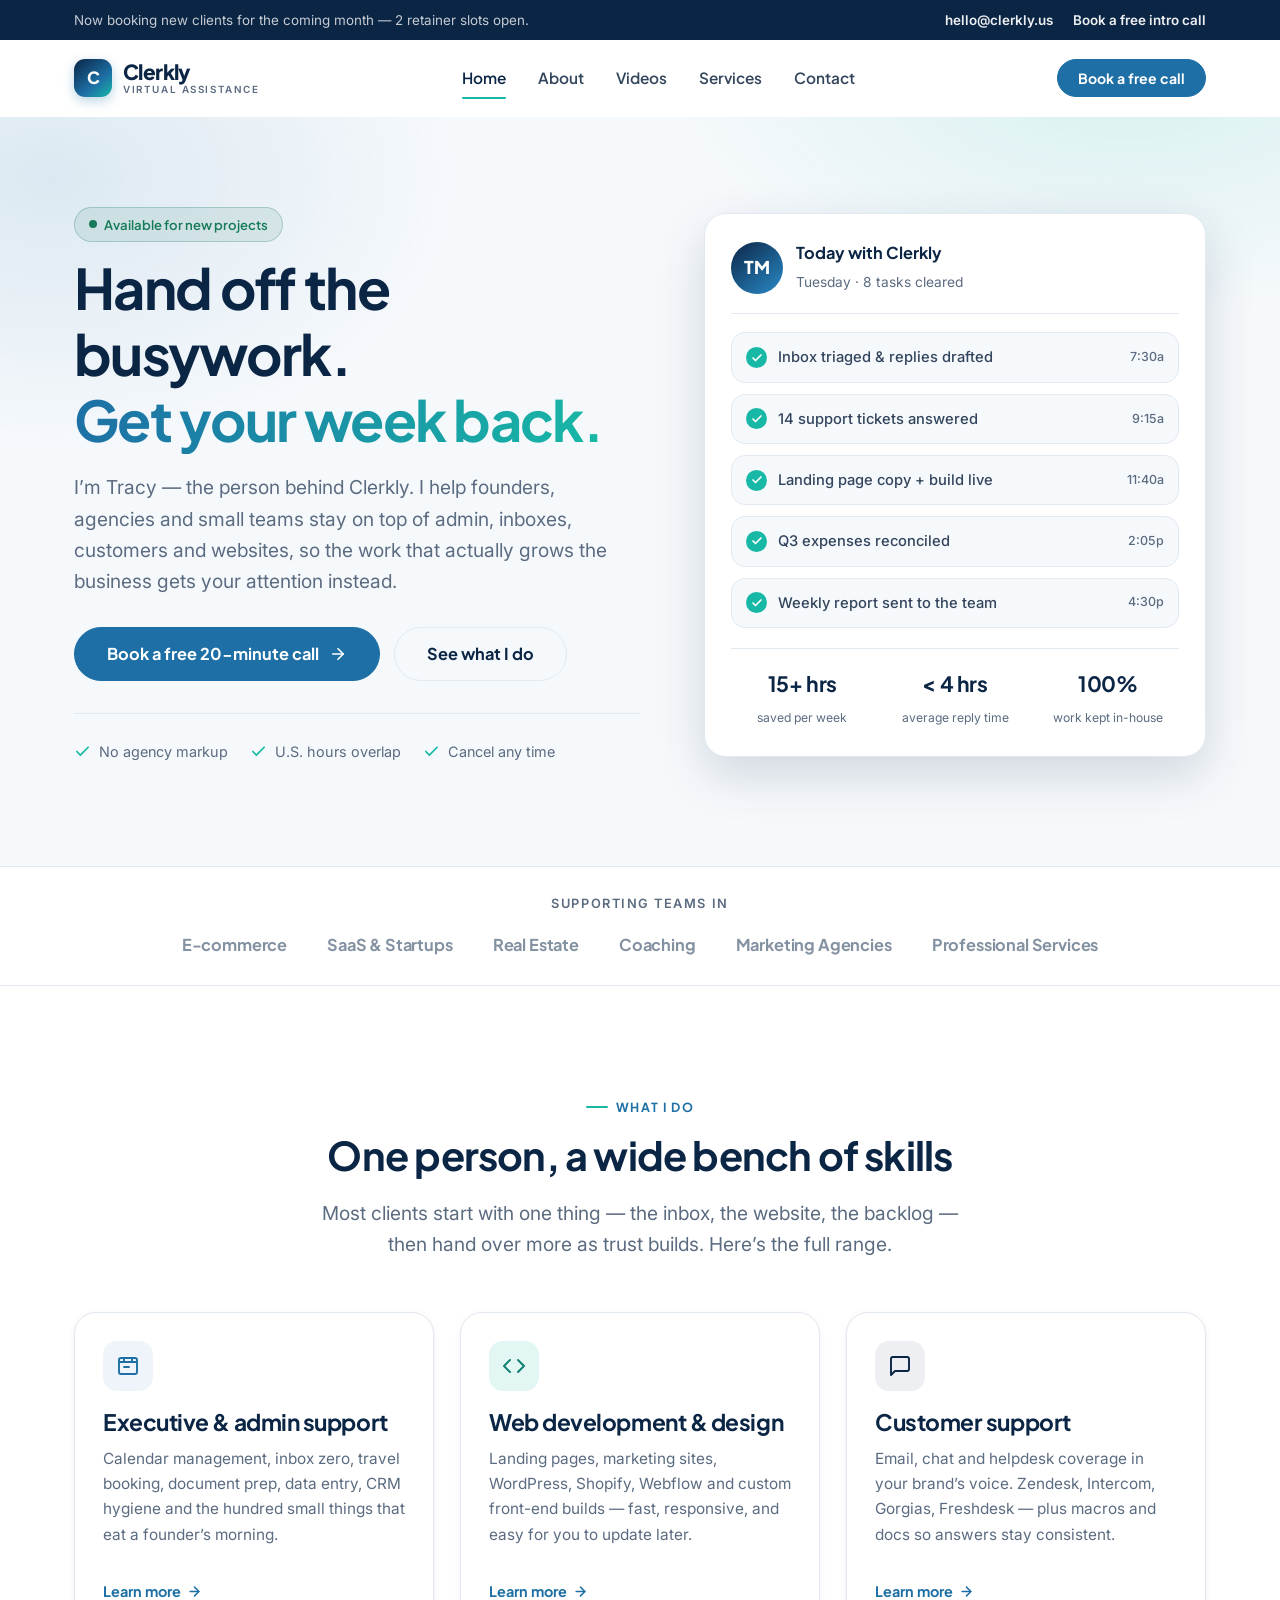
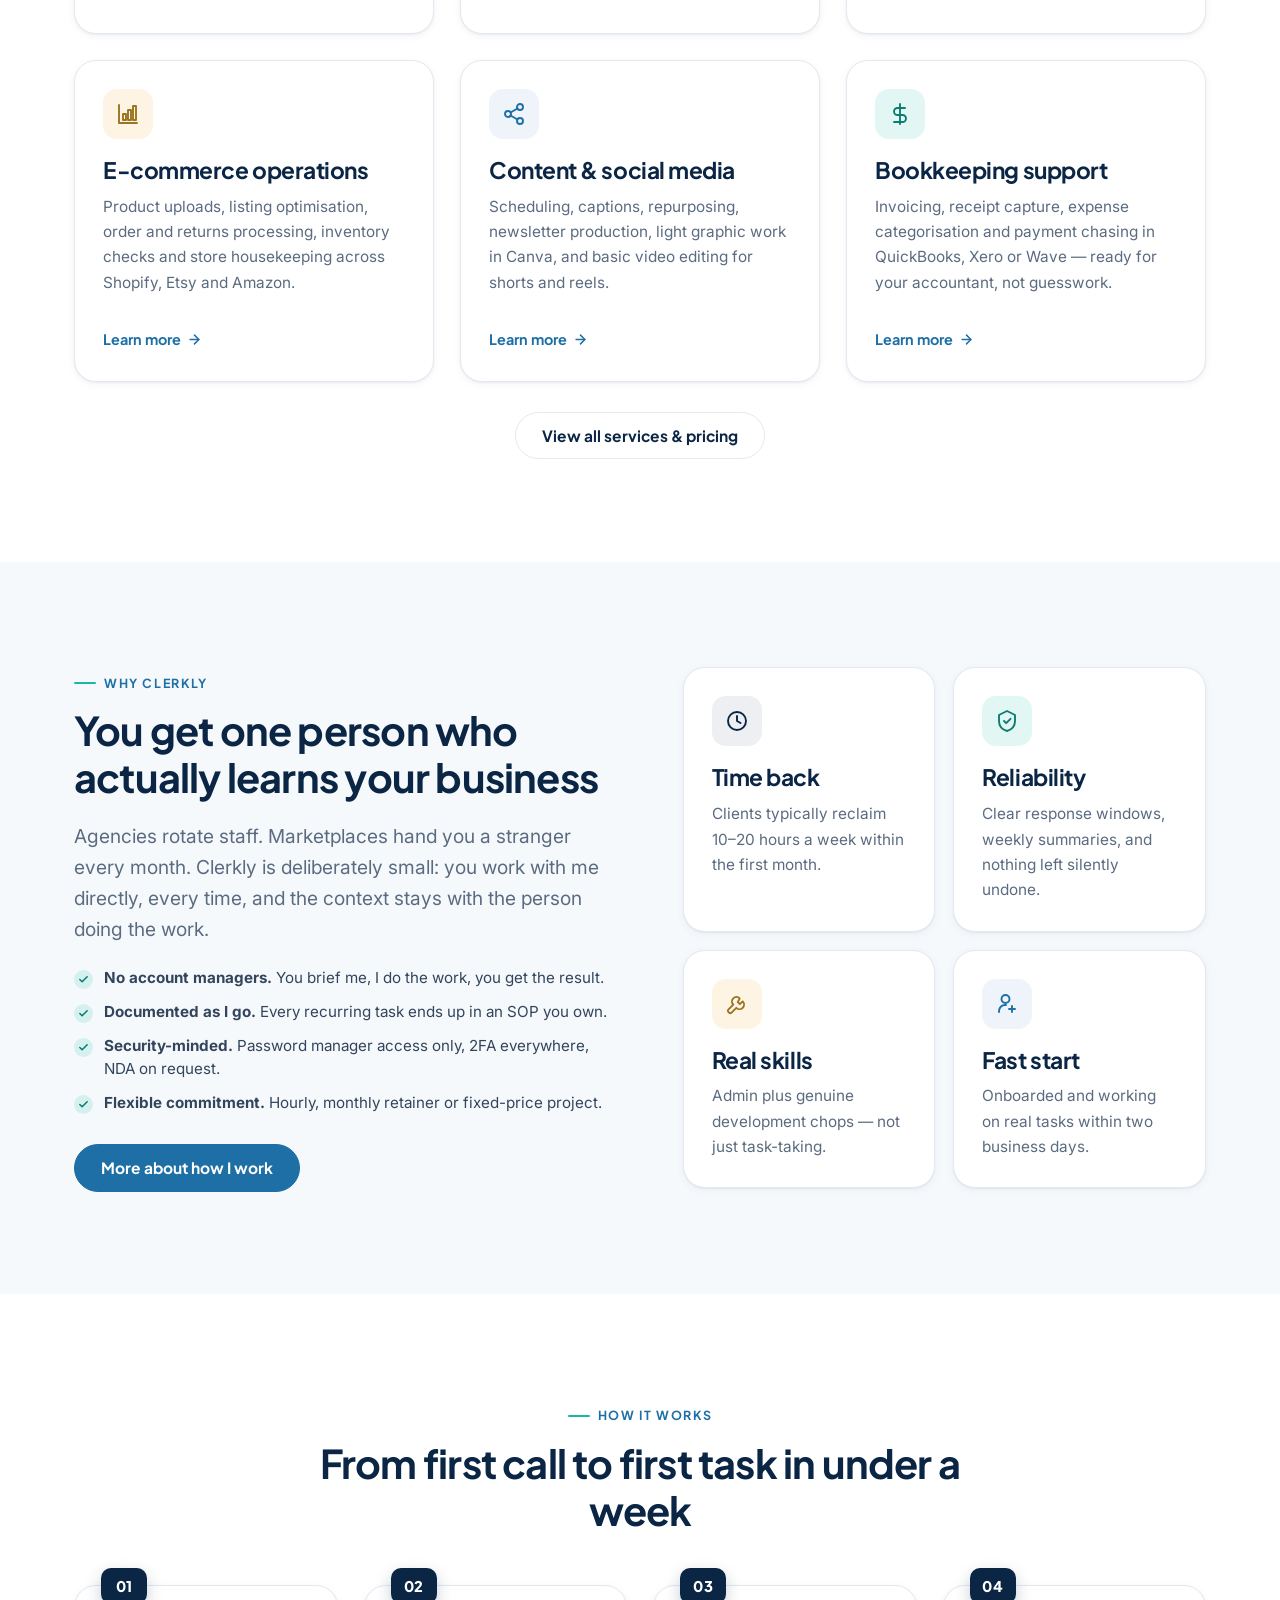
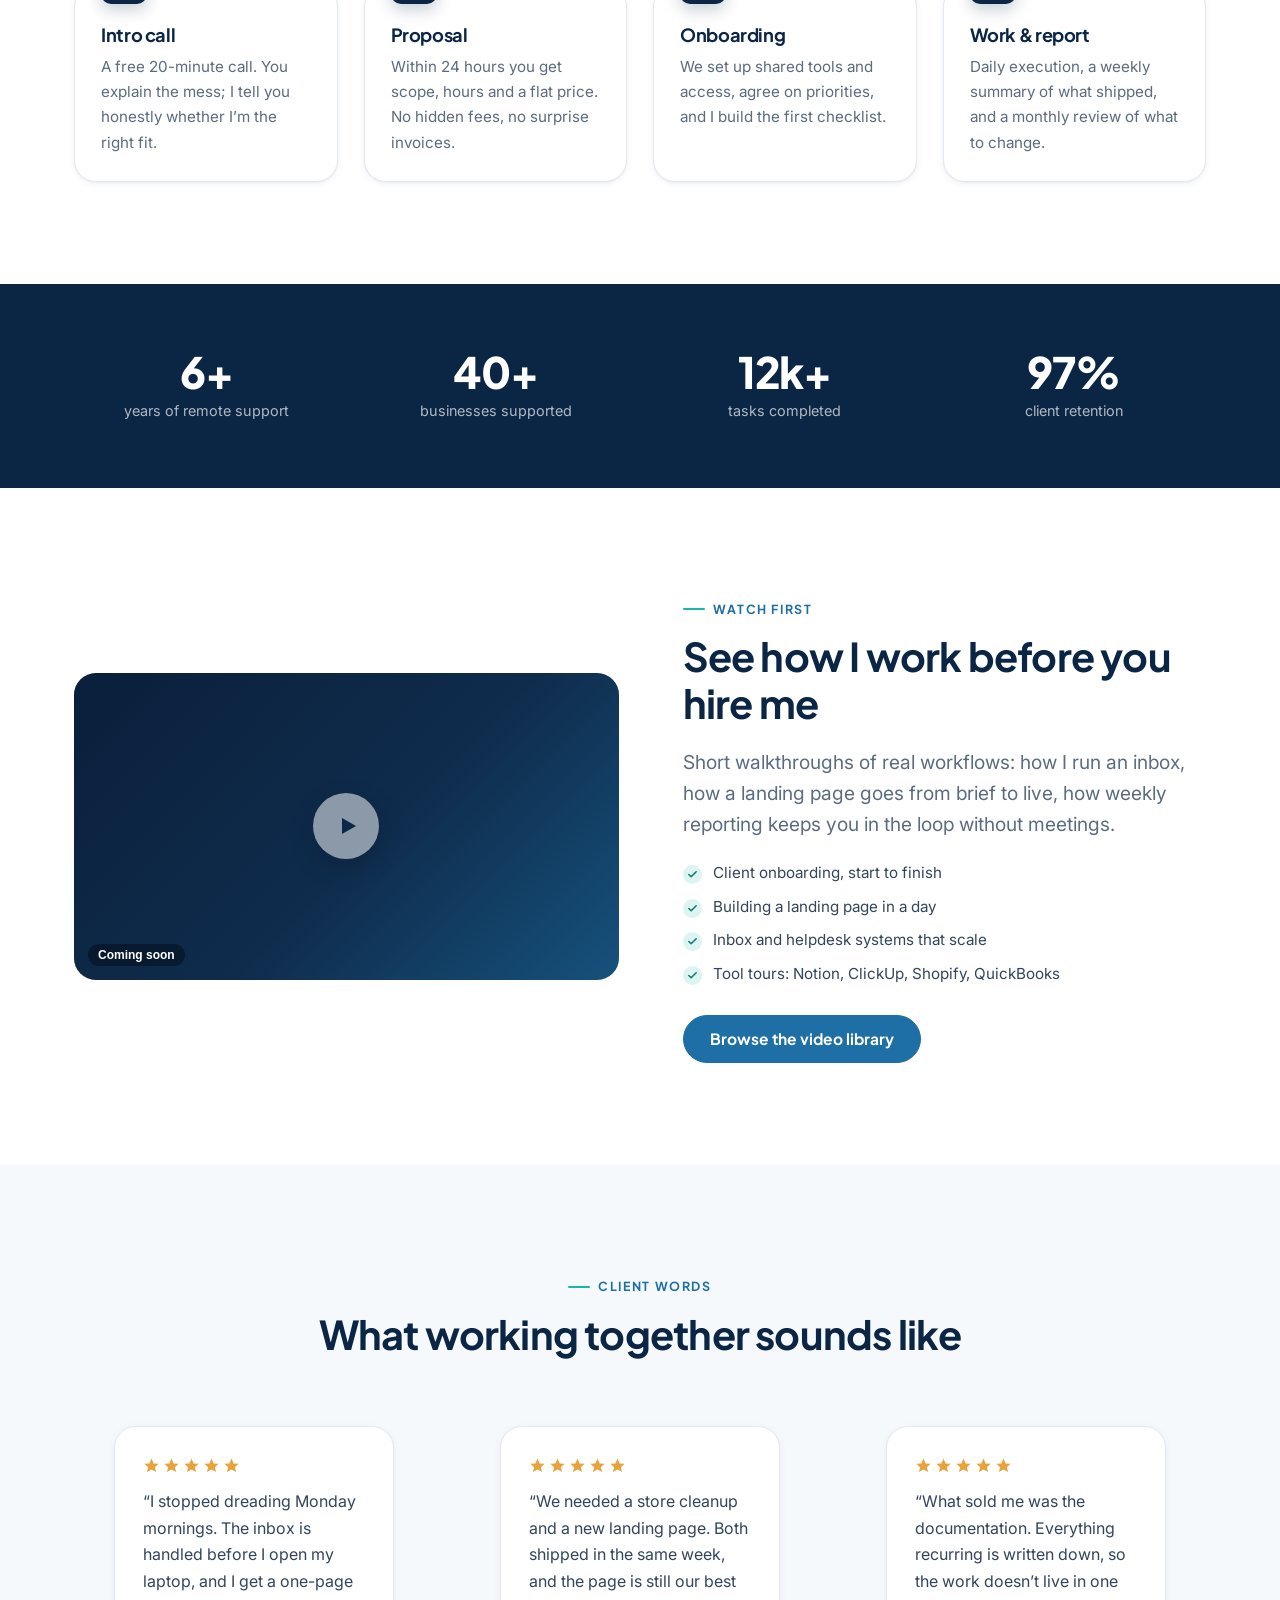
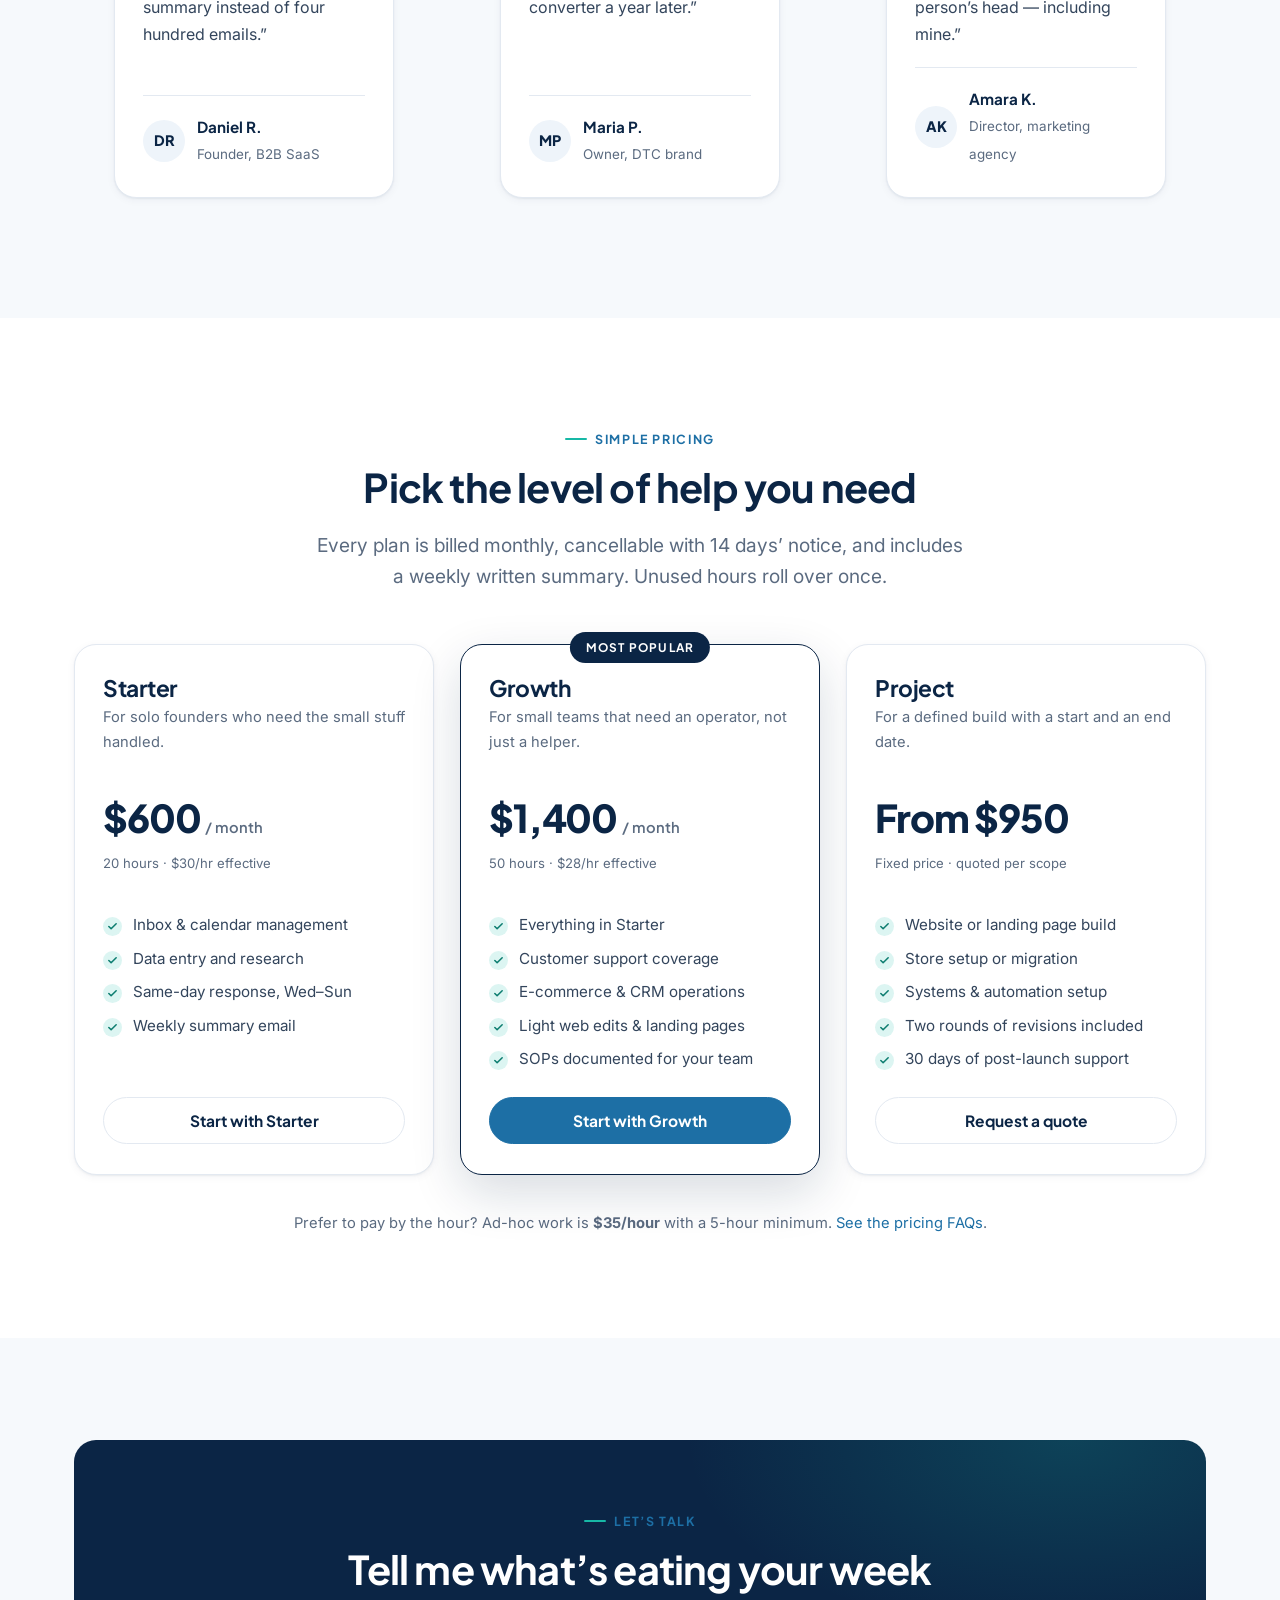
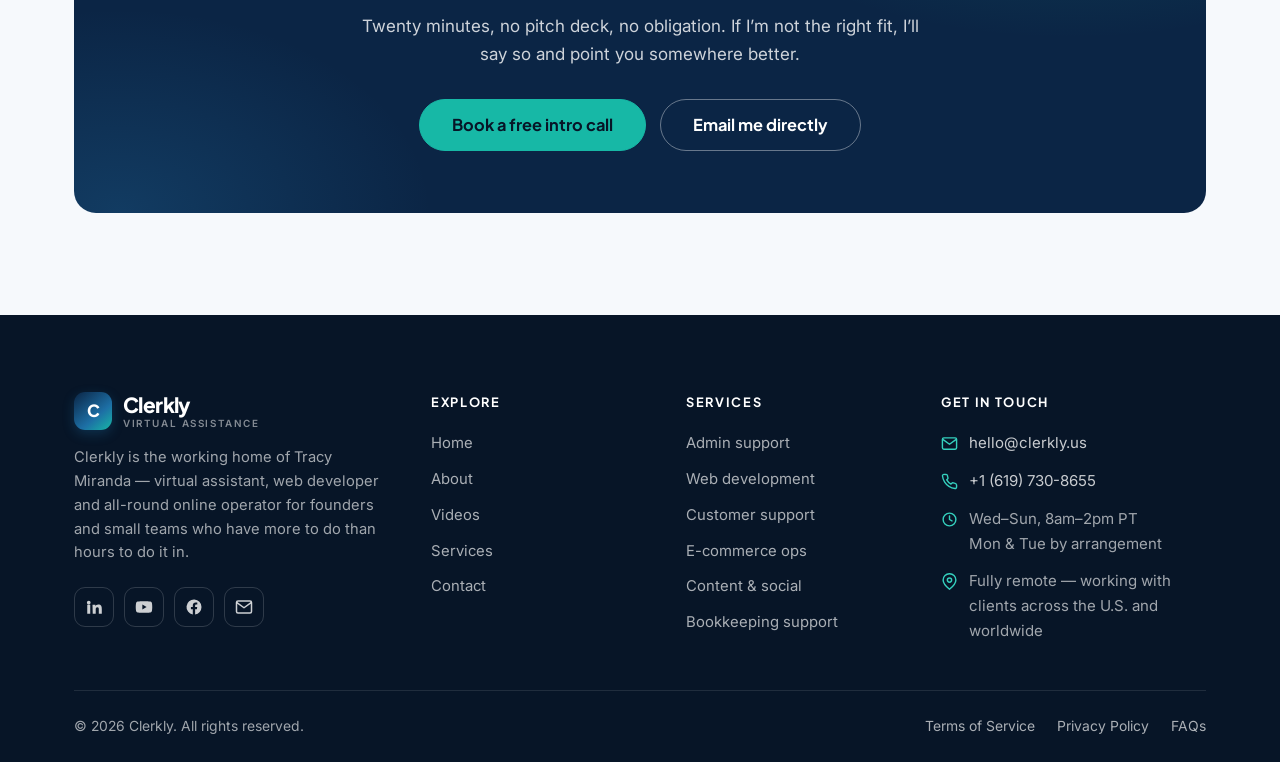
<file: index.html>
<!DOCTYPE html>
<html lang="en">
<head>
<meta charset="utf-8">
<meta name="viewport" content="width=device-width, initial-scale=1">
<title>Clerkly | Virtual Assistant, Web Developer &amp; Online Business Support</title>
<meta name="description" content="Clerkly is a one-person powerhouse for busy founders: virtual assistance, web development, admin support, customer service and online project help. Hire hourly, part-time or per project.">
<meta name="theme-color" content="#0b2545">
<link rel="canonical" href="https://clerkly.us/">

<!-- Open Graph / social -->
<meta property="og:type" content="website">
<meta property="og:site_name" content="Clerkly">
<meta property="og:title" content="Clerkly | Virtual Assistant &amp; Web Developer for Growing Businesses">
<meta property="og:description" content="Delegate the admin, the inbox, the website and the busywork. Reliable, professional support for founders and small teams.">
<meta property="og:url" content="https://clerkly.us/">
<meta property="og:image" content="https://clerkly.us/assets/img/og-cover.png">
<meta name="twitter:card" content="summary_large_image">

<link rel="icon" href="assets/img/favicon.svg" type="image/svg+xml">
<link rel="apple-touch-icon" href="assets/img/favicon.svg">

<link rel="preconnect" href="https://fonts.googleapis.com">
<link rel="preconnect" href="https://fonts.gstatic.com" crossorigin>
<link href="https://fonts.googleapis.com/css2?family=Inter:wght@400;500;600&family=Plus+Jakarta+Sans:wght@600;700;800&display=swap" rel="stylesheet">
<link rel="stylesheet" href="assets/css/styles.css">
<script src="assets/js/main.js" defer></script>

<script type="application/ld+json">
{
  "@context": "https://schema.org",
  "@type": "ProfessionalService",
  "name": "Clerkly",
  "url": "https://clerkly.us/",
  "description": "Virtual assistance, web development and online business support for founders, agencies and small teams.",
  "email": "hello@clerkly.us",
  "areaServed": "Worldwide",
  "priceRange": "$$",
  "sameAs": [
    "https://www.linkedin.com/",
    "https://www.youtube.com/"
  ]
}
</script>
</head>
<body>
<a class="skip-link" href="#main">Skip to main content</a>

<!-- ============================================================ TOP BAR -->
<div class="topbar">
  <div class="container topbar__inner">
    <span>Now booking new clients for the coming month &mdash; 2 retainer slots open.</span>
    <div class="topbar__links">
      <a href="mailto:hello@clerkly.us">hello@clerkly.us</a>
      <a href="contact.html">Book a free intro call</a>
    </div>
  </div>
</div>

<!-- ============================================================= HEADER -->
<header class="site-header">
  <div class="container">
    <nav class="nav" aria-label="Primary">
      <a class="brand" href="index.html">
        <span class="brand__mark" aria-hidden="true">C</span>
        <span class="brand__text">Clerkly<small>Virtual Assistance</small></span>
      </a>

      <ul class="nav__menu" id="primary-menu">
        <li><a class="nav__link" href="index.html">Home</a></li>
        <li><a class="nav__link" href="about.html">About</a></li>
        <li><a class="nav__link" href="videos.html">Videos</a></li>
        <li><a class="nav__link" href="services.html">Services</a></li>
        <li><a class="nav__link" href="contact.html">Contact</a></li>
        <li class="nav__cta"><a class="btn btn--primary" href="contact.html">Book a free call</a></li>
      </ul>

      <div class="nav__actions">
        <a class="btn btn--primary btn--sm" href="contact.html">Book a free call</a>
        <button class="nav__toggle" type="button" aria-expanded="false" aria-controls="primary-menu" aria-label="Open menu">
          <span></span>
        </button>
      </div>
    </nav>
  </div>
</header>

<main id="main">

  <!-- =========================================================== HERO -->
  <section class="hero">
    <div class="container hero__grid">
      <div>
        <span class="pill pill--live"><span class="dot" aria-hidden="true"></span> Available for new projects</span>
        <h1 class="mt-1">Hand off the busywork.<br><span class="accent">Get your week back.</span></h1>
        <p class="lead">
          I&rsquo;m Tracy &mdash; the person behind Clerkly. I help founders, agencies and small
          teams stay on top of admin, inboxes, customers and websites, so the work that
          actually grows the business gets your attention instead.
        </p>

        <div class="btn-row">
          <a class="btn btn--primary btn--lg" href="contact.html">
            Book a free 20-minute call
            <svg viewBox="0 0 24 24" fill="none" stroke="currentColor" stroke-width="2.2" stroke-linecap="round" stroke-linejoin="round" aria-hidden="true"><line x1="5" y1="12" x2="19" y2="12"/><polyline points="12 5 19 12 12 19"/></svg>
          </a>
          <a class="btn btn--ghost btn--lg" href="services.html">See what I do</a>
        </div>

        <div class="hero__trust">
          <span>
            <svg viewBox="0 0 24 24" fill="none" stroke="currentColor" stroke-width="2.4" stroke-linecap="round" stroke-linejoin="round" aria-hidden="true"><polyline points="20 6 9 17 4 12"/></svg>
            No agency markup
          </span>
          <span>
            <svg viewBox="0 0 24 24" fill="none" stroke="currentColor" stroke-width="2.4" stroke-linecap="round" stroke-linejoin="round" aria-hidden="true"><polyline points="20 6 9 17 4 12"/></svg>
            U.S. hours overlap
          </span>
          <span>
            <svg viewBox="0 0 24 24" fill="none" stroke="currentColor" stroke-width="2.4" stroke-linecap="round" stroke-linejoin="round" aria-hidden="true"><polyline points="20 6 9 17 4 12"/></svg>
            Cancel any time
          </span>
        </div>
      </div>

      <!-- Illustrative "today" card -->
      <div class="hero__card">
        <div class="hero__card-head">
          <span class="hero__avatar" aria-hidden="true">TM</span>
          <div>
            <strong>Today with Clerkly</strong>
            <small>Tuesday &middot; 8 tasks cleared</small>
          </div>
        </div>

        <ul class="task-list">
          <li>
            <span class="check" aria-hidden="true"><svg viewBox="0 0 24 24" fill="none" stroke="currentColor" stroke-width="3.4" stroke-linecap="round" stroke-linejoin="round"><polyline points="20 6 9 17 4 12"/></svg></span>
            Inbox triaged &amp; replies drafted
            <span class="time">7:30a</span>
          </li>
          <li>
            <span class="check" aria-hidden="true"><svg viewBox="0 0 24 24" fill="none" stroke="currentColor" stroke-width="3.4" stroke-linecap="round" stroke-linejoin="round"><polyline points="20 6 9 17 4 12"/></svg></span>
            14 support tickets answered
            <span class="time">9:15a</span>
          </li>
          <li>
            <span class="check" aria-hidden="true"><svg viewBox="0 0 24 24" fill="none" stroke="currentColor" stroke-width="3.4" stroke-linecap="round" stroke-linejoin="round"><polyline points="20 6 9 17 4 12"/></svg></span>
            Landing page copy + build live
            <span class="time">11:40a</span>
          </li>
          <li>
            <span class="check" aria-hidden="true"><svg viewBox="0 0 24 24" fill="none" stroke="currentColor" stroke-width="3.4" stroke-linecap="round" stroke-linejoin="round"><polyline points="20 6 9 17 4 12"/></svg></span>
            Q3 expenses reconciled
            <span class="time">2:05p</span>
          </li>
          <li>
            <span class="check" aria-hidden="true"><svg viewBox="0 0 24 24" fill="none" stroke="currentColor" stroke-width="3.4" stroke-linecap="round" stroke-linejoin="round"><polyline points="20 6 9 17 4 12"/></svg></span>
            Weekly report sent to the team
            <span class="time">4:30p</span>
          </li>
        </ul>

        <div class="hero__stats">
          <div><b>15+ hrs</b><span>saved per week</span></div>
          <div><b>&lt; 4 hrs</b><span>average reply time</span></div>
          <div><b>100%</b><span>work kept in-house</span></div>
        </div>
      </div>
    </div>
  </section>

  <!-- ==================================================== TRUST STRIP -->
  <div class="logostrip">
    <div class="container">
      <p class="logostrip__label">Supporting teams in</p>
      <div class="logostrip__row">
        <span>E-commerce</span>
        <span>SaaS &amp; Startups</span>
        <span>Real Estate</span>
        <span>Coaching</span>
        <span>Marketing Agencies</span>
        <span>Professional Services</span>
      </div>
    </div>
  </div>

  <!-- ======================================================= SERVICES -->
  <section class="section">
    <div class="container">
      <div class="section-head section-head--center">
        <span class="eyebrow">What I do</span>
        <h2>One person, a wide bench of skills</h2>
        <p class="lead">
          Most clients start with one thing &mdash; the inbox, the website, the backlog &mdash;
          then hand over more as trust builds. Here&rsquo;s the full range.
        </p>
      </div>

      <div class="grid grid-3">
        <article class="card card--hover reveal">
          <div class="card__icon" aria-hidden="true">
            <svg viewBox="0 0 24 24" fill="none" stroke="currentColor" stroke-width="1.9" stroke-linecap="round" stroke-linejoin="round"><rect x="3" y="4" width="18" height="16" rx="2"/><path d="M3 8h18"/><path d="M8 4v4"/><path d="M16 4v4"/><path d="M8 13h5"/></svg>
          </div>
          <h3>Executive &amp; admin support</h3>
          <p>
            Calendar management, inbox zero, travel booking, document prep, data entry,
            CRM hygiene and the hundred small things that eat a founder&rsquo;s morning.
          </p>
          <a class="card__link" href="services.html#admin">
            Learn more
            <svg viewBox="0 0 24 24" fill="none" stroke="currentColor" stroke-width="2.4" stroke-linecap="round" stroke-linejoin="round" aria-hidden="true"><line x1="5" y1="12" x2="19" y2="12"/><polyline points="12 5 19 12 12 19"/></svg>
          </a>
        </article>

        <article class="card card--hover reveal">
          <div class="card__icon card__icon--accent" aria-hidden="true">
            <svg viewBox="0 0 24 24" fill="none" stroke="currentColor" stroke-width="1.9" stroke-linecap="round" stroke-linejoin="round"><polyline points="16 18 22 12 16 6"/><polyline points="8 6 2 12 8 18"/></svg>
          </div>
          <h3>Web development &amp; design</h3>
          <p>
            Landing pages, marketing sites, WordPress, Shopify, Webflow and custom
            front-end builds &mdash; fast, responsive, and easy for you to update later.
          </p>
          <a class="card__link" href="services.html#web">
            Learn more
            <svg viewBox="0 0 24 24" fill="none" stroke="currentColor" stroke-width="2.4" stroke-linecap="round" stroke-linejoin="round" aria-hidden="true"><line x1="5" y1="12" x2="19" y2="12"/><polyline points="12 5 19 12 12 19"/></svg>
          </a>
        </article>

        <article class="card card--hover reveal">
          <div class="card__icon card__icon--navy" aria-hidden="true">
            <svg viewBox="0 0 24 24" fill="none" stroke="currentColor" stroke-width="1.9" stroke-linecap="round" stroke-linejoin="round"><path d="M21 15a2 2 0 0 1-2 2H7l-4 4V5a2 2 0 0 1 2-2h14a2 2 0 0 1 2 2z"/></svg>
          </div>
          <h3>Customer support</h3>
          <p>
            Email, chat and helpdesk coverage in your brand&rsquo;s voice. Zendesk, Intercom,
            Gorgias, Freshdesk &mdash; plus macros and docs so answers stay consistent.
          </p>
          <a class="card__link" href="services.html#support">
            Learn more
            <svg viewBox="0 0 24 24" fill="none" stroke="currentColor" stroke-width="2.4" stroke-linecap="round" stroke-linejoin="round" aria-hidden="true"><line x1="5" y1="12" x2="19" y2="12"/><polyline points="12 5 19 12 12 19"/></svg>
          </a>
        </article>

        <article class="card card--hover reveal">
          <div class="card__icon card__icon--sand" aria-hidden="true">
            <svg viewBox="0 0 24 24" fill="none" stroke="currentColor" stroke-width="1.9" stroke-linecap="round" stroke-linejoin="round"><path d="M3 3v18h18"/><rect x="7" y="12" width="3" height="6"/><rect x="12" y="8" width="3" height="10"/><rect x="17" y="4" width="3" height="14"/></svg>
          </div>
          <h3>E-commerce operations</h3>
          <p>
            Product uploads, listing optimisation, order and returns processing,
            inventory checks and store housekeeping across Shopify, Etsy and Amazon.
          </p>
          <a class="card__link" href="services.html#ecommerce">
            Learn more
            <svg viewBox="0 0 24 24" fill="none" stroke="currentColor" stroke-width="2.4" stroke-linecap="round" stroke-linejoin="round" aria-hidden="true"><line x1="5" y1="12" x2="19" y2="12"/><polyline points="12 5 19 12 12 19"/></svg>
          </a>
        </article>

        <article class="card card--hover reveal">
          <div class="card__icon" aria-hidden="true">
            <svg viewBox="0 0 24 24" fill="none" stroke="currentColor" stroke-width="1.9" stroke-linecap="round" stroke-linejoin="round"><circle cx="18" cy="5" r="3"/><circle cx="6" cy="12" r="3"/><circle cx="18" cy="19" r="3"/><line x1="8.6" y1="10.5" x2="15.4" y2="6.5"/><line x1="8.6" y1="13.5" x2="15.4" y2="17.5"/></svg>
          </div>
          <h3>Content &amp; social media</h3>
          <p>
            Scheduling, captions, repurposing, newsletter production, light graphic work
            in Canva, and basic video editing for shorts and reels.
          </p>
          <a class="card__link" href="services.html#content">
            Learn more
            <svg viewBox="0 0 24 24" fill="none" stroke="currentColor" stroke-width="2.4" stroke-linecap="round" stroke-linejoin="round" aria-hidden="true"><line x1="5" y1="12" x2="19" y2="12"/><polyline points="12 5 19 12 12 19"/></svg>
          </a>
        </article>

        <article class="card card--hover reveal">
          <div class="card__icon card__icon--accent" aria-hidden="true">
            <svg viewBox="0 0 24 24" fill="none" stroke="currentColor" stroke-width="1.9" stroke-linecap="round" stroke-linejoin="round"><path d="M12 2v20"/><path d="M17 6H9.5a3.5 3.5 0 0 0 0 7h5a3.5 3.5 0 0 1 0 7H6"/></svg>
          </div>
          <h3>Bookkeeping support</h3>
          <p>
            Invoicing, receipt capture, expense categorisation and payment chasing in
            QuickBooks, Xero or Wave &mdash; ready for your accountant, not guesswork.
          </p>
          <a class="card__link" href="services.html#books">
            Learn more
            <svg viewBox="0 0 24 24" fill="none" stroke="currentColor" stroke-width="2.4" stroke-linecap="round" stroke-linejoin="round" aria-hidden="true"><line x1="5" y1="12" x2="19" y2="12"/><polyline points="12 5 19 12 12 19"/></svg>
          </a>
        </article>
      </div>

      <div class="btn-row btn-row--center">
        <a class="btn btn--ghost" href="services.html">View all services &amp; pricing</a>
      </div>
    </div>
  </section>

  <!-- ==================================================== WHY CLERKLY -->
  <section class="section section--soft">
    <div class="container split">
      <div>
        <span class="eyebrow">Why Clerkly</span>
        <h2>You get one person who actually learns your business</h2>
        <p class="lead">
          Agencies rotate staff. Marketplaces hand you a stranger every month. Clerkly is
          deliberately small: you work with me directly, every time, and the context stays
          with the person doing the work.
        </p>
        <ul class="tick-list">
          <li><strong>No account managers.</strong> You brief me, I do the work, you get the result.</li>
          <li><strong>Documented as I go.</strong> Every recurring task ends up in an SOP you own.</li>
          <li><strong>Security-minded.</strong> Password manager access only, 2FA everywhere, NDA on request.</li>
          <li><strong>Flexible commitment.</strong> Hourly, monthly retainer or fixed-price project.</li>
        </ul>
        <div class="btn-row">
          <a class="btn btn--primary" href="about.html">More about how I work</a>
        </div>
      </div>

      <div class="split__media">
        <div class="grid grid-2" style="gap:18px">
          <div class="card">
            <div class="card__icon card__icon--navy" aria-hidden="true">
              <svg viewBox="0 0 24 24" fill="none" stroke="currentColor" stroke-width="1.9" stroke-linecap="round" stroke-linejoin="round"><circle cx="12" cy="12" r="9"/><polyline points="12 7 12 12 15.5 14"/></svg>
            </div>
            <h3>Time back</h3>
            <p>Clients typically reclaim 10&ndash;20 hours a week within the first month.</p>
          </div>
          <div class="card">
            <div class="card__icon card__icon--accent" aria-hidden="true">
              <svg viewBox="0 0 24 24" fill="none" stroke="currentColor" stroke-width="1.9" stroke-linecap="round" stroke-linejoin="round"><path d="M12 2 4 6v6c0 5 3.4 8.6 8 10 4.6-1.4 8-5 8-10V6z"/><polyline points="9 12 11.2 14.2 15.5 9.8"/></svg>
            </div>
            <h3>Reliability</h3>
            <p>Clear response windows, weekly summaries, and nothing left silently undone.</p>
          </div>
          <div class="card">
            <div class="card__icon card__icon--sand" aria-hidden="true">
              <svg viewBox="0 0 24 24" fill="none" stroke="currentColor" stroke-width="1.9" stroke-linecap="round" stroke-linejoin="round"><path d="M14.7 6.3a4.5 4.5 0 0 0-6.4 6.4l-5 5a1.5 1.5 0 0 0 0 2.1l1 1a1.5 1.5 0 0 0 2 0l5-5a4.5 4.5 0 0 0 6.4-6.4l-2.8 2.8-2.1-2.1z"/></svg>
            </div>
            <h3>Real skills</h3>
            <p>Admin plus genuine development chops &mdash; not just task-taking.</p>
          </div>
          <div class="card">
            <div class="card__icon" aria-hidden="true">
              <svg viewBox="0 0 24 24" fill="none" stroke="currentColor" stroke-width="1.9" stroke-linecap="round" stroke-linejoin="round"><path d="M4 20v-1a6 6 0 0 1 6-6h1"/><circle cx="10.5" cy="7" r="4"/><path d="M17 14v6"/><path d="M14 17h6"/></svg>
            </div>
            <h3>Fast start</h3>
            <p>Onboarded and working on real tasks within two business days.</p>
          </div>
        </div>
      </div>
    </div>
  </section>

  <!-- ==================================================== HOW IT WORKS -->
  <section class="section">
    <div class="container">
      <div class="section-head section-head--center">
        <span class="eyebrow">How it works</span>
        <h2>From first call to first task in under a week</h2>
      </div>

      <div class="grid grid-4 steps">
        <div class="step reveal">
          <h3>Intro call</h3>
          <p>A free 20-minute call. You explain the mess; I tell you honestly whether I&rsquo;m the right fit.</p>
        </div>
        <div class="step reveal">
          <h3>Proposal</h3>
          <p>Within 24 hours you get scope, hours and a flat price. No hidden fees, no surprise invoices.</p>
        </div>
        <div class="step reveal">
          <h3>Onboarding</h3>
          <p>We set up shared tools and access, agree on priorities, and I build the first checklist.</p>
        </div>
        <div class="step reveal">
          <h3>Work &amp; report</h3>
          <p>Daily execution, a weekly summary of what shipped, and a monthly review of what to change.</p>
        </div>
      </div>
    </div>
  </section>

  <!-- ======================================================= STAT BAND -->
  <section class="section section--tight section--dark">
    <div class="container">
      <div class="statband">
        <div class="statband__item">
          <b>6+</b><span>years of remote support</span>
        </div>
        <div class="statband__item">
          <b>40+</b><span>businesses supported</span>
        </div>
        <div class="statband__item">
          <b>12k+</b><span>tasks completed</span>
        </div>
        <div class="statband__item">
          <b>97%</b><span>client retention</span>
        </div>
      </div>
    </div>
  </section>

  <!-- ========================================================== VIDEOS -->
  <section class="section">
    <div class="container split">
      <div class="split__media">
        <button class="video-embed" type="button"
                data-video-id=""
                data-video-title="Meet Clerkly - a 90-second introduction"
                aria-label="Play: Meet Clerkly, a 90-second introduction"
                style="border-radius:var(--r-lg)">
          <span class="video-embed__play">
            <i aria-hidden="true">
              <svg viewBox="0 0 24 24" aria-hidden="true"><polygon points="6 4 20 12 6 20"/></svg>
            </i>
          </span>
          <span class="video-embed__label">1:32 &middot; Introduction</span>
        </button>
      </div>

      <div>
        <span class="eyebrow">Watch first</span>
        <h2>See how I work before you hire me</h2>
        <p class="lead">
          Short walkthroughs of real workflows: how I run an inbox, how a landing page goes
          from brief to live, how weekly reporting keeps you in the loop without meetings.
        </p>
        <ul class="tick-list">
          <li>Client onboarding, start to finish</li>
          <li>Building a landing page in a day</li>
          <li>Inbox and helpdesk systems that scale</li>
          <li>Tool tours: Notion, ClickUp, Shopify, QuickBooks</li>
        </ul>
        <div class="btn-row">
          <a class="btn btn--primary" href="videos.html">Browse the video library</a>
        </div>
      </div>
    </div>
  </section>

  <!-- ==================================================== TESTIMONIALS -->
  <section class="section section--soft">
    <div class="container">
      <div class="section-head section-head--center">
        <span class="eyebrow">Client words</span>
        <h2>What working together sounds like</h2>
      </div>

      <div class="grid grid-3">
        <figure class="quote reveal">
          <div class="quote__stars" aria-label="Rated 5 out of 5">
            <svg viewBox="0 0 24 24" fill="currentColor" aria-hidden="true"><polygon points="12 2 15 9 22 9.6 16.8 14.3 18.4 21.2 12 17.6 5.6 21.2 7.2 14.3 2 9.6 9 9"/></svg>
            <svg viewBox="0 0 24 24" fill="currentColor" aria-hidden="true"><polygon points="12 2 15 9 22 9.6 16.8 14.3 18.4 21.2 12 17.6 5.6 21.2 7.2 14.3 2 9.6 9 9"/></svg>
            <svg viewBox="0 0 24 24" fill="currentColor" aria-hidden="true"><polygon points="12 2 15 9 22 9.6 16.8 14.3 18.4 21.2 12 17.6 5.6 21.2 7.2 14.3 2 9.6 9 9"/></svg>
            <svg viewBox="0 0 24 24" fill="currentColor" aria-hidden="true"><polygon points="12 2 15 9 22 9.6 16.8 14.3 18.4 21.2 12 17.6 5.6 21.2 7.2 14.3 2 9.6 9 9"/></svg>
            <svg viewBox="0 0 24 24" fill="currentColor" aria-hidden="true"><polygon points="12 2 15 9 22 9.6 16.8 14.3 18.4 21.2 12 17.6 5.6 21.2 7.2 14.3 2 9.6 9 9"/></svg>
          </div>
          <blockquote>
            &ldquo;I stopped dreading Monday mornings. The inbox is handled before I open my
            laptop, and I get a one-page summary instead of four hundred emails.&rdquo;
          </blockquote>
          <figcaption class="quote__by">
            <span class="quote__avatar" aria-hidden="true">DR</span>
            <span>
              <strong>Daniel R.</strong>
              <small>Founder, B2B SaaS</small>
            </span>
          </figcaption>
        </figure>

        <figure class="quote reveal">
          <div class="quote__stars" aria-label="Rated 5 out of 5">
            <svg viewBox="0 0 24 24" fill="currentColor" aria-hidden="true"><polygon points="12 2 15 9 22 9.6 16.8 14.3 18.4 21.2 12 17.6 5.6 21.2 7.2 14.3 2 9.6 9 9"/></svg>
            <svg viewBox="0 0 24 24" fill="currentColor" aria-hidden="true"><polygon points="12 2 15 9 22 9.6 16.8 14.3 18.4 21.2 12 17.6 5.6 21.2 7.2 14.3 2 9.6 9 9"/></svg>
            <svg viewBox="0 0 24 24" fill="currentColor" aria-hidden="true"><polygon points="12 2 15 9 22 9.6 16.8 14.3 18.4 21.2 12 17.6 5.6 21.2 7.2 14.3 2 9.6 9 9"/></svg>
            <svg viewBox="0 0 24 24" fill="currentColor" aria-hidden="true"><polygon points="12 2 15 9 22 9.6 16.8 14.3 18.4 21.2 12 17.6 5.6 21.2 7.2 14.3 2 9.6 9 9"/></svg>
            <svg viewBox="0 0 24 24" fill="currentColor" aria-hidden="true"><polygon points="12 2 15 9 22 9.6 16.8 14.3 18.4 21.2 12 17.6 5.6 21.2 7.2 14.3 2 9.6 9 9"/></svg>
          </div>
          <blockquote>
            &ldquo;We needed a store cleanup and a new landing page. Both shipped in the same
            week, and the page is still our best converter a year later.&rdquo;
          </blockquote>
          <figcaption class="quote__by">
            <span class="quote__avatar" aria-hidden="true">MP</span>
            <span>
              <strong>Maria P.</strong>
              <small>Owner, DTC brand</small>
            </span>
          </figcaption>
        </figure>

        <figure class="quote reveal">
          <div class="quote__stars" aria-label="Rated 5 out of 5">
            <svg viewBox="0 0 24 24" fill="currentColor" aria-hidden="true"><polygon points="12 2 15 9 22 9.6 16.8 14.3 18.4 21.2 12 17.6 5.6 21.2 7.2 14.3 2 9.6 9 9"/></svg>
            <svg viewBox="0 0 24 24" fill="currentColor" aria-hidden="true"><polygon points="12 2 15 9 22 9.6 16.8 14.3 18.4 21.2 12 17.6 5.6 21.2 7.2 14.3 2 9.6 9 9"/></svg>
            <svg viewBox="0 0 24 24" fill="currentColor" aria-hidden="true"><polygon points="12 2 15 9 22 9.6 16.8 14.3 18.4 21.2 12 17.6 5.6 21.2 7.2 14.3 2 9.6 9 9"/></svg>
            <svg viewBox="0 0 24 24" fill="currentColor" aria-hidden="true"><polygon points="12 2 15 9 22 9.6 16.8 14.3 18.4 21.2 12 17.6 5.6 21.2 7.2 14.3 2 9.6 9 9"/></svg>
            <svg viewBox="0 0 24 24" fill="currentColor" aria-hidden="true"><polygon points="12 2 15 9 22 9.6 16.8 14.3 18.4 21.2 12 17.6 5.6 21.2 7.2 14.3 2 9.6 9 9"/></svg>
          </div>
          <blockquote>
            &ldquo;What sold me was the documentation. Everything recurring is written down,
            so the work doesn&rsquo;t live in one person&rsquo;s head &mdash; including mine.&rdquo;
          </blockquote>
          <figcaption class="quote__by">
            <span class="quote__avatar" aria-hidden="true">AK</span>
            <span>
              <strong>Amara K.</strong>
              <small>Director, marketing agency</small>
            </span>
          </figcaption>
        </figure>
      </div>
    </div>
  </section>

  <!-- ========================================================= PRICING -->
  <section class="section">
    <div class="container">
      <div class="section-head section-head--center">
        <span class="eyebrow">Simple pricing</span>
        <h2>Pick the level of help you need</h2>
        <p class="lead">
          Every plan is billed monthly, cancellable with 14 days&rsquo; notice, and includes a
          weekly written summary. Unused hours roll over once.
        </p>
      </div>

      <div class="grid grid-3">
        <div class="price-card reveal">
          <h3>Starter</h3>
          <p class="price-card__desc">For solo founders who need the small stuff handled.</p>
          <div class="price-card__price"><b>$600</b><span>/ month</span></div>
          <p class="price-card__note">20 hours &middot; $30/hr effective</p>
          <ul class="tick-list">
            <li>Inbox &amp; calendar management</li>
            <li>Data entry and research</li>
            <li>Same-day response, Wed&ndash;Sun</li>
            <li>Weekly summary email</li>
          </ul>
          <a class="btn btn--ghost btn--block" href="contact.html?plan=starter">Start with Starter</a>
        </div>

        <div class="price-card price-card--featured reveal">
          <span class="price-card__tag">Most popular</span>
          <h3>Growth</h3>
          <p class="price-card__desc">For small teams that need an operator, not just a helper.</p>
          <div class="price-card__price"><b>$1,400</b><span>/ month</span></div>
          <p class="price-card__note">50 hours &middot; $28/hr effective</p>
          <ul class="tick-list">
            <li>Everything in Starter</li>
            <li>Customer support coverage</li>
            <li>E-commerce &amp; CRM operations</li>
            <li>Light web edits &amp; landing pages</li>
            <li>SOPs documented for your team</li>
          </ul>
          <a class="btn btn--primary btn--block" href="contact.html?plan=growth">Start with Growth</a>
        </div>

        <div class="price-card reveal">
          <h3>Project</h3>
          <p class="price-card__desc">For a defined build with a start and an end date.</p>
          <div class="price-card__price"><b>From $950</b></div>
          <p class="price-card__note">Fixed price &middot; quoted per scope</p>
          <ul class="tick-list">
            <li>Website or landing page build</li>
            <li>Store setup or migration</li>
            <li>Systems &amp; automation setup</li>
            <li>Two rounds of revisions included</li>
            <li>30 days of post-launch support</li>
          </ul>
          <a class="btn btn--ghost btn--block" href="contact.html?plan=project">Request a quote</a>
        </div>
      </div>

      <p class="text-center mt-3" style="font-size:.92rem;color:var(--muted)">
        Prefer to pay by the hour? Ad-hoc work is <strong>$35/hour</strong> with a 5-hour minimum.
        <a href="faqs.html">See the pricing FAQs</a>.
      </p>
    </div>
  </section>

  <!-- ============================================================= CTA -->
  <section class="section section--soft">
    <div class="container">
      <div class="cta-band">
        <span class="eyebrow">Let&rsquo;s talk</span>
        <h2>Tell me what&rsquo;s eating your week</h2>
        <p>
          Twenty minutes, no pitch deck, no obligation. If I&rsquo;m not the right fit, I&rsquo;ll
          say so and point you somewhere better.
        </p>
        <div class="btn-row btn-row--center">
          <a class="btn btn--accent btn--lg" href="contact.html">Book a free intro call</a>
          <a class="btn btn--outline-light btn--lg" href="mailto:hello@clerkly.us">Email me directly</a>
        </div>
      </div>
    </div>
  </section>

</main>

<!-- ============================================================= FOOTER -->
<footer class="site-footer">
  <div class="container">
    <div class="footer__grid">
      <div>
        <a class="brand" href="index.html">
          <span class="brand__mark" aria-hidden="true">C</span>
          <span class="brand__text">Clerkly<small>Virtual Assistance</small></span>
        </a>
        <p class="footer__about">
          Clerkly is the working home of Tracy Miranda &mdash; virtual assistant, web
          developer and all-round online operator for founders and small teams who
          have more to do than hours to do it in.
        </p>
        <div class="socials">
          <a href="https://www.linkedin.com/" aria-label="LinkedIn" rel="noopener" target="_blank">
            <svg viewBox="0 0 24 24" fill="currentColor" aria-hidden="true"><path d="M4.98 3.5a2.5 2.5 0 1 1 0 5 2.5 2.5 0 0 1 0-5zM3 9h4v12H3zM10 9h3.8v1.7h.05c.53-.95 1.83-1.95 3.77-1.95 4.03 0 4.78 2.5 4.78 5.76V21h-4v-5.6c0-1.34-.03-3.06-1.9-3.06-1.9 0-2.2 1.45-2.2 2.96V21h-4z"/></svg>
          </a>
          <a href="https://www.youtube.com/" aria-label="YouTube" rel="noopener" target="_blank">
            <svg viewBox="0 0 24 24" fill="currentColor" aria-hidden="true"><path d="M23 12s0-3.6-.46-5.32a2.77 2.77 0 0 0-1.95-1.96C18.87 4.25 12 4.25 12 4.25s-6.87 0-8.59.47a2.77 2.77 0 0 0-1.95 1.96C1 8.4 1 12 1 12s0 3.6.46 5.32a2.77 2.77 0 0 0 1.95 1.96c1.72.47 8.59.47 8.59.47s6.87 0 8.59-.47a2.77 2.77 0 0 0 1.95-1.96C23 15.6 23 12 23 12zM9.8 15.3V8.7l5.7 3.3z"/></svg>
          </a>
          <a href="https://www.facebook.com/" aria-label="Facebook" rel="noopener" target="_blank">
            <svg viewBox="0 0 24 24" fill="currentColor" aria-hidden="true"><path d="M22 12a10 10 0 1 0-11.6 9.9v-7H7.9V12h2.5V9.8c0-2.5 1.5-3.9 3.8-3.9 1.1 0 2.2.2 2.2.2v2.5h-1.3c-1.2 0-1.6.76-1.6 1.55V12h2.8l-.45 2.9h-2.35v7A10 10 0 0 0 22 12z"/></svg>
          </a>
          <a href="mailto:hello@clerkly.us" aria-label="Email Clerkly">
            <svg viewBox="0 0 24 24" fill="none" stroke="currentColor" stroke-width="2" stroke-linecap="round" stroke-linejoin="round" aria-hidden="true"><rect x="2" y="4" width="20" height="16" rx="2"/><polyline points="3 6.5 12 13 21 6.5"/></svg>
          </a>
        </div>
      </div>

      <div>
        <p class="footer__title">Explore</p>
        <ul class="footer__links">
          <li><a href="index.html">Home</a></li>
          <li><a href="about.html">About</a></li>
          <li><a href="videos.html">Videos</a></li>
          <li><a href="services.html">Services</a></li>
          <li><a href="contact.html">Contact</a></li>
        </ul>
      </div>

      <div>
        <p class="footer__title">Services</p>
        <ul class="footer__links">
          <li><a href="services.html#admin">Admin support</a></li>
          <li><a href="services.html#web">Web development</a></li>
          <li><a href="services.html#support">Customer support</a></li>
          <li><a href="services.html#ecommerce">E-commerce ops</a></li>
          <li><a href="services.html#content">Content &amp; social</a></li>
          <li><a href="services.html#books">Bookkeeping support</a></li>
        </ul>
      </div>

      <div>
        <p class="footer__title">Get in touch</p>
        <ul class="footer__contact">
          <li>
            <svg viewBox="0 0 24 24" fill="none" stroke="currentColor" stroke-width="2" stroke-linecap="round" stroke-linejoin="round" aria-hidden="true"><rect x="2" y="4" width="20" height="16" rx="2"/><polyline points="3 6.5 12 13 21 6.5"/></svg>
            <a href="mailto:hello@clerkly.us">hello@clerkly.us</a>
          </li>
          <li>
            <svg viewBox="0 0 24 24" fill="none" stroke="currentColor" stroke-width="2" stroke-linecap="round" stroke-linejoin="round" aria-hidden="true"><path d="M22 16.9v3a2 2 0 0 1-2.2 2 19.8 19.8 0 0 1-8.6-3.1 19.5 19.5 0 0 1-6-6A19.8 19.8 0 0 1 2.1 4.2 2 2 0 0 1 4.1 2h3a2 2 0 0 1 2 1.7c.12.9.35 1.8.67 2.6a2 2 0 0 1-.45 2.1L8.1 9.6a16 16 0 0 0 6 6l1.2-1.2a2 2 0 0 1 2.1-.45c.84.32 1.7.55 2.6.67a2 2 0 0 1 1.7 2z"/></svg>
            <a href="tel:+16197308655">+1 (619) 730-8655</a>
          </li>
          <li>
            <svg viewBox="0 0 24 24" fill="none" stroke="currentColor" stroke-width="2" stroke-linecap="round" stroke-linejoin="round" aria-hidden="true"><circle cx="12" cy="12" r="9"/><polyline points="12 7 12 12 15.5 14"/></svg>
            <span>Wed&ndash;Sun, 8am&ndash;2pm PT<br>Mon &amp; Tue by arrangement</span>
          </li>
          <li>
            <svg viewBox="0 0 24 24" fill="none" stroke="currentColor" stroke-width="2" stroke-linecap="round" stroke-linejoin="round" aria-hidden="true"><path d="M21 10c0 6-9 13-9 13S3 16 3 10a9 9 0 1 1 18 0z"/><circle cx="12" cy="10" r="3"/></svg>
            <span>Fully remote &mdash; working with clients across the U.S. and worldwide</span>
          </li>
        </ul>
      </div>
    </div>

    <div class="footer__bottom">
      <p class="mb-0">&copy; <span data-year>2026</span> Clerkly. All rights reserved.</p>
      <ul class="footer__legal">
        <li><a href="terms.html">Terms of Service</a></li>
        <li><a href="privacy.html">Privacy Policy</a></li>
        <li><a href="faqs.html">FAQs</a></li>
      </ul>
    </div>
  </div>
</footer>

<button class="to-top" type="button" aria-label="Back to top">
  <svg viewBox="0 0 24 24" fill="none" stroke="currentColor" stroke-width="2.4" stroke-linecap="round" stroke-linejoin="round" aria-hidden="true"><line x1="12" y1="19" x2="12" y2="5"/><polyline points="5 12 12 5 19 12"/></svg>
</button>

</body>
</html>
</file>
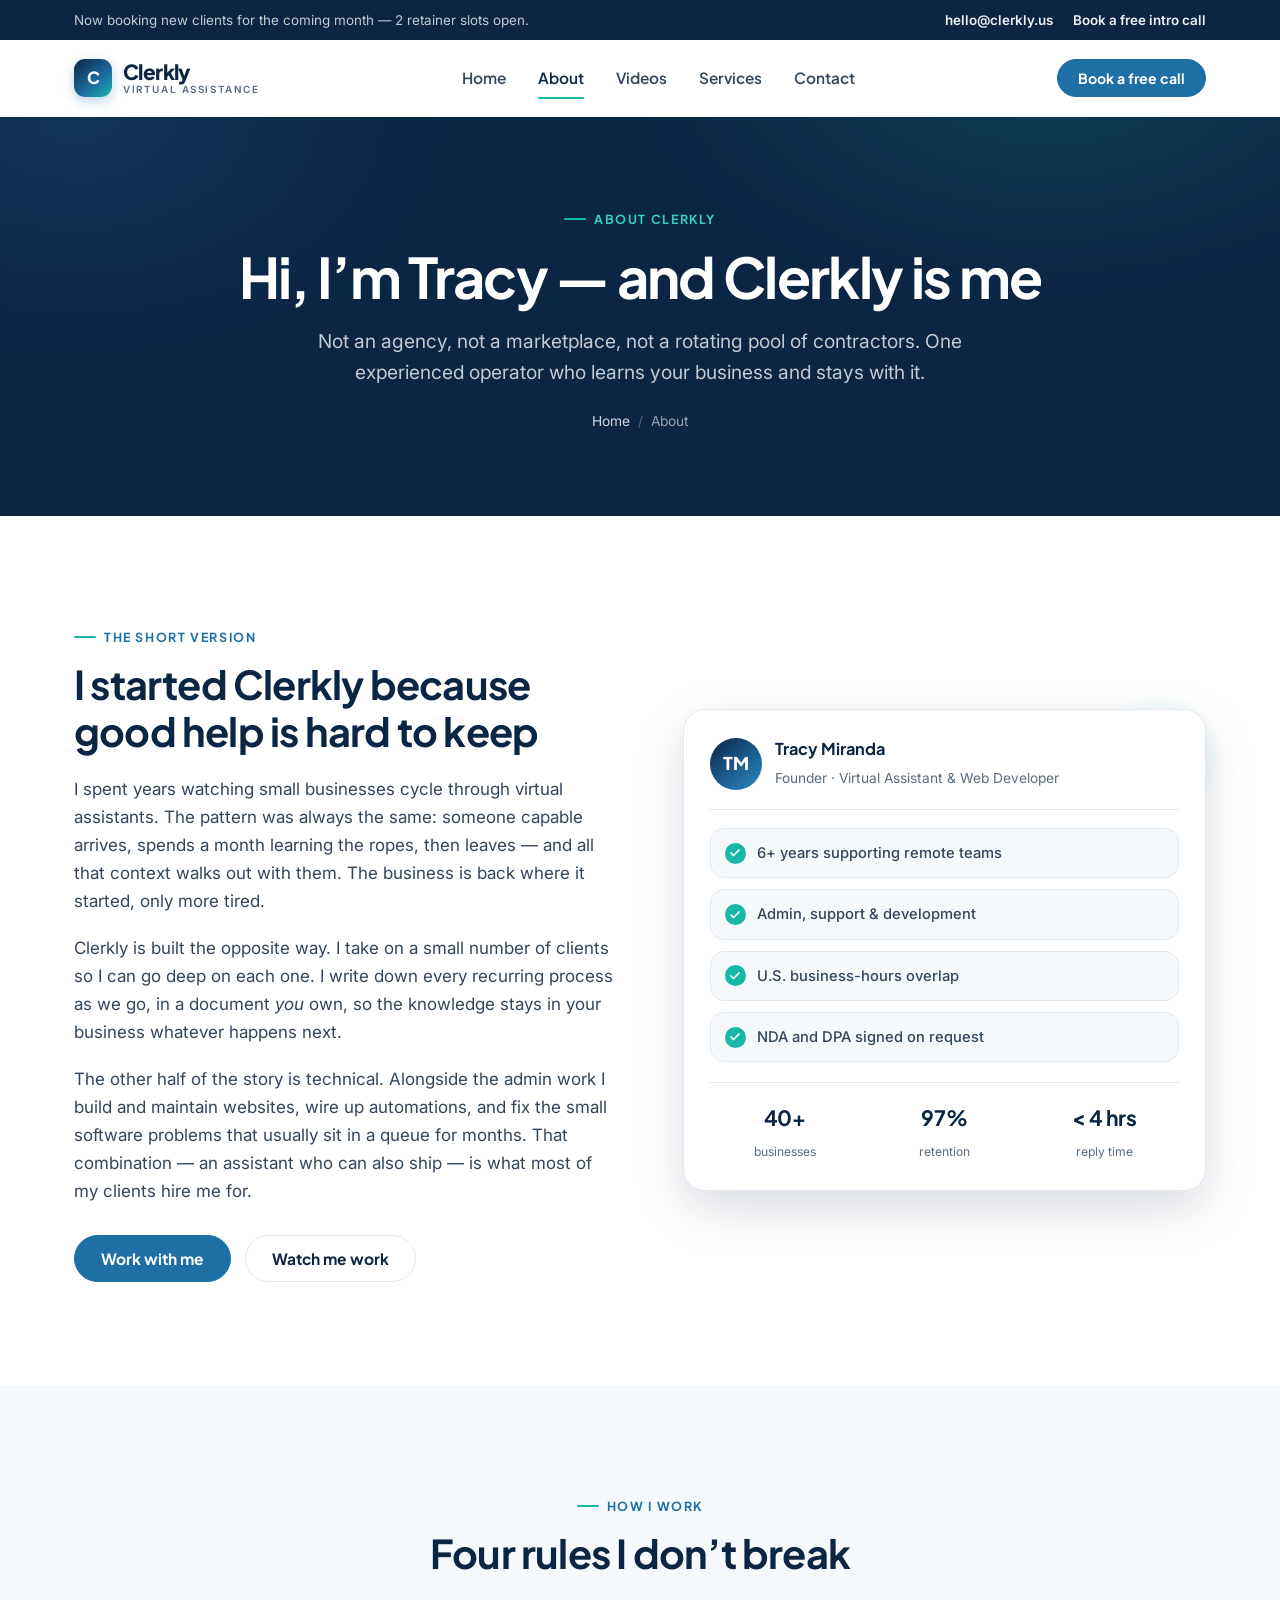
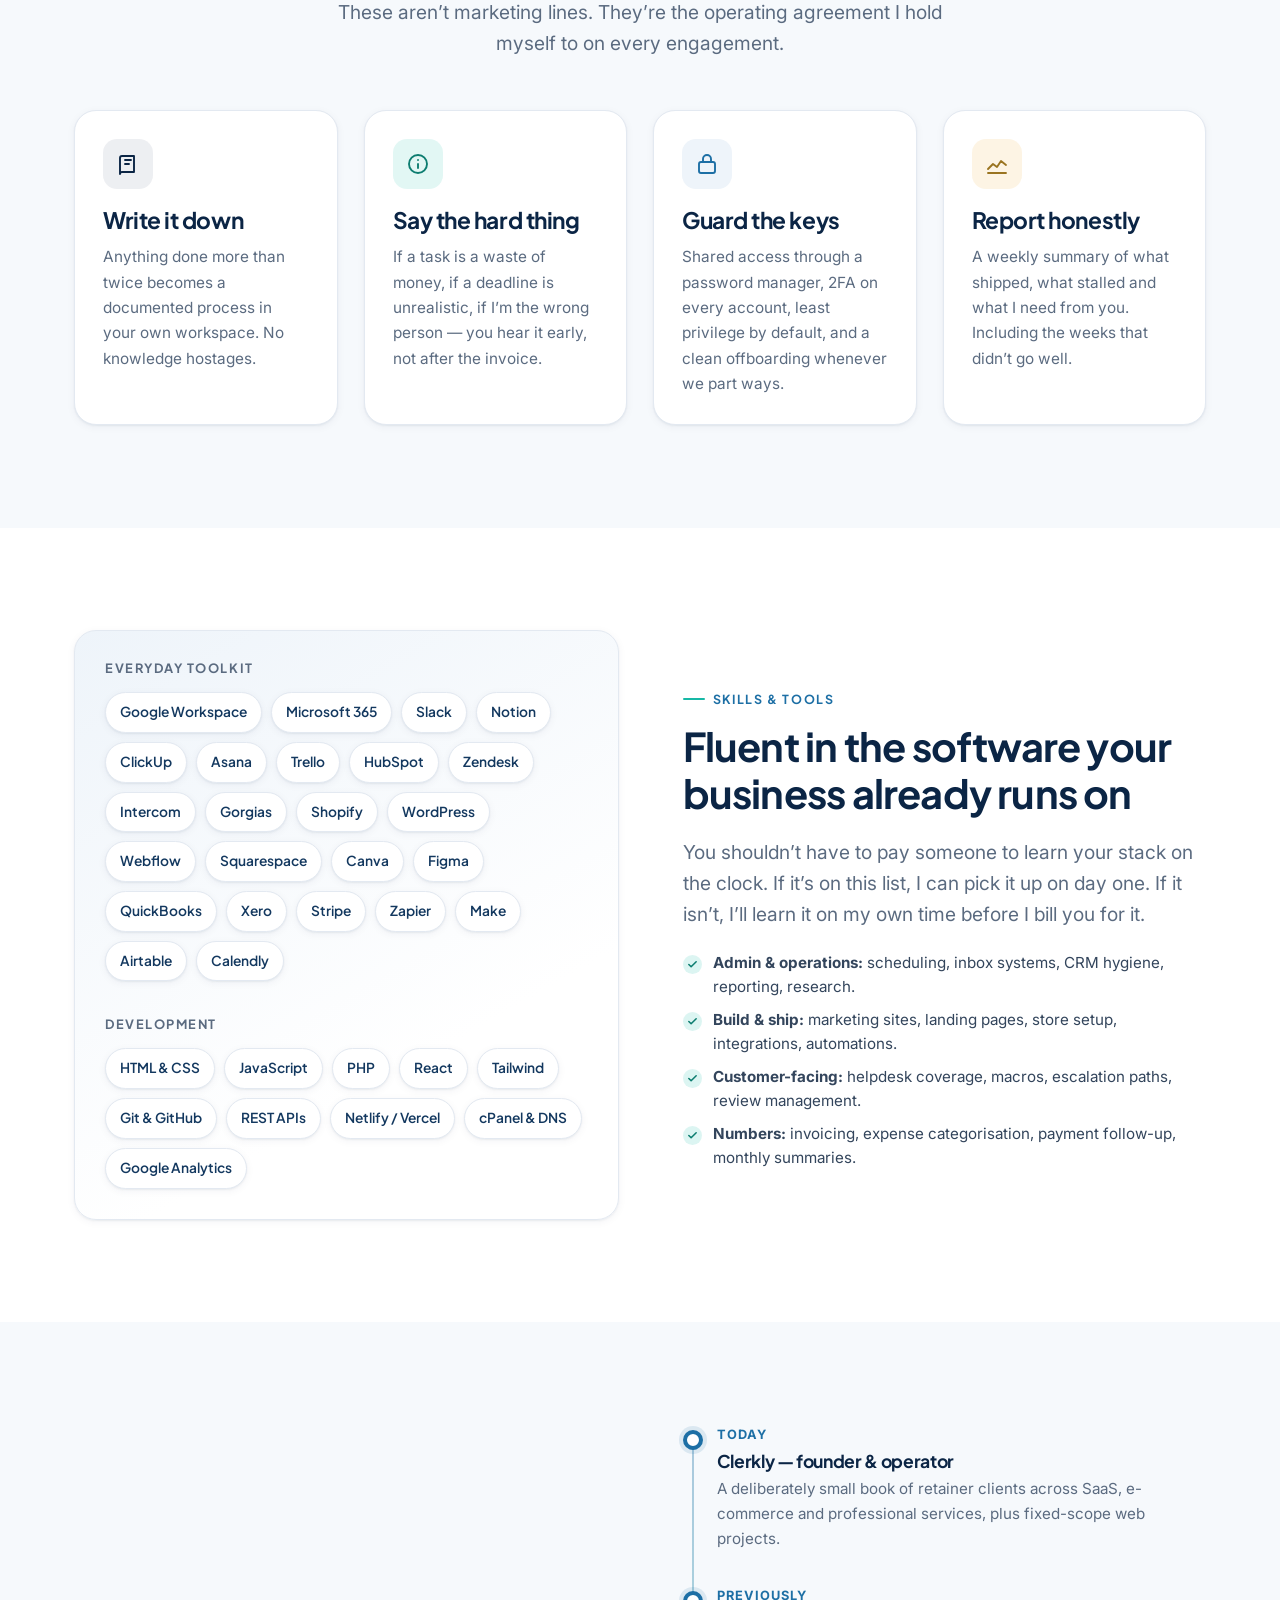
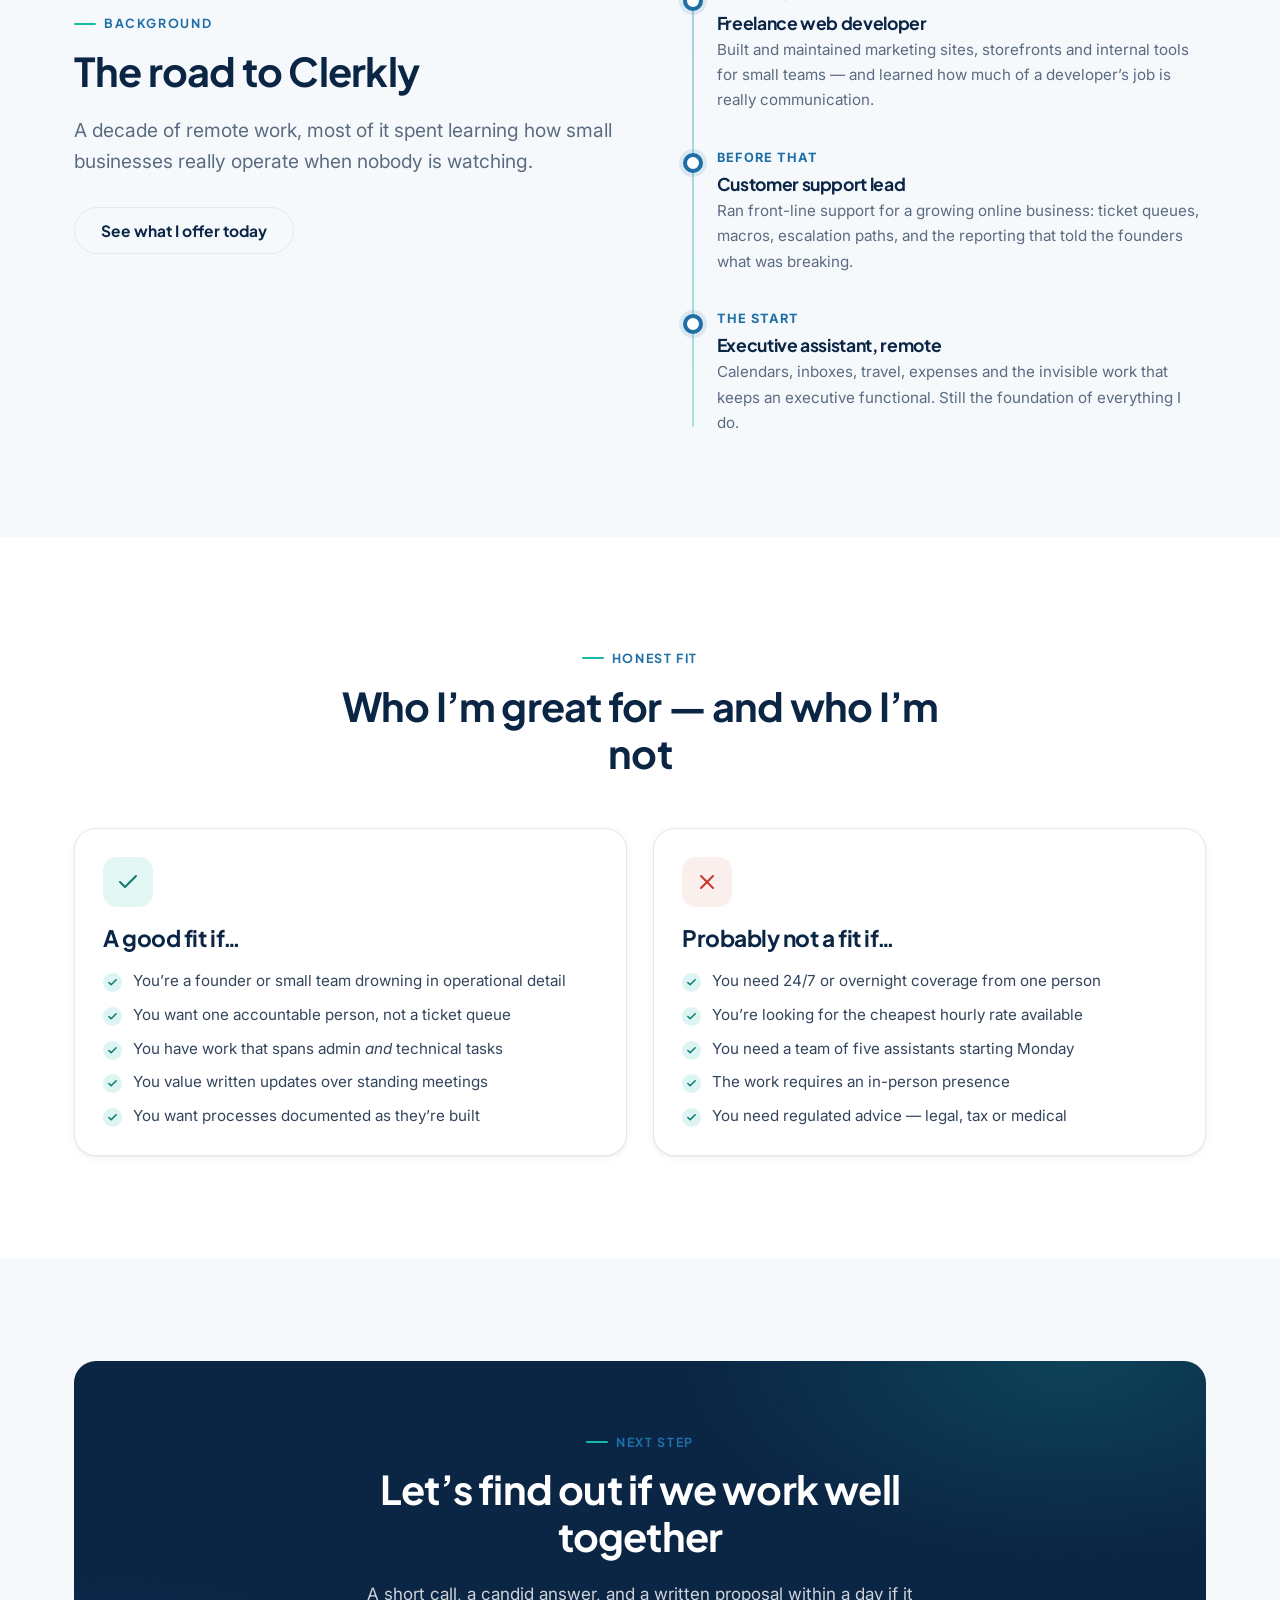
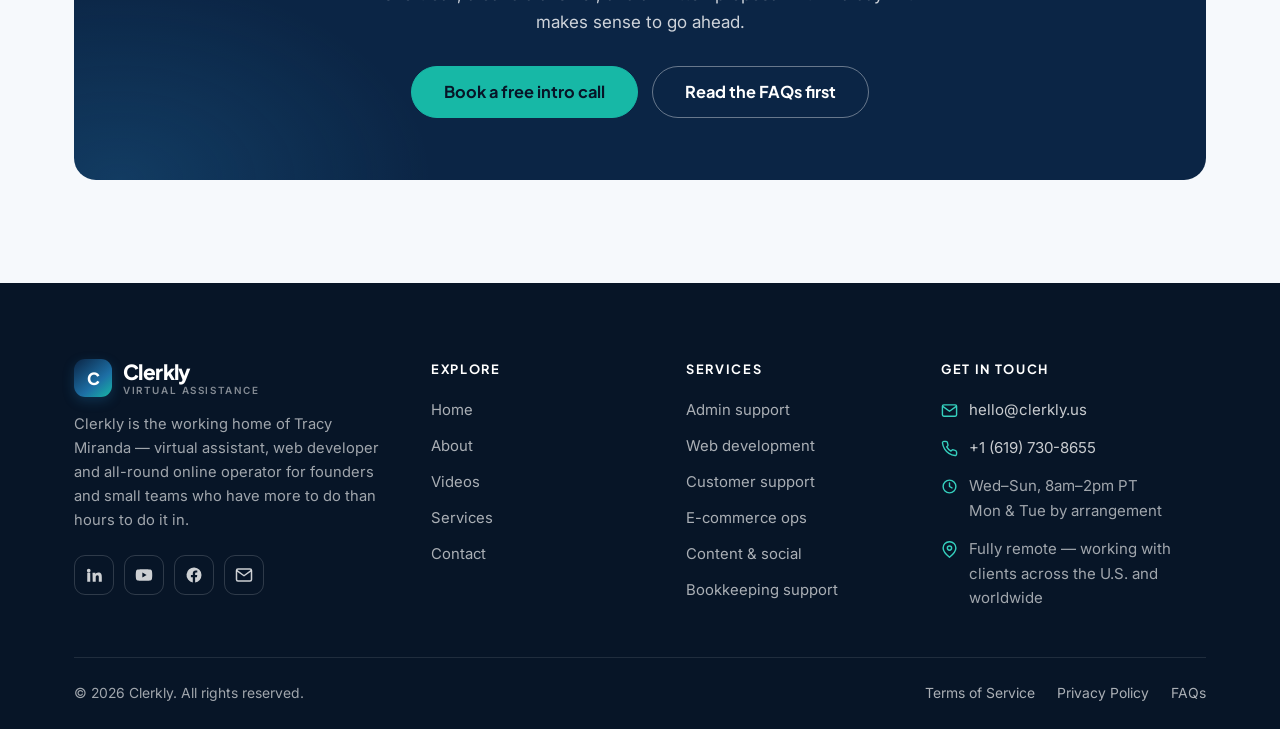
<file: about.html>
<!DOCTYPE html>
<html lang="en">
<head>
<meta charset="utf-8">
<meta name="viewport" content="width=device-width, initial-scale=1">
<title>About | Clerkly &mdash; The Person Behind the Business</title>
<meta name="description" content="Meet the virtual assistant and web developer behind Clerkly: how I work, the tools I use, the standards I hold, and why small teams keep me on retainer.">
<meta name="theme-color" content="#0b2545">
<link rel="canonical" href="https://clerkly.us/about.html">

<meta property="og:type" content="profile">
<meta property="og:site_name" content="Clerkly">
<meta property="og:title" content="About Clerkly | Virtual Assistant &amp; Web Developer">
<meta property="og:description" content="One person, a wide bench of skills, and a habit of writing everything down. Here is how I work.">
<meta property="og:url" content="https://clerkly.us/about.html">
<meta property="og:image" content="https://clerkly.us/assets/img/og-cover.png">
<meta name="twitter:card" content="summary_large_image">

<link rel="icon" href="assets/img/favicon.svg" type="image/svg+xml">
<link rel="apple-touch-icon" href="assets/img/favicon.svg">

<link rel="preconnect" href="https://fonts.googleapis.com">
<link rel="preconnect" href="https://fonts.gstatic.com" crossorigin>
<link href="https://fonts.googleapis.com/css2?family=Inter:wght@400;500;600&family=Plus+Jakarta+Sans:wght@600;700;800&display=swap" rel="stylesheet">
<link rel="stylesheet" href="assets/css/styles.css">
<script src="assets/js/main.js" defer></script>
</head>
<body>
<a class="skip-link" href="#main">Skip to main content</a>

<div class="topbar">
  <div class="container topbar__inner">
    <span>Now booking new clients for the coming month &mdash; 2 retainer slots open.</span>
    <div class="topbar__links">
      <a href="mailto:hello@clerkly.us">hello@clerkly.us</a>
      <a href="contact.html">Book a free intro call</a>
    </div>
  </div>
</div>

<header class="site-header">
  <div class="container">
    <nav class="nav" aria-label="Primary">
      <a class="brand" href="index.html">
        <span class="brand__mark" aria-hidden="true">C</span>
        <span class="brand__text">Clerkly<small>Virtual Assistance</small></span>
      </a>

      <ul class="nav__menu" id="primary-menu">
        <li><a class="nav__link" href="index.html">Home</a></li>
        <li><a class="nav__link" href="about.html">About</a></li>
        <li><a class="nav__link" href="videos.html">Videos</a></li>
        <li><a class="nav__link" href="services.html">Services</a></li>
        <li><a class="nav__link" href="contact.html">Contact</a></li>
        <li class="nav__cta"><a class="btn btn--primary" href="contact.html">Book a free call</a></li>
      </ul>

      <div class="nav__actions">
        <a class="btn btn--primary btn--sm" href="contact.html">Book a free call</a>
        <button class="nav__toggle" type="button" aria-expanded="false" aria-controls="primary-menu" aria-label="Open menu">
          <span></span>
        </button>
      </div>
    </nav>
  </div>
</header>

<main id="main">

  <!-- ====================================================== PAGE HERO -->
  <section class="pagehero">
    <div class="container">
      <span class="eyebrow">About Clerkly</span>
      <h1>Hi, I&rsquo;m Tracy &mdash; and Clerkly is me</h1>
      <p class="lead">
        Not an agency, not a marketplace, not a rotating pool of contractors. One
        experienced operator who learns your business and stays with it.
      </p>
      <ol class="breadcrumb">
        <li><a href="index.html">Home</a></li>
        <li aria-current="page">About</li>
      </ol>
    </div>
  </section>

  <!-- ========================================================== STORY -->
  <section class="section">
    <div class="container split">
      <div>
        <span class="eyebrow">The short version</span>
        <h2>I started Clerkly because good help is hard to keep</h2>
        <p>
          I spent years watching small businesses cycle through virtual assistants. The
          pattern was always the same: someone capable arrives, spends a month learning
          the ropes, then leaves &mdash; and all that context walks out with them. The
          business is back where it started, only more tired.
        </p>
        <p>
          Clerkly is built the opposite way. I take on a small number of clients so I can
          go deep on each one. I write down every recurring process as we go, in a
          document <em>you</em> own, so the knowledge stays in your business whatever
          happens next.
        </p>
        <p>
          The other half of the story is technical. Alongside the admin work I build and
          maintain websites, wire up automations, and fix the small software problems that
          usually sit in a queue for months. That combination &mdash; an assistant who can
          also ship &mdash; is what most of my clients hire me for.
        </p>

        <div class="btn-row">
          <a class="btn btn--primary" href="contact.html">Work with me</a>
          <a class="btn btn--ghost" href="videos.html">Watch me work</a>
        </div>
      </div>

      <div class="split__media">
        <div class="hero__card">
          <div class="hero__card-head">
            <span class="hero__avatar" aria-hidden="true">TM</span>
            <div>
              <strong>Tracy Miranda</strong>
              <small>Founder &middot; Virtual Assistant &amp; Web Developer</small>
            </div>
          </div>

          <ul class="task-list">
            <li>
              <span class="check" aria-hidden="true"><svg viewBox="0 0 24 24" fill="none" stroke="currentColor" stroke-width="3.4" stroke-linecap="round" stroke-linejoin="round"><polyline points="20 6 9 17 4 12"/></svg></span>
              6+ years supporting remote teams
            </li>
            <li>
              <span class="check" aria-hidden="true"><svg viewBox="0 0 24 24" fill="none" stroke="currentColor" stroke-width="3.4" stroke-linecap="round" stroke-linejoin="round"><polyline points="20 6 9 17 4 12"/></svg></span>
              Admin, support &amp; development
            </li>
            <li>
              <span class="check" aria-hidden="true"><svg viewBox="0 0 24 24" fill="none" stroke="currentColor" stroke-width="3.4" stroke-linecap="round" stroke-linejoin="round"><polyline points="20 6 9 17 4 12"/></svg></span>
              U.S. business-hours overlap
            </li>
            <li>
              <span class="check" aria-hidden="true"><svg viewBox="0 0 24 24" fill="none" stroke="currentColor" stroke-width="3.4" stroke-linecap="round" stroke-linejoin="round"><polyline points="20 6 9 17 4 12"/></svg></span>
              NDA and DPA signed on request
            </li>
          </ul>

          <div class="hero__stats">
            <div><b>40+</b><span>businesses</span></div>
            <div><b>97%</b><span>retention</span></div>
            <div><b>&lt; 4 hrs</b><span>reply time</span></div>
          </div>
        </div>
      </div>
    </div>
  </section>

  <!-- ========================================================= VALUES -->
  <section class="section section--soft">
    <div class="container">
      <div class="section-head section-head--center">
        <span class="eyebrow">How I work</span>
        <h2>Four rules I don&rsquo;t break</h2>
        <p class="lead">
          These aren&rsquo;t marketing lines. They&rsquo;re the operating agreement I hold myself to
          on every engagement.
        </p>
      </div>

      <div class="grid grid-4">
        <article class="card reveal">
          <div class="card__icon card__icon--navy" aria-hidden="true">
            <svg viewBox="0 0 24 24" fill="none" stroke="currentColor" stroke-width="1.9" stroke-linecap="round" stroke-linejoin="round"><path d="M4 19.5V6a2 2 0 0 1 2-2h12v16H6a2 2 0 0 0-2 2z"/><path d="M9 8h6"/><path d="M9 12h4"/></svg>
          </div>
          <h3>Write it down</h3>
          <p>
            Anything done more than twice becomes a documented process in your own
            workspace. No knowledge hostages.
          </p>
        </article>

        <article class="card reveal">
          <div class="card__icon card__icon--accent" aria-hidden="true">
            <svg viewBox="0 0 24 24" fill="none" stroke="currentColor" stroke-width="1.9" stroke-linecap="round" stroke-linejoin="round"><circle cx="12" cy="12" r="9"/><path d="M12 16v-4"/><path d="M12 8h.01"/></svg>
          </div>
          <h3>Say the hard thing</h3>
          <p>
            If a task is a waste of money, if a deadline is unrealistic, if I&rsquo;m the wrong
            person &mdash; you hear it early, not after the invoice.
          </p>
        </article>

        <article class="card reveal">
          <div class="card__icon" aria-hidden="true">
            <svg viewBox="0 0 24 24" fill="none" stroke="currentColor" stroke-width="1.9" stroke-linecap="round" stroke-linejoin="round"><rect x="4" y="10" width="16" height="11" rx="2"/><path d="M8 10V7a4 4 0 1 1 8 0v3"/></svg>
          </div>
          <h3>Guard the keys</h3>
          <p>
            Shared access through a password manager, 2FA on every account, least
            privilege by default, and a clean offboarding whenever we part ways.
          </p>
        </article>

        <article class="card reveal">
          <div class="card__icon card__icon--sand" aria-hidden="true">
            <svg viewBox="0 0 24 24" fill="none" stroke="currentColor" stroke-width="1.9" stroke-linecap="round" stroke-linejoin="round"><path d="M3 17l5-5 4 3 4-6 5 4"/><path d="M3 21h18"/></svg>
          </div>
          <h3>Report honestly</h3>
          <p>
            A weekly summary of what shipped, what stalled and what I need from you.
            Including the weeks that didn&rsquo;t go well.
          </p>
        </article>
      </div>
    </div>
  </section>

  <!-- ========================================================== TOOLS -->
  <section class="section">
    <div class="container split split--reverse">
      <div class="split__media">
        <div class="feature-panel">
          <h4>Everyday toolkit</h4>
          <ul class="chiplist">
            <li>Google Workspace</li>
            <li>Microsoft 365</li>
            <li>Slack</li>
            <li>Notion</li>
            <li>ClickUp</li>
            <li>Asana</li>
            <li>Trello</li>
            <li>HubSpot</li>
            <li>Zendesk</li>
            <li>Intercom</li>
            <li>Gorgias</li>
            <li>Shopify</li>
            <li>WordPress</li>
            <li>Webflow</li>
            <li>Squarespace</li>
            <li>Canva</li>
            <li>Figma</li>
            <li>QuickBooks</li>
            <li>Xero</li>
            <li>Stripe</li>
            <li>Zapier</li>
            <li>Make</li>
            <li>Airtable</li>
            <li>Calendly</li>
          </ul>

          <h4 class="mt-3">Development</h4>
          <ul class="chiplist">
            <li>HTML &amp; CSS</li>
            <li>JavaScript</li>
            <li>PHP</li>
            <li>React</li>
            <li>Tailwind</li>
            <li>Git &amp; GitHub</li>
            <li>REST APIs</li>
            <li>Netlify / Vercel</li>
            <li>cPanel &amp; DNS</li>
            <li>Google Analytics</li>
          </ul>
        </div>
      </div>

      <div>
        <span class="eyebrow">Skills &amp; tools</span>
        <h2>Fluent in the software your business already runs on</h2>
        <p class="lead">
          You shouldn&rsquo;t have to pay someone to learn your stack on the clock. If it&rsquo;s on
          this list, I can pick it up on day one. If it isn&rsquo;t, I&rsquo;ll learn it on my own
          time before I bill you for it.
        </p>
        <ul class="tick-list">
          <li><strong>Admin &amp; operations:</strong> scheduling, inbox systems, CRM hygiene, reporting, research.</li>
          <li><strong>Build &amp; ship:</strong> marketing sites, landing pages, store setup, integrations, automations.</li>
          <li><strong>Customer-facing:</strong> helpdesk coverage, macros, escalation paths, review management.</li>
          <li><strong>Numbers:</strong> invoicing, expense categorisation, payment follow-up, monthly summaries.</li>
        </ul>
      </div>
    </div>
  </section>

  <!-- ======================================================= TIMELINE -->
  <section class="section section--soft">
    <div class="container split">
      <div>
        <span class="eyebrow">Background</span>
        <h2>The road to Clerkly</h2>
        <p class="lead">
          A decade of remote work, most of it spent learning how small businesses really
          operate when nobody is watching.
        </p>
        <div class="btn-row">
          <a class="btn btn--ghost" href="services.html">See what I offer today</a>
        </div>
      </div>

      <div class="split__media">
        <div class="timeline">
          <div class="timeline__item">
            <span class="when">Today</span>
            <h3>Clerkly &mdash; founder &amp; operator</h3>
            <p>
              A deliberately small book of retainer clients across SaaS, e-commerce and
              professional services, plus fixed-scope web projects.
            </p>
          </div>
          <div class="timeline__item">
            <span class="when">Previously</span>
            <h3>Freelance web developer</h3>
            <p>
              Built and maintained marketing sites, storefronts and internal tools for
              small teams &mdash; and learned how much of a developer&rsquo;s job is really
              communication.
            </p>
          </div>
          <div class="timeline__item">
            <span class="when">Before that</span>
            <h3>Customer support lead</h3>
            <p>
              Ran front-line support for a growing online business: ticket queues, macros,
              escalation paths, and the reporting that told the founders what was breaking.
            </p>
          </div>
          <div class="timeline__item">
            <span class="when">The start</span>
            <h3>Executive assistant, remote</h3>
            <p>
              Calendars, inboxes, travel, expenses and the invisible work that keeps an
              executive functional. Still the foundation of everything I do.
            </p>
          </div>
        </div>
      </div>
    </div>
  </section>

  <!-- ==================================================== FIT / NOT FIT -->
  <section class="section">
    <div class="container">
      <div class="section-head section-head--center">
        <span class="eyebrow">Honest fit</span>
        <h2>Who I&rsquo;m great for &mdash; and who I&rsquo;m not</h2>
      </div>

      <div class="grid grid-2">
        <div class="card">
          <div class="card__icon card__icon--accent" aria-hidden="true">
            <svg viewBox="0 0 24 24" fill="none" stroke="currentColor" stroke-width="2" stroke-linecap="round" stroke-linejoin="round"><polyline points="20 6 9 17 4 12"/></svg>
          </div>
          <h3>A good fit if&hellip;</h3>
          <ul class="tick-list">
            <li>You&rsquo;re a founder or small team drowning in operational detail</li>
            <li>You want one accountable person, not a ticket queue</li>
            <li>You have work that spans admin <em>and</em> technical tasks</li>
            <li>You value written updates over standing meetings</li>
            <li>You want processes documented as they&rsquo;re built</li>
          </ul>
        </div>

        <div class="card">
          <div class="card__icon" style="background:rgba(200,55,45,.08);color:#c8372d" aria-hidden="true">
            <svg viewBox="0 0 24 24" fill="none" stroke="currentColor" stroke-width="2" stroke-linecap="round" stroke-linejoin="round"><line x1="18" y1="6" x2="6" y2="18"/><line x1="6" y1="6" x2="18" y2="18"/></svg>
          </div>
          <h3>Probably not a fit if&hellip;</h3>
          <ul class="tick-list">
            <li>You need 24/7 or overnight coverage from one person</li>
            <li>You&rsquo;re looking for the cheapest hourly rate available</li>
            <li>You need a team of five assistants starting Monday</li>
            <li>The work requires an in-person presence</li>
            <li>You need regulated advice &mdash; legal, tax or medical</li>
          </ul>
        </div>
      </div>
    </div>
  </section>

  <!-- ============================================================= CTA -->
  <section class="section section--soft">
    <div class="container">
      <div class="cta-band">
        <span class="eyebrow">Next step</span>
        <h2>Let&rsquo;s find out if we work well together</h2>
        <p>
          A short call, a candid answer, and a written proposal within a day if it makes
          sense to go ahead.
        </p>
        <div class="btn-row btn-row--center">
          <a class="btn btn--accent btn--lg" href="contact.html">Book a free intro call</a>
          <a class="btn btn--outline-light btn--lg" href="faqs.html">Read the FAQs first</a>
        </div>
      </div>
    </div>
  </section>

</main>

<footer class="site-footer">
  <div class="container">
    <div class="footer__grid">
      <div>
        <a class="brand" href="index.html">
          <span class="brand__mark" aria-hidden="true">C</span>
          <span class="brand__text">Clerkly<small>Virtual Assistance</small></span>
        </a>
        <p class="footer__about">
          Clerkly is the working home of Tracy Miranda &mdash; virtual assistant, web
          developer and all-round online operator for founders and small teams who
          have more to do than hours to do it in.
        </p>
        <div class="socials">
          <a href="https://www.linkedin.com/" aria-label="LinkedIn" rel="noopener" target="_blank">
            <svg viewBox="0 0 24 24" fill="currentColor" aria-hidden="true"><path d="M4.98 3.5a2.5 2.5 0 1 1 0 5 2.5 2.5 0 0 1 0-5zM3 9h4v12H3zM10 9h3.8v1.7h.05c.53-.95 1.83-1.95 3.77-1.95 4.03 0 4.78 2.5 4.78 5.76V21h-4v-5.6c0-1.34-.03-3.06-1.9-3.06-1.9 0-2.2 1.45-2.2 2.96V21h-4z"/></svg>
          </a>
          <a href="https://www.youtube.com/" aria-label="YouTube" rel="noopener" target="_blank">
            <svg viewBox="0 0 24 24" fill="currentColor" aria-hidden="true"><path d="M23 12s0-3.6-.46-5.32a2.77 2.77 0 0 0-1.95-1.96C18.87 4.25 12 4.25 12 4.25s-6.87 0-8.59.47a2.77 2.77 0 0 0-1.95 1.96C1 8.4 1 12 1 12s0 3.6.46 5.32a2.77 2.77 0 0 0 1.95 1.96c1.72.47 8.59.47 8.59.47s6.87 0 8.59-.47a2.77 2.77 0 0 0 1.95-1.96C23 15.6 23 12 23 12zM9.8 15.3V8.7l5.7 3.3z"/></svg>
          </a>
          <a href="https://www.facebook.com/" aria-label="Facebook" rel="noopener" target="_blank">
            <svg viewBox="0 0 24 24" fill="currentColor" aria-hidden="true"><path d="M22 12a10 10 0 1 0-11.6 9.9v-7H7.9V12h2.5V9.8c0-2.5 1.5-3.9 3.8-3.9 1.1 0 2.2.2 2.2.2v2.5h-1.3c-1.2 0-1.6.76-1.6 1.55V12h2.8l-.45 2.9h-2.35v7A10 10 0 0 0 22 12z"/></svg>
          </a>
          <a href="mailto:hello@clerkly.us" aria-label="Email Clerkly">
            <svg viewBox="0 0 24 24" fill="none" stroke="currentColor" stroke-width="2" stroke-linecap="round" stroke-linejoin="round" aria-hidden="true"><rect x="2" y="4" width="20" height="16" rx="2"/><polyline points="3 6.5 12 13 21 6.5"/></svg>
          </a>
        </div>
      </div>

      <div>
        <p class="footer__title">Explore</p>
        <ul class="footer__links">
          <li><a href="index.html">Home</a></li>
          <li><a href="about.html">About</a></li>
          <li><a href="videos.html">Videos</a></li>
          <li><a href="services.html">Services</a></li>
          <li><a href="contact.html">Contact</a></li>
        </ul>
      </div>

      <div>
        <p class="footer__title">Services</p>
        <ul class="footer__links">
          <li><a href="services.html#admin">Admin support</a></li>
          <li><a href="services.html#web">Web development</a></li>
          <li><a href="services.html#support">Customer support</a></li>
          <li><a href="services.html#ecommerce">E-commerce ops</a></li>
          <li><a href="services.html#content">Content &amp; social</a></li>
          <li><a href="services.html#books">Bookkeeping support</a></li>
        </ul>
      </div>

      <div>
        <p class="footer__title">Get in touch</p>
        <ul class="footer__contact">
          <li>
            <svg viewBox="0 0 24 24" fill="none" stroke="currentColor" stroke-width="2" stroke-linecap="round" stroke-linejoin="round" aria-hidden="true"><rect x="2" y="4" width="20" height="16" rx="2"/><polyline points="3 6.5 12 13 21 6.5"/></svg>
            <a href="mailto:hello@clerkly.us">hello@clerkly.us</a>
          </li>
          <li>
            <svg viewBox="0 0 24 24" fill="none" stroke="currentColor" stroke-width="2" stroke-linecap="round" stroke-linejoin="round" aria-hidden="true"><path d="M22 16.9v3a2 2 0 0 1-2.2 2 19.8 19.8 0 0 1-8.6-3.1 19.5 19.5 0 0 1-6-6A19.8 19.8 0 0 1 2.1 4.2 2 2 0 0 1 4.1 2h3a2 2 0 0 1 2 1.7c.12.9.35 1.8.67 2.6a2 2 0 0 1-.45 2.1L8.1 9.6a16 16 0 0 0 6 6l1.2-1.2a2 2 0 0 1 2.1-.45c.84.32 1.7.55 2.6.67a2 2 0 0 1 1.7 2z"/></svg>
            <a href="tel:+16197308655">+1 (619) 730-8655</a>
          </li>
          <li>
            <svg viewBox="0 0 24 24" fill="none" stroke="currentColor" stroke-width="2" stroke-linecap="round" stroke-linejoin="round" aria-hidden="true"><circle cx="12" cy="12" r="9"/><polyline points="12 7 12 12 15.5 14"/></svg>
            <span>Wed&ndash;Sun, 8am&ndash;2pm PT<br>Mon &amp; Tue by arrangement</span>
          </li>
          <li>
            <svg viewBox="0 0 24 24" fill="none" stroke="currentColor" stroke-width="2" stroke-linecap="round" stroke-linejoin="round" aria-hidden="true"><path d="M21 10c0 6-9 13-9 13S3 16 3 10a9 9 0 1 1 18 0z"/><circle cx="12" cy="10" r="3"/></svg>
            <span>Fully remote &mdash; working with clients across the U.S. and worldwide</span>
          </li>
        </ul>
      </div>
    </div>

    <div class="footer__bottom">
      <p class="mb-0">&copy; <span data-year>2026</span> Clerkly. All rights reserved.</p>
      <ul class="footer__legal">
        <li><a href="terms.html">Terms of Service</a></li>
        <li><a href="privacy.html">Privacy Policy</a></li>
        <li><a href="faqs.html">FAQs</a></li>
      </ul>
    </div>
  </div>
</footer>

<button class="to-top" type="button" aria-label="Back to top">
  <svg viewBox="0 0 24 24" fill="none" stroke="currentColor" stroke-width="2.4" stroke-linecap="round" stroke-linejoin="round" aria-hidden="true"><line x1="12" y1="19" x2="12" y2="5"/><polyline points="5 12 12 5 19 12"/></svg>
</button>

</body>
</html>
</file>
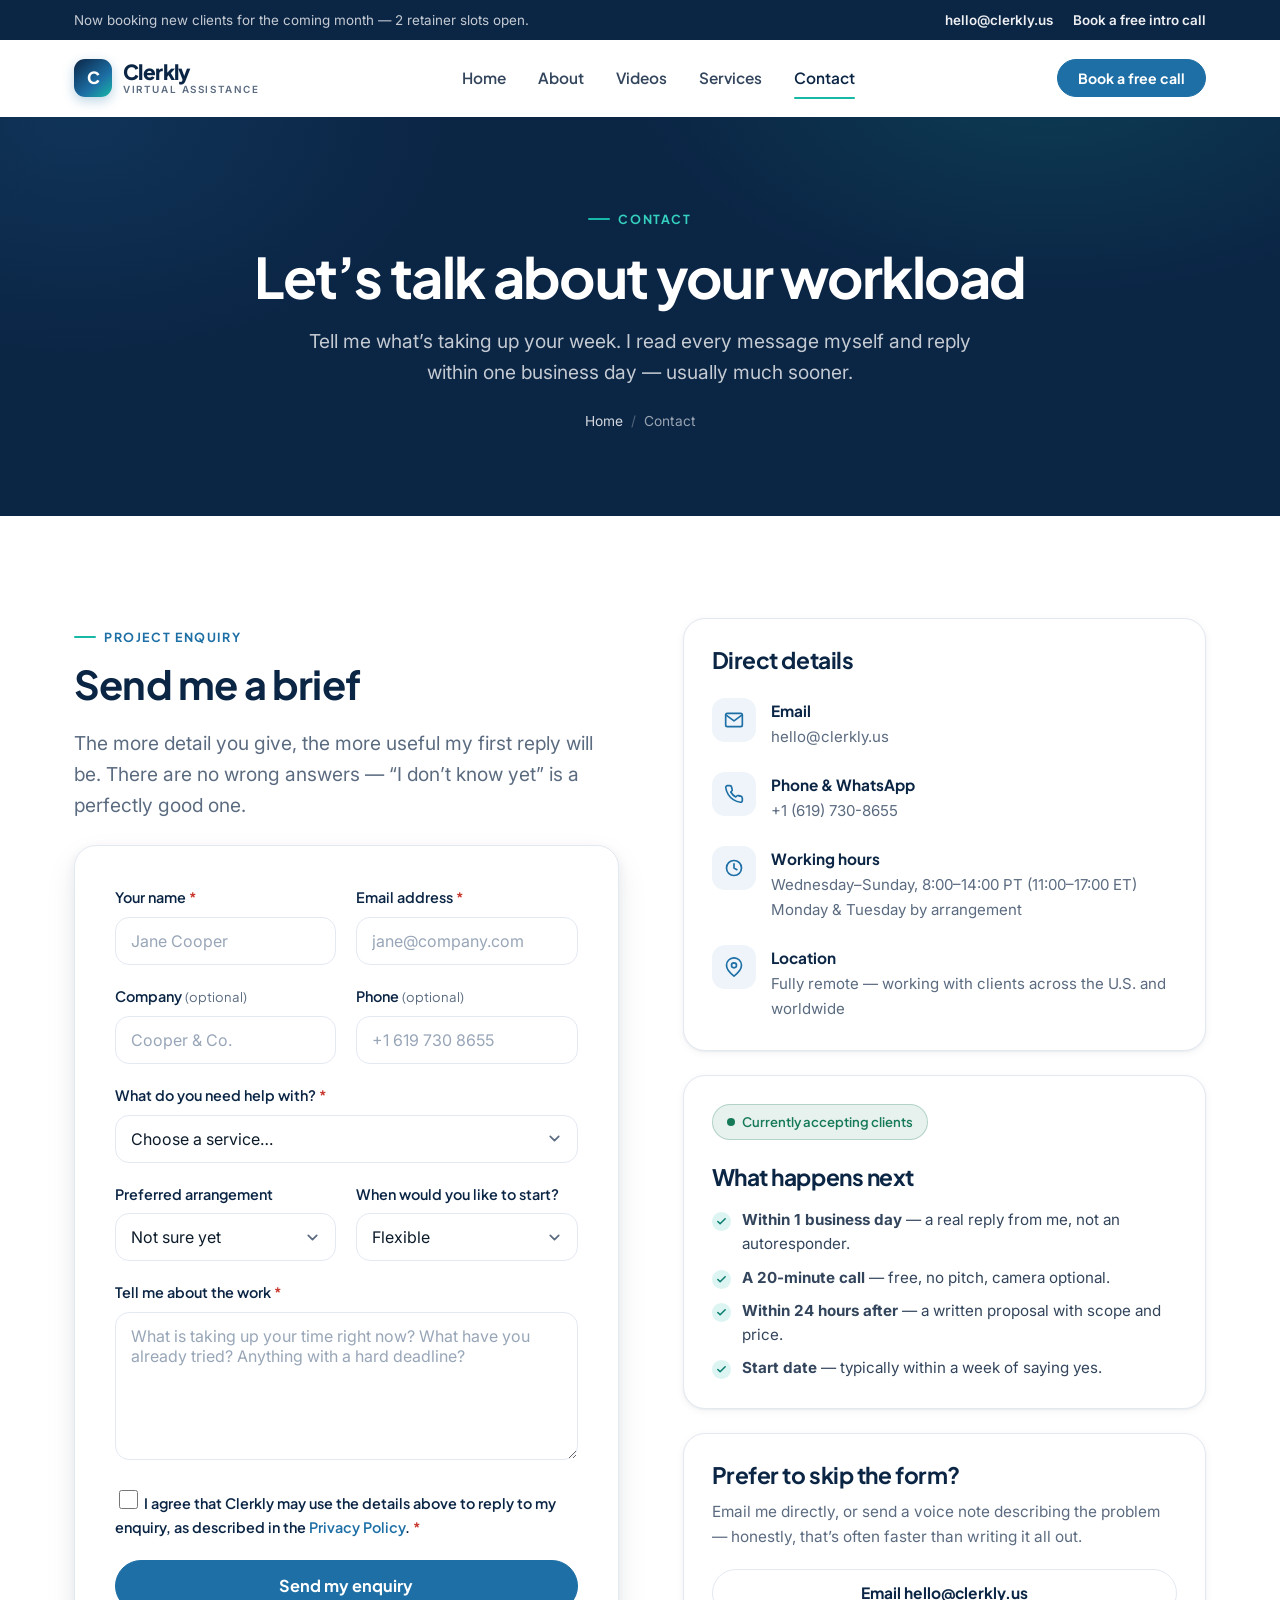
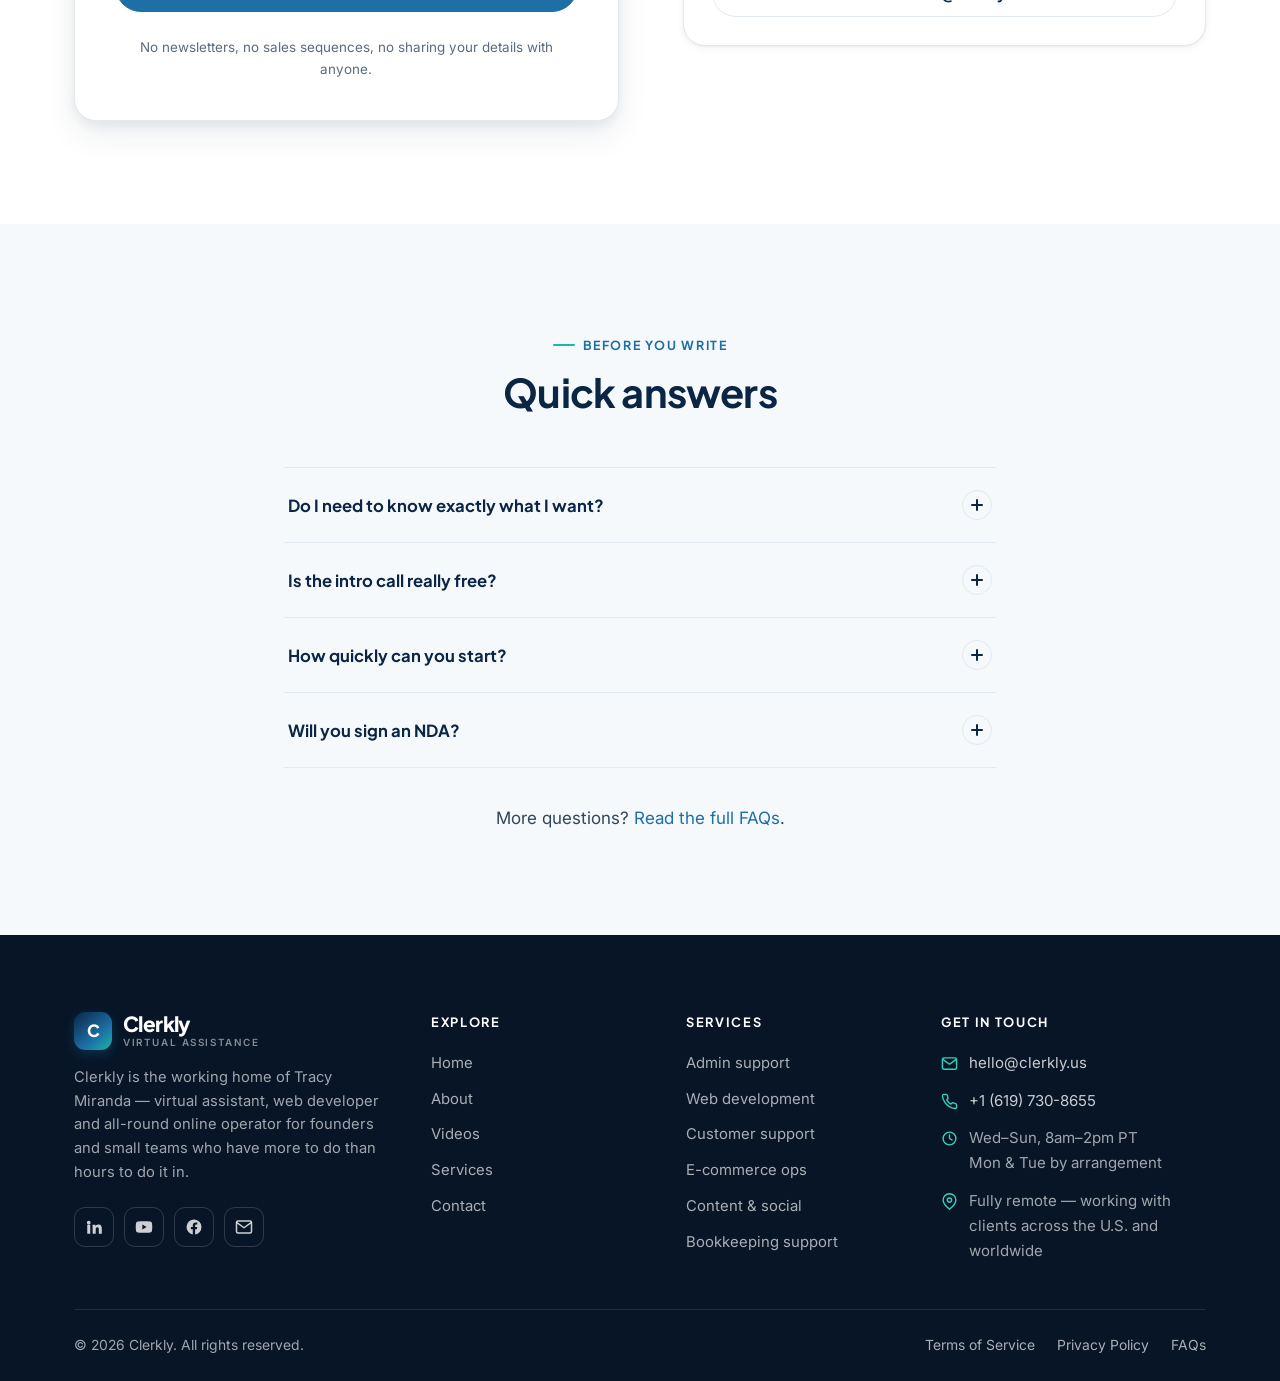
<file: contact.html>
<!DOCTYPE html>
<html lang="en">
<head>
<meta charset="utf-8">
<meta name="viewport" content="width=device-width, initial-scale=1">
<title>Contact | Hire Clerkly &mdash; Virtual Assistant &amp; Web Developer</title>
<meta name="description" content="Tell me what is eating your week. Book a free 20-minute intro call or send a project brief - you will hear back within one business day.">
<meta name="theme-color" content="#0b2545">
<link rel="canonical" href="https://clerkly.us/contact.html">

<meta property="og:type" content="website">
<meta property="og:site_name" content="Clerkly">
<meta property="og:title" content="Contact Clerkly">
<meta property="og:description" content="Book a free 20-minute intro call or send a project brief. Reply within one business day.">
<meta property="og:url" content="https://clerkly.us/contact.html">
<meta property="og:image" content="https://clerkly.us/assets/img/og-cover.png">
<meta name="twitter:card" content="summary_large_image">

<link rel="icon" href="assets/img/favicon.svg" type="image/svg+xml">
<link rel="apple-touch-icon" href="assets/img/favicon.svg">

<link rel="preconnect" href="https://fonts.googleapis.com">
<link rel="preconnect" href="https://fonts.gstatic.com" crossorigin>
<link href="https://fonts.googleapis.com/css2?family=Inter:wght@400;500;600&family=Plus+Jakarta+Sans:wght@600;700;800&display=swap" rel="stylesheet">
<link rel="stylesheet" href="assets/css/styles.css">
<script src="assets/js/main.js" defer></script>
</head>
<body>
<a class="skip-link" href="#main">Skip to main content</a>

<div class="topbar">
  <div class="container topbar__inner">
    <span>Now booking new clients for the coming month &mdash; 2 retainer slots open.</span>
    <div class="topbar__links">
      <a href="mailto:hello@clerkly.us">hello@clerkly.us</a>
      <a href="contact.html">Book a free intro call</a>
    </div>
  </div>
</div>

<header class="site-header">
  <div class="container">
    <nav class="nav" aria-label="Primary">
      <a class="brand" href="index.html">
        <span class="brand__mark" aria-hidden="true">C</span>
        <span class="brand__text">Clerkly<small>Virtual Assistance</small></span>
      </a>

      <ul class="nav__menu" id="primary-menu">
        <li><a class="nav__link" href="index.html">Home</a></li>
        <li><a class="nav__link" href="about.html">About</a></li>
        <li><a class="nav__link" href="videos.html">Videos</a></li>
        <li><a class="nav__link" href="services.html">Services</a></li>
        <li><a class="nav__link" href="contact.html">Contact</a></li>
        <li class="nav__cta"><a class="btn btn--primary" href="contact.html">Book a free call</a></li>
      </ul>

      <div class="nav__actions">
        <a class="btn btn--primary btn--sm" href="contact.html">Book a free call</a>
        <button class="nav__toggle" type="button" aria-expanded="false" aria-controls="primary-menu" aria-label="Open menu">
          <span></span>
        </button>
      </div>
    </nav>
  </div>
</header>

<main id="main">

  <!-- ====================================================== PAGE HERO -->
  <section class="pagehero">
    <div class="container">
      <span class="eyebrow">Contact</span>
      <h1>Let&rsquo;s talk about your workload</h1>
      <p class="lead">
        Tell me what&rsquo;s taking up your week. I read every message myself and reply within
        one business day &mdash; usually much sooner.
      </p>
      <ol class="breadcrumb">
        <li><a href="index.html">Home</a></li>
        <li aria-current="page">Contact</li>
      </ol>
    </div>
  </section>

  <!-- ============================================================ FORM -->
  <section class="section">
    <div class="container split" style="align-items:start">

      <!-- Form column -->
      <div>
        <span class="eyebrow">Project enquiry</span>
        <h2>Send me a brief</h2>
        <p class="lead">
          The more detail you give, the more useful my first reply will be. There are no
          wrong answers &mdash; &ldquo;I don&rsquo;t know yet&rdquo; is a perfectly good one.
        </p>

        <!-- Posts to Formspree, which forwards each submission to the inbox
             configured on the form. action/method are set here as well as in
             main.js so the form still works if JavaScript fails to load: the
             browser then submits natively and Formspree shows its own thank-you
             page. With JS available the submit is intercepted and sent by fetch,
             so the visitor never leaves this page. -->
        <form class="form-card mt-2" id="contact-form"
              action="https://formspree.io/f/xrpgrdab" method="POST">

          <!-- Formspree uses the field named "email" as the reply-to address,
               so replying to the notification answers the client directly. -->

          <!-- Subject line of the notification email. JS rewrites this to
               include the sender's name before submitting. -->
          <input type="hidden" name="_subject" value="New project enquiry from clerkly.us">

          <!-- Bot trap: real people never see or fill this. "_gotcha" is
               Formspree's built-in honeypot, so a filled value is discarded
               server-side as well as in main.js. -->
          <div class="hp-field" aria-hidden="true">
            <label for="_gotcha">Company website</label>
            <input type="text" id="_gotcha" name="_gotcha" tabindex="-1" autocomplete="off">
          </div>

          <div class="field-row">
            <div class="field">
              <label for="name">Your name <span class="req" aria-hidden="true">*</span></label>
              <input type="text" id="name" name="name" autocomplete="name" required placeholder="Jane Cooper">
              <span class="error-msg">Please tell me your name.</span>
            </div>

            <div class="field">
              <label for="email">Email address <span class="req" aria-hidden="true">*</span></label>
              <input type="email" id="email" name="email" autocomplete="email" required placeholder="jane@company.com">
              <span class="error-msg">Please enter a valid email address.</span>
            </div>
          </div>

          <div class="field-row">
            <div class="field">
              <label for="company">Company <span class="hint">(optional)</span></label>
              <input type="text" id="company" name="company" autocomplete="organization" placeholder="Cooper &amp; Co.">
            </div>

            <div class="field">
              <label for="phone">Phone <span class="hint">(optional)</span></label>
              <input type="tel" id="phone" name="phone" autocomplete="tel" placeholder="+1 619 730 8655">
            </div>
          </div>

          <div class="field">
            <label for="service">What do you need help with? <span class="req" aria-hidden="true">*</span></label>
            <select id="service" name="service" required>
              <option value="">Choose a service&hellip;</option>
              <option value="admin-support">Executive &amp; admin support</option>
              <option value="web-development">Web development &amp; design</option>
              <option value="customer-support">Customer support</option>
              <option value="ecommerce-ops">E-commerce operations</option>
              <option value="content-social">Content &amp; social media</option>
              <option value="bookkeeping">Bookkeeping support</option>
              <option value="mixed">A mix of several things</option>
              <option value="other">Something else entirely</option>
            </select>
            <span class="error-msg">Please pick the closest option.</span>
          </div>

          <div class="field-row">
            <div class="field">
              <label for="engagement">Preferred arrangement</label>
              <select id="engagement" name="engagement">
                <option value="">Not sure yet</option>
                <option value="hourly">Hourly, as needed</option>
                <option value="retainer-starter">Retainer &mdash; Starter (20 hrs)</option>
                <option value="retainer-growth">Retainer &mdash; Growth (50 hrs)</option>
                <option value="retainer-scale">Retainer &mdash; Scale (100 hrs)</option>
                <option value="project">Fixed-price project</option>
              </select>
            </div>

            <div class="field">
              <label for="timeline">When would you like to start?</label>
              <select id="timeline" name="timeline">
                <option value="">Flexible</option>
                <option value="asap">As soon as possible</option>
                <option value="2-weeks">Within 2 weeks</option>
                <option value="this-month">This month</option>
                <option value="next-quarter">Next quarter</option>
                <option value="researching">Just researching for now</option>
              </select>
            </div>
          </div>

          <div class="field">
            <label for="message">Tell me about the work <span class="req" aria-hidden="true">*</span></label>
            <textarea id="message" name="message" required
              placeholder="What is taking up your time right now? What have you already tried? Anything with a hard deadline?"></textarea>
            <span class="error-msg">A couple of sentences is plenty &mdash; at least 20 characters.</span>
          </div>

          <div class="field">
            <label class="checkbox">
              <input type="checkbox" id="consent" name="consent" required>
              <span>
                I agree that Clerkly may use the details above to reply to my enquiry, as
                described in the <a href="privacy.html">Privacy Policy</a>.
                <span class="req" aria-hidden="true">*</span>
              </span>
            </label>
            <span class="error-msg">Please confirm so I&rsquo;m allowed to reply.</span>
          </div>

          <button class="btn btn--primary btn--lg btn--block" type="submit">Send my enquiry</button>

          <p id="form-status" class="form-status" role="status" aria-live="polite"></p>

          <p class="mt-2" style="font-size:.84rem;color:var(--muted);text-align:center">
            No newsletters, no sales sequences, no sharing your details with anyone.
          </p>
        </form>
      </div>

      <!-- Sidebar column -->
      <aside class="split__media">
        <div class="card">
          <h3>Direct details</h3>
          <ul class="info-list mt-2">
            <li>
              <span class="ico" aria-hidden="true">
                <svg viewBox="0 0 24 24" fill="none" stroke="currentColor" stroke-width="2" stroke-linecap="round" stroke-linejoin="round"><rect x="2" y="4" width="20" height="16" rx="2"/><polyline points="3 6.5 12 13 21 6.5"/></svg>
              </span>
              <span>
                <strong>Email</strong>
                <a href="mailto:hello@clerkly.us">hello@clerkly.us</a>
              </span>
            </li>
            <li>
              <span class="ico" aria-hidden="true">
                <svg viewBox="0 0 24 24" fill="none" stroke="currentColor" stroke-width="2" stroke-linecap="round" stroke-linejoin="round"><path d="M22 16.9v3a2 2 0 0 1-2.2 2 19.8 19.8 0 0 1-8.6-3.1 19.5 19.5 0 0 1-6-6A19.8 19.8 0 0 1 2.1 4.2 2 2 0 0 1 4.1 2h3a2 2 0 0 1 2 1.7c.12.9.35 1.8.67 2.6a2 2 0 0 1-.45 2.1L8.1 9.6a16 16 0 0 0 6 6l1.2-1.2a2 2 0 0 1 2.1-.45c.84.32 1.7.55 2.6.67a2 2 0 0 1 1.7 2z"/></svg>
              </span>
              <span>
                <strong>Phone &amp; WhatsApp</strong>
                <a href="tel:+16197308655">+1 (619) 730-8655</a>
              </span>
            </li>
            <li>
              <span class="ico" aria-hidden="true">
                <svg viewBox="0 0 24 24" fill="none" stroke="currentColor" stroke-width="2" stroke-linecap="round" stroke-linejoin="round"><circle cx="12" cy="12" r="9"/><polyline points="12 7 12 12 15.5 14"/></svg>
              </span>
              <span>
                <strong>Working hours</strong>
                <span>Wednesday&ndash;Sunday, 8:00&ndash;14:00 PT (11:00&ndash;17:00 ET)<br>Monday &amp; Tuesday by arrangement</span>
              </span>
            </li>
            <li>
              <span class="ico" aria-hidden="true">
                <svg viewBox="0 0 24 24" fill="none" stroke="currentColor" stroke-width="2" stroke-linecap="round" stroke-linejoin="round"><path d="M21 10c0 6-9 13-9 13S3 16 3 10a9 9 0 1 1 18 0z"/><circle cx="12" cy="10" r="3"/></svg>
              </span>
              <span>
                <strong>Location</strong>
                <span>Fully remote &mdash; working with clients across the U.S. and worldwide</span>
              </span>
            </li>
          </ul>
        </div>

        <div class="card mt-2">
          <span class="pill pill--live"><span class="dot" aria-hidden="true"></span> Currently accepting clients</span>
          <h3 class="mt-2">What happens next</h3>
          <ul class="tick-list">
            <li><strong>Within 1 business day</strong> &mdash; a real reply from me, not an autoresponder.</li>
            <li><strong>A 20-minute call</strong> &mdash; free, no pitch, camera optional.</li>
            <li><strong>Within 24 hours after</strong> &mdash; a written proposal with scope and price.</li>
            <li><strong>Start date</strong> &mdash; typically within a week of saying yes.</li>
          </ul>
        </div>

        <div class="card mt-2">
          <h3>Prefer to skip the form?</h3>
          <p>
            Email me directly, or send a voice note describing the problem &mdash; honestly,
            that&rsquo;s often faster than writing it all out.
          </p>
          <div class="btn-row" style="margin-top:20px">
            <a class="btn btn--ghost btn--block" href="mailto:hello@clerkly.us?subject=Project%20enquiry">Email hello@clerkly.us</a>
          </div>
        </div>
      </aside>
    </div>
  </section>

  <!-- ======================================================= MINI FAQS -->
  <section class="section section--soft">
    <div class="container container--narrow">
      <div class="section-head section-head--center">
        <span class="eyebrow">Before you write</span>
        <h2>Quick answers</h2>
      </div>

      <div class="accordion" data-accordion="single">
        <div class="acc-item">
          <h3 style="margin:0">
            <button class="acc-trigger" type="button" aria-expanded="false">
              Do I need to know exactly what I want?
              <span class="acc-icon" aria-hidden="true"></span>
            </button>
          </h3>
          <div class="acc-panel" aria-hidden="true">
            <div>
              <p>
                No. Most people arrive with a feeling &mdash; &ldquo;I&rsquo;m drowning&rdquo; &mdash; rather
                than a specification. Describe a normal week and I&rsquo;ll work out what can be
                handed over first.
              </p>
            </div>
          </div>
        </div>

        <div class="acc-item">
          <h3 style="margin:0">
            <button class="acc-trigger" type="button" aria-expanded="false">
              Is the intro call really free?
              <span class="acc-icon" aria-hidden="true"></span>
            </button>
          </h3>
          <div class="acc-panel" aria-hidden="true">
            <div>
              <p>
                Yes &mdash; twenty minutes, no charge, no obligation, and no follow-up
                sequence if you decide against it. If I&rsquo;m not the right fit I&rsquo;ll say so
                on the call.
              </p>
            </div>
          </div>
        </div>

        <div class="acc-item">
          <h3 style="margin:0">
            <button class="acc-trigger" type="button" aria-expanded="false">
              How quickly can you start?
              <span class="acc-icon" aria-hidden="true"></span>
            </button>
          </h3>
          <div class="acc-panel" aria-hidden="true">
            <div>
              <p>
                Usually within a week of agreeing scope, sometimes within 48 hours if a
                slot is open. Urgent project work can occasionally start same-week at a
                rush rate.
              </p>
            </div>
          </div>
        </div>

        <div class="acc-item">
          <h3 style="margin:0">
            <button class="acc-trigger" type="button" aria-expanded="false">
              Will you sign an NDA?
              <span class="acc-icon" aria-hidden="true"></span>
            </button>
          </h3>
          <div class="acc-panel" aria-hidden="true">
            <div>
              <p>
                Gladly &mdash; send yours over, or use mine. A data processing agreement is
                available too if you handle personal data under GDPR or similar rules.
              </p>
            </div>
          </div>
        </div>
      </div>

      <p class="text-center mt-3">
        More questions? <a href="faqs.html">Read the full FAQs</a>.
      </p>
    </div>
  </section>

</main>

<footer class="site-footer">
  <div class="container">
    <div class="footer__grid">
      <div>
        <a class="brand" href="index.html">
          <span class="brand__mark" aria-hidden="true">C</span>
          <span class="brand__text">Clerkly<small>Virtual Assistance</small></span>
        </a>
        <p class="footer__about">
          Clerkly is the working home of Tracy Miranda &mdash; virtual assistant, web
          developer and all-round online operator for founders and small teams who
          have more to do than hours to do it in.
        </p>
        <div class="socials">
          <a href="https://www.linkedin.com/" aria-label="LinkedIn" rel="noopener" target="_blank">
            <svg viewBox="0 0 24 24" fill="currentColor" aria-hidden="true"><path d="M4.98 3.5a2.5 2.5 0 1 1 0 5 2.5 2.5 0 0 1 0-5zM3 9h4v12H3zM10 9h3.8v1.7h.05c.53-.95 1.83-1.95 3.77-1.95 4.03 0 4.78 2.5 4.78 5.76V21h-4v-5.6c0-1.34-.03-3.06-1.9-3.06-1.9 0-2.2 1.45-2.2 2.96V21h-4z"/></svg>
          </a>
          <a href="https://www.youtube.com/" aria-label="YouTube" rel="noopener" target="_blank">
            <svg viewBox="0 0 24 24" fill="currentColor" aria-hidden="true"><path d="M23 12s0-3.6-.46-5.32a2.77 2.77 0 0 0-1.95-1.96C18.87 4.25 12 4.25 12 4.25s-6.87 0-8.59.47a2.77 2.77 0 0 0-1.95 1.96C1 8.4 1 12 1 12s0 3.6.46 5.32a2.77 2.77 0 0 0 1.95 1.96c1.72.47 8.59.47 8.59.47s6.87 0 8.59-.47a2.77 2.77 0 0 0 1.95-1.96C23 15.6 23 12 23 12zM9.8 15.3V8.7l5.7 3.3z"/></svg>
          </a>
          <a href="https://www.facebook.com/" aria-label="Facebook" rel="noopener" target="_blank">
            <svg viewBox="0 0 24 24" fill="currentColor" aria-hidden="true"><path d="M22 12a10 10 0 1 0-11.6 9.9v-7H7.9V12h2.5V9.8c0-2.5 1.5-3.9 3.8-3.9 1.1 0 2.2.2 2.2.2v2.5h-1.3c-1.2 0-1.6.76-1.6 1.55V12h2.8l-.45 2.9h-2.35v7A10 10 0 0 0 22 12z"/></svg>
          </a>
          <a href="mailto:hello@clerkly.us" aria-label="Email Clerkly">
            <svg viewBox="0 0 24 24" fill="none" stroke="currentColor" stroke-width="2" stroke-linecap="round" stroke-linejoin="round" aria-hidden="true"><rect x="2" y="4" width="20" height="16" rx="2"/><polyline points="3 6.5 12 13 21 6.5"/></svg>
          </a>
        </div>
      </div>

      <div>
        <p class="footer__title">Explore</p>
        <ul class="footer__links">
          <li><a href="index.html">Home</a></li>
          <li><a href="about.html">About</a></li>
          <li><a href="videos.html">Videos</a></li>
          <li><a href="services.html">Services</a></li>
          <li><a href="contact.html">Contact</a></li>
        </ul>
      </div>

      <div>
        <p class="footer__title">Services</p>
        <ul class="footer__links">
          <li><a href="services.html#admin">Admin support</a></li>
          <li><a href="services.html#web">Web development</a></li>
          <li><a href="services.html#support">Customer support</a></li>
          <li><a href="services.html#ecommerce">E-commerce ops</a></li>
          <li><a href="services.html#content">Content &amp; social</a></li>
          <li><a href="services.html#books">Bookkeeping support</a></li>
        </ul>
      </div>

      <div>
        <p class="footer__title">Get in touch</p>
        <ul class="footer__contact">
          <li>
            <svg viewBox="0 0 24 24" fill="none" stroke="currentColor" stroke-width="2" stroke-linecap="round" stroke-linejoin="round" aria-hidden="true"><rect x="2" y="4" width="20" height="16" rx="2"/><polyline points="3 6.5 12 13 21 6.5"/></svg>
            <a href="mailto:hello@clerkly.us">hello@clerkly.us</a>
          </li>
          <li>
            <svg viewBox="0 0 24 24" fill="none" stroke="currentColor" stroke-width="2" stroke-linecap="round" stroke-linejoin="round" aria-hidden="true"><path d="M22 16.9v3a2 2 0 0 1-2.2 2 19.8 19.8 0 0 1-8.6-3.1 19.5 19.5 0 0 1-6-6A19.8 19.8 0 0 1 2.1 4.2 2 2 0 0 1 4.1 2h3a2 2 0 0 1 2 1.7c.12.9.35 1.8.67 2.6a2 2 0 0 1-.45 2.1L8.1 9.6a16 16 0 0 0 6 6l1.2-1.2a2 2 0 0 1 2.1-.45c.84.32 1.7.55 2.6.67a2 2 0 0 1 1.7 2z"/></svg>
            <a href="tel:+16197308655">+1 (619) 730-8655</a>
          </li>
          <li>
            <svg viewBox="0 0 24 24" fill="none" stroke="currentColor" stroke-width="2" stroke-linecap="round" stroke-linejoin="round" aria-hidden="true"><circle cx="12" cy="12" r="9"/><polyline points="12 7 12 12 15.5 14"/></svg>
            <span>Wed&ndash;Sun, 8am&ndash;2pm PT<br>Mon &amp; Tue by arrangement</span>
          </li>
          <li>
            <svg viewBox="0 0 24 24" fill="none" stroke="currentColor" stroke-width="2" stroke-linecap="round" stroke-linejoin="round" aria-hidden="true"><path d="M21 10c0 6-9 13-9 13S3 16 3 10a9 9 0 1 1 18 0z"/><circle cx="12" cy="10" r="3"/></svg>
            <span>Fully remote &mdash; working with clients across the U.S. and worldwide</span>
          </li>
        </ul>
      </div>
    </div>

    <div class="footer__bottom">
      <p class="mb-0">&copy; <span data-year>2026</span> Clerkly. All rights reserved.</p>
      <ul class="footer__legal">
        <li><a href="terms.html">Terms of Service</a></li>
        <li><a href="privacy.html">Privacy Policy</a></li>
        <li><a href="faqs.html">FAQs</a></li>
      </ul>
    </div>
  </div>
</footer>

<button class="to-top" type="button" aria-label="Back to top">
  <svg viewBox="0 0 24 24" fill="none" stroke="currentColor" stroke-width="2.4" stroke-linecap="round" stroke-linejoin="round" aria-hidden="true"><line x1="12" y1="19" x2="12" y2="5"/><polyline points="5 12 12 5 19 12"/></svg>
</button>

</body>
</html>
</file>
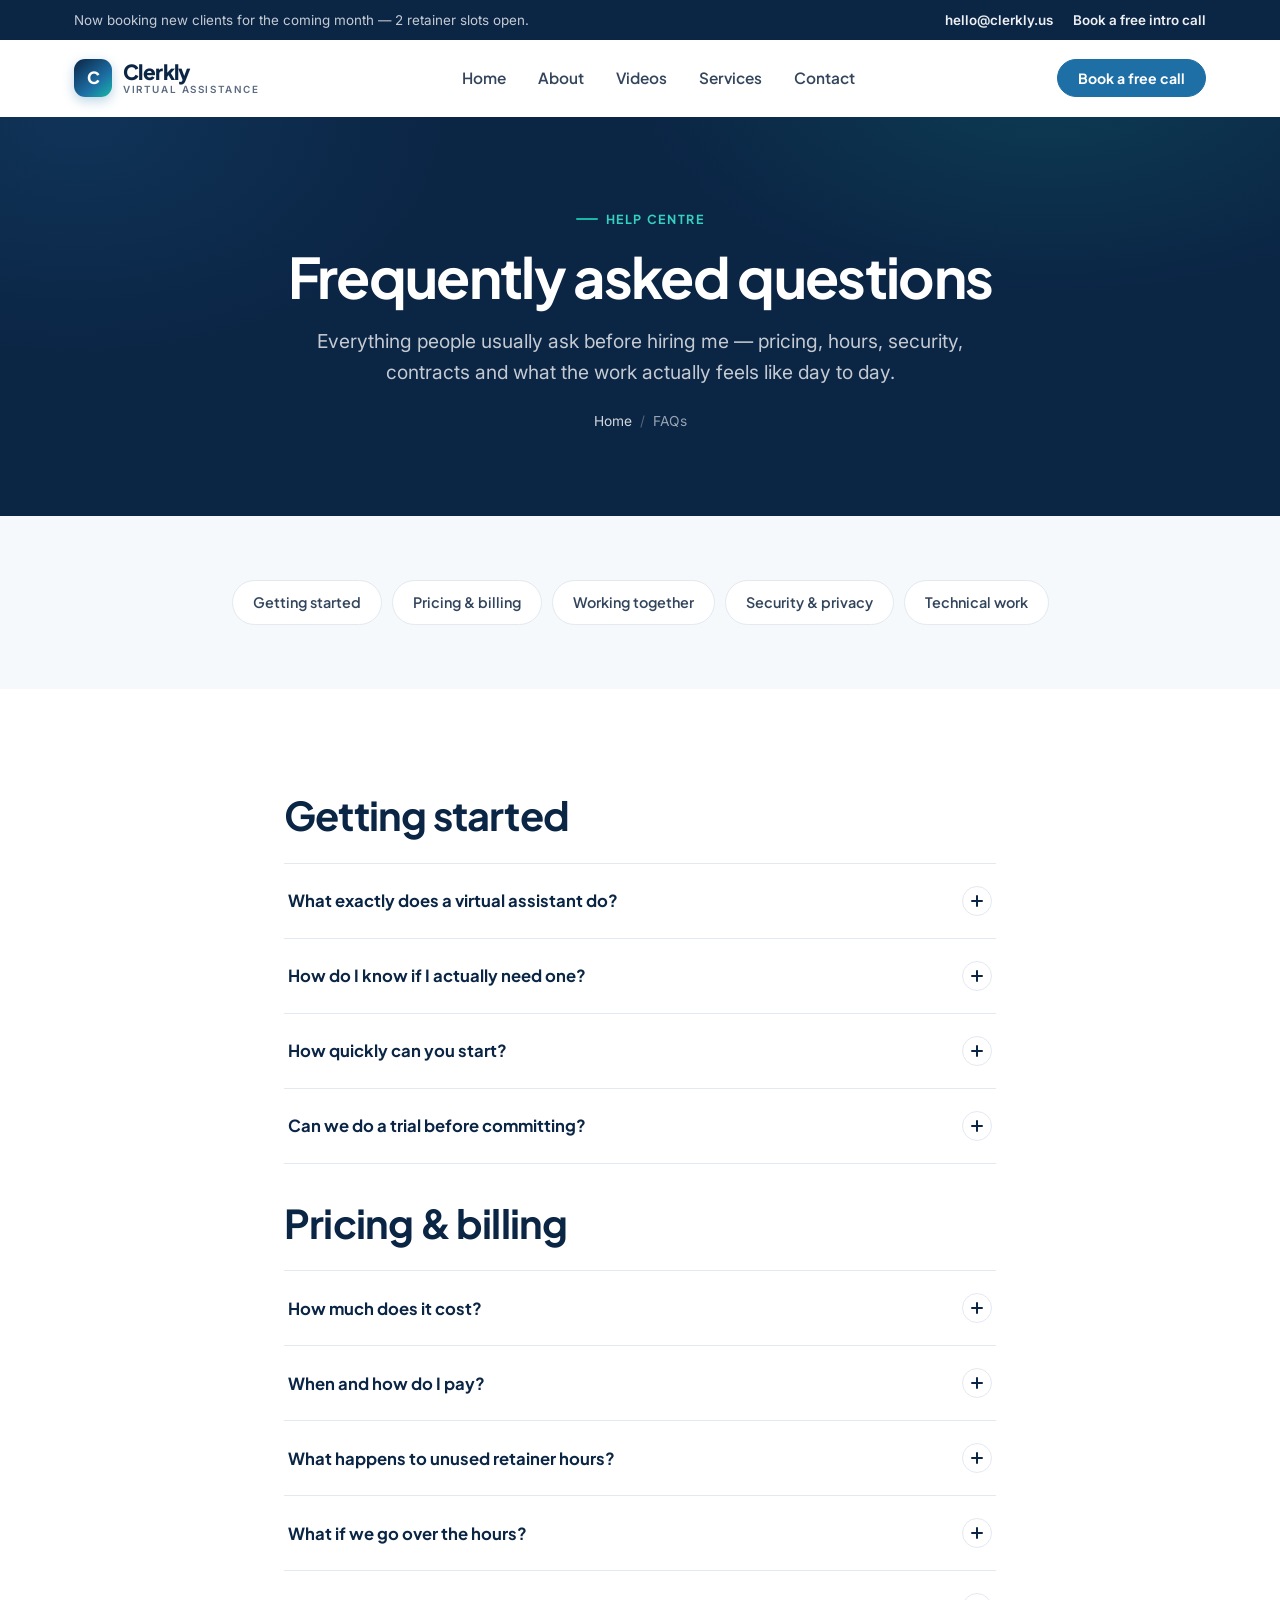
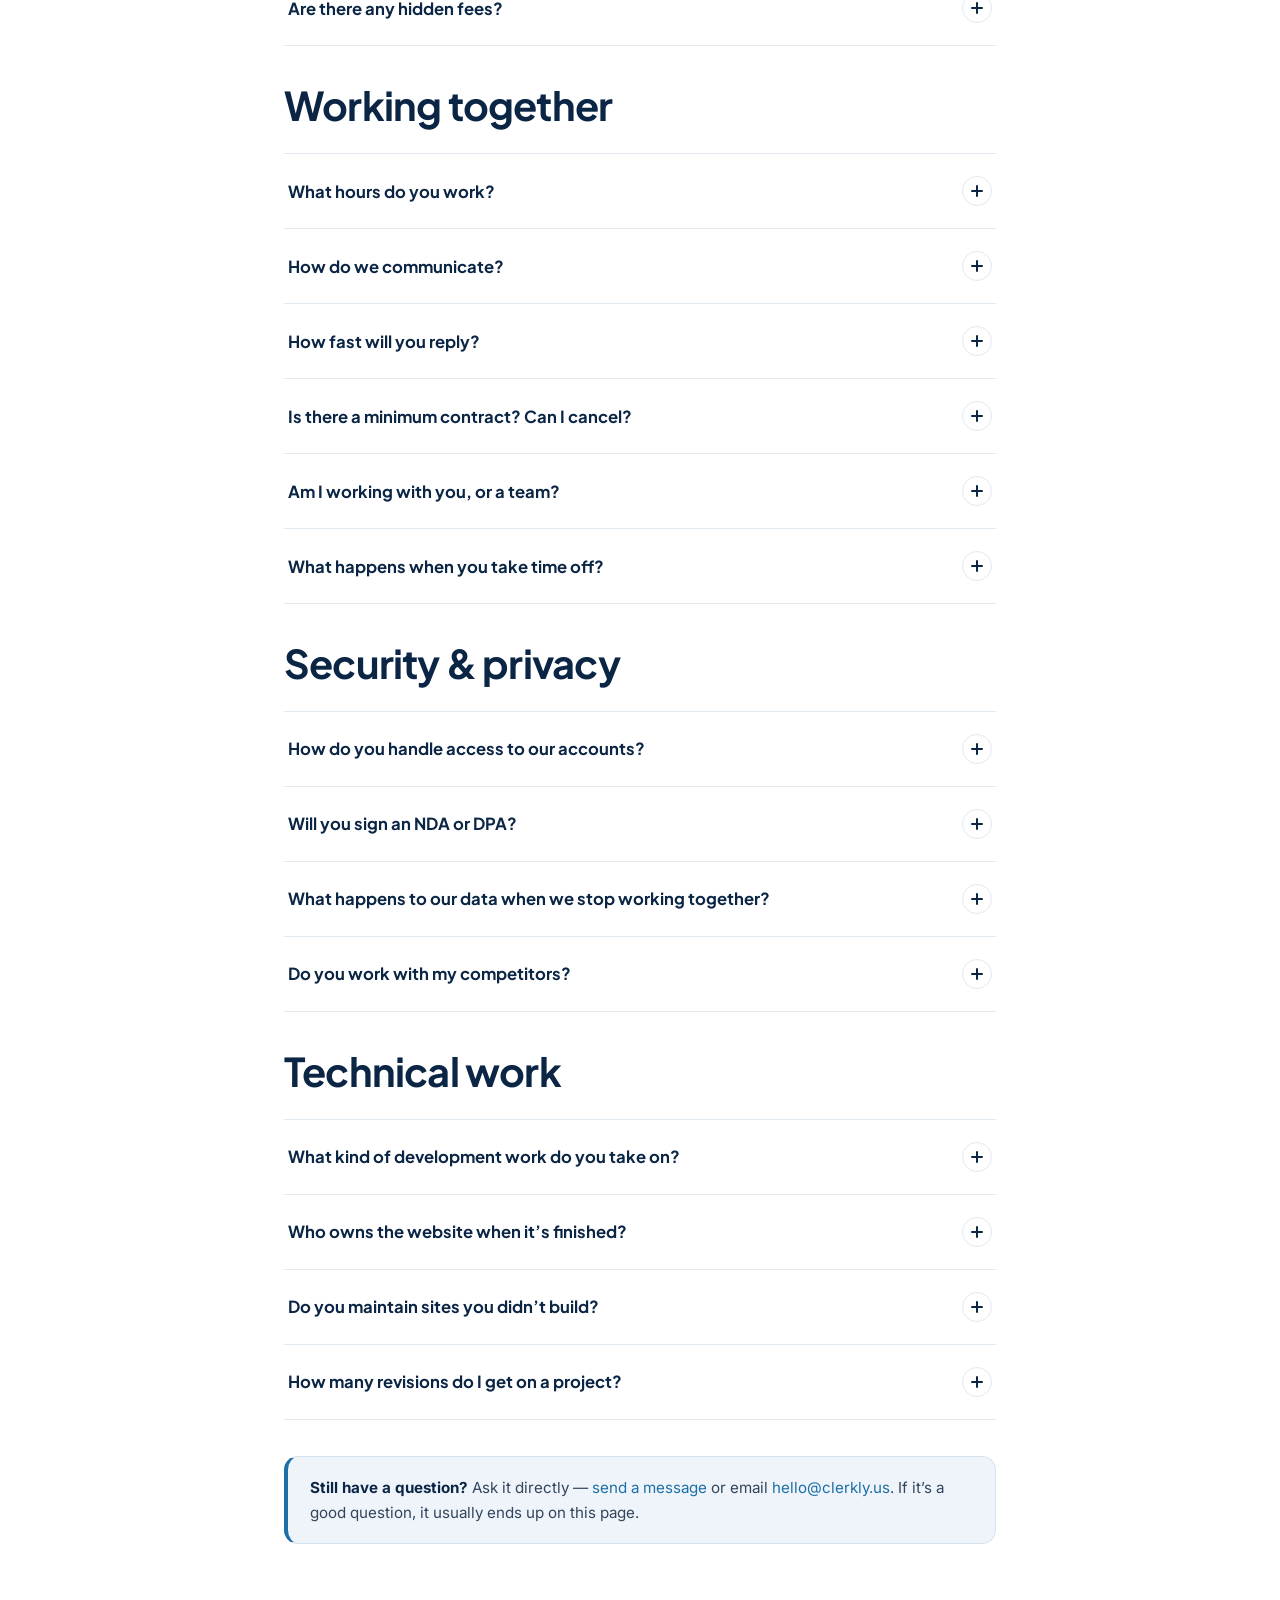
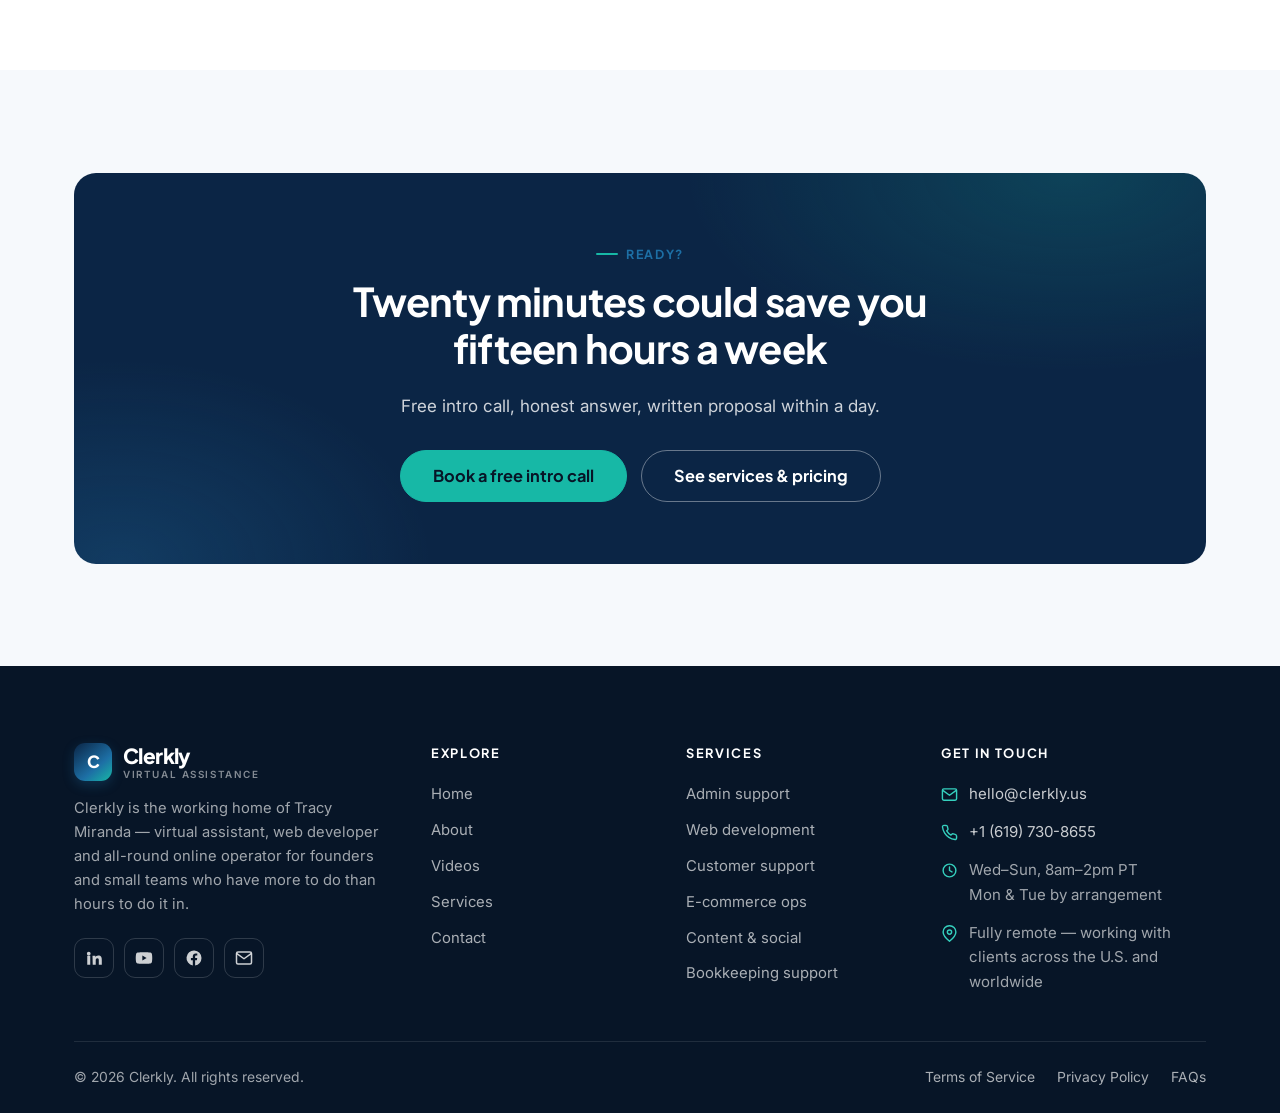
<file: faqs.html>
<!DOCTYPE html>
<html lang="en">
<head>
<meta charset="utf-8">
<meta name="viewport" content="width=device-width, initial-scale=1">
<title>FAQs | Clerkly Virtual Assistant Services</title>
<meta name="description" content="Answers on pricing, hours, security, contracts, communication and how working with Clerkly actually runs day to day.">
<meta name="theme-color" content="#0b2545">
<link rel="canonical" href="https://clerkly.us/faqs.html">

<meta property="og:type" content="website">
<meta property="og:site_name" content="Clerkly">
<meta property="og:title" content="Frequently Asked Questions | Clerkly">
<meta property="og:description" content="Pricing, hours, security, contracts and day-to-day working - answered plainly.">
<meta property="og:url" content="https://clerkly.us/faqs.html">
<meta property="og:image" content="https://clerkly.us/assets/img/og-cover.png">
<meta name="twitter:card" content="summary_large_image">

<link rel="icon" href="assets/img/favicon.svg" type="image/svg+xml">
<link rel="apple-touch-icon" href="assets/img/favicon.svg">

<link rel="preconnect" href="https://fonts.googleapis.com">
<link rel="preconnect" href="https://fonts.gstatic.com" crossorigin>
<link href="https://fonts.googleapis.com/css2?family=Inter:wght@400;500;600&family=Plus+Jakarta+Sans:wght@600;700;800&display=swap" rel="stylesheet">
<link rel="stylesheet" href="assets/css/styles.css">
<script src="assets/js/main.js" defer></script>

<script type="application/ld+json">
{
  "@context": "https://schema.org",
  "@type": "FAQPage",
  "mainEntity": [
    {
      "@type": "Question",
      "name": "What exactly does a virtual assistant do?",
      "acceptedAnswer": {
        "@type": "Answer",
        "text": "A virtual assistant takes on the recurring operational work of running a business remotely - inbox and calendar management, data entry, research, customer support, bookkeeping admin and more. Clerkly also covers web development and technical tasks, which most virtual assistants do not."
      }
    },
    {
      "@type": "Question",
      "name": "How much does Clerkly cost?",
      "acceptedAnswer": {
        "@type": "Answer",
        "text": "Ad-hoc work is billed at $35 per hour with a five-hour minimum. Monthly retainers start at $600 for 20 hours and scale to $2,600 for 100 hours. Fixed-price projects start from $950 and are quoted per scope."
      }
    },
    {
      "@type": "Question",
      "name": "Is there a minimum contract?",
      "acceptedAnswer": {
        "@type": "Answer",
        "text": "No long lock-in. Retainers run month to month and can be cancelled with 14 days written notice. Fixed-price projects run until the agreed deliverable is complete."
      }
    },
    {
      "@type": "Question",
      "name": "How do you handle access to our accounts?",
      "acceptedAnswer": {
        "@type": "Answer",
        "text": "Access is shared through a password manager such as 1Password or Bitwarden, never over email or chat. Two-factor authentication is enabled wherever available, permissions follow least privilege, and all access is revoked at the end of an engagement."
      }
    }
  ]
}
</script>
</head>
<body>
<a class="skip-link" href="#main">Skip to main content</a>

<div class="topbar">
  <div class="container topbar__inner">
    <span>Now booking new clients for the coming month &mdash; 2 retainer slots open.</span>
    <div class="topbar__links">
      <a href="mailto:hello@clerkly.us">hello@clerkly.us</a>
      <a href="contact.html">Book a free intro call</a>
    </div>
  </div>
</div>

<header class="site-header">
  <div class="container">
    <nav class="nav" aria-label="Primary">
      <a class="brand" href="index.html">
        <span class="brand__mark" aria-hidden="true">C</span>
        <span class="brand__text">Clerkly<small>Virtual Assistance</small></span>
      </a>

      <ul class="nav__menu" id="primary-menu">
        <li><a class="nav__link" href="index.html">Home</a></li>
        <li><a class="nav__link" href="about.html">About</a></li>
        <li><a class="nav__link" href="videos.html">Videos</a></li>
        <li><a class="nav__link" href="services.html">Services</a></li>
        <li><a class="nav__link" href="contact.html">Contact</a></li>
        <li class="nav__cta"><a class="btn btn--primary" href="contact.html">Book a free call</a></li>
      </ul>

      <div class="nav__actions">
        <a class="btn btn--primary btn--sm" href="contact.html">Book a free call</a>
        <button class="nav__toggle" type="button" aria-expanded="false" aria-controls="primary-menu" aria-label="Open menu">
          <span></span>
        </button>
      </div>
    </nav>
  </div>
</header>

<main id="main">

  <section class="pagehero">
    <div class="container">
      <span class="eyebrow">Help centre</span>
      <h1>Frequently asked questions</h1>
      <p class="lead">
        Everything people usually ask before hiring me &mdash; pricing, hours, security,
        contracts and what the work actually feels like day to day.
      </p>
      <ol class="breadcrumb">
        <li><a href="index.html">Home</a></li>
        <li aria-current="page">FAQs</li>
      </ol>
    </div>
  </section>

  <section class="section section--tight section--soft">
    <div class="container">
      <div class="video-filter" style="margin-bottom:0">
        <a class="filter-btn" href="#getting-started">Getting started</a>
        <a class="filter-btn" href="#pricing">Pricing &amp; billing</a>
        <a class="filter-btn" href="#working">Working together</a>
        <a class="filter-btn" href="#security">Security &amp; privacy</a>
        <a class="filter-btn" href="#technical">Technical work</a>
      </div>
    </div>
  </section>

  <section class="section">
    <div class="container container--narrow">

      <!-- GETTING STARTED -->
      <h2 id="getting-started" style="scroll-margin-top:110px">Getting started</h2>
      <div class="accordion mt-2" data-accordion="single">

        <div class="acc-item" id="what-is-a-va">
          <h3 style="margin:0">
            <button class="acc-trigger" type="button" aria-expanded="false">
              What exactly does a virtual assistant do?
              <span class="acc-icon" aria-hidden="true"></span>
            </button>
          </h3>
          <div class="acc-panel" aria-hidden="true"><div>
            <p>
              A virtual assistant takes on the recurring operational work of running a
              business, remotely. In practice that means inboxes, calendars, data entry,
              research, customer replies, order processing, invoicing admin &mdash; the work
              that must happen but doesn&rsquo;t need the founder to do it.
            </p>
            <p>
              Clerkly goes further than most: alongside the admin I build and maintain
              websites, wire up automations and handle technical tasks that a typical
              assistant would need to outsource.
            </p>
          </div></div>
        </div>

        <div class="acc-item" id="right-fit">
          <h3 style="margin:0">
            <button class="acc-trigger" type="button" aria-expanded="false">
              How do I know if I actually need one?
              <span class="acc-icon" aria-hidden="true"></span>
            </button>
          </h3>
          <div class="acc-panel" aria-hidden="true"><div>
            <p>
              A simple test: for one week, note every task you do that someone else could
              do with clear instructions. If that list runs to more than five hours, you
              have a case. If it&rsquo;s mostly decisions and relationships, you probably don&rsquo;t
              need an assistant yet &mdash; and I&rsquo;ll tell you so on the call.
            </p>
          </div></div>
        </div>

        <div class="acc-item" id="how-fast">
          <h3 style="margin:0">
            <button class="acc-trigger" type="button" aria-expanded="false">
              How quickly can you start?
              <span class="acc-icon" aria-hidden="true"></span>
            </button>
          </h3>
          <div class="acc-panel" aria-hidden="true"><div>
            <p>
              Typically within a week of agreeing scope, and sometimes within 48 hours if a
              slot is open. Onboarding itself takes about two days: access sharing, a
              priority list, and the first batch of tasks queued up.
            </p>
          </div></div>
        </div>

        <div class="acc-item" id="trial">
          <h3 style="margin:0">
            <button class="acc-trigger" type="button" aria-expanded="false">
              Can we do a trial before committing?
              <span class="acc-icon" aria-hidden="true"></span>
            </button>
          </h3>
          <div class="acc-panel" aria-hidden="true"><div>
            <p>
              Yes. Most cautious clients start with a five-hour hourly block on real work
              &mdash; not a made-up test task. If it goes well we move to a retainer; if it
              doesn&rsquo;t, you&rsquo;ve spent a small amount and still got the work done.
            </p>
          </div></div>
        </div>
      </div>

      <!-- PRICING -->
      <h2 id="pricing" class="mt-3" style="scroll-margin-top:110px">Pricing &amp; billing</h2>
      <div class="accordion mt-2" data-accordion="single">

        <div class="acc-item" id="cost">
          <h3 style="margin:0">
            <button class="acc-trigger" type="button" aria-expanded="false">
              How much does it cost?
              <span class="acc-icon" aria-hidden="true"></span>
            </button>
          </h3>
          <div class="acc-panel" aria-hidden="true"><div>
            <ul>
              <li><strong>Hourly:</strong> $35/hour, five-hour minimum, for irregular work.</li>
              <li><strong>Starter retainer:</strong> $600/month for 20 hours ($30/hr effective).</li>
              <li><strong>Growth retainer:</strong> $1,400/month for 50 hours ($28/hr effective).</li>
              <li><strong>Scale retainer:</strong> $2,600/month for 100 hours ($26/hr effective).</li>
              <li><strong>Fixed-price projects:</strong> from $950, quoted per scope.</li>
            </ul>
            <p>
              Full detail is on the <a href="services.html">services page</a>. Prices are in
              U.S. dollars and exclude any taxes that may apply in your jurisdiction.
            </p>
          </div></div>
        </div>

        <div class="acc-item" id="billing">
          <h3 style="margin:0">
            <button class="acc-trigger" type="button" aria-expanded="false">
              When and how do I pay?
              <span class="acc-icon" aria-hidden="true"></span>
            </button>
          </h3>
          <div class="acc-panel" aria-hidden="true"><div>
            <p>
              Retainers are invoiced in advance on the first working day of each month.
              Hourly work is invoiced at month end. Projects are 50% up front and 50% on
              delivery. Invoices are payable within 7 days by bank transfer, card or PayPal.
            </p>
          </div></div>
        </div>

        <div class="acc-item" id="rollover">
          <h3 style="margin:0">
            <button class="acc-trigger" type="button" aria-expanded="false">
              What happens to unused retainer hours?
              <span class="acc-icon" aria-hidden="true"></span>
            </button>
          </h3>
          <div class="acc-panel" aria-hidden="true"><div>
            <p>
              Unused hours roll over once, into the following month only. They aren&rsquo;t
              refundable and don&rsquo;t accumulate indefinitely &mdash; the retainer reserves
              capacity in my schedule, which has a real cost whether or not it&rsquo;s used.
            </p>
            <p>
              If you consistently under-use your plan, I&rsquo;ll suggest moving you down a
              tier. That conversation comes from me, not from you having to ask.
            </p>
          </div></div>
        </div>

        <div class="acc-item" id="overage">
          <h3 style="margin:0">
            <button class="acc-trigger" type="button" aria-expanded="false">
              What if we go over the hours?
              <span class="acc-icon" aria-hidden="true"></span>
            </button>
          </h3>
          <div class="acc-panel" aria-hidden="true"><div>
            <p>
              I flag it as we approach the limit &mdash; never after the fact. You then choose:
              pause non-urgent work, approve extra hours at your plan&rsquo;s effective rate, or
              move up a tier. Nothing over the agreed amount is ever billed without written
              approval.
            </p>
          </div></div>
        </div>

        <div class="acc-item" id="extras">
          <h3 style="margin:0">
            <button class="acc-trigger" type="button" aria-expanded="false">
              Are there any hidden fees?
              <span class="acc-icon" aria-hidden="true"></span>
            </button>
          </h3>
          <div class="acc-panel" aria-hidden="true"><div>
            <p>
              No. The only additional costs are third-party expenses you approve in advance
              &mdash; software licences, hosting, domains, stock imagery, ad spend. These are
              passed through at cost with the receipt attached.
            </p>
          </div></div>
        </div>
      </div>

      <!-- WORKING TOGETHER -->
      <h2 id="working" class="mt-3" style="scroll-margin-top:110px">Working together</h2>
      <div class="accordion mt-2" data-accordion="single">

        <div class="acc-item" id="hours">
          <h3 style="margin:0">
            <button class="acc-trigger" type="button" aria-expanded="false">
              What hours do you work?
              <span class="acc-icon" aria-hidden="true"></span>
            </button>
          </h3>
          <div class="acc-panel" aria-hidden="true"><div>
            <p>
              Wednesday to Sunday, 8:00&ndash;14:00 Pacific Time (11:00&ndash;17:00 Eastern) as
              standard, with flexibility around your team&rsquo;s core hours. Monday and
              Tuesday cover can be arranged in advance for launches and busy periods.
              I don&rsquo;t offer 24/7 coverage &mdash; one person can&rsquo;t do that well, and
              anyone claiming otherwise is stretching.
            </p>
          </div></div>
        </div>

        <div class="acc-item" id="communication">
          <h3 style="margin:0">
            <button class="acc-trigger" type="button" aria-expanded="false">
              How do we communicate?
              <span class="acc-icon" aria-hidden="true"></span>
            </button>
          </h3>
          <div class="acc-panel" aria-hidden="true"><div>
            <p>
              Whatever you already use: Slack, email, WhatsApp, Teams or a shared task
              board in Notion, ClickUp or Asana. My default is asynchronous &mdash; written
              updates rather than standing meetings &mdash; with a scheduled call whenever a
              decision needs a conversation.
            </p>
            <p>
              Every Friday you get a written summary: what shipped, what stalled, where the
              hours went, and what I need from you next week.
            </p>
          </div></div>
        </div>

        <div class="acc-item" id="response-time">
          <h3 style="margin:0">
            <button class="acc-trigger" type="button" aria-expanded="false">
              How fast will you reply?
              <span class="acc-icon" aria-hidden="true"></span>
            </button>
          </h3>
          <div class="acc-panel" aria-hidden="true"><div>
            <p>
              Within four business hours as a rule, and usually much faster. Anything you
              mark urgent gets picked up first. Outside working hours, expect a reply the
              next business morning.
            </p>
          </div></div>
        </div>

        <div class="acc-item" id="cancel">
          <h3 style="margin:0">
            <button class="acc-trigger" type="button" aria-expanded="false">
              Is there a minimum contract? Can I cancel?
              <span class="acc-icon" aria-hidden="true"></span>
            </button>
          </h3>
          <div class="acc-panel" aria-hidden="true"><div>
            <p>
              Retainers run month to month with 14 days&rsquo; written notice to cancel &mdash; no
              exit fee, no interrogation. Fixed-price projects run to completion of the
              agreed deliverable. Full detail is in the
              <a href="terms.html">Terms of Service</a>.
            </p>
            <p>
              On the way out you keep everything: files, documentation, SOPs and account
              access. Nothing is held back.
            </p>
          </div></div>
        </div>

        <div class="acc-item" id="team">
          <h3 style="margin:0">
            <button class="acc-trigger" type="button" aria-expanded="false">
              Am I working with you, or a team?
              <span class="acc-icon" aria-hidden="true"></span>
            </button>
          </h3>
          <div class="acc-panel" aria-hidden="true"><div>
            <p>
              Me. Clerkly is deliberately a one-person business, which is why I take on a
              limited number of clients. If a project genuinely needs a specialist &mdash; a
              designer, an accountant &mdash; I&rsquo;ll say so and help you find one rather than
              quietly subcontract it.
            </p>
          </div></div>
        </div>

        <div class="acc-item" id="holidays">
          <h3 style="margin:0">
            <button class="acc-trigger" type="button" aria-expanded="false">
              What happens when you take time off?
              <span class="acc-icon" aria-hidden="true"></span>
            </button>
          </h3>
          <div class="acc-panel" aria-hidden="true"><div>
            <p>
              You get at least two weeks&rsquo; notice of planned leave, with urgent work brought
              forward and a written handover of anything time-sensitive. Because every
              recurring process is documented, your team can cover the essentials without
              guessing.
            </p>
          </div></div>
        </div>
      </div>

      <!-- SECURITY -->
      <h2 id="security" class="mt-3" style="scroll-margin-top:110px">Security &amp; privacy</h2>
      <div class="accordion mt-2" data-accordion="single">

        <div class="acc-item" id="access">
          <h3 style="margin:0">
            <button class="acc-trigger" type="button" aria-expanded="false">
              How do you handle access to our accounts?
              <span class="acc-icon" aria-hidden="true"></span>
            </button>
          </h3>
          <div class="acc-panel" aria-hidden="true"><div>
            <p>
              Through a password manager &mdash; 1Password, Bitwarden or similar &mdash; never
              over email or chat. Where a platform supports delegated access (Google
              Workspace, Shopify staff accounts, Meta Business Manager), I use that instead
              of shared credentials.
            </p>
            <ul>
              <li>Two-factor authentication enabled everywhere it&rsquo;s offered</li>
              <li>Least-privilege permissions &mdash; only what a task requires</li>
              <li>A work device with disk encryption and an up-to-date OS</li>
              <li>All access revoked and confirmed in writing at offboarding</li>
            </ul>
          </div></div>
        </div>

        <div class="acc-item" id="nda">
          <h3 style="margin:0">
            <button class="acc-trigger" type="button" aria-expanded="false">
              Will you sign an NDA or DPA?
              <span class="acc-icon" aria-hidden="true"></span>
            </button>
          </h3>
          <div class="acc-panel" aria-hidden="true"><div>
            <p>
              Yes to both. Send your own NDA or use mine. If you process personal data under
              GDPR, UK GDPR, CCPA or similar rules, I&rsquo;ll sign a data processing agreement
              setting out how I handle it as your processor.
            </p>
          </div></div>
        </div>

        <div class="acc-item" id="data">
          <h3 style="margin:0">
            <button class="acc-trigger" type="button" aria-expanded="false">
              What happens to our data when we stop working together?
              <span class="acc-icon" aria-hidden="true"></span>
            </button>
          </h3>
          <div class="acc-panel" aria-hidden="true"><div>
            <p>
              Within 30 days of an engagement ending I return or hand over your files,
              remove my access from your systems, and delete local copies of your data
              except where I&rsquo;m legally required to keep records (invoices, for instance).
              You get written confirmation when it&rsquo;s done. See the
              <a href="privacy.html">Privacy Policy</a> for the detail.
            </p>
          </div></div>
        </div>

        <div class="acc-item" id="competitors">
          <h3 style="margin:0">
            <button class="acc-trigger" type="button" aria-expanded="false">
              Do you work with my competitors?
              <span class="acc-icon" aria-hidden="true"></span>
            </button>
          </h3>
          <div class="acc-panel" aria-hidden="true"><div>
            <p>
              I won&rsquo;t take on a direct competitor in the same niche and market while we&rsquo;re
              working together, and I&rsquo;ll tell you if a potential conflict comes up. Client
              information is never shared between engagements, full stop.
            </p>
          </div></div>
        </div>
      </div>

      <!-- TECHNICAL -->
      <h2 id="technical" class="mt-3" style="scroll-margin-top:110px">Technical work</h2>
      <div class="accordion mt-2" data-accordion="single">

        <div class="acc-item" id="dev-work">
          <h3 style="margin:0">
            <button class="acc-trigger" type="button" aria-expanded="false">
              What kind of development work do you take on?
              <span class="acc-icon" aria-hidden="true"></span>
            </button>
          </h3>
          <div class="acc-panel" aria-hidden="true"><div>
            <p>
              Front-end and platform work: landing pages, marketing sites, WordPress,
              Shopify, Webflow and Squarespace builds, custom HTML/CSS/JavaScript, form and
              analytics wiring, integrations and automations.
            </p>
            <p>
              What I don&rsquo;t take on: large custom applications, native mobile apps,
              or anything needing a dedicated engineering team. I&rsquo;d rather refer you out
              than get in over my head with your money.
            </p>
          </div></div>
        </div>

        <div class="acc-item" id="own-site">
          <h3 style="margin:0">
            <button class="acc-trigger" type="button" aria-expanded="false">
              Who owns the website when it&rsquo;s finished?
              <span class="acc-icon" aria-hidden="true"></span>
            </button>
          </h3>
          <div class="acc-panel" aria-hidden="true"><div>
            <p>
              You do, once the final invoice is paid. Code, content, accounts, domain and
              hosting are all in your name from the start &mdash; I don&rsquo;t hold your domain
              hostage or lock you into my hosting.
            </p>
          </div></div>
        </div>

        <div class="acc-item" id="maintenance">
          <h3 style="margin:0">
            <button class="acc-trigger" type="button" aria-expanded="false">
              Do you maintain sites you didn&rsquo;t build?
              <span class="acc-icon" aria-hidden="true"></span>
            </button>
          </h3>
          <div class="acc-panel" aria-hidden="true"><div>
            <p>
              Yes, and it&rsquo;s a good chunk of my work. I&rsquo;ll start with an audit so we both
              know what state things are in, then quote for either a clean-up or an ongoing
              maintenance plan from $225/month.
            </p>
          </div></div>
        </div>

        <div class="acc-item" id="revisions">
          <h3 style="margin:0">
            <button class="acc-trigger" type="button" aria-expanded="false">
              How many revisions do I get on a project?
              <span class="acc-icon" aria-hidden="true"></span>
            </button>
          </h3>
          <div class="acc-panel" aria-hidden="true"><div>
            <p>
              Two full rounds are included in every fixed-price project, plus small tweaks
              at launch. Beyond that, further changes are billed hourly &mdash; and I&rsquo;ll always
              tell you before the meter starts.
            </p>
          </div></div>
        </div>
      </div>

      <div class="callout mt-3">
        <strong>Still have a question?</strong> Ask it directly &mdash;
        <a href="contact.html">send a message</a> or email
        <a href="mailto:hello@clerkly.us">hello@clerkly.us</a>. If it&rsquo;s a good question,
        it usually ends up on this page.
      </div>
    </div>
  </section>

  <section class="section section--soft">
    <div class="container">
      <div class="cta-band">
        <span class="eyebrow">Ready?</span>
        <h2>Twenty minutes could save you fifteen hours a week</h2>
        <p>Free intro call, honest answer, written proposal within a day.</p>
        <div class="btn-row btn-row--center">
          <a class="btn btn--accent btn--lg" href="contact.html">Book a free intro call</a>
          <a class="btn btn--outline-light btn--lg" href="services.html">See services &amp; pricing</a>
        </div>
      </div>
    </div>
  </section>

</main>

<footer class="site-footer">
  <div class="container">
    <div class="footer__grid">
      <div>
        <a class="brand" href="index.html">
          <span class="brand__mark" aria-hidden="true">C</span>
          <span class="brand__text">Clerkly<small>Virtual Assistance</small></span>
        </a>
        <p class="footer__about">
          Clerkly is the working home of Tracy Miranda &mdash; virtual assistant, web
          developer and all-round online operator for founders and small teams who
          have more to do than hours to do it in.
        </p>
        <div class="socials">
          <a href="https://www.linkedin.com/" aria-label="LinkedIn" rel="noopener" target="_blank">
            <svg viewBox="0 0 24 24" fill="currentColor" aria-hidden="true"><path d="M4.98 3.5a2.5 2.5 0 1 1 0 5 2.5 2.5 0 0 1 0-5zM3 9h4v12H3zM10 9h3.8v1.7h.05c.53-.95 1.83-1.95 3.77-1.95 4.03 0 4.78 2.5 4.78 5.76V21h-4v-5.6c0-1.34-.03-3.06-1.9-3.06-1.9 0-2.2 1.45-2.2 2.96V21h-4z"/></svg>
          </a>
          <a href="https://www.youtube.com/" aria-label="YouTube" rel="noopener" target="_blank">
            <svg viewBox="0 0 24 24" fill="currentColor" aria-hidden="true"><path d="M23 12s0-3.6-.46-5.32a2.77 2.77 0 0 0-1.95-1.96C18.87 4.25 12 4.25 12 4.25s-6.87 0-8.59.47a2.77 2.77 0 0 0-1.95 1.96C1 8.4 1 12 1 12s0 3.6.46 5.32a2.77 2.77 0 0 0 1.95 1.96c1.72.47 8.59.47 8.59.47s6.87 0 8.59-.47a2.77 2.77 0 0 0 1.95-1.96C23 15.6 23 12 23 12zM9.8 15.3V8.7l5.7 3.3z"/></svg>
          </a>
          <a href="https://www.facebook.com/" aria-label="Facebook" rel="noopener" target="_blank">
            <svg viewBox="0 0 24 24" fill="currentColor" aria-hidden="true"><path d="M22 12a10 10 0 1 0-11.6 9.9v-7H7.9V12h2.5V9.8c0-2.5 1.5-3.9 3.8-3.9 1.1 0 2.2.2 2.2.2v2.5h-1.3c-1.2 0-1.6.76-1.6 1.55V12h2.8l-.45 2.9h-2.35v7A10 10 0 0 0 22 12z"/></svg>
          </a>
          <a href="mailto:hello@clerkly.us" aria-label="Email Clerkly">
            <svg viewBox="0 0 24 24" fill="none" stroke="currentColor" stroke-width="2" stroke-linecap="round" stroke-linejoin="round" aria-hidden="true"><rect x="2" y="4" width="20" height="16" rx="2"/><polyline points="3 6.5 12 13 21 6.5"/></svg>
          </a>
        </div>
      </div>

      <div>
        <p class="footer__title">Explore</p>
        <ul class="footer__links">
          <li><a href="index.html">Home</a></li>
          <li><a href="about.html">About</a></li>
          <li><a href="videos.html">Videos</a></li>
          <li><a href="services.html">Services</a></li>
          <li><a href="contact.html">Contact</a></li>
        </ul>
      </div>

      <div>
        <p class="footer__title">Services</p>
        <ul class="footer__links">
          <li><a href="services.html#admin">Admin support</a></li>
          <li><a href="services.html#web">Web development</a></li>
          <li><a href="services.html#support">Customer support</a></li>
          <li><a href="services.html#ecommerce">E-commerce ops</a></li>
          <li><a href="services.html#content">Content &amp; social</a></li>
          <li><a href="services.html#books">Bookkeeping support</a></li>
        </ul>
      </div>

      <div>
        <p class="footer__title">Get in touch</p>
        <ul class="footer__contact">
          <li>
            <svg viewBox="0 0 24 24" fill="none" stroke="currentColor" stroke-width="2" stroke-linecap="round" stroke-linejoin="round" aria-hidden="true"><rect x="2" y="4" width="20" height="16" rx="2"/><polyline points="3 6.5 12 13 21 6.5"/></svg>
            <a href="mailto:hello@clerkly.us">hello@clerkly.us</a>
          </li>
          <li>
            <svg viewBox="0 0 24 24" fill="none" stroke="currentColor" stroke-width="2" stroke-linecap="round" stroke-linejoin="round" aria-hidden="true"><path d="M22 16.9v3a2 2 0 0 1-2.2 2 19.8 19.8 0 0 1-8.6-3.1 19.5 19.5 0 0 1-6-6A19.8 19.8 0 0 1 2.1 4.2 2 2 0 0 1 4.1 2h3a2 2 0 0 1 2 1.7c.12.9.35 1.8.67 2.6a2 2 0 0 1-.45 2.1L8.1 9.6a16 16 0 0 0 6 6l1.2-1.2a2 2 0 0 1 2.1-.45c.84.32 1.7.55 2.6.67a2 2 0 0 1 1.7 2z"/></svg>
            <a href="tel:+16197308655">+1 (619) 730-8655</a>
          </li>
          <li>
            <svg viewBox="0 0 24 24" fill="none" stroke="currentColor" stroke-width="2" stroke-linecap="round" stroke-linejoin="round" aria-hidden="true"><circle cx="12" cy="12" r="9"/><polyline points="12 7 12 12 15.5 14"/></svg>
            <span>Wed&ndash;Sun, 8am&ndash;2pm PT<br>Mon &amp; Tue by arrangement</span>
          </li>
          <li>
            <svg viewBox="0 0 24 24" fill="none" stroke="currentColor" stroke-width="2" stroke-linecap="round" stroke-linejoin="round" aria-hidden="true"><path d="M21 10c0 6-9 13-9 13S3 16 3 10a9 9 0 1 1 18 0z"/><circle cx="12" cy="10" r="3"/></svg>
            <span>Fully remote &mdash; working with clients across the U.S. and worldwide</span>
          </li>
        </ul>
      </div>
    </div>

    <div class="footer__bottom">
      <p class="mb-0">&copy; <span data-year>2026</span> Clerkly. All rights reserved.</p>
      <ul class="footer__legal">
        <li><a href="terms.html">Terms of Service</a></li>
        <li><a href="privacy.html">Privacy Policy</a></li>
        <li><a href="faqs.html">FAQs</a></li>
      </ul>
    </div>
  </div>
</footer>

<button class="to-top" type="button" aria-label="Back to top">
  <svg viewBox="0 0 24 24" fill="none" stroke="currentColor" stroke-width="2.4" stroke-linecap="round" stroke-linejoin="round" aria-hidden="true"><line x1="12" y1="19" x2="12" y2="5"/><polyline points="5 12 12 5 19 12"/></svg>
</button>

</body>
</html>
</file>
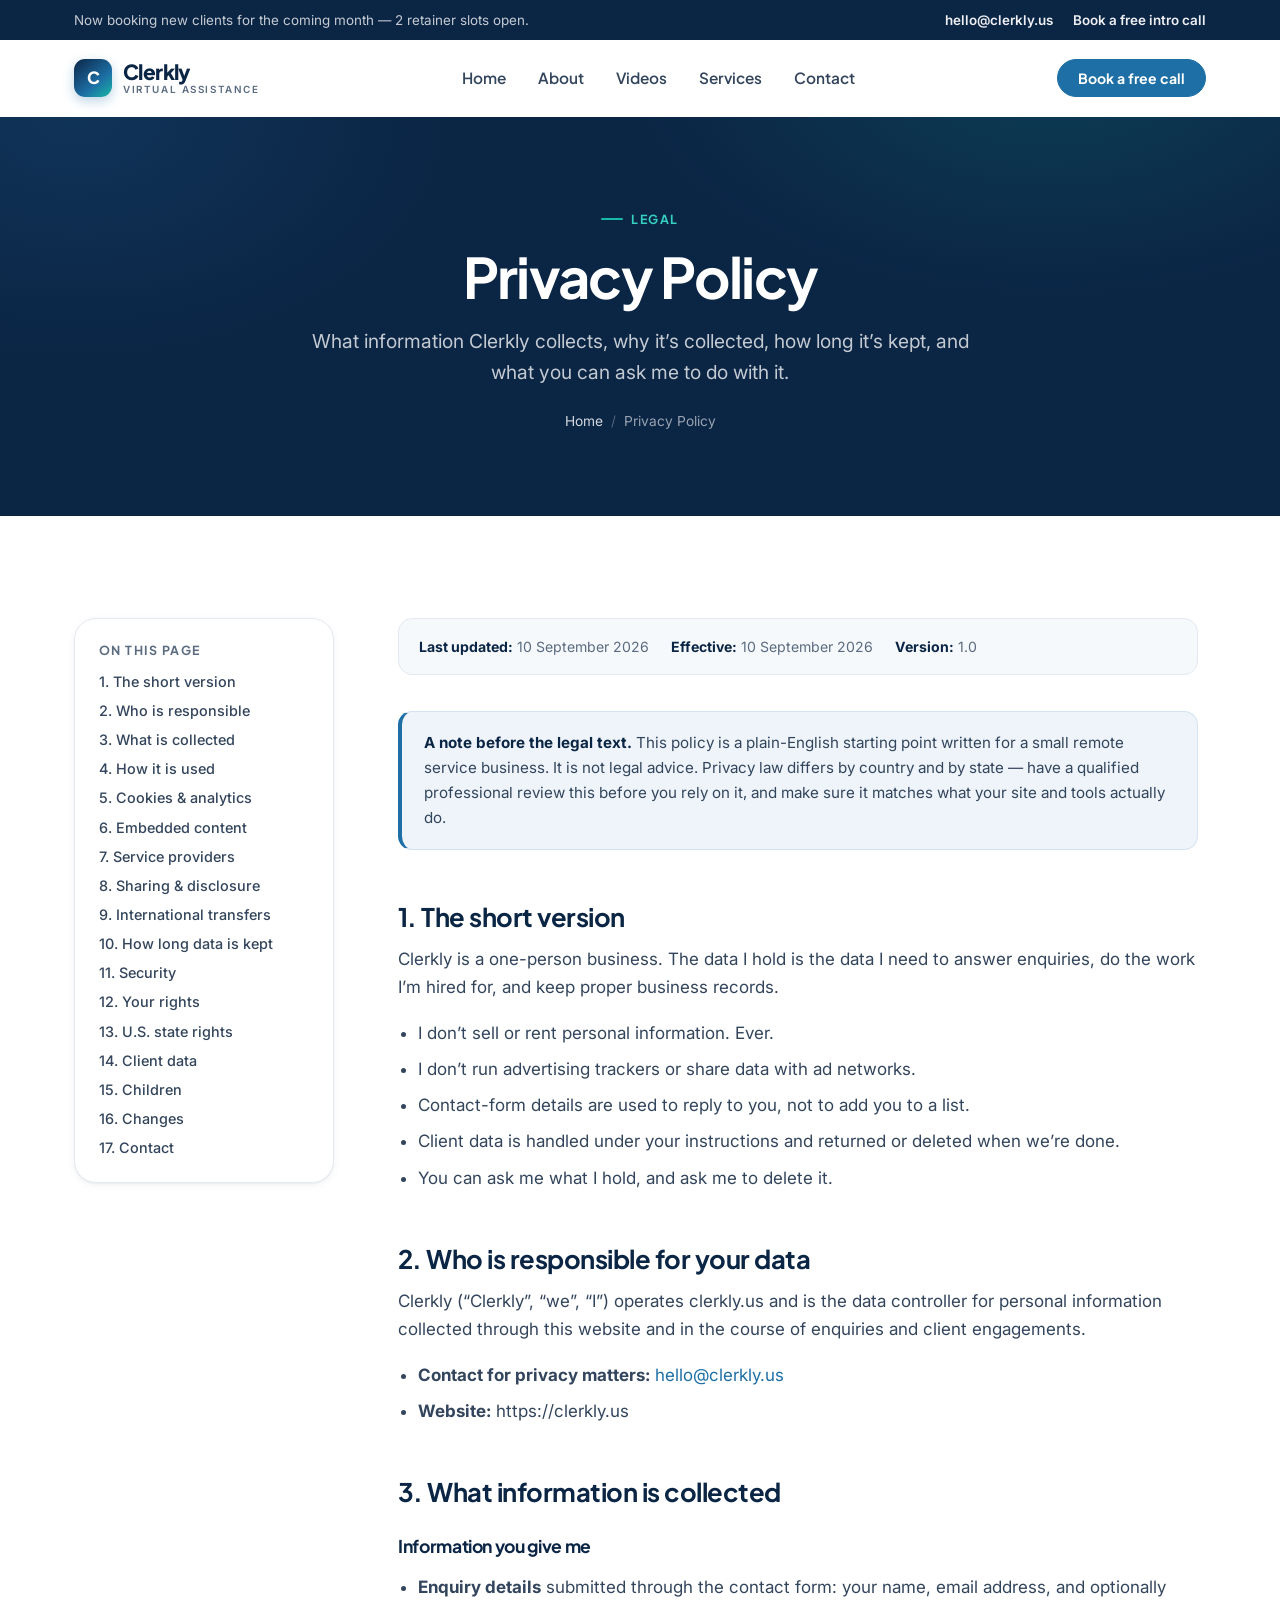
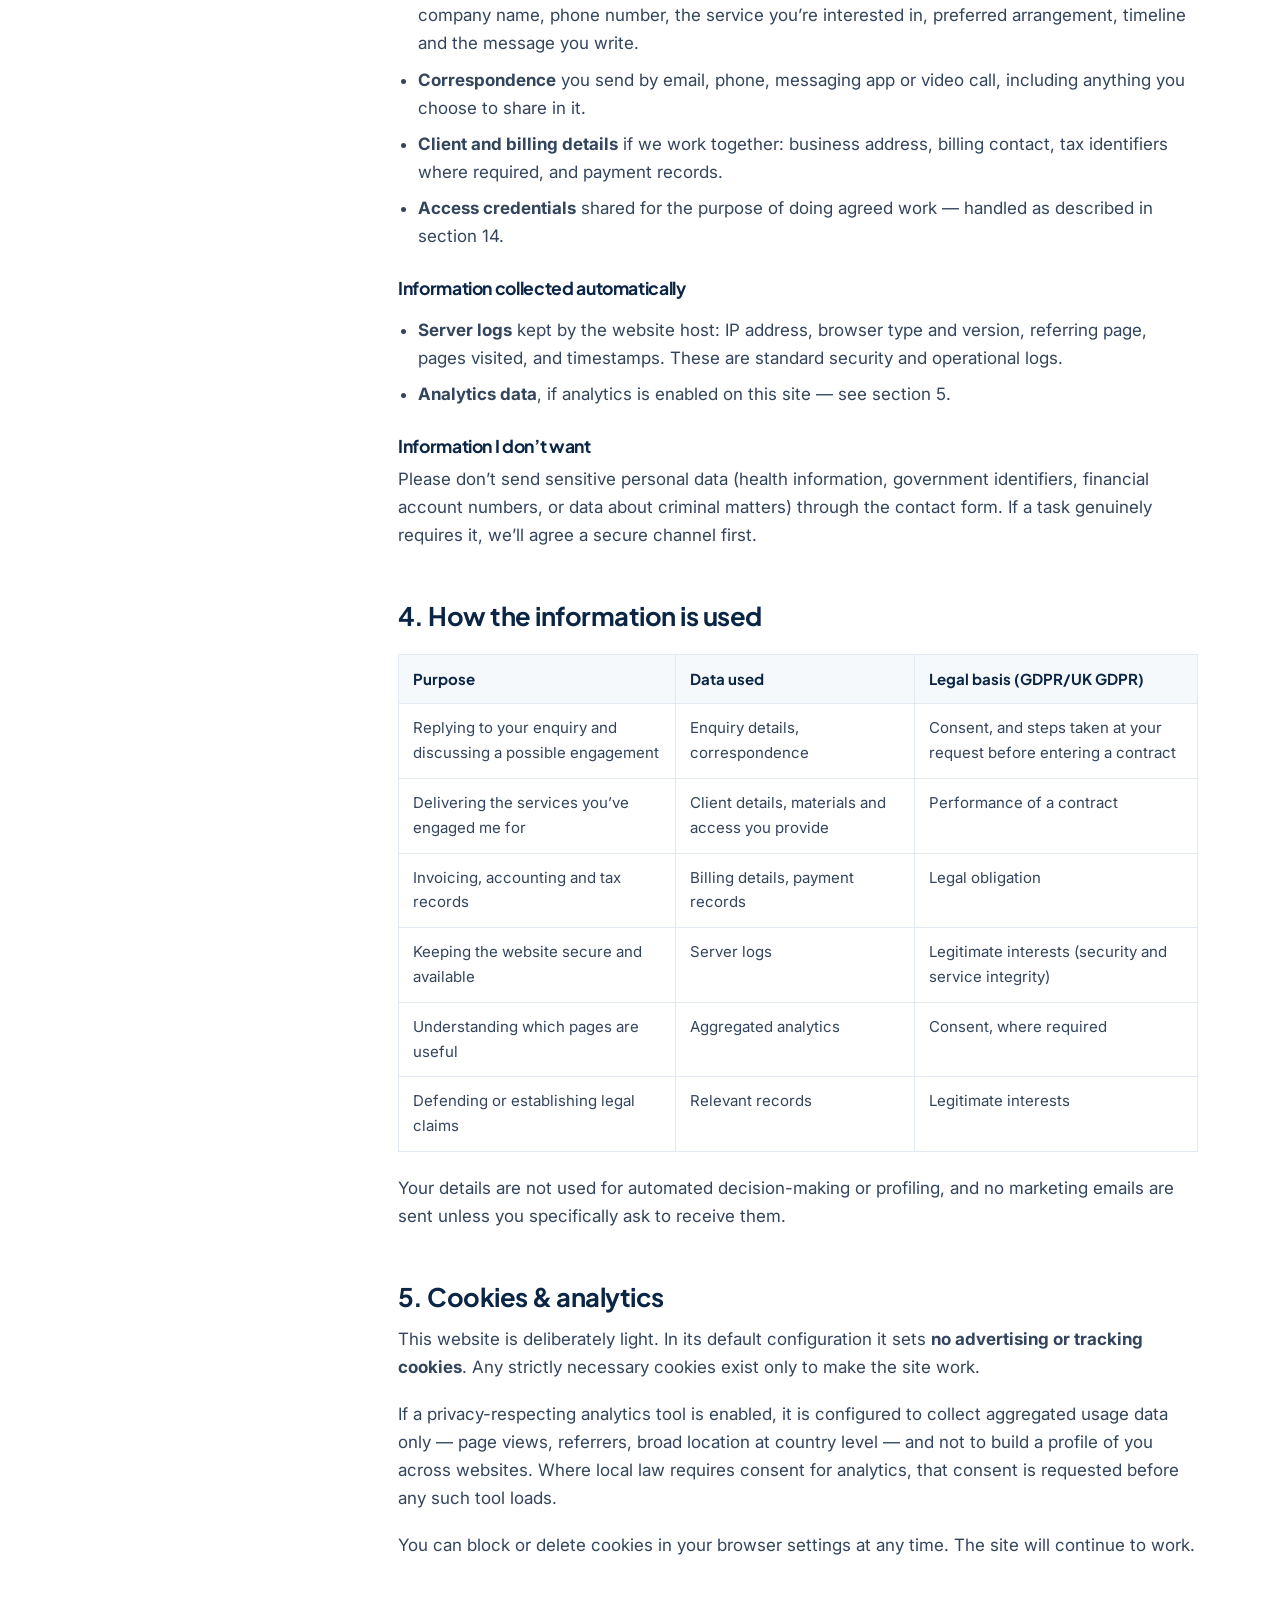
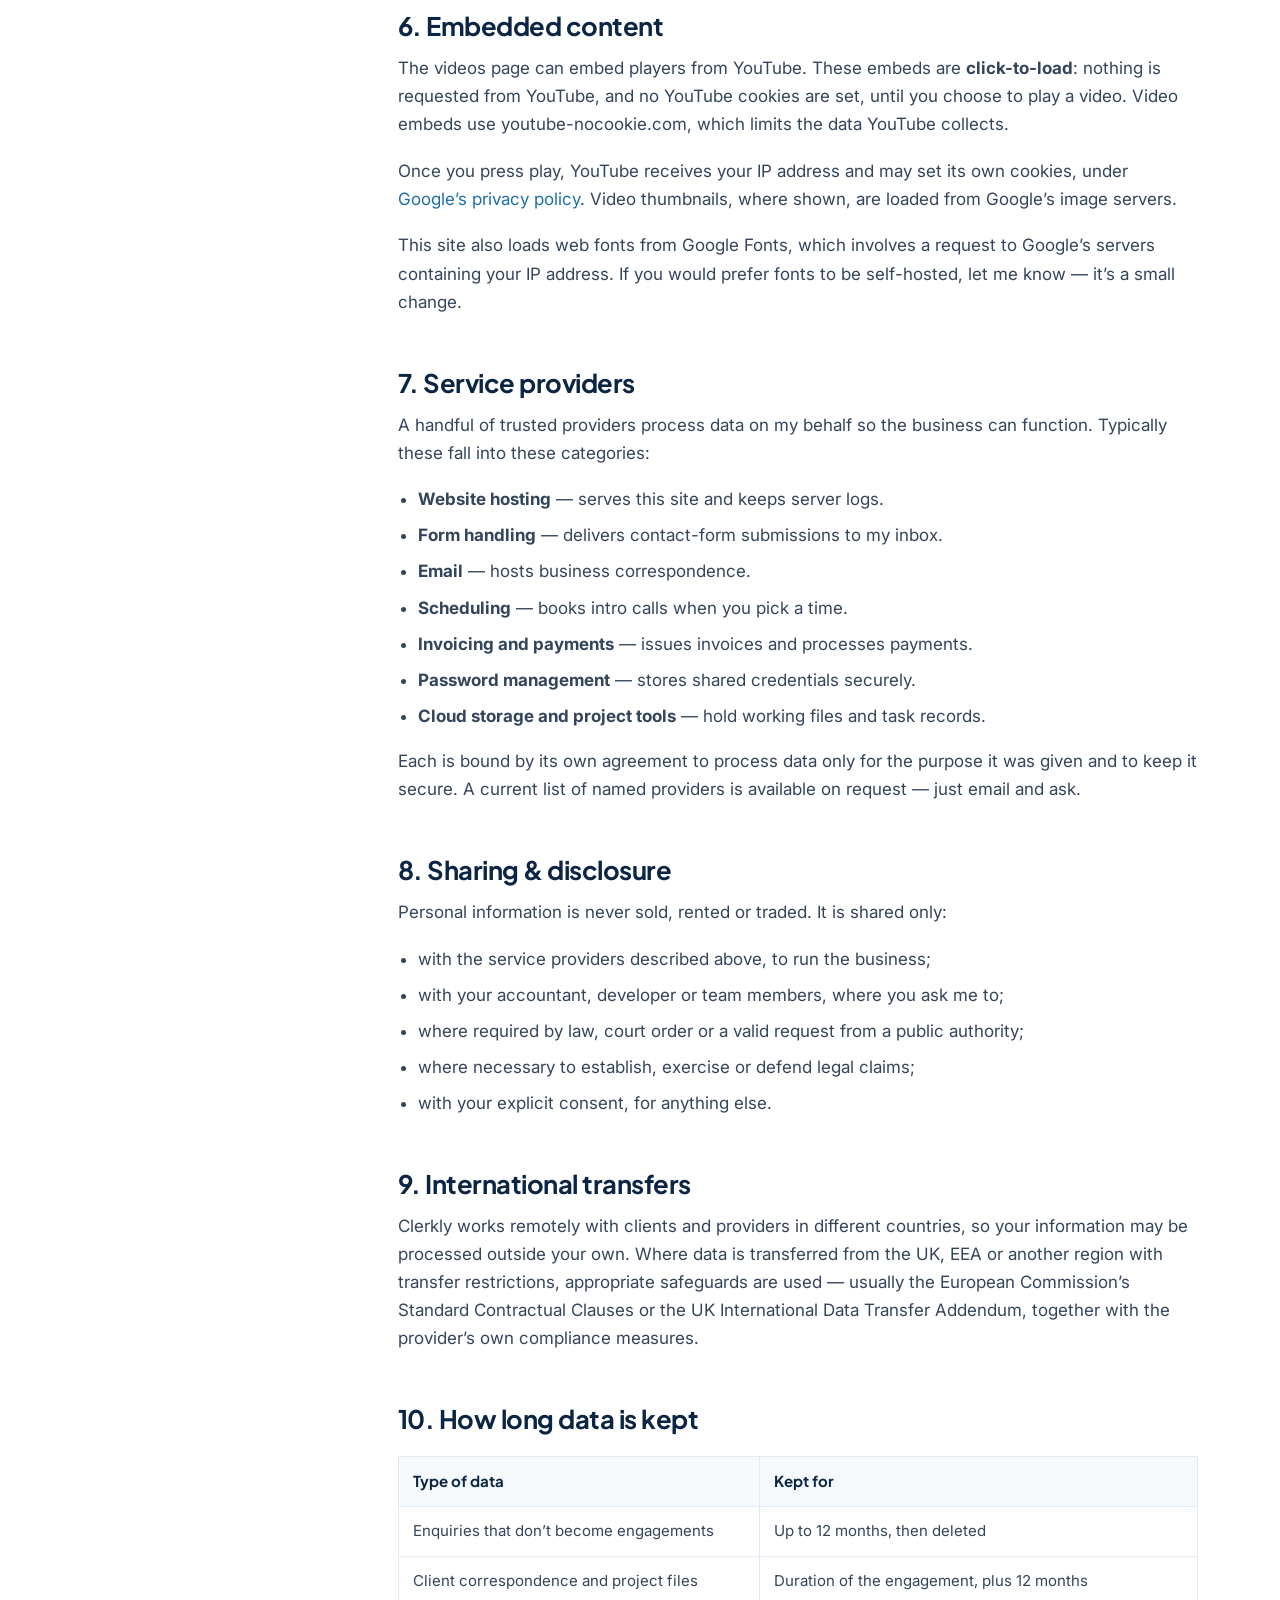
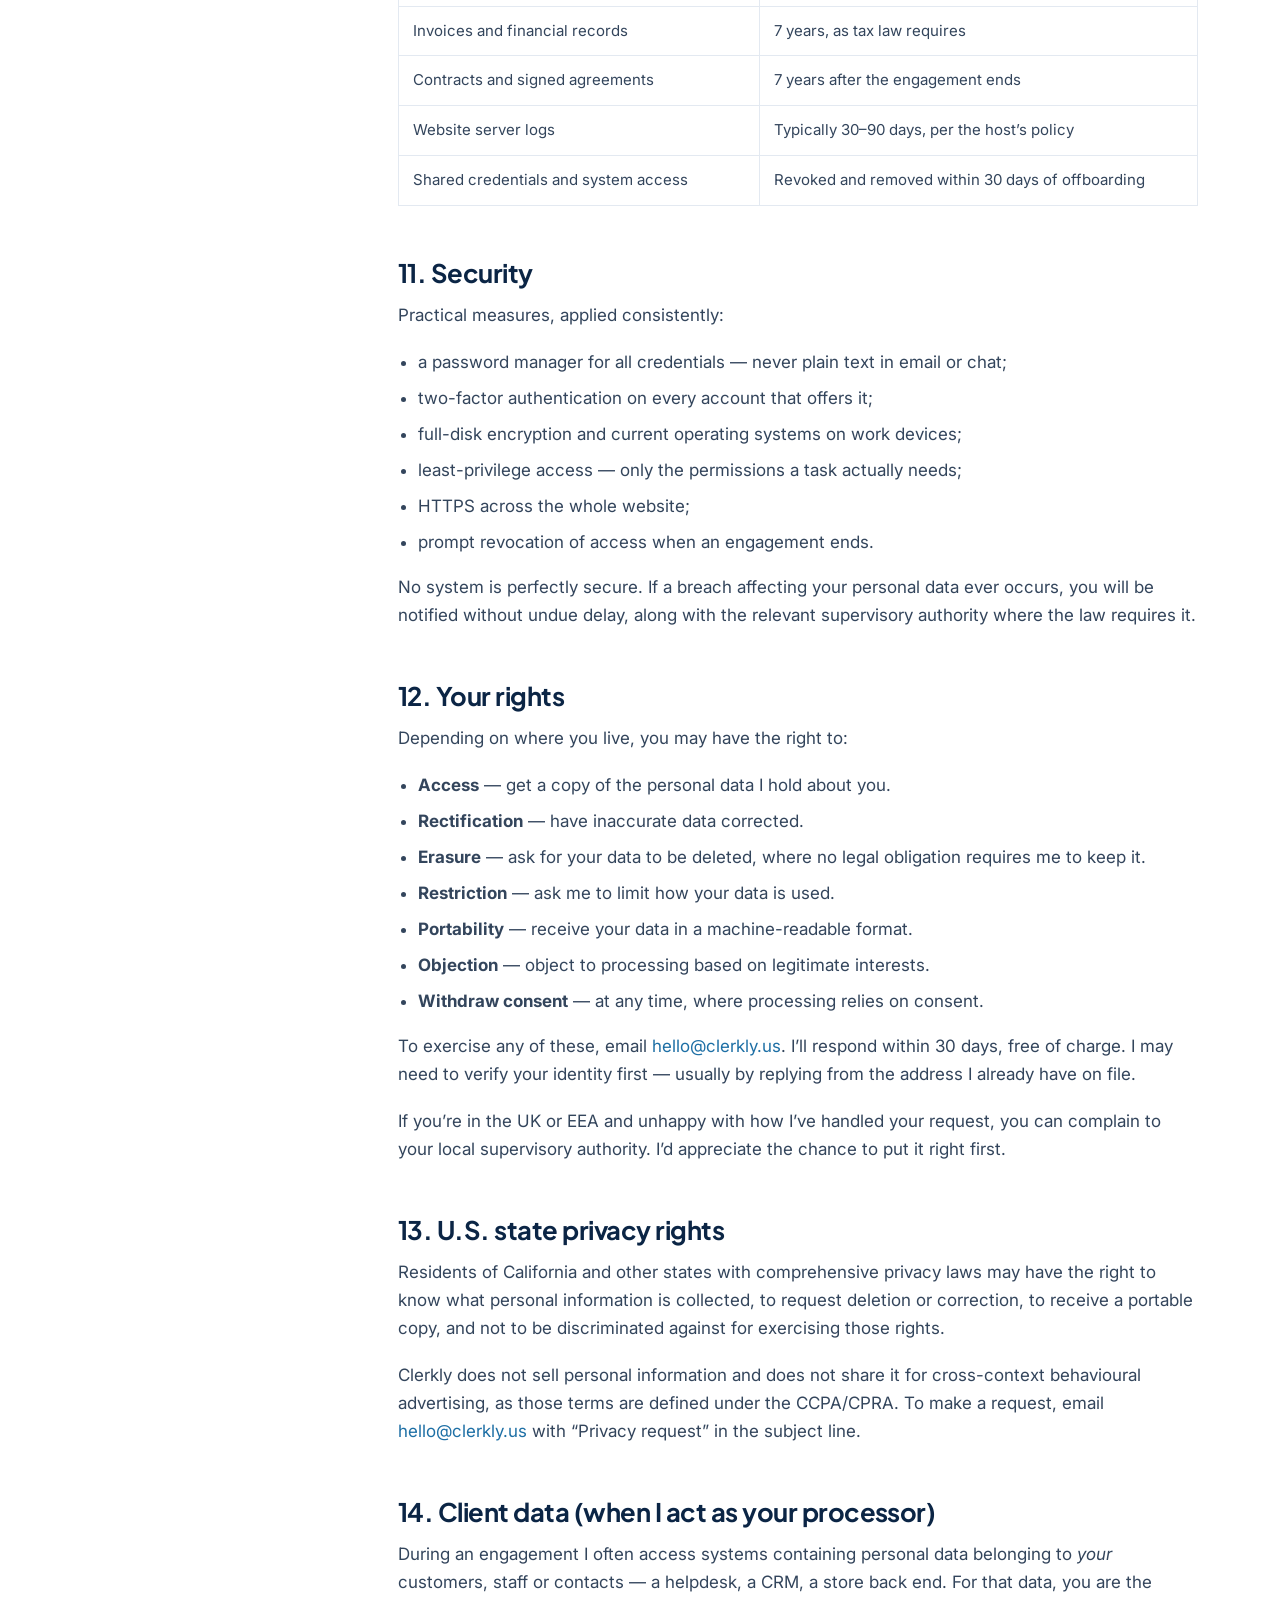
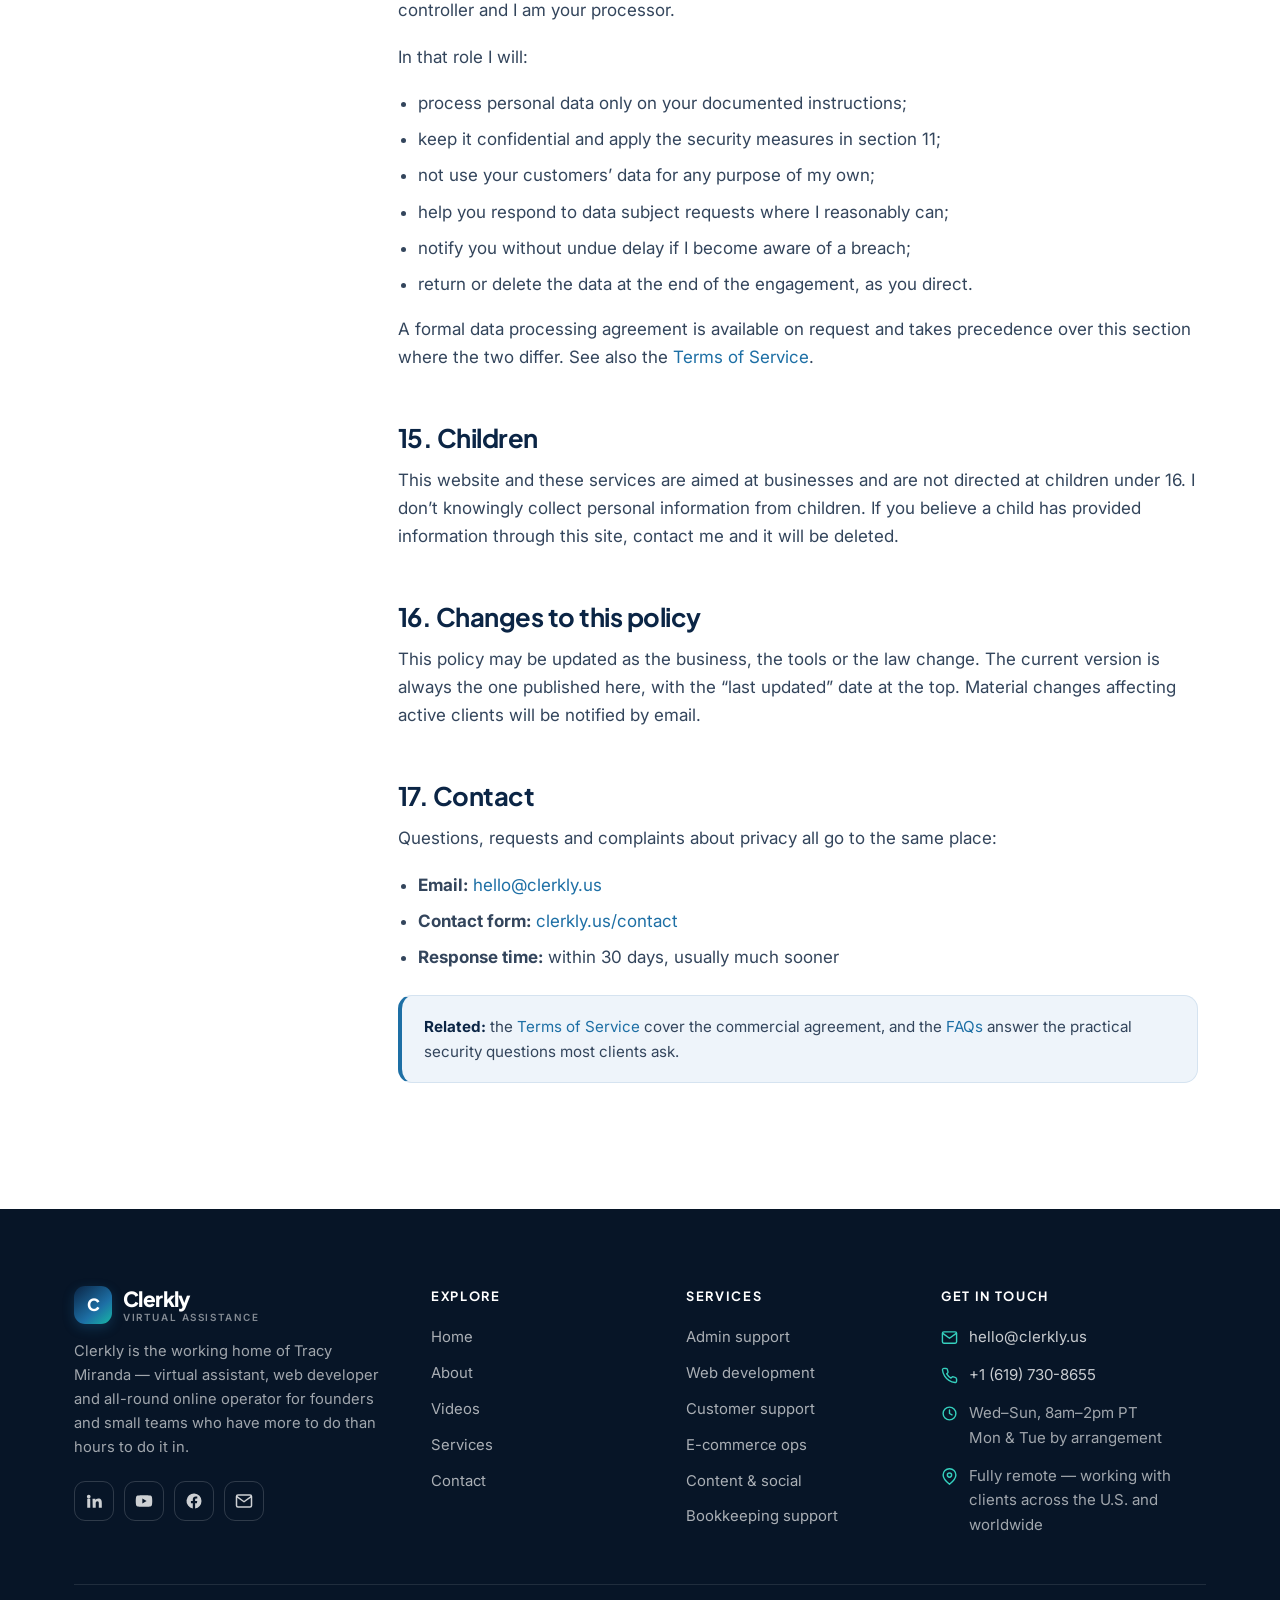
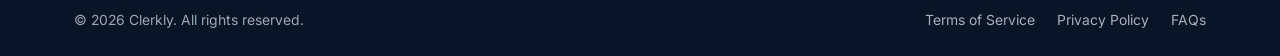
<file: privacy.html>
<!DOCTYPE html>
<html lang="en">
<head>
<meta charset="utf-8">
<meta name="viewport" content="width=device-width, initial-scale=1">
<title>Privacy Policy | Clerkly</title>
<meta name="description" content="How Clerkly collects, uses, stores and protects personal information - for website visitors, enquirers and clients.">
<meta name="theme-color" content="#0b2545">
<meta name="robots" content="index, follow">
<link rel="canonical" href="https://clerkly.us/privacy.html">

<meta property="og:type" content="website">
<meta property="og:site_name" content="Clerkly">
<meta property="og:title" content="Privacy Policy | Clerkly">
<meta property="og:description" content="What data Clerkly collects, why, how long it is kept, and the rights you have over it.">
<meta property="og:url" content="https://clerkly.us/privacy.html">

<link rel="icon" href="assets/img/favicon.svg" type="image/svg+xml">
<link rel="apple-touch-icon" href="assets/img/favicon.svg">

<link rel="preconnect" href="https://fonts.googleapis.com">
<link rel="preconnect" href="https://fonts.gstatic.com" crossorigin>
<link href="https://fonts.googleapis.com/css2?family=Inter:wght@400;500;600&family=Plus+Jakarta+Sans:wght@600;700;800&display=swap" rel="stylesheet">
<link rel="stylesheet" href="assets/css/styles.css">
<script src="assets/js/main.js" defer></script>
</head>
<body>
<a class="skip-link" href="#main">Skip to main content</a>

<div class="topbar">
  <div class="container topbar__inner">
    <span>Now booking new clients for the coming month &mdash; 2 retainer slots open.</span>
    <div class="topbar__links">
      <a href="mailto:hello@clerkly.us">hello@clerkly.us</a>
      <a href="contact.html">Book a free intro call</a>
    </div>
  </div>
</div>

<header class="site-header">
  <div class="container">
    <nav class="nav" aria-label="Primary">
      <a class="brand" href="index.html">
        <span class="brand__mark" aria-hidden="true">C</span>
        <span class="brand__text">Clerkly<small>Virtual Assistance</small></span>
      </a>

      <ul class="nav__menu" id="primary-menu">
        <li><a class="nav__link" href="index.html">Home</a></li>
        <li><a class="nav__link" href="about.html">About</a></li>
        <li><a class="nav__link" href="videos.html">Videos</a></li>
        <li><a class="nav__link" href="services.html">Services</a></li>
        <li><a class="nav__link" href="contact.html">Contact</a></li>
        <li class="nav__cta"><a class="btn btn--primary" href="contact.html">Book a free call</a></li>
      </ul>

      <div class="nav__actions">
        <a class="btn btn--primary btn--sm" href="contact.html">Book a free call</a>
        <button class="nav__toggle" type="button" aria-expanded="false" aria-controls="primary-menu" aria-label="Open menu">
          <span></span>
        </button>
      </div>
    </nav>
  </div>
</header>

<main id="main">

  <section class="pagehero">
    <div class="container">
      <span class="eyebrow">Legal</span>
      <h1>Privacy Policy</h1>
      <p class="lead">
        What information Clerkly collects, why it&rsquo;s collected, how long it&rsquo;s kept, and
        what you can ask me to do with it.
      </p>
      <ol class="breadcrumb">
        <li><a href="index.html">Home</a></li>
        <li aria-current="page">Privacy Policy</li>
      </ol>
    </div>
  </section>

  <section class="section">
    <div class="container legal-layout">

      <nav class="toc" aria-label="On this page">
        <h4>On this page</h4>
        <ol>
          <li><a href="#summary">1. The short version</a></li>
          <li><a href="#who">2. Who is responsible</a></li>
          <li><a href="#collect">3. What is collected</a></li>
          <li><a href="#use">4. How it is used</a></li>
          <li><a href="#cookies">5. Cookies &amp; analytics</a></li>
          <li><a href="#embeds">6. Embedded content</a></li>
          <li><a href="#processors">7. Service providers</a></li>
          <li><a href="#sharing">8. Sharing &amp; disclosure</a></li>
          <li><a href="#transfers">9. International transfers</a></li>
          <li><a href="#retention">10. How long data is kept</a></li>
          <li><a href="#security">11. Security</a></li>
          <li><a href="#rights">12. Your rights</a></li>
          <li><a href="#us-rights">13. U.S. state rights</a></li>
          <li><a href="#client-data">14. Client data</a></li>
          <li><a href="#children">15. Children</a></li>
          <li><a href="#changes">16. Changes</a></li>
          <li><a href="#contact">17. Contact</a></li>
        </ol>
      </nav>

      <div class="prose">
        <div class="legal-meta">
          <span><strong>Last updated:</strong> 10 September 2026</span>
          <span><strong>Effective:</strong> 10 September 2026</span>
          <span><strong>Version:</strong> 1.0</span>
        </div>

        <div class="callout">
          <strong>A note before the legal text.</strong> This policy is a plain-English
          starting point written for a small remote service business. It is not legal
          advice. Privacy law differs by country and by state &mdash; have a qualified
          professional review this before you rely on it, and make sure it matches what
          your site and tools actually do.
        </div>

        <h2 id="summary">1. The short version</h2>
        <p>
          Clerkly is a one-person business. The data I hold is the data I need to answer
          enquiries, do the work I&rsquo;m hired for, and keep proper business records.
        </p>
        <ul>
          <li>I don&rsquo;t sell or rent personal information. Ever.</li>
          <li>I don&rsquo;t run advertising trackers or share data with ad networks.</li>
          <li>Contact-form details are used to reply to you, not to add you to a list.</li>
          <li>Client data is handled under your instructions and returned or deleted when we&rsquo;re done.</li>
          <li>You can ask me what I hold, and ask me to delete it.</li>
        </ul>

        <h2 id="who">2. Who is responsible for your data</h2>
        <p>
          Clerkly (&ldquo;Clerkly&rdquo;, &ldquo;we&rdquo;, &ldquo;I&rdquo;) operates clerkly.us and is the data
          controller for personal information collected through this website and in the
          course of enquiries and client engagements.
        </p>
        <ul>
          <li><strong>Contact for privacy matters:</strong> <a href="mailto:hello@clerkly.us">hello@clerkly.us</a></li>
          <li><strong>Website:</strong> https://clerkly.us</li>
        </ul>

        <h2 id="collect">3. What information is collected</h2>

        <h3>Information you give me</h3>
        <ul>
          <li><strong>Enquiry details</strong> submitted through the contact form: your name, email address, and optionally company name, phone number, the service you&rsquo;re interested in, preferred arrangement, timeline and the message you write.</li>
          <li><strong>Correspondence</strong> you send by email, phone, messaging app or video call, including anything you choose to share in it.</li>
          <li><strong>Client and billing details</strong> if we work together: business address, billing contact, tax identifiers where required, and payment records.</li>
          <li><strong>Access credentials</strong> shared for the purpose of doing agreed work &mdash; handled as described in section 14.</li>
        </ul>

        <h3>Information collected automatically</h3>
        <ul>
          <li><strong>Server logs</strong> kept by the website host: IP address, browser type and version, referring page, pages visited, and timestamps. These are standard security and operational logs.</li>
          <li><strong>Analytics data</strong>, if analytics is enabled on this site &mdash; see section 5.</li>
        </ul>

        <h3>Information I don&rsquo;t want</h3>
        <p>
          Please don&rsquo;t send sensitive personal data (health information, government
          identifiers, financial account numbers, or data about criminal matters) through
          the contact form. If a task genuinely requires it, we&rsquo;ll agree a secure channel
          first.
        </p>

        <h2 id="use">4. How the information is used</h2>
        <table>
          <thead>
            <tr>
              <th>Purpose</th>
              <th>Data used</th>
              <th>Legal basis (GDPR/UK GDPR)</th>
            </tr>
          </thead>
          <tbody>
            <tr>
              <td>Replying to your enquiry and discussing a possible engagement</td>
              <td>Enquiry details, correspondence</td>
              <td>Consent, and steps taken at your request before entering a contract</td>
            </tr>
            <tr>
              <td>Delivering the services you&rsquo;ve engaged me for</td>
              <td>Client details, materials and access you provide</td>
              <td>Performance of a contract</td>
            </tr>
            <tr>
              <td>Invoicing, accounting and tax records</td>
              <td>Billing details, payment records</td>
              <td>Legal obligation</td>
            </tr>
            <tr>
              <td>Keeping the website secure and available</td>
              <td>Server logs</td>
              <td>Legitimate interests (security and service integrity)</td>
            </tr>
            <tr>
              <td>Understanding which pages are useful</td>
              <td>Aggregated analytics</td>
              <td>Consent, where required</td>
            </tr>
            <tr>
              <td>Defending or establishing legal claims</td>
              <td>Relevant records</td>
              <td>Legitimate interests</td>
            </tr>
          </tbody>
        </table>
        <p>
          Your details are not used for automated decision-making or profiling, and no
          marketing emails are sent unless you specifically ask to receive them.
        </p>

        <h2 id="cookies">5. Cookies &amp; analytics</h2>
        <p>
          This website is deliberately light. In its default configuration it sets
          <strong>no advertising or tracking cookies</strong>. Any strictly necessary
          cookies exist only to make the site work.
        </p>
        <p>
          If a privacy-respecting analytics tool is enabled, it is configured to collect
          aggregated usage data only &mdash; page views, referrers, broad location at country
          level &mdash; and not to build a profile of you across websites. Where local law
          requires consent for analytics, that consent is requested before any such tool
          loads.
        </p>
        <p>
          You can block or delete cookies in your browser settings at any time. The site
          will continue to work.
        </p>

        <h2 id="embeds">6. Embedded content</h2>
        <p>
          The videos page can embed players from YouTube. These embeds are
          <strong>click-to-load</strong>: nothing is requested from YouTube, and no
          YouTube cookies are set, until you choose to play a video. Video embeds use
          youtube-nocookie.com, which limits the data YouTube collects.
        </p>
        <p>
          Once you press play, YouTube receives your IP address and may set its own
          cookies, under
          <a href="https://policies.google.com/privacy" rel="noopener" target="_blank">Google&rsquo;s privacy policy</a>.
          Video thumbnails, where shown, are loaded from Google&rsquo;s image servers.
        </p>
        <p>
          This site also loads web fonts from Google Fonts, which involves a request to
          Google&rsquo;s servers containing your IP address. If you would prefer fonts to be
          self-hosted, let me know &mdash; it&rsquo;s a small change.
        </p>

        <h2 id="processors">7. Service providers</h2>
        <p>
          A handful of trusted providers process data on my behalf so the business can
          function. Typically these fall into these categories:
        </p>
        <ul>
          <li><strong>Website hosting</strong> &mdash; serves this site and keeps server logs.</li>
          <li><strong>Form handling</strong> &mdash; delivers contact-form submissions to my inbox.</li>
          <li><strong>Email</strong> &mdash; hosts business correspondence.</li>
          <li><strong>Scheduling</strong> &mdash; books intro calls when you pick a time.</li>
          <li><strong>Invoicing and payments</strong> &mdash; issues invoices and processes payments.</li>
          <li><strong>Password management</strong> &mdash; stores shared credentials securely.</li>
          <li><strong>Cloud storage and project tools</strong> &mdash; hold working files and task records.</li>
        </ul>
        <p>
          Each is bound by its own agreement to process data only for the purpose it was
          given and to keep it secure. A current list of named providers is available on
          request &mdash; just email and ask.
        </p>

        <h2 id="sharing">8. Sharing &amp; disclosure</h2>
        <p>Personal information is never sold, rented or traded. It is shared only:</p>
        <ul>
          <li>with the service providers described above, to run the business;</li>
          <li>with your accountant, developer or team members, where you ask me to;</li>
          <li>where required by law, court order or a valid request from a public authority;</li>
          <li>where necessary to establish, exercise or defend legal claims;</li>
          <li>with your explicit consent, for anything else.</li>
        </ul>

        <h2 id="transfers">9. International transfers</h2>
        <p>
          Clerkly works remotely with clients and providers in different countries, so your
          information may be processed outside your own. Where data is transferred from the
          UK, EEA or another region with transfer restrictions, appropriate safeguards are
          used &mdash; usually the European Commission&rsquo;s Standard Contractual Clauses or the
          UK International Data Transfer Addendum, together with the provider&rsquo;s own
          compliance measures.
        </p>

        <h2 id="retention">10. How long data is kept</h2>
        <table>
          <thead>
            <tr>
              <th>Type of data</th>
              <th>Kept for</th>
            </tr>
          </thead>
          <tbody>
            <tr>
              <td>Enquiries that don&rsquo;t become engagements</td>
              <td>Up to 12 months, then deleted</td>
            </tr>
            <tr>
              <td>Client correspondence and project files</td>
              <td>Duration of the engagement, plus 12 months</td>
            </tr>
            <tr>
              <td>Invoices and financial records</td>
              <td>7 years, as tax law requires</td>
            </tr>
            <tr>
              <td>Contracts and signed agreements</td>
              <td>7 years after the engagement ends</td>
            </tr>
            <tr>
              <td>Website server logs</td>
              <td>Typically 30&ndash;90 days, per the host&rsquo;s policy</td>
            </tr>
            <tr>
              <td>Shared credentials and system access</td>
              <td>Revoked and removed within 30 days of offboarding</td>
            </tr>
          </tbody>
        </table>

        <h2 id="security">11. Security</h2>
        <p>Practical measures, applied consistently:</p>
        <ul>
          <li>a password manager for all credentials &mdash; never plain text in email or chat;</li>
          <li>two-factor authentication on every account that offers it;</li>
          <li>full-disk encryption and current operating systems on work devices;</li>
          <li>least-privilege access &mdash; only the permissions a task actually needs;</li>
          <li>HTTPS across the whole website;</li>
          <li>prompt revocation of access when an engagement ends.</li>
        </ul>
        <p>
          No system is perfectly secure. If a breach affecting your personal data ever
          occurs, you will be notified without undue delay, along with the relevant
          supervisory authority where the law requires it.
        </p>

        <h2 id="rights">12. Your rights</h2>
        <p>
          Depending on where you live, you may have the right to:
        </p>
        <ul>
          <li><strong>Access</strong> &mdash; get a copy of the personal data I hold about you.</li>
          <li><strong>Rectification</strong> &mdash; have inaccurate data corrected.</li>
          <li><strong>Erasure</strong> &mdash; ask for your data to be deleted, where no legal obligation requires me to keep it.</li>
          <li><strong>Restriction</strong> &mdash; ask me to limit how your data is used.</li>
          <li><strong>Portability</strong> &mdash; receive your data in a machine-readable format.</li>
          <li><strong>Objection</strong> &mdash; object to processing based on legitimate interests.</li>
          <li><strong>Withdraw consent</strong> &mdash; at any time, where processing relies on consent.</li>
        </ul>
        <p>
          To exercise any of these, email <a href="mailto:hello@clerkly.us">hello@clerkly.us</a>.
          I&rsquo;ll respond within 30 days, free of charge. I may need to verify your identity
          first &mdash; usually by replying from the address I already have on file.
        </p>
        <p>
          If you&rsquo;re in the UK or EEA and unhappy with how I&rsquo;ve handled your request, you
          can complain to your local supervisory authority. I&rsquo;d appreciate the chance to
          put it right first.
        </p>

        <h2 id="us-rights">13. U.S. state privacy rights</h2>
        <p>
          Residents of California and other states with comprehensive privacy laws may have
          the right to know what personal information is collected, to request deletion or
          correction, to receive a portable copy, and not to be discriminated against for
          exercising those rights.
        </p>
        <p>
          Clerkly does not sell personal information and does not share it for
          cross-context behavioural advertising, as those terms are defined under the
          CCPA/CPRA. To make a request, email
          <a href="mailto:hello@clerkly.us">hello@clerkly.us</a> with &ldquo;Privacy request&rdquo;
          in the subject line.
        </p>

        <h2 id="client-data">14. Client data (when I act as your processor)</h2>
        <p>
          During an engagement I often access systems containing personal data belonging to
          <em>your</em> customers, staff or contacts &mdash; a helpdesk, a CRM, a store back
          end. For that data, you are the controller and I am your processor.
        </p>
        <p>In that role I will:</p>
        <ul>
          <li>process personal data only on your documented instructions;</li>
          <li>keep it confidential and apply the security measures in section 11;</li>
          <li>not use your customers&rsquo; data for any purpose of my own;</li>
          <li>help you respond to data subject requests where I reasonably can;</li>
          <li>notify you without undue delay if I become aware of a breach;</li>
          <li>return or delete the data at the end of the engagement, as you direct.</li>
        </ul>
        <p>
          A formal data processing agreement is available on request and takes precedence
          over this section where the two differ. See also the
          <a href="terms.html#data">Terms of Service</a>.
        </p>

        <h2 id="children">15. Children</h2>
        <p>
          This website and these services are aimed at businesses and are not directed at
          children under 16. I don&rsquo;t knowingly collect personal information from children.
          If you believe a child has provided information through this site, contact me and
          it will be deleted.
        </p>

        <h2 id="changes">16. Changes to this policy</h2>
        <p>
          This policy may be updated as the business, the tools or the law change. The
          current version is always the one published here, with the &ldquo;last updated&rdquo; date
          at the top. Material changes affecting active clients will be notified by email.
        </p>

        <h2 id="contact">17. Contact</h2>
        <p>Questions, requests and complaints about privacy all go to the same place:</p>
        <ul>
          <li><strong>Email:</strong> <a href="mailto:hello@clerkly.us">hello@clerkly.us</a></li>
          <li><strong>Contact form:</strong> <a href="contact.html">clerkly.us/contact</a></li>
          <li><strong>Response time:</strong> within 30 days, usually much sooner</li>
        </ul>

        <div class="callout">
          <strong>Related:</strong> the <a href="terms.html">Terms of Service</a> cover the
          commercial agreement, and the <a href="faqs.html#security">FAQs</a> answer the
          practical security questions most clients ask.
        </div>
      </div>
    </div>
  </section>

</main>

<footer class="site-footer">
  <div class="container">
    <div class="footer__grid">
      <div>
        <a class="brand" href="index.html">
          <span class="brand__mark" aria-hidden="true">C</span>
          <span class="brand__text">Clerkly<small>Virtual Assistance</small></span>
        </a>
        <p class="footer__about">
          Clerkly is the working home of Tracy Miranda &mdash; virtual assistant, web
          developer and all-round online operator for founders and small teams who
          have more to do than hours to do it in.
        </p>
        <div class="socials">
          <a href="https://www.linkedin.com/" aria-label="LinkedIn" rel="noopener" target="_blank">
            <svg viewBox="0 0 24 24" fill="currentColor" aria-hidden="true"><path d="M4.98 3.5a2.5 2.5 0 1 1 0 5 2.5 2.5 0 0 1 0-5zM3 9h4v12H3zM10 9h3.8v1.7h.05c.53-.95 1.83-1.95 3.77-1.95 4.03 0 4.78 2.5 4.78 5.76V21h-4v-5.6c0-1.34-.03-3.06-1.9-3.06-1.9 0-2.2 1.45-2.2 2.96V21h-4z"/></svg>
          </a>
          <a href="https://www.youtube.com/" aria-label="YouTube" rel="noopener" target="_blank">
            <svg viewBox="0 0 24 24" fill="currentColor" aria-hidden="true"><path d="M23 12s0-3.6-.46-5.32a2.77 2.77 0 0 0-1.95-1.96C18.87 4.25 12 4.25 12 4.25s-6.87 0-8.59.47a2.77 2.77 0 0 0-1.95 1.96C1 8.4 1 12 1 12s0 3.6.46 5.32a2.77 2.77 0 0 0 1.95 1.96c1.72.47 8.59.47 8.59.47s6.87 0 8.59-.47a2.77 2.77 0 0 0 1.95-1.96C23 15.6 23 12 23 12zM9.8 15.3V8.7l5.7 3.3z"/></svg>
          </a>
          <a href="https://www.facebook.com/" aria-label="Facebook" rel="noopener" target="_blank">
            <svg viewBox="0 0 24 24" fill="currentColor" aria-hidden="true"><path d="M22 12a10 10 0 1 0-11.6 9.9v-7H7.9V12h2.5V9.8c0-2.5 1.5-3.9 3.8-3.9 1.1 0 2.2.2 2.2.2v2.5h-1.3c-1.2 0-1.6.76-1.6 1.55V12h2.8l-.45 2.9h-2.35v7A10 10 0 0 0 22 12z"/></svg>
          </a>
          <a href="mailto:hello@clerkly.us" aria-label="Email Clerkly">
            <svg viewBox="0 0 24 24" fill="none" stroke="currentColor" stroke-width="2" stroke-linecap="round" stroke-linejoin="round" aria-hidden="true"><rect x="2" y="4" width="20" height="16" rx="2"/><polyline points="3 6.5 12 13 21 6.5"/></svg>
          </a>
        </div>
      </div>

      <div>
        <p class="footer__title">Explore</p>
        <ul class="footer__links">
          <li><a href="index.html">Home</a></li>
          <li><a href="about.html">About</a></li>
          <li><a href="videos.html">Videos</a></li>
          <li><a href="services.html">Services</a></li>
          <li><a href="contact.html">Contact</a></li>
        </ul>
      </div>

      <div>
        <p class="footer__title">Services</p>
        <ul class="footer__links">
          <li><a href="services.html#admin">Admin support</a></li>
          <li><a href="services.html#web">Web development</a></li>
          <li><a href="services.html#support">Customer support</a></li>
          <li><a href="services.html#ecommerce">E-commerce ops</a></li>
          <li><a href="services.html#content">Content &amp; social</a></li>
          <li><a href="services.html#books">Bookkeeping support</a></li>
        </ul>
      </div>

      <div>
        <p class="footer__title">Get in touch</p>
        <ul class="footer__contact">
          <li>
            <svg viewBox="0 0 24 24" fill="none" stroke="currentColor" stroke-width="2" stroke-linecap="round" stroke-linejoin="round" aria-hidden="true"><rect x="2" y="4" width="20" height="16" rx="2"/><polyline points="3 6.5 12 13 21 6.5"/></svg>
            <a href="mailto:hello@clerkly.us">hello@clerkly.us</a>
          </li>
          <li>
            <svg viewBox="0 0 24 24" fill="none" stroke="currentColor" stroke-width="2" stroke-linecap="round" stroke-linejoin="round" aria-hidden="true"><path d="M22 16.9v3a2 2 0 0 1-2.2 2 19.8 19.8 0 0 1-8.6-3.1 19.5 19.5 0 0 1-6-6A19.8 19.8 0 0 1 2.1 4.2 2 2 0 0 1 4.1 2h3a2 2 0 0 1 2 1.7c.12.9.35 1.8.67 2.6a2 2 0 0 1-.45 2.1L8.1 9.6a16 16 0 0 0 6 6l1.2-1.2a2 2 0 0 1 2.1-.45c.84.32 1.7.55 2.6.67a2 2 0 0 1 1.7 2z"/></svg>
            <a href="tel:+16197308655">+1 (619) 730-8655</a>
          </li>
          <li>
            <svg viewBox="0 0 24 24" fill="none" stroke="currentColor" stroke-width="2" stroke-linecap="round" stroke-linejoin="round" aria-hidden="true"><circle cx="12" cy="12" r="9"/><polyline points="12 7 12 12 15.5 14"/></svg>
            <span>Wed&ndash;Sun, 8am&ndash;2pm PT<br>Mon &amp; Tue by arrangement</span>
          </li>
          <li>
            <svg viewBox="0 0 24 24" fill="none" stroke="currentColor" stroke-width="2" stroke-linecap="round" stroke-linejoin="round" aria-hidden="true"><path d="M21 10c0 6-9 13-9 13S3 16 3 10a9 9 0 1 1 18 0z"/><circle cx="12" cy="10" r="3"/></svg>
            <span>Fully remote &mdash; working with clients across the U.S. and worldwide</span>
          </li>
        </ul>
      </div>
    </div>

    <div class="footer__bottom">
      <p class="mb-0">&copy; <span data-year>2026</span> Clerkly. All rights reserved.</p>
      <ul class="footer__legal">
        <li><a href="terms.html">Terms of Service</a></li>
        <li><a href="privacy.html">Privacy Policy</a></li>
        <li><a href="faqs.html">FAQs</a></li>
      </ul>
    </div>
  </div>
</footer>

<button class="to-top" type="button" aria-label="Back to top">
  <svg viewBox="0 0 24 24" fill="none" stroke="currentColor" stroke-width="2.4" stroke-linecap="round" stroke-linejoin="round" aria-hidden="true"><line x1="12" y1="19" x2="12" y2="5"/><polyline points="5 12 12 5 19 12"/></svg>
</button>

</body>
</html>
</file>
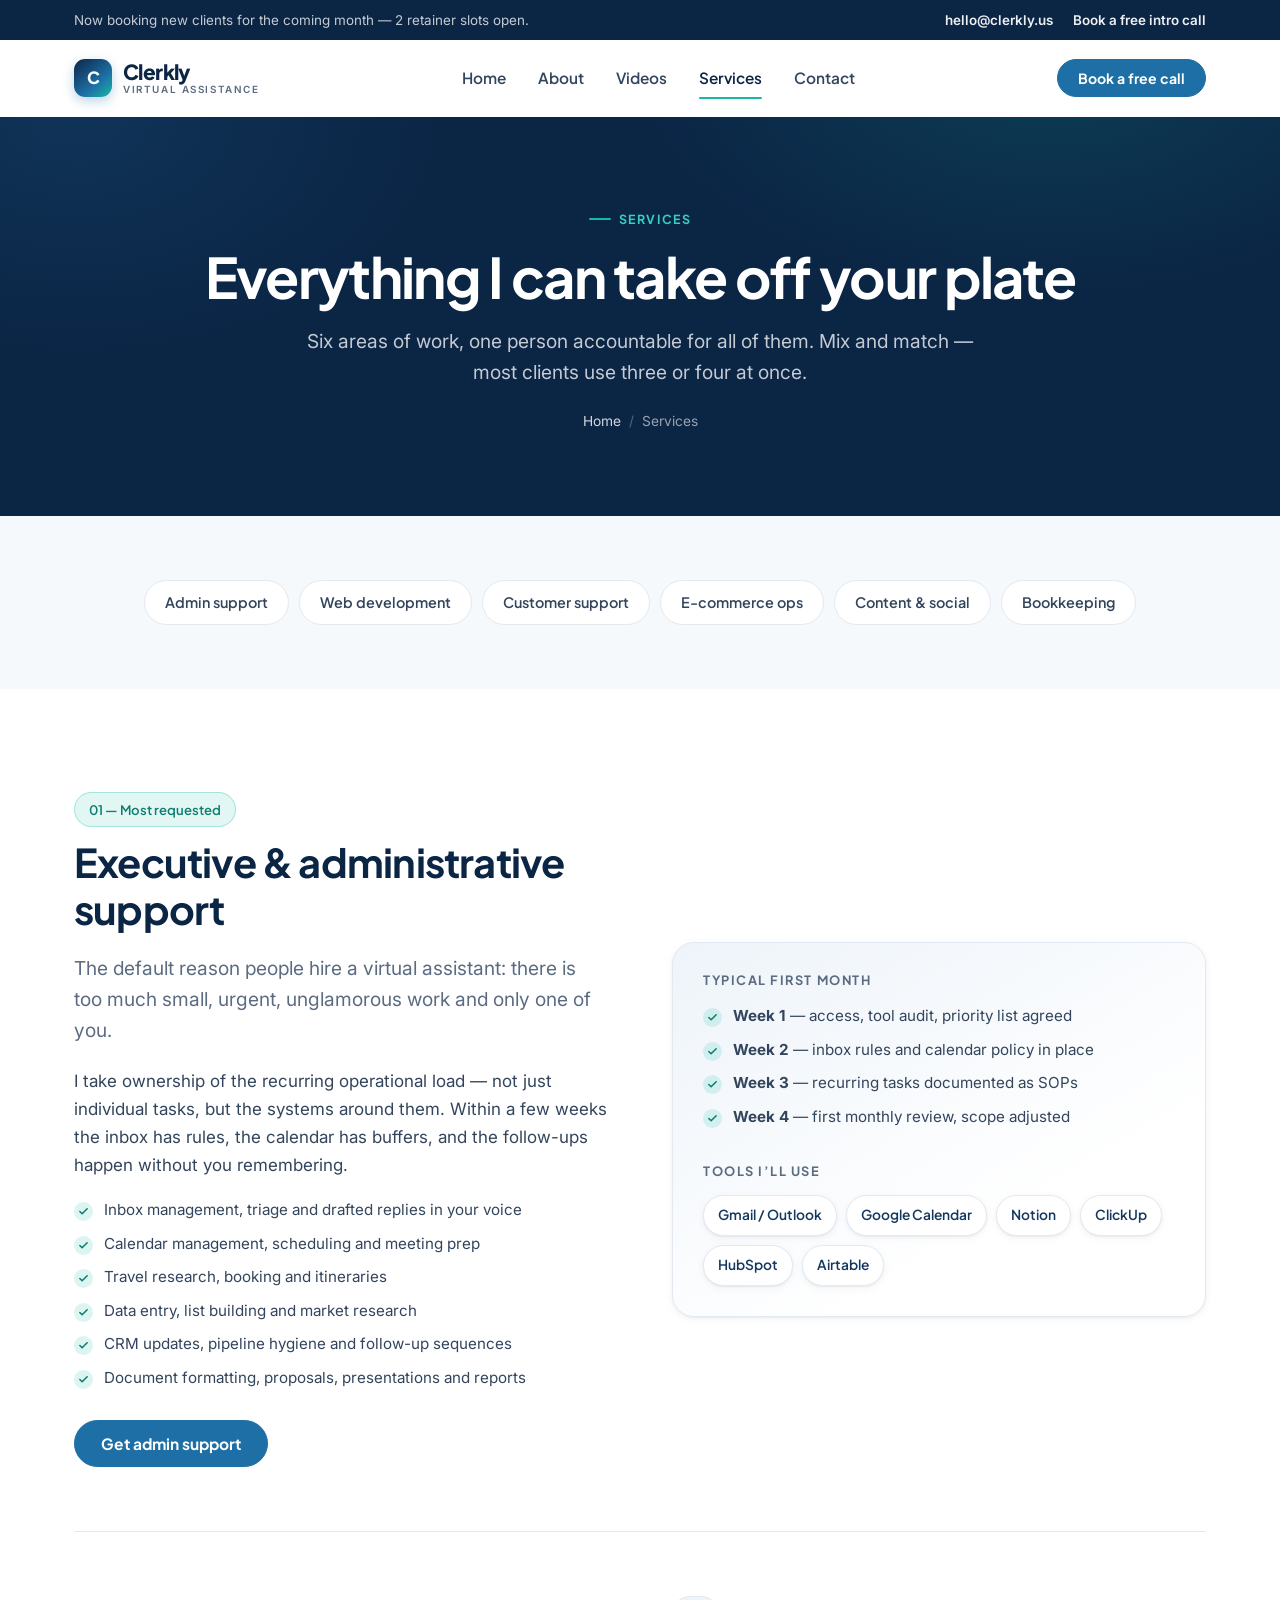
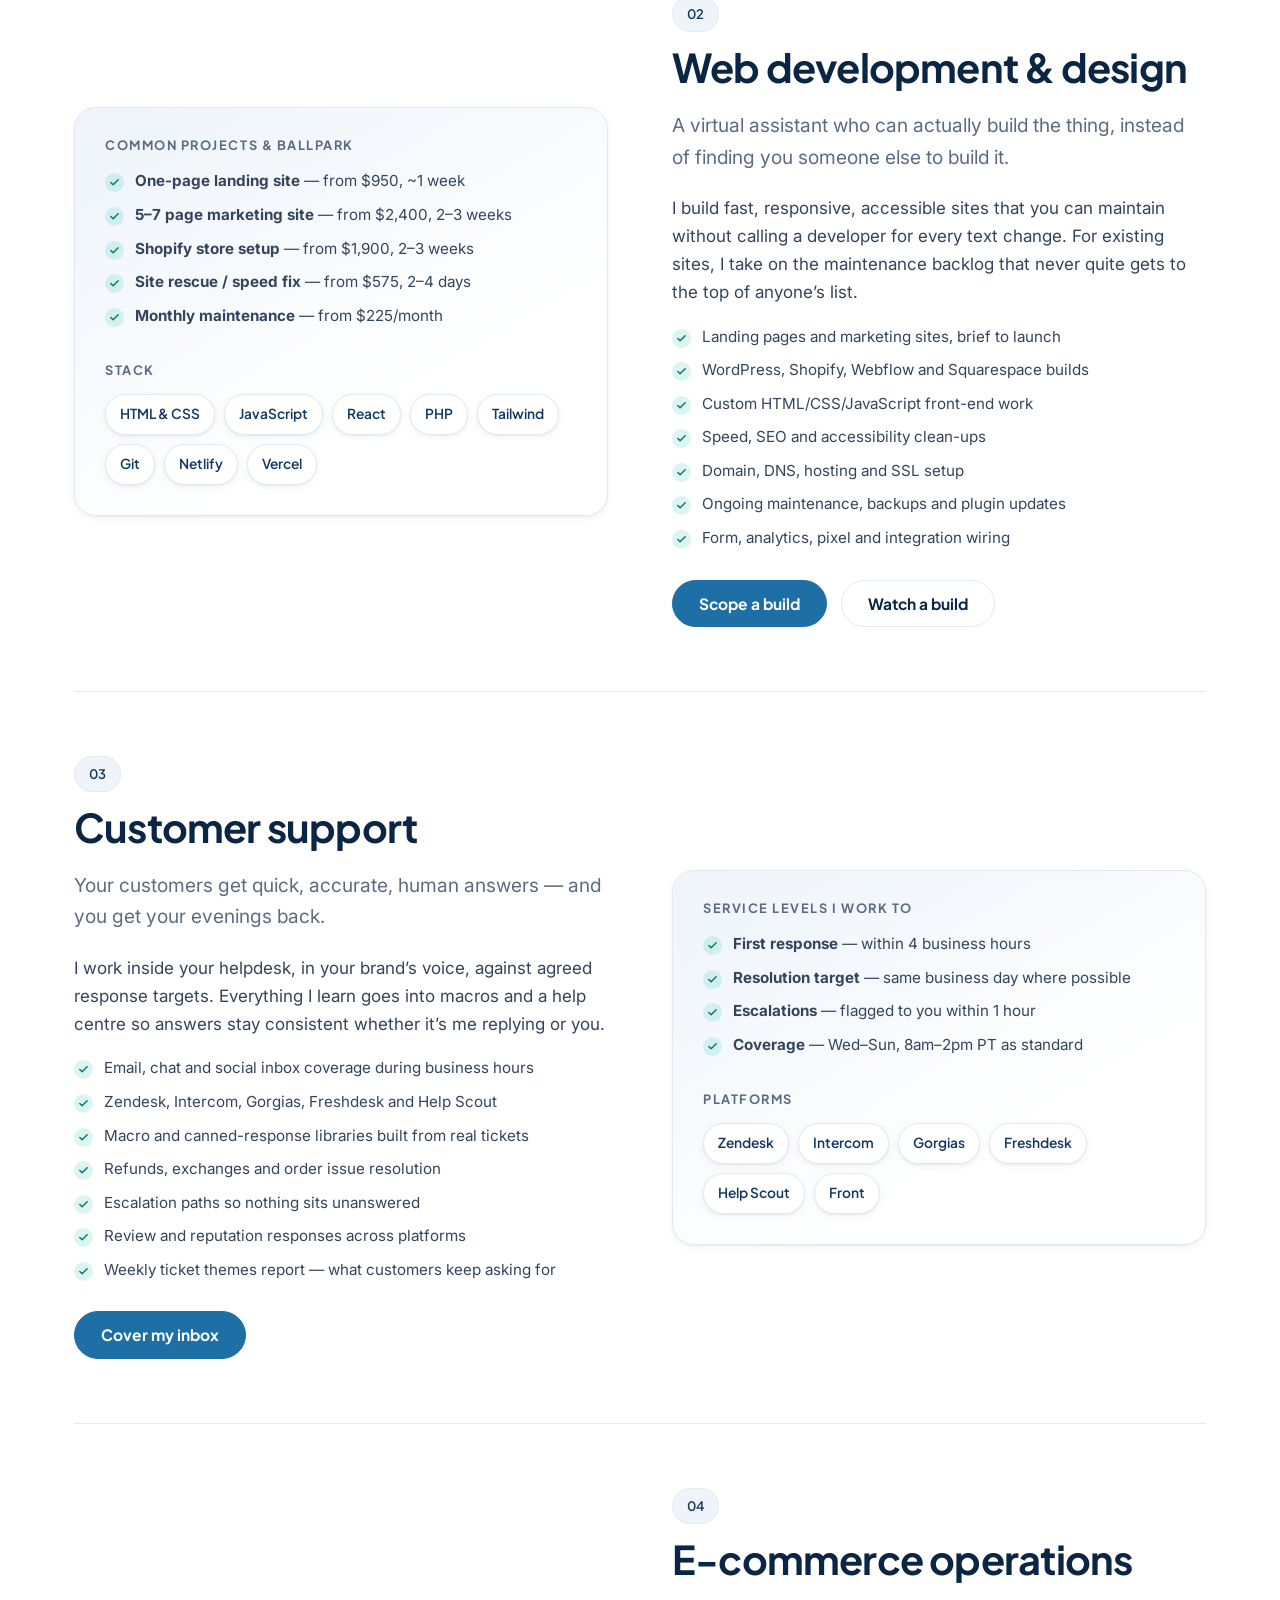
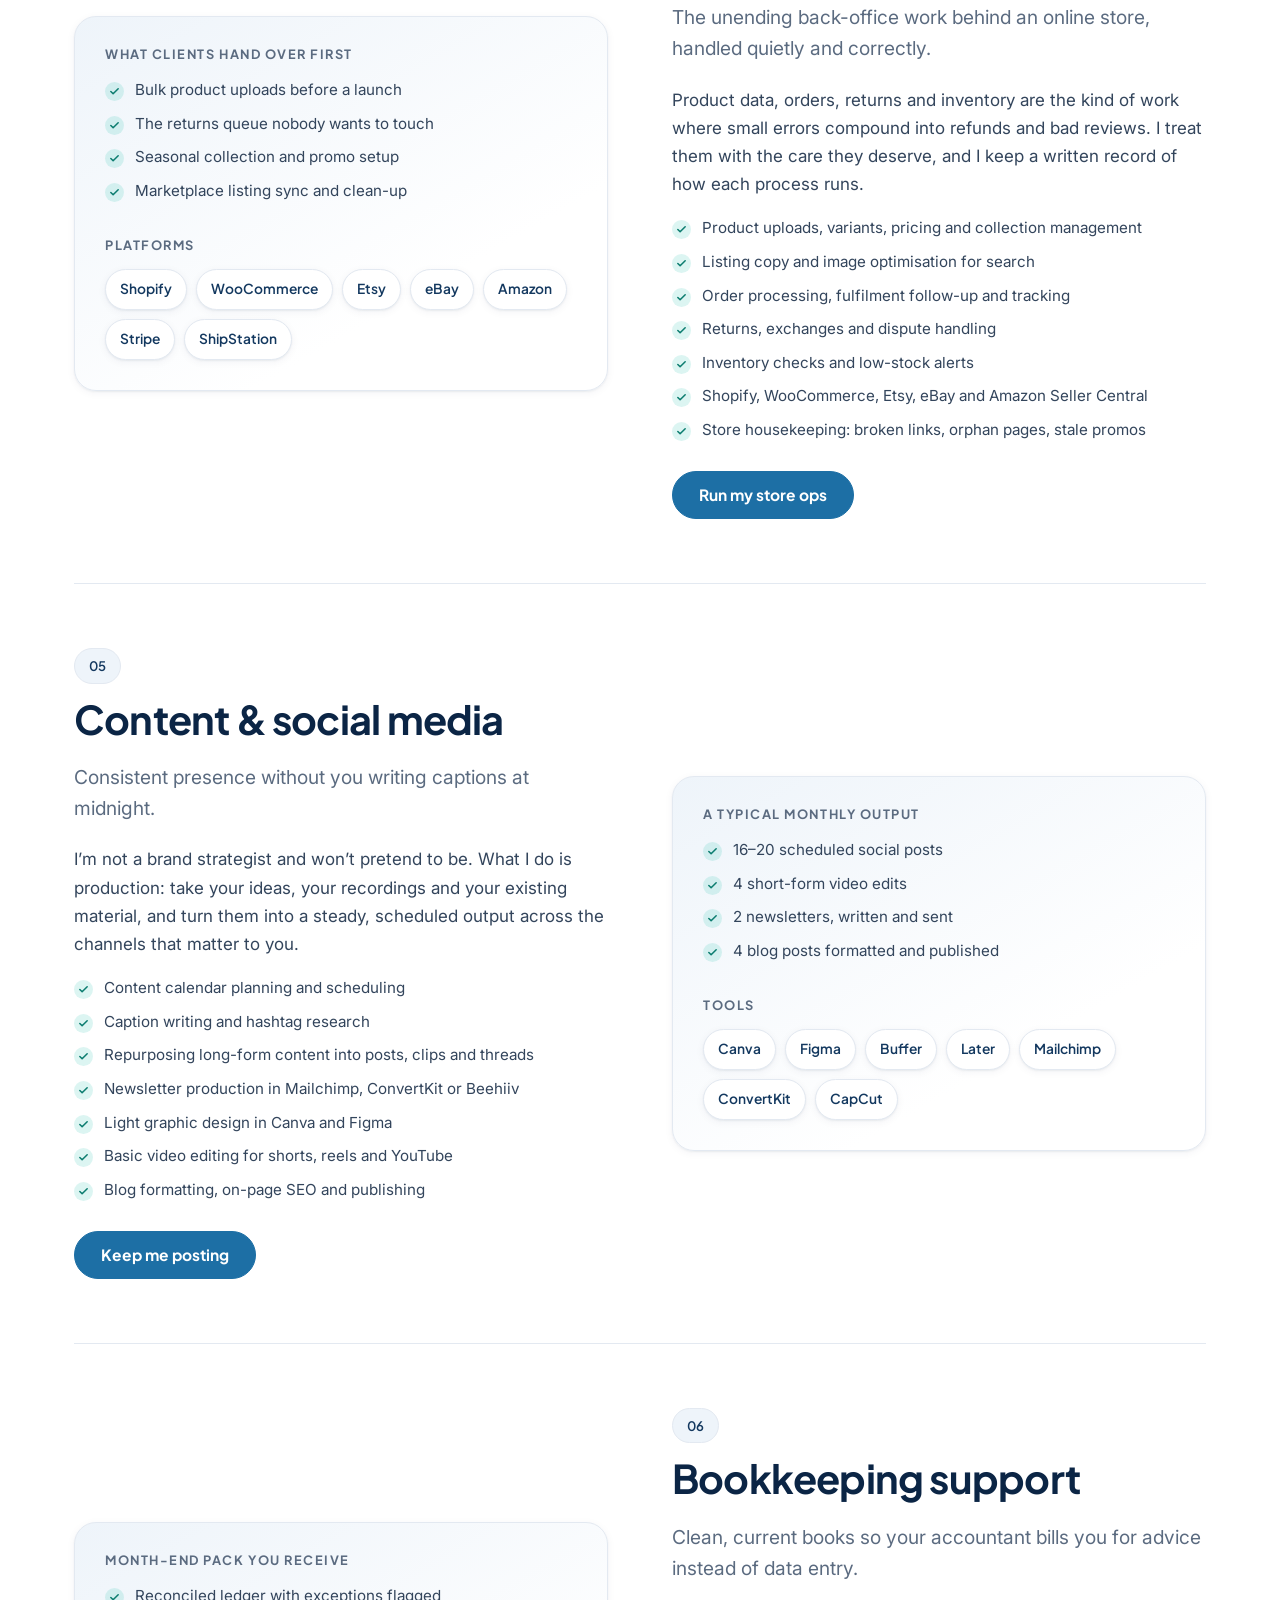
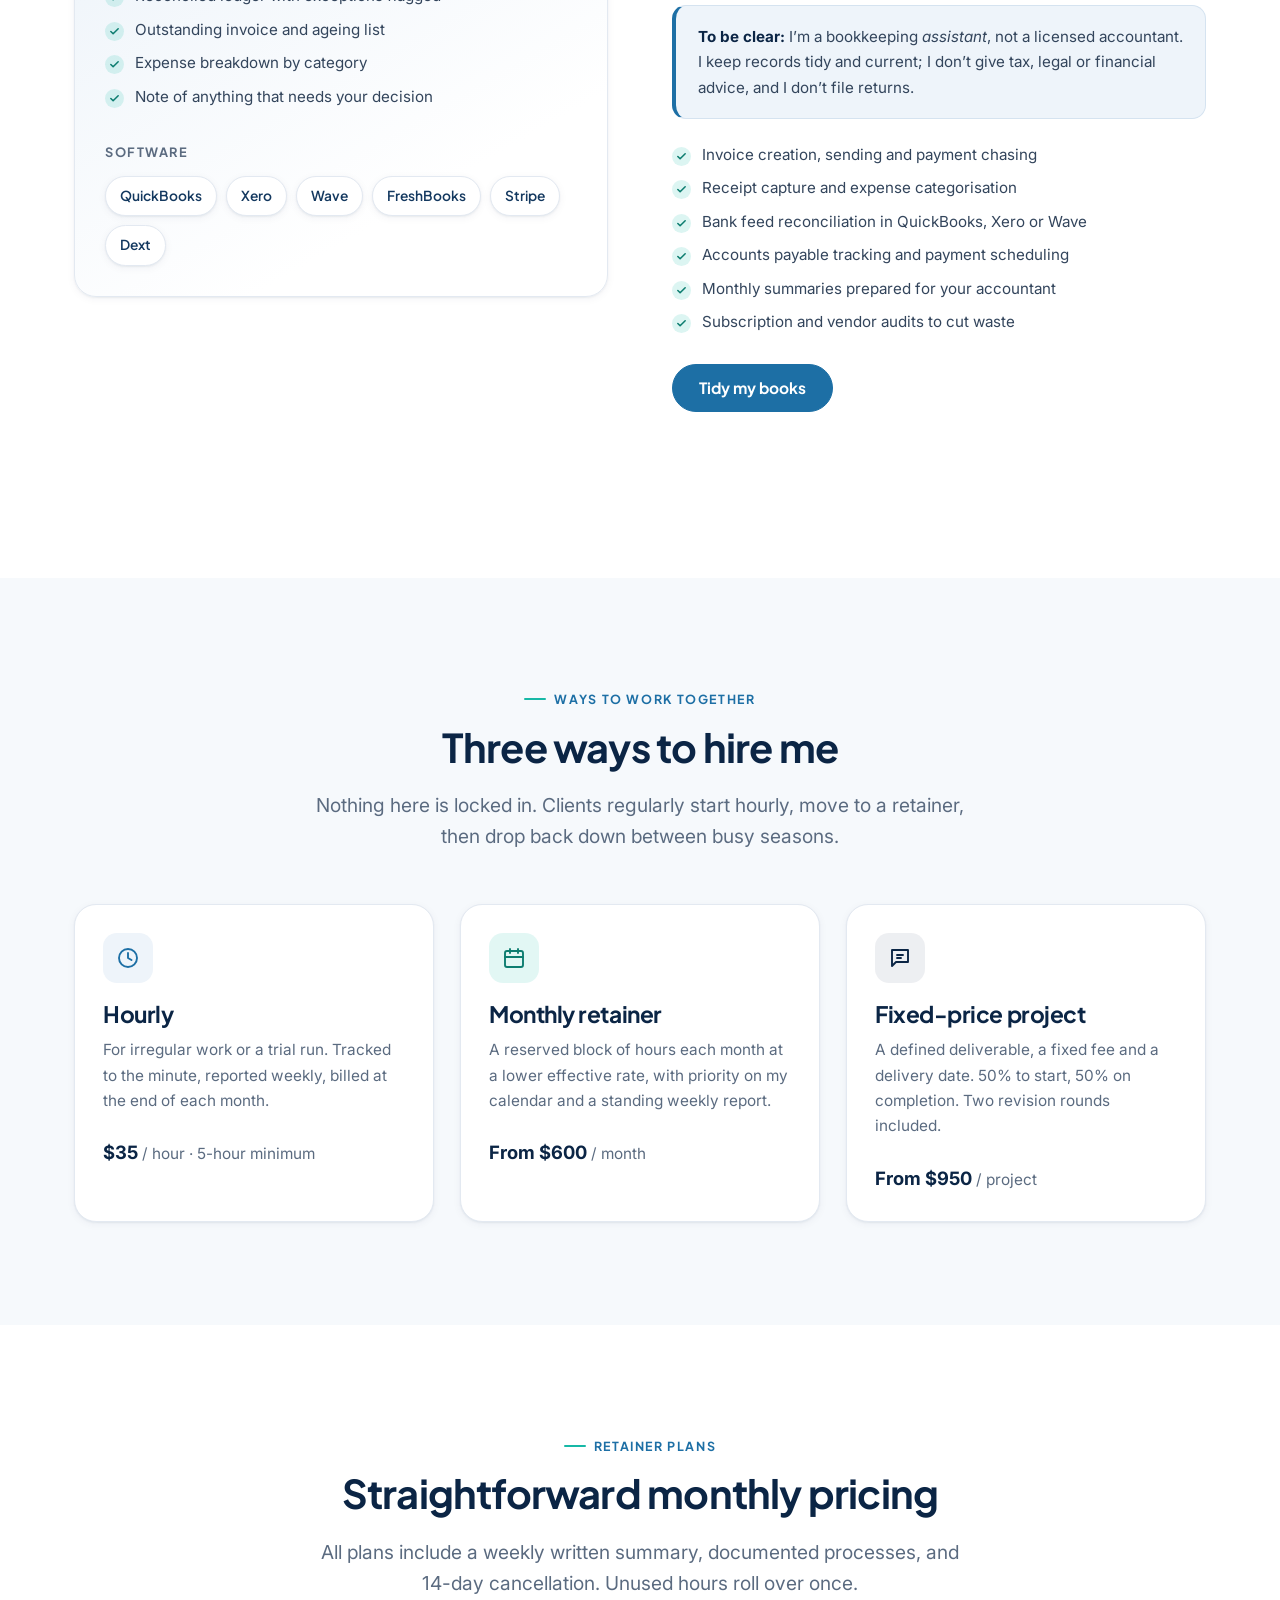
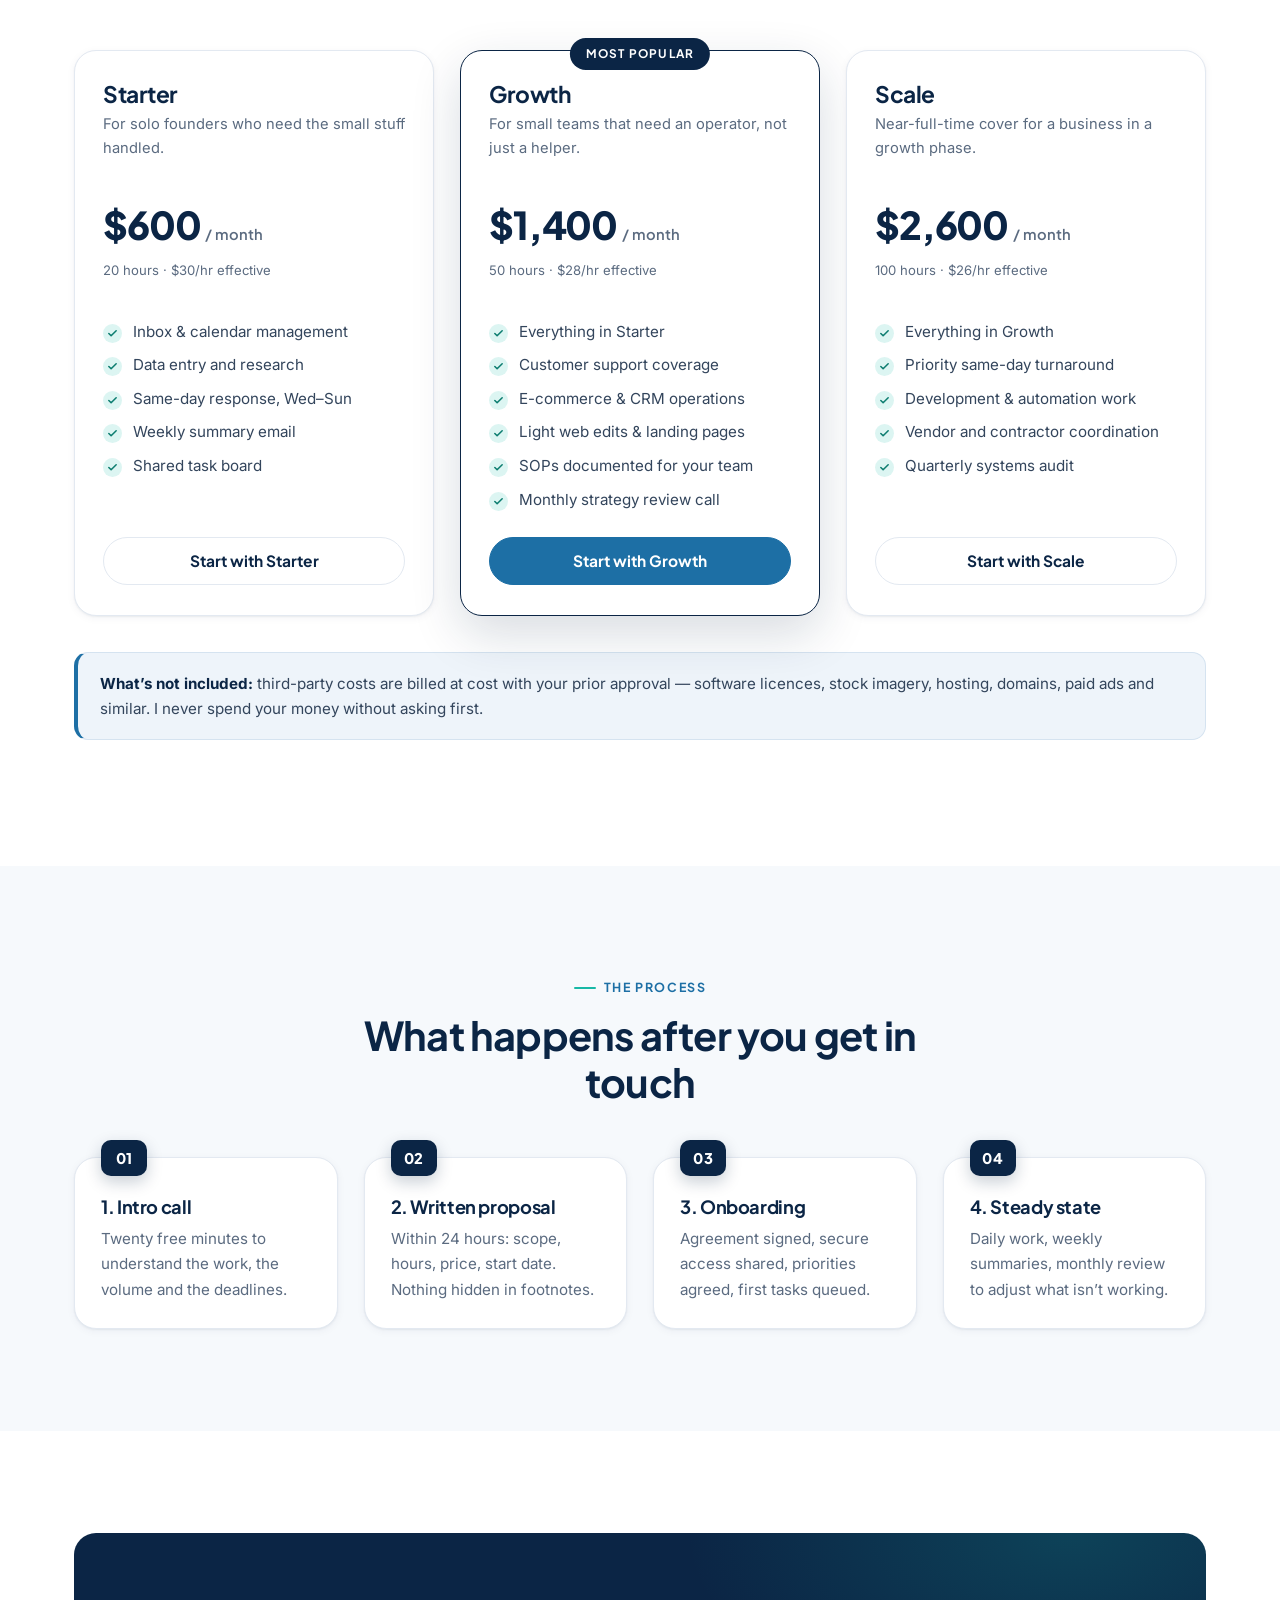
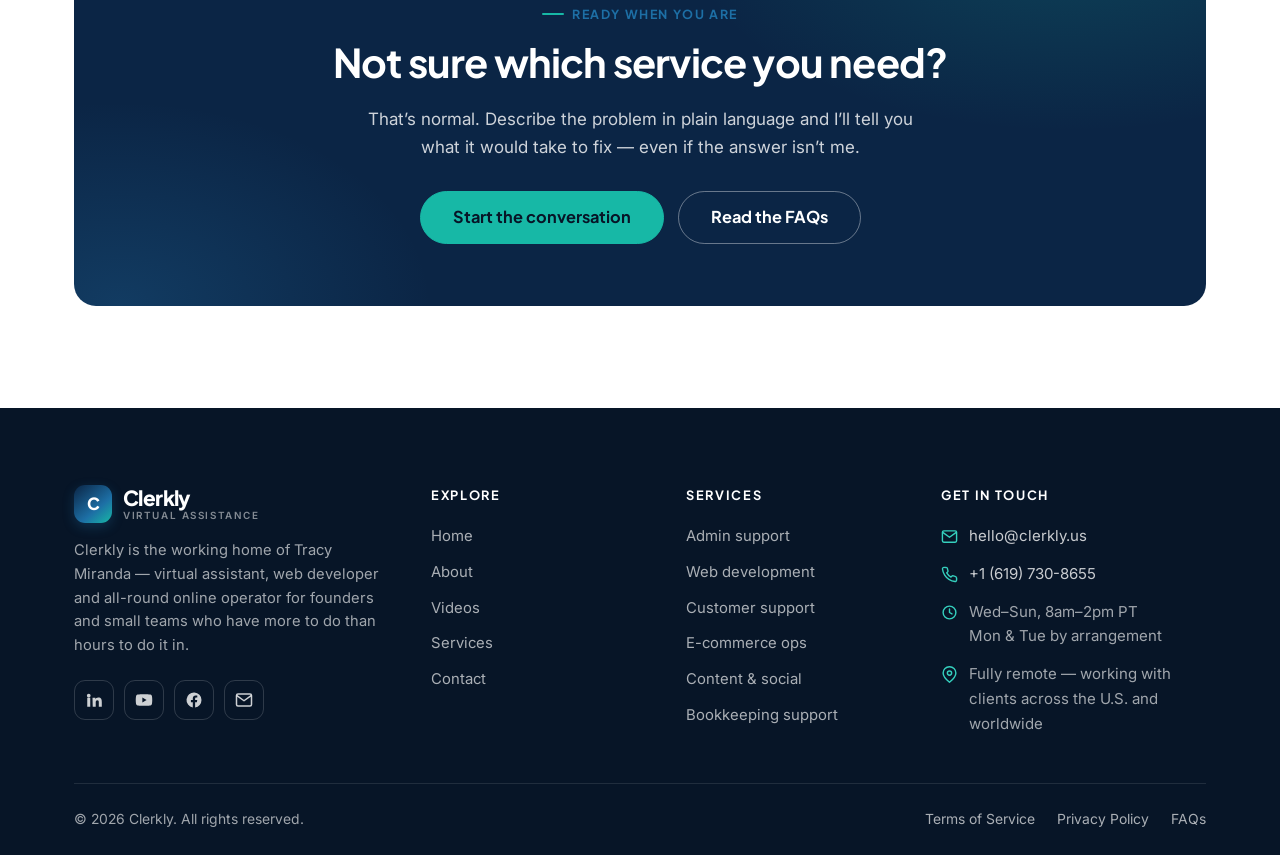
<file: services.html>
<!DOCTYPE html>
<html lang="en">
<head>
<meta charset="utf-8">
<meta name="viewport" content="width=device-width, initial-scale=1">
<title>Services &amp; Pricing | Clerkly Virtual Assistant &amp; Web Development</title>
<meta name="description" content="Virtual assistance, web development, customer support, e-commerce operations, content production and bookkeeping support. Hourly, retainer or fixed-price project.">
<meta name="theme-color" content="#0b2545">
<link rel="canonical" href="https://clerkly.us/services.html">

<meta property="og:type" content="website">
<meta property="og:site_name" content="Clerkly">
<meta property="og:title" content="Services &amp; Pricing | Clerkly">
<meta property="og:description" content="Everything Clerkly does, what it costs, and how engagements are structured.">
<meta property="og:url" content="https://clerkly.us/services.html">
<meta property="og:image" content="https://clerkly.us/assets/img/og-cover.png">
<meta name="twitter:card" content="summary_large_image">

<link rel="icon" href="assets/img/favicon.svg" type="image/svg+xml">
<link rel="apple-touch-icon" href="assets/img/favicon.svg">

<link rel="preconnect" href="https://fonts.googleapis.com">
<link rel="preconnect" href="https://fonts.gstatic.com" crossorigin>
<link href="https://fonts.googleapis.com/css2?family=Inter:wght@400;500;600&family=Plus+Jakarta+Sans:wght@600;700;800&display=swap" rel="stylesheet">
<link rel="stylesheet" href="assets/css/styles.css">
<script src="assets/js/main.js" defer></script>
</head>
<body>
<a class="skip-link" href="#main">Skip to main content</a>

<div class="topbar">
  <div class="container topbar__inner">
    <span>Now booking new clients for the coming month &mdash; 2 retainer slots open.</span>
    <div class="topbar__links">
      <a href="mailto:hello@clerkly.us">hello@clerkly.us</a>
      <a href="contact.html">Book a free intro call</a>
    </div>
  </div>
</div>

<header class="site-header">
  <div class="container">
    <nav class="nav" aria-label="Primary">
      <a class="brand" href="index.html">
        <span class="brand__mark" aria-hidden="true">C</span>
        <span class="brand__text">Clerkly<small>Virtual Assistance</small></span>
      </a>

      <ul class="nav__menu" id="primary-menu">
        <li><a class="nav__link" href="index.html">Home</a></li>
        <li><a class="nav__link" href="about.html">About</a></li>
        <li><a class="nav__link" href="videos.html">Videos</a></li>
        <li><a class="nav__link" href="services.html">Services</a></li>
        <li><a class="nav__link" href="contact.html">Contact</a></li>
        <li class="nav__cta"><a class="btn btn--primary" href="contact.html">Book a free call</a></li>
      </ul>

      <div class="nav__actions">
        <a class="btn btn--primary btn--sm" href="contact.html">Book a free call</a>
        <button class="nav__toggle" type="button" aria-expanded="false" aria-controls="primary-menu" aria-label="Open menu">
          <span></span>
        </button>
      </div>
    </nav>
  </div>
</header>

<main id="main">

  <!-- ====================================================== PAGE HERO -->
  <section class="pagehero">
    <div class="container">
      <span class="eyebrow">Services</span>
      <h1>Everything I can take off your plate</h1>
      <p class="lead">
        Six areas of work, one person accountable for all of them. Mix and match &mdash;
        most clients use three or four at once.
      </p>
      <ol class="breadcrumb">
        <li><a href="index.html">Home</a></li>
        <li aria-current="page">Services</li>
      </ol>
    </div>
  </section>

  <!-- ================================================== QUICK JUMP NAV -->
  <section class="section section--tight section--soft">
    <div class="container">
      <div class="video-filter" style="margin-bottom:0">
        <a class="filter-btn" href="#admin">Admin support</a>
        <a class="filter-btn" href="#web">Web development</a>
        <a class="filter-btn" href="#support">Customer support</a>
        <a class="filter-btn" href="#ecommerce">E-commerce ops</a>
        <a class="filter-btn" href="#content">Content &amp; social</a>
        <a class="filter-btn" href="#books">Bookkeeping</a>
      </div>
    </div>
  </section>

  <!-- ================================================ SERVICE DETAILS -->
  <section class="section">
    <div class="container">

      <!-- ADMIN -->
      <article class="service-row" id="admin">
        <div>
          <span class="pill pill--accent">01 &mdash; Most requested</span>
          <h2 class="mt-1">Executive &amp; administrative support</h2>
          <p class="lead">
            The default reason people hire a virtual assistant: there is too much small,
            urgent, unglamorous work and only one of you.
          </p>
          <p>
            I take ownership of the recurring operational load &mdash; not just individual
            tasks, but the systems around them. Within a few weeks the inbox has rules,
            the calendar has buffers, and the follow-ups happen without you remembering.
          </p>
          <ul class="tick-list">
            <li>Inbox management, triage and drafted replies in your voice</li>
            <li>Calendar management, scheduling and meeting prep</li>
            <li>Travel research, booking and itineraries</li>
            <li>Data entry, list building and market research</li>
            <li>CRM updates, pipeline hygiene and follow-up sequences</li>
            <li>Document formatting, proposals, presentations and reports</li>
          </ul>
          <div class="btn-row">
            <a class="btn btn--primary" href="contact.html?service=admin-support">Get admin support</a>
          </div>
        </div>
        <div class="service-row__media">
          <div class="feature-panel">
            <h4>Typical first month</h4>
            <ul class="tick-list mt-0">
              <li><strong>Week 1</strong> &mdash; access, tool audit, priority list agreed</li>
              <li><strong>Week 2</strong> &mdash; inbox rules and calendar policy in place</li>
              <li><strong>Week 3</strong> &mdash; recurring tasks documented as SOPs</li>
              <li><strong>Week 4</strong> &mdash; first monthly review, scope adjusted</li>
            </ul>
            <h4 class="mt-3">Tools I&rsquo;ll use</h4>
            <ul class="chiplist">
              <li>Gmail / Outlook</li>
              <li>Google Calendar</li>
              <li>Notion</li>
              <li>ClickUp</li>
              <li>HubSpot</li>
              <li>Airtable</li>
            </ul>
          </div>
        </div>
      </article>

      <!-- WEB -->
      <article class="service-row service-row--flip" id="web">
        <div>
          <span class="pill">02</span>
          <h2 class="mt-1">Web development &amp; design</h2>
          <p class="lead">
            A virtual assistant who can actually build the thing, instead of finding you
            someone else to build it.
          </p>
          <p>
            I build fast, responsive, accessible sites that you can maintain without
            calling a developer for every text change. For existing sites, I take on the
            maintenance backlog that never quite gets to the top of anyone&rsquo;s list.
          </p>
          <ul class="tick-list">
            <li>Landing pages and marketing sites, brief to launch</li>
            <li>WordPress, Shopify, Webflow and Squarespace builds</li>
            <li>Custom HTML/CSS/JavaScript front-end work</li>
            <li>Speed, SEO and accessibility clean-ups</li>
            <li>Domain, DNS, hosting and SSL setup</li>
            <li>Ongoing maintenance, backups and plugin updates</li>
            <li>Form, analytics, pixel and integration wiring</li>
          </ul>
          <div class="btn-row">
            <a class="btn btn--primary" href="contact.html?service=web-development">Scope a build</a>
            <a class="btn btn--ghost" href="videos.html">Watch a build</a>
          </div>
        </div>
        <div class="service-row__media">
          <div class="feature-panel">
            <h4>Common projects &amp; ballpark</h4>
            <ul class="tick-list mt-0">
              <li><strong>One-page landing site</strong> &mdash; from $950, ~1 week</li>
              <li><strong>5&ndash;7 page marketing site</strong> &mdash; from $2,400, 2&ndash;3 weeks</li>
              <li><strong>Shopify store setup</strong> &mdash; from $1,900, 2&ndash;3 weeks</li>
              <li><strong>Site rescue / speed fix</strong> &mdash; from $575, 2&ndash;4 days</li>
              <li><strong>Monthly maintenance</strong> &mdash; from $225/month</li>
            </ul>
            <h4 class="mt-3">Stack</h4>
            <ul class="chiplist">
              <li>HTML &amp; CSS</li>
              <li>JavaScript</li>
              <li>React</li>
              <li>PHP</li>
              <li>Tailwind</li>
              <li>Git</li>
              <li>Netlify</li>
              <li>Vercel</li>
            </ul>
          </div>
        </div>
      </article>

      <!-- SUPPORT -->
      <article class="service-row" id="support">
        <div>
          <span class="pill">03</span>
          <h2 class="mt-1">Customer support</h2>
          <p class="lead">
            Your customers get quick, accurate, human answers &mdash; and you get your
            evenings back.
          </p>
          <p>
            I work inside your helpdesk, in your brand&rsquo;s voice, against agreed response
            targets. Everything I learn goes into macros and a help centre so answers stay
            consistent whether it&rsquo;s me replying or you.
          </p>
          <ul class="tick-list">
            <li>Email, chat and social inbox coverage during business hours</li>
            <li>Zendesk, Intercom, Gorgias, Freshdesk and Help Scout</li>
            <li>Macro and canned-response libraries built from real tickets</li>
            <li>Refunds, exchanges and order issue resolution</li>
            <li>Escalation paths so nothing sits unanswered</li>
            <li>Review and reputation responses across platforms</li>
            <li>Weekly ticket themes report &mdash; what customers keep asking for</li>
          </ul>
          <div class="btn-row">
            <a class="btn btn--primary" href="contact.html?service=customer-support">Cover my inbox</a>
          </div>
        </div>
        <div class="service-row__media">
          <div class="feature-panel">
            <h4>Service levels I work to</h4>
            <ul class="tick-list mt-0">
              <li><strong>First response</strong> &mdash; within 4 business hours</li>
              <li><strong>Resolution target</strong> &mdash; same business day where possible</li>
              <li><strong>Escalations</strong> &mdash; flagged to you within 1 hour</li>
              <li><strong>Coverage</strong> &mdash; Wed&ndash;Sun, 8am&ndash;2pm PT as standard</li>
            </ul>
            <h4 class="mt-3">Platforms</h4>
            <ul class="chiplist">
              <li>Zendesk</li>
              <li>Intercom</li>
              <li>Gorgias</li>
              <li>Freshdesk</li>
              <li>Help Scout</li>
              <li>Front</li>
            </ul>
          </div>
        </div>
      </article>

      <!-- ECOMMERCE -->
      <article class="service-row service-row--flip" id="ecommerce">
        <div>
          <span class="pill">04</span>
          <h2 class="mt-1">E-commerce operations</h2>
          <p class="lead">
            The unending back-office work behind an online store, handled quietly and
            correctly.
          </p>
          <p>
            Product data, orders, returns and inventory are the kind of work where small
            errors compound into refunds and bad reviews. I treat them with the care they
            deserve, and I keep a written record of how each process runs.
          </p>
          <ul class="tick-list">
            <li>Product uploads, variants, pricing and collection management</li>
            <li>Listing copy and image optimisation for search</li>
            <li>Order processing, fulfilment follow-up and tracking</li>
            <li>Returns, exchanges and dispute handling</li>
            <li>Inventory checks and low-stock alerts</li>
            <li>Shopify, WooCommerce, Etsy, eBay and Amazon Seller Central</li>
            <li>Store housekeeping: broken links, orphan pages, stale promos</li>
          </ul>
          <div class="btn-row">
            <a class="btn btn--primary" href="contact.html?service=ecommerce-ops">Run my store ops</a>
          </div>
        </div>
        <div class="service-row__media">
          <div class="feature-panel">
            <h4>What clients hand over first</h4>
            <ul class="tick-list mt-0">
              <li>Bulk product uploads before a launch</li>
              <li>The returns queue nobody wants to touch</li>
              <li>Seasonal collection and promo setup</li>
              <li>Marketplace listing sync and clean-up</li>
            </ul>
            <h4 class="mt-3">Platforms</h4>
            <ul class="chiplist">
              <li>Shopify</li>
              <li>WooCommerce</li>
              <li>Etsy</li>
              <li>eBay</li>
              <li>Amazon</li>
              <li>Stripe</li>
              <li>ShipStation</li>
            </ul>
          </div>
        </div>
      </article>

      <!-- CONTENT -->
      <article class="service-row" id="content">
        <div>
          <span class="pill">05</span>
          <h2 class="mt-1">Content &amp; social media</h2>
          <p class="lead">
            Consistent presence without you writing captions at midnight.
          </p>
          <p>
            I&rsquo;m not a brand strategist and won&rsquo;t pretend to be. What I do is production:
            take your ideas, your recordings and your existing material, and turn them into
            a steady, scheduled output across the channels that matter to you.
          </p>
          <ul class="tick-list">
            <li>Content calendar planning and scheduling</li>
            <li>Caption writing and hashtag research</li>
            <li>Repurposing long-form content into posts, clips and threads</li>
            <li>Newsletter production in Mailchimp, ConvertKit or Beehiiv</li>
            <li>Light graphic design in Canva and Figma</li>
            <li>Basic video editing for shorts, reels and YouTube</li>
            <li>Blog formatting, on-page SEO and publishing</li>
          </ul>
          <div class="btn-row">
            <a class="btn btn--primary" href="contact.html?service=content-social">Keep me posting</a>
          </div>
        </div>
        <div class="service-row__media">
          <div class="feature-panel">
            <h4>A typical monthly output</h4>
            <ul class="tick-list mt-0">
              <li>16&ndash;20 scheduled social posts</li>
              <li>4 short-form video edits</li>
              <li>2 newsletters, written and sent</li>
              <li>4 blog posts formatted and published</li>
            </ul>
            <h4 class="mt-3">Tools</h4>
            <ul class="chiplist">
              <li>Canva</li>
              <li>Figma</li>
              <li>Buffer</li>
              <li>Later</li>
              <li>Mailchimp</li>
              <li>ConvertKit</li>
              <li>CapCut</li>
            </ul>
          </div>
        </div>
      </article>

      <!-- BOOKS -->
      <article class="service-row service-row--flip" id="books">
        <div>
          <span class="pill">06</span>
          <h2 class="mt-1">Bookkeeping support</h2>
          <p class="lead">
            Clean, current books so your accountant bills you for advice instead of
            data entry.
          </p>
          <p class="callout" style="margin-top:0">
            <strong>To be clear:</strong> I&rsquo;m a bookkeeping <em>assistant</em>, not a
            licensed accountant. I keep records tidy and current; I don&rsquo;t give tax,
            legal or financial advice, and I don&rsquo;t file returns.
          </p>
          <ul class="tick-list">
            <li>Invoice creation, sending and payment chasing</li>
            <li>Receipt capture and expense categorisation</li>
            <li>Bank feed reconciliation in QuickBooks, Xero or Wave</li>
            <li>Accounts payable tracking and payment scheduling</li>
            <li>Monthly summaries prepared for your accountant</li>
            <li>Subscription and vendor audits to cut waste</li>
          </ul>
          <div class="btn-row">
            <a class="btn btn--primary" href="contact.html?service=bookkeeping">Tidy my books</a>
          </div>
        </div>
        <div class="service-row__media">
          <div class="feature-panel">
            <h4>Month-end pack you receive</h4>
            <ul class="tick-list mt-0">
              <li>Reconciled ledger with exceptions flagged</li>
              <li>Outstanding invoice and ageing list</li>
              <li>Expense breakdown by category</li>
              <li>Note of anything that needs your decision</li>
            </ul>
            <h4 class="mt-3">Software</h4>
            <ul class="chiplist">
              <li>QuickBooks</li>
              <li>Xero</li>
              <li>Wave</li>
              <li>FreshBooks</li>
              <li>Stripe</li>
              <li>Dext</li>
            </ul>
          </div>
        </div>

      </article>
    </div>
  </section>

  <!-- =============================================== ENGAGEMENT MODELS -->
  <section class="section section--soft">
    <div class="container">
      <div class="section-head section-head--center">
        <span class="eyebrow">Ways to work together</span>
        <h2>Three ways to hire me</h2>
        <p class="lead">
          Nothing here is locked in. Clients regularly start hourly, move to a retainer,
          then drop back down between busy seasons.
        </p>
      </div>

      <div class="grid grid-3">
        <div class="card card--hover">
          <div class="card__icon" aria-hidden="true">
            <svg viewBox="0 0 24 24" fill="none" stroke="currentColor" stroke-width="1.9" stroke-linecap="round" stroke-linejoin="round"><circle cx="12" cy="12" r="9"/><polyline points="12 7 12 12 15.5 14"/></svg>
          </div>
          <h3>Hourly</h3>
          <p>
            For irregular work or a trial run. Tracked to the minute, reported weekly,
            billed at the end of each month.
          </p>
          <p class="mt-2"><strong style="color:var(--navy-800);font-size:1.15rem">$35</strong> / hour &middot; 5-hour minimum</p>
        </div>

        <div class="card card--hover">
          <div class="card__icon card__icon--accent" aria-hidden="true">
            <svg viewBox="0 0 24 24" fill="none" stroke="currentColor" stroke-width="1.9" stroke-linecap="round" stroke-linejoin="round"><path d="M8 3v4"/><path d="M16 3v4"/><rect x="3" y="5" width="18" height="16" rx="2"/><path d="M3 11h18"/></svg>
          </div>
          <h3>Monthly retainer</h3>
          <p>
            A reserved block of hours each month at a lower effective rate, with priority
            on my calendar and a standing weekly report.
          </p>
          <p class="mt-2"><strong style="color:var(--navy-800);font-size:1.15rem">From $600</strong> / month</p>
        </div>

        <div class="card card--hover">
          <div class="card__icon card__icon--navy" aria-hidden="true">
            <svg viewBox="0 0 24 24" fill="none" stroke="currentColor" stroke-width="1.9" stroke-linecap="round" stroke-linejoin="round"><path d="M4 4h16v12H8l-4 4z"/><path d="M9 9h6"/><path d="M9 12h4"/></svg>
          </div>
          <h3>Fixed-price project</h3>
          <p>
            A defined deliverable, a fixed fee and a delivery date. 50% to start, 50% on
            completion. Two revision rounds included.
          </p>
          <p class="mt-2"><strong style="color:var(--navy-800);font-size:1.15rem">From $950</strong> / project</p>
        </div>
      </div>
    </div>
  </section>

  <!-- ==================================================== PRICING TABLE -->
  <section class="section">
    <div class="container">
      <div class="section-head section-head--center">
        <span class="eyebrow">Retainer plans</span>
        <h2>Straightforward monthly pricing</h2>
        <p class="lead">
          All plans include a weekly written summary, documented processes, and 14-day
          cancellation. Unused hours roll over once.
        </p>
      </div>

      <div class="grid grid-3">
        <div class="price-card">
          <h3>Starter</h3>
          <p class="price-card__desc">For solo founders who need the small stuff handled.</p>
          <div class="price-card__price"><b>$600</b><span>/ month</span></div>
          <p class="price-card__note">20 hours &middot; $30/hr effective</p>
          <ul class="tick-list">
            <li>Inbox &amp; calendar management</li>
            <li>Data entry and research</li>
            <li>Same-day response, Wed&ndash;Sun</li>
            <li>Weekly summary email</li>
            <li>Shared task board</li>
          </ul>
          <a class="btn btn--ghost btn--block" href="contact.html?plan=starter">Start with Starter</a>
        </div>

        <div class="price-card price-card--featured">
          <span class="price-card__tag">Most popular</span>
          <h3>Growth</h3>
          <p class="price-card__desc">For small teams that need an operator, not just a helper.</p>
          <div class="price-card__price"><b>$1,400</b><span>/ month</span></div>
          <p class="price-card__note">50 hours &middot; $28/hr effective</p>
          <ul class="tick-list">
            <li>Everything in Starter</li>
            <li>Customer support coverage</li>
            <li>E-commerce &amp; CRM operations</li>
            <li>Light web edits &amp; landing pages</li>
            <li>SOPs documented for your team</li>
            <li>Monthly strategy review call</li>
          </ul>
          <a class="btn btn--primary btn--block" href="contact.html?plan=growth">Start with Growth</a>
        </div>

        <div class="price-card">
          <h3>Scale</h3>
          <p class="price-card__desc">Near-full-time cover for a business in a growth phase.</p>
          <div class="price-card__price"><b>$2,600</b><span>/ month</span></div>
          <p class="price-card__note">100 hours &middot; $26/hr effective</p>
          <ul class="tick-list">
            <li>Everything in Growth</li>
            <li>Priority same-day turnaround</li>
            <li>Development &amp; automation work</li>
            <li>Vendor and contractor coordination</li>
            <li>Quarterly systems audit</li>
          </ul>
          <a class="btn btn--ghost btn--block" href="contact.html?plan=scale">Start with Scale</a>
        </div>
      </div>

      <div class="callout mt-3">
        <strong>What&rsquo;s not included:</strong> third-party costs are billed at cost with
        your prior approval &mdash; software licences, stock imagery, hosting, domains, paid
        ads and similar. I never spend your money without asking first.
      </div>
    </div>
  </section>

  <!-- ========================================================= PROCESS -->
  <section class="section section--soft">
    <div class="container">
      <div class="section-head section-head--center">
        <span class="eyebrow">The process</span>
        <h2>What happens after you get in touch</h2>
      </div>

      <div class="grid grid-4 steps">
        <div class="step">
          <h3>1. Intro call</h3>
          <p>Twenty free minutes to understand the work, the volume and the deadlines.</p>
        </div>
        <div class="step">
          <h3>2. Written proposal</h3>
          <p>Within 24 hours: scope, hours, price, start date. Nothing hidden in footnotes.</p>
        </div>
        <div class="step">
          <h3>3. Onboarding</h3>
          <p>Agreement signed, secure access shared, priorities agreed, first tasks queued.</p>
        </div>
        <div class="step">
          <h3>4. Steady state</h3>
          <p>Daily work, weekly summaries, monthly review to adjust what isn&rsquo;t working.</p>
        </div>
      </div>
    </div>
  </section>

  <!-- ============================================================= CTA -->
  <section class="section">
    <div class="container">
      <div class="cta-band">
        <span class="eyebrow">Ready when you are</span>
        <h2>Not sure which service you need?</h2>
        <p>
          That&rsquo;s normal. Describe the problem in plain language and I&rsquo;ll tell you what it
          would take to fix &mdash; even if the answer isn&rsquo;t me.
        </p>
        <div class="btn-row btn-row--center">
          <a class="btn btn--accent btn--lg" href="contact.html">Start the conversation</a>
          <a class="btn btn--outline-light btn--lg" href="faqs.html">Read the FAQs</a>
        </div>
      </div>
    </div>
  </section>

</main>

<footer class="site-footer">
  <div class="container">
    <div class="footer__grid">
      <div>
        <a class="brand" href="index.html">
          <span class="brand__mark" aria-hidden="true">C</span>
          <span class="brand__text">Clerkly<small>Virtual Assistance</small></span>
        </a>
        <p class="footer__about">
          Clerkly is the working home of Tracy Miranda &mdash; virtual assistant, web
          developer and all-round online operator for founders and small teams who
          have more to do than hours to do it in.
        </p>
        <div class="socials">
          <a href="https://www.linkedin.com/" aria-label="LinkedIn" rel="noopener" target="_blank">
            <svg viewBox="0 0 24 24" fill="currentColor" aria-hidden="true"><path d="M4.98 3.5a2.5 2.5 0 1 1 0 5 2.5 2.5 0 0 1 0-5zM3 9h4v12H3zM10 9h3.8v1.7h.05c.53-.95 1.83-1.95 3.77-1.95 4.03 0 4.78 2.5 4.78 5.76V21h-4v-5.6c0-1.34-.03-3.06-1.9-3.06-1.9 0-2.2 1.45-2.2 2.96V21h-4z"/></svg>
          </a>
          <a href="https://www.youtube.com/" aria-label="YouTube" rel="noopener" target="_blank">
            <svg viewBox="0 0 24 24" fill="currentColor" aria-hidden="true"><path d="M23 12s0-3.6-.46-5.32a2.77 2.77 0 0 0-1.95-1.96C18.87 4.25 12 4.25 12 4.25s-6.87 0-8.59.47a2.77 2.77 0 0 0-1.95 1.96C1 8.4 1 12 1 12s0 3.6.46 5.32a2.77 2.77 0 0 0 1.95 1.96c1.72.47 8.59.47 8.59.47s6.87 0 8.59-.47a2.77 2.77 0 0 0 1.95-1.96C23 15.6 23 12 23 12zM9.8 15.3V8.7l5.7 3.3z"/></svg>
          </a>
          <a href="https://www.facebook.com/" aria-label="Facebook" rel="noopener" target="_blank">
            <svg viewBox="0 0 24 24" fill="currentColor" aria-hidden="true"><path d="M22 12a10 10 0 1 0-11.6 9.9v-7H7.9V12h2.5V9.8c0-2.5 1.5-3.9 3.8-3.9 1.1 0 2.2.2 2.2.2v2.5h-1.3c-1.2 0-1.6.76-1.6 1.55V12h2.8l-.45 2.9h-2.35v7A10 10 0 0 0 22 12z"/></svg>
          </a>
          <a href="mailto:hello@clerkly.us" aria-label="Email Clerkly">
            <svg viewBox="0 0 24 24" fill="none" stroke="currentColor" stroke-width="2" stroke-linecap="round" stroke-linejoin="round" aria-hidden="true"><rect x="2" y="4" width="20" height="16" rx="2"/><polyline points="3 6.5 12 13 21 6.5"/></svg>
          </a>
        </div>
      </div>

      <div>
        <p class="footer__title">Explore</p>
        <ul class="footer__links">
          <li><a href="index.html">Home</a></li>
          <li><a href="about.html">About</a></li>
          <li><a href="videos.html">Videos</a></li>
          <li><a href="services.html">Services</a></li>
          <li><a href="contact.html">Contact</a></li>
        </ul>
      </div>

      <div>
        <p class="footer__title">Services</p>
        <ul class="footer__links">
          <li><a href="services.html#admin">Admin support</a></li>
          <li><a href="services.html#web">Web development</a></li>
          <li><a href="services.html#support">Customer support</a></li>
          <li><a href="services.html#ecommerce">E-commerce ops</a></li>
          <li><a href="services.html#content">Content &amp; social</a></li>
          <li><a href="services.html#books">Bookkeeping support</a></li>
        </ul>
      </div>

      <div>
        <p class="footer__title">Get in touch</p>
        <ul class="footer__contact">
          <li>
            <svg viewBox="0 0 24 24" fill="none" stroke="currentColor" stroke-width="2" stroke-linecap="round" stroke-linejoin="round" aria-hidden="true"><rect x="2" y="4" width="20" height="16" rx="2"/><polyline points="3 6.5 12 13 21 6.5"/></svg>
            <a href="mailto:hello@clerkly.us">hello@clerkly.us</a>
          </li>
          <li>
            <svg viewBox="0 0 24 24" fill="none" stroke="currentColor" stroke-width="2" stroke-linecap="round" stroke-linejoin="round" aria-hidden="true"><path d="M22 16.9v3a2 2 0 0 1-2.2 2 19.8 19.8 0 0 1-8.6-3.1 19.5 19.5 0 0 1-6-6A19.8 19.8 0 0 1 2.1 4.2 2 2 0 0 1 4.1 2h3a2 2 0 0 1 2 1.7c.12.9.35 1.8.67 2.6a2 2 0 0 1-.45 2.1L8.1 9.6a16 16 0 0 0 6 6l1.2-1.2a2 2 0 0 1 2.1-.45c.84.32 1.7.55 2.6.67a2 2 0 0 1 1.7 2z"/></svg>
            <a href="tel:+16197308655">+1 (619) 730-8655</a>
          </li>
          <li>
            <svg viewBox="0 0 24 24" fill="none" stroke="currentColor" stroke-width="2" stroke-linecap="round" stroke-linejoin="round" aria-hidden="true"><circle cx="12" cy="12" r="9"/><polyline points="12 7 12 12 15.5 14"/></svg>
            <span>Wed&ndash;Sun, 8am&ndash;2pm PT<br>Mon &amp; Tue by arrangement</span>
          </li>
          <li>
            <svg viewBox="0 0 24 24" fill="none" stroke="currentColor" stroke-width="2" stroke-linecap="round" stroke-linejoin="round" aria-hidden="true"><path d="M21 10c0 6-9 13-9 13S3 16 3 10a9 9 0 1 1 18 0z"/><circle cx="12" cy="10" r="3"/></svg>
            <span>Fully remote &mdash; working with clients across the U.S. and worldwide</span>
          </li>
        </ul>
      </div>
    </div>

    <div class="footer__bottom">
      <p class="mb-0">&copy; <span data-year>2026</span> Clerkly. All rights reserved.</p>
      <ul class="footer__legal">
        <li><a href="terms.html">Terms of Service</a></li>
        <li><a href="privacy.html">Privacy Policy</a></li>
        <li><a href="faqs.html">FAQs</a></li>
      </ul>
    </div>
  </div>
</footer>

<button class="to-top" type="button" aria-label="Back to top">
  <svg viewBox="0 0 24 24" fill="none" stroke="currentColor" stroke-width="2.4" stroke-linecap="round" stroke-linejoin="round" aria-hidden="true"><line x1="12" y1="19" x2="12" y2="5"/><polyline points="5 12 12 5 19 12"/></svg>
</button>

</body>
</html>
</file>
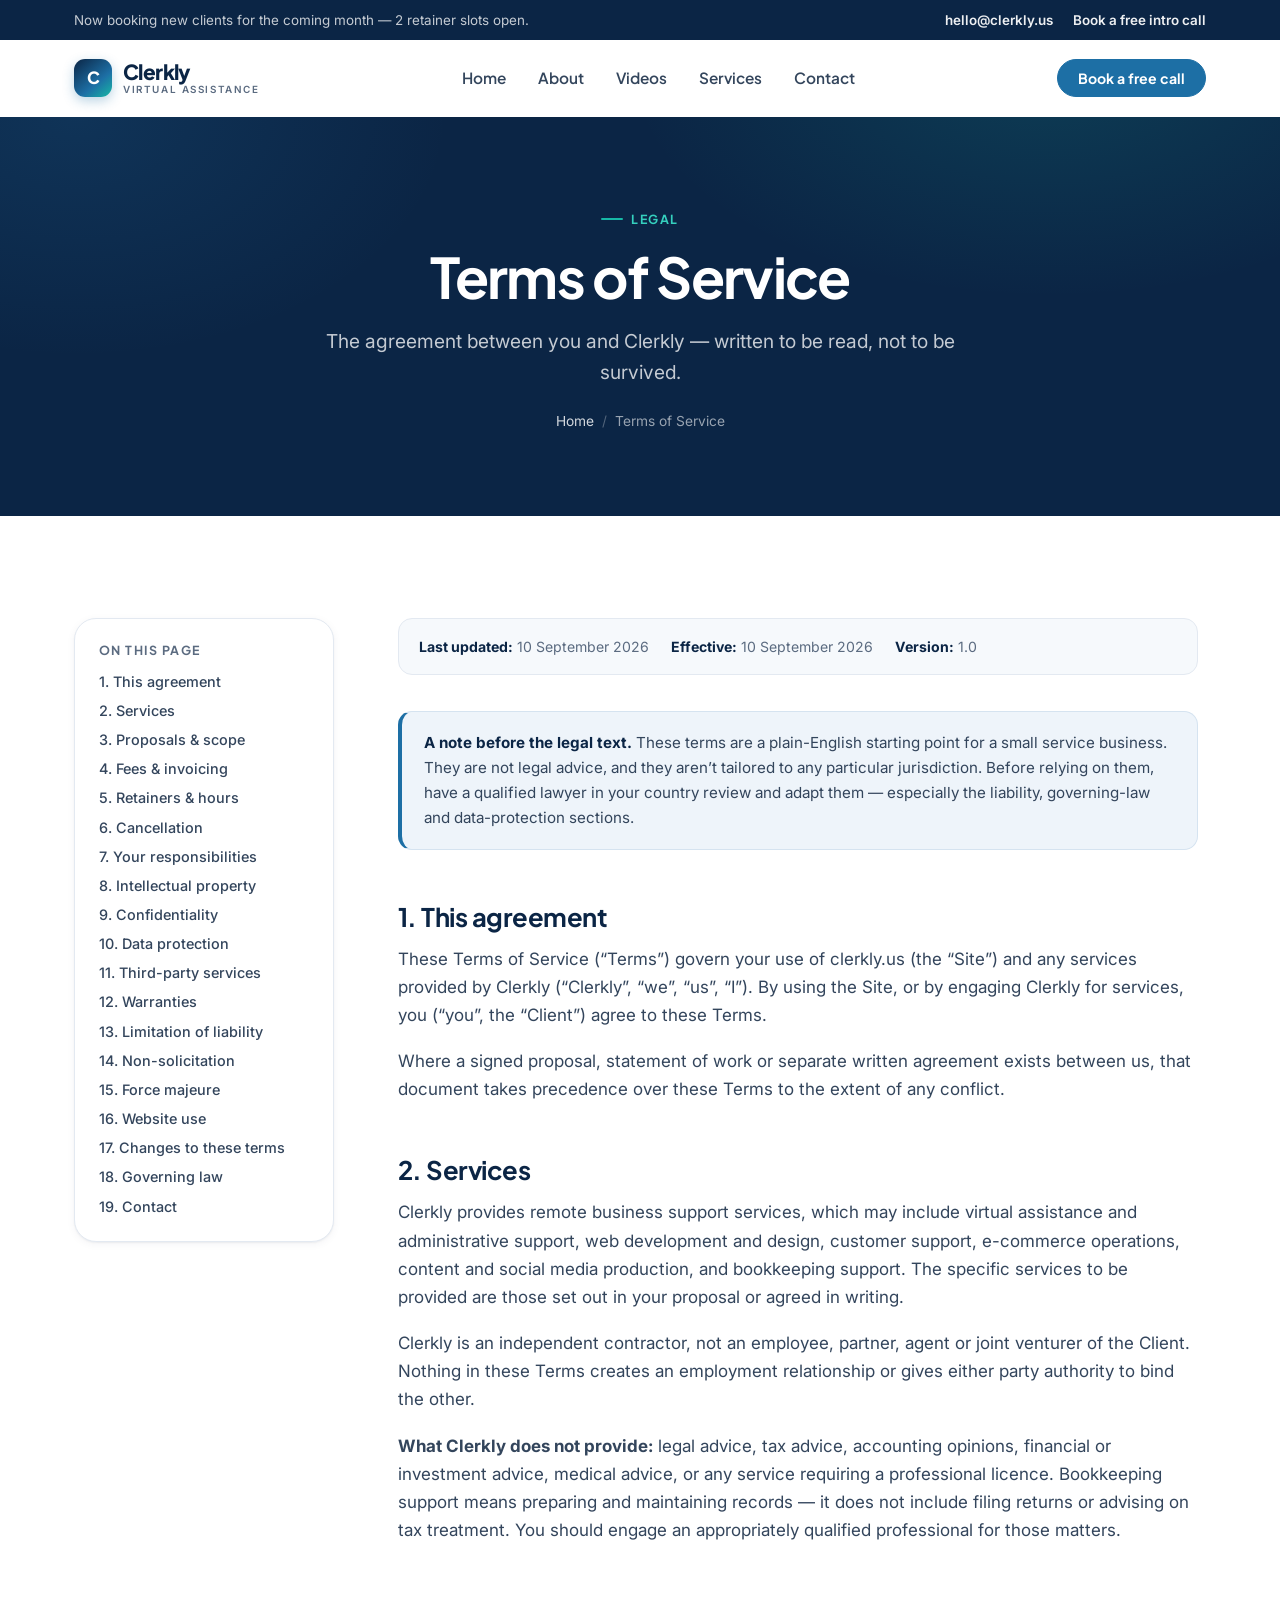
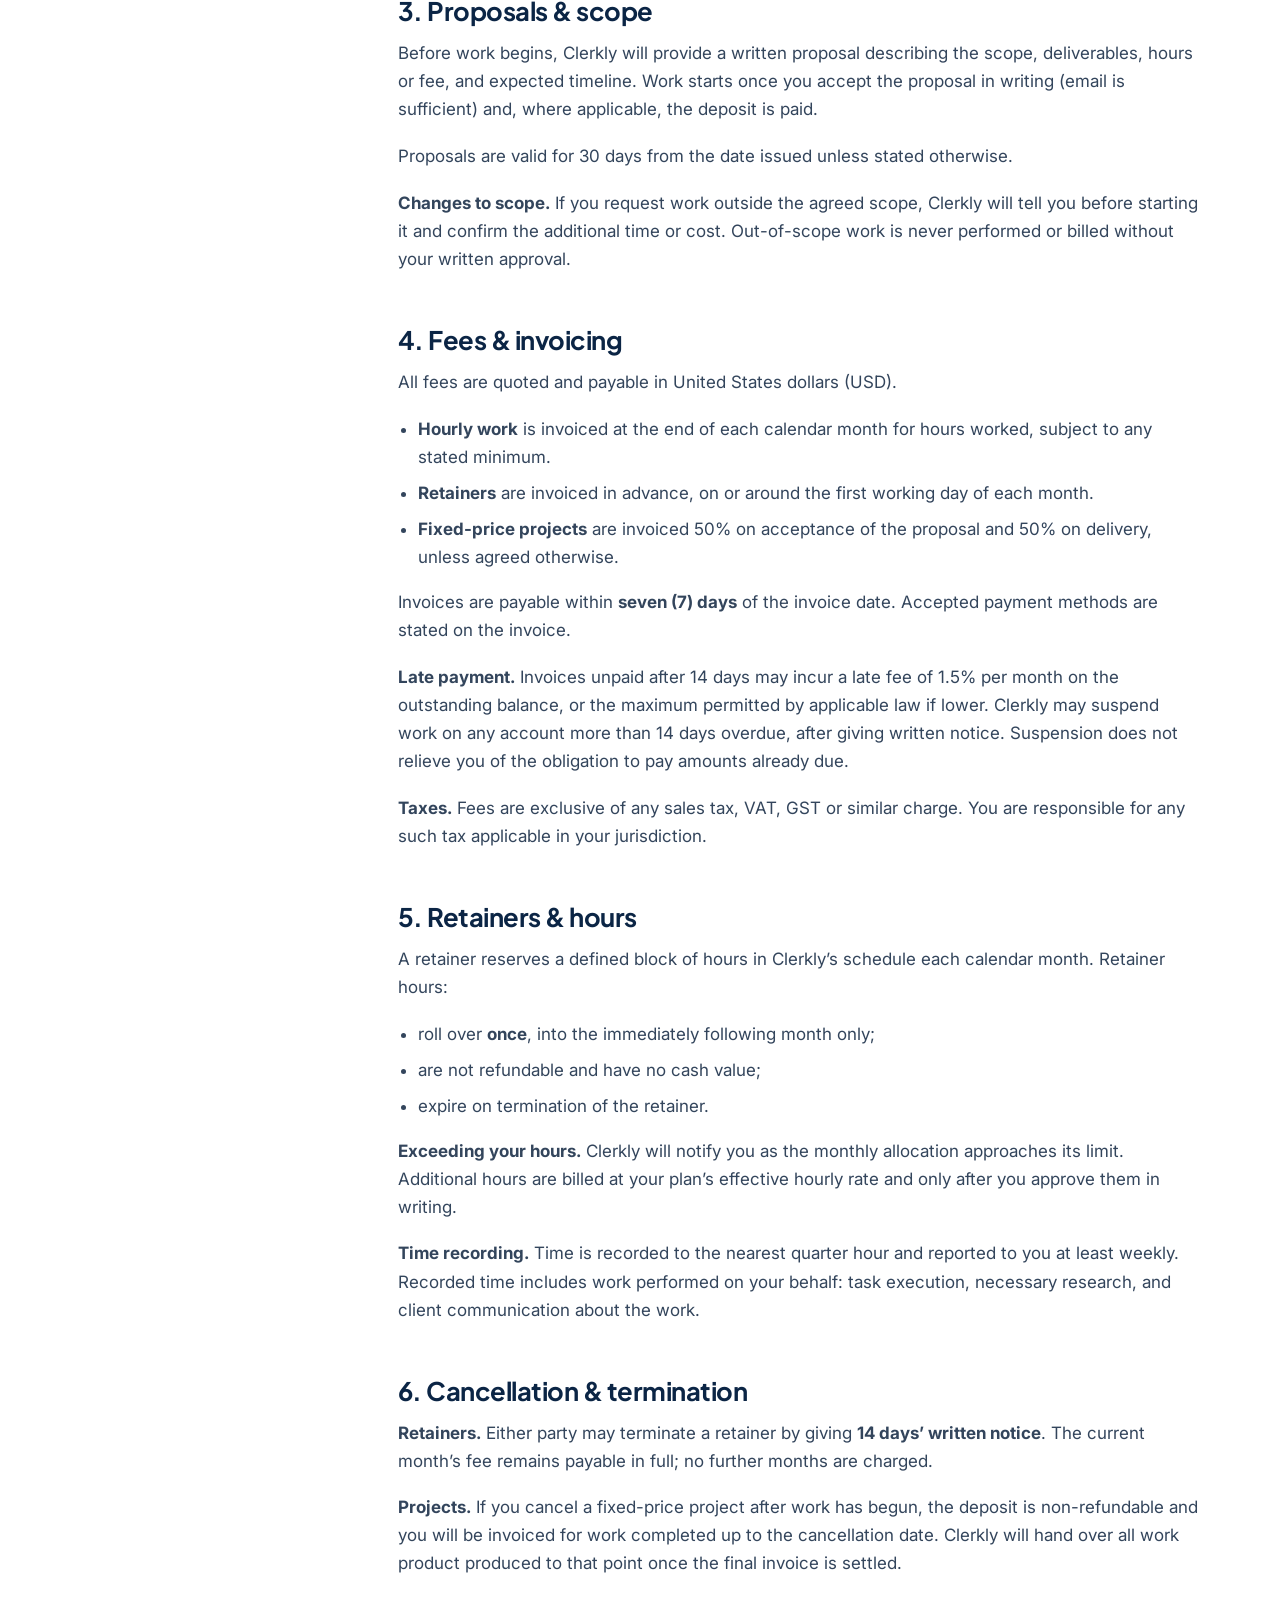
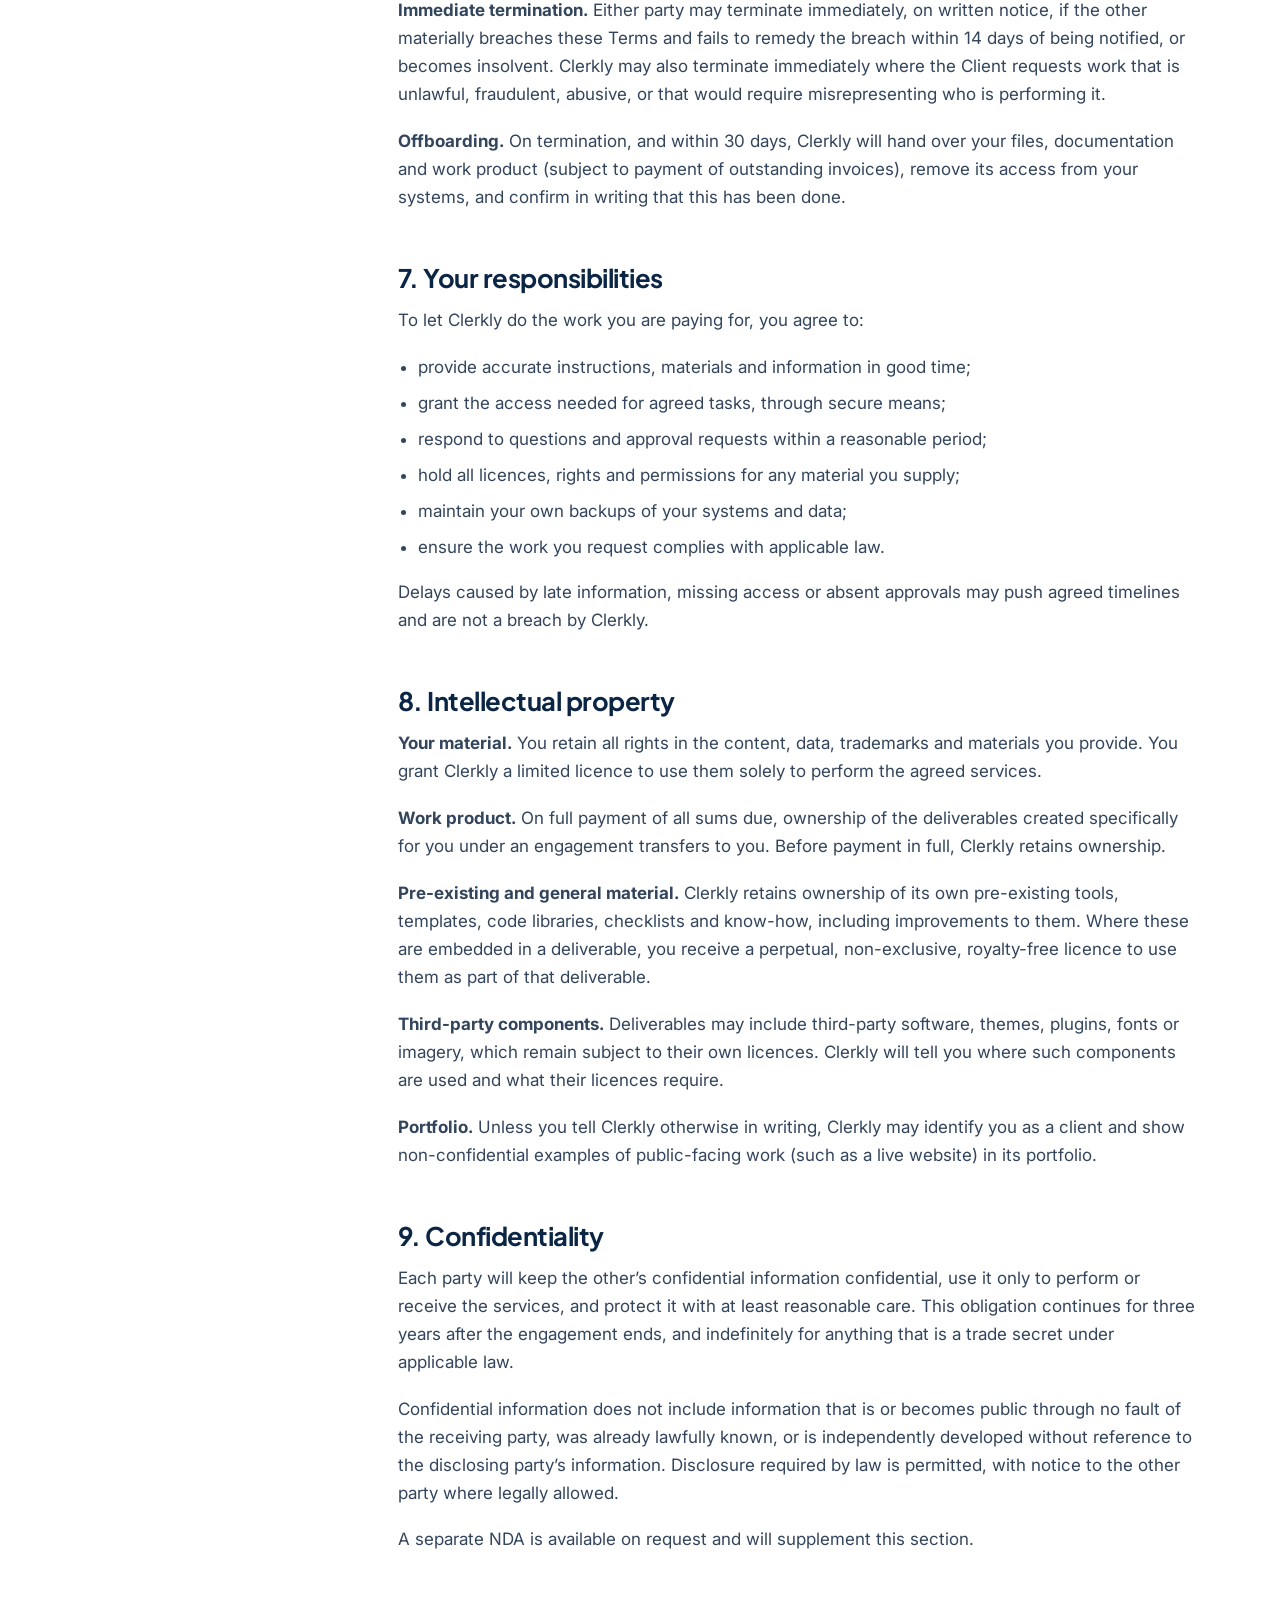
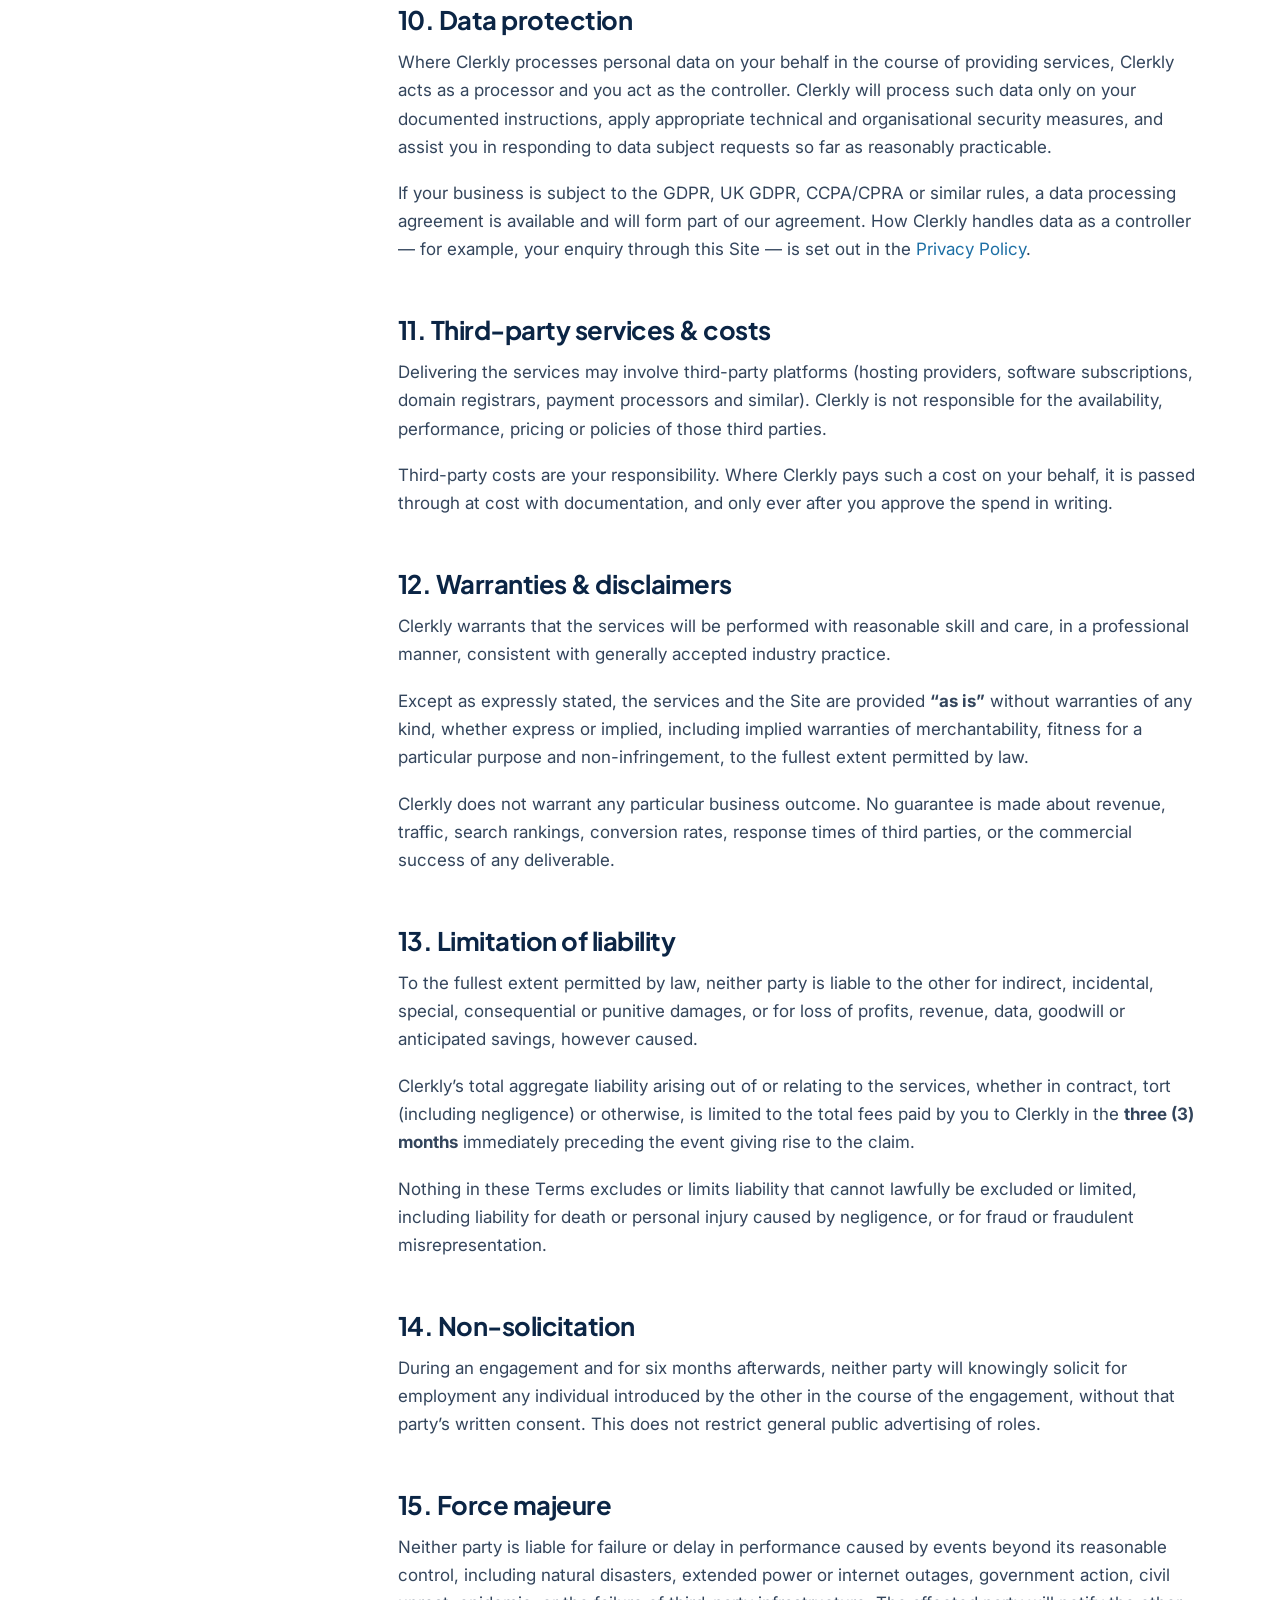
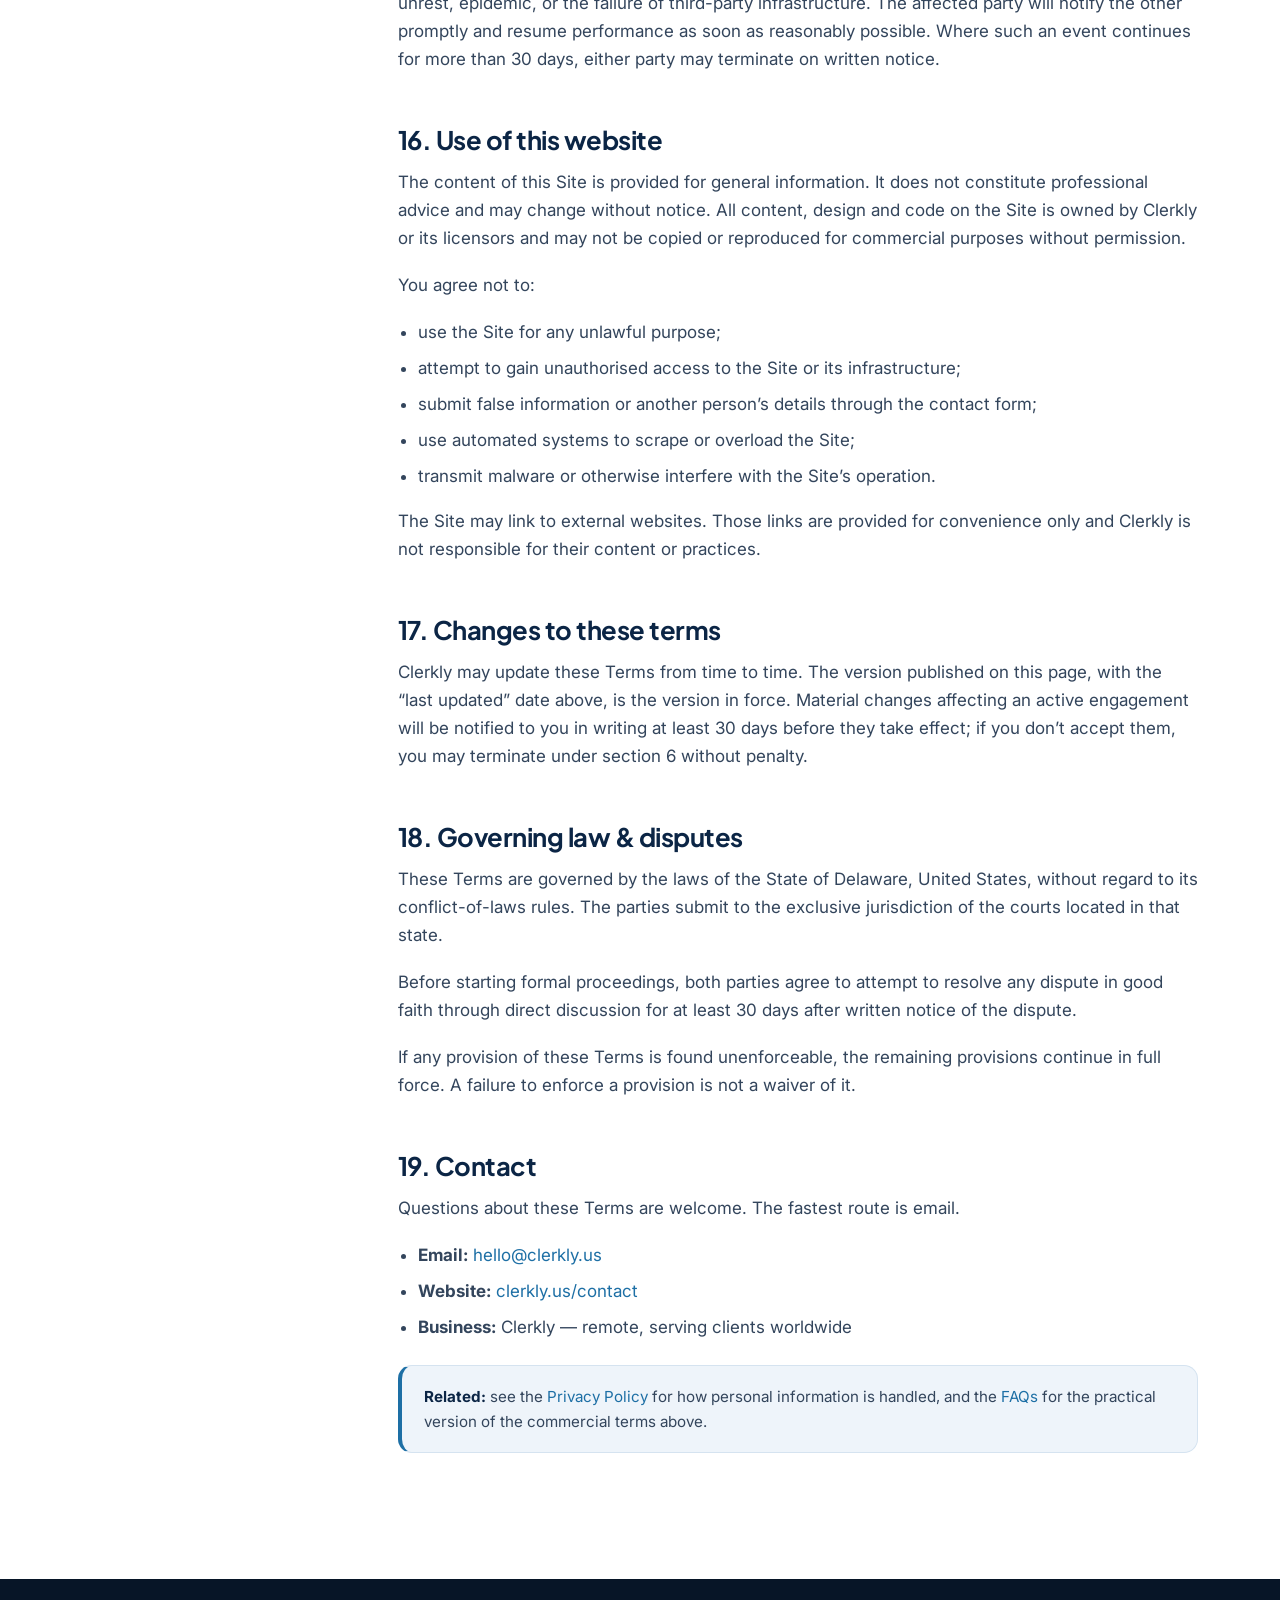
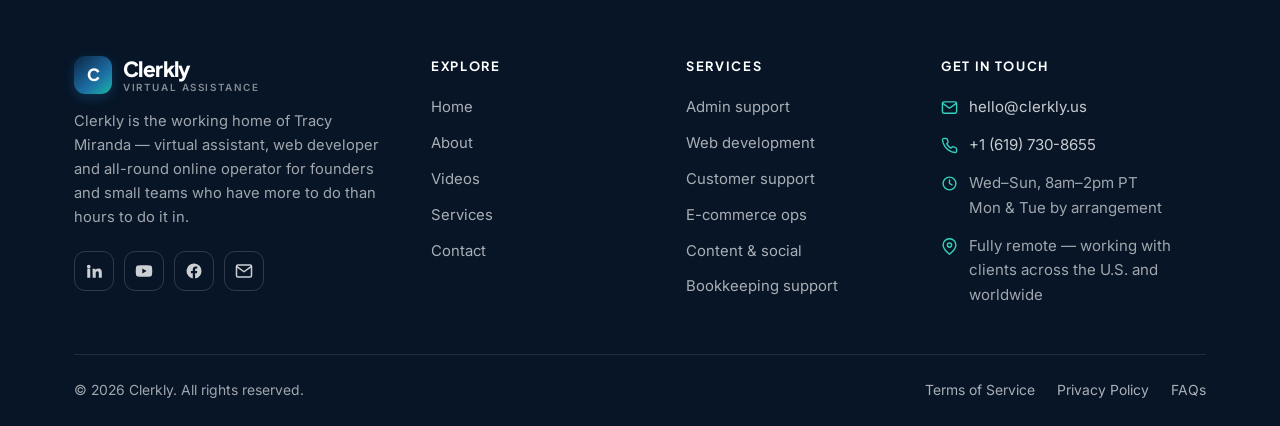
<file: terms.html>
<!DOCTYPE html>
<html lang="en">
<head>
<meta charset="utf-8">
<meta name="viewport" content="width=device-width, initial-scale=1">
<title>Terms of Service | Clerkly</title>
<meta name="description" content="The terms that govern the use of clerkly.us and the virtual assistant, web development and business support services provided by Clerkly.">
<meta name="theme-color" content="#0b2545">
<meta name="robots" content="index, follow">
<link rel="canonical" href="https://clerkly.us/terms.html">

<meta property="og:type" content="website">
<meta property="og:site_name" content="Clerkly">
<meta property="og:title" content="Terms of Service | Clerkly">
<meta property="og:description" content="The terms governing Clerkly's services and this website.">
<meta property="og:url" content="https://clerkly.us/terms.html">

<link rel="icon" href="assets/img/favicon.svg" type="image/svg+xml">
<link rel="apple-touch-icon" href="assets/img/favicon.svg">

<link rel="preconnect" href="https://fonts.googleapis.com">
<link rel="preconnect" href="https://fonts.gstatic.com" crossorigin>
<link href="https://fonts.googleapis.com/css2?family=Inter:wght@400;500;600&family=Plus+Jakarta+Sans:wght@600;700;800&display=swap" rel="stylesheet">
<link rel="stylesheet" href="assets/css/styles.css">
<script src="assets/js/main.js" defer></script>
</head>
<body>
<a class="skip-link" href="#main">Skip to main content</a>

<div class="topbar">
  <div class="container topbar__inner">
    <span>Now booking new clients for the coming month &mdash; 2 retainer slots open.</span>
    <div class="topbar__links">
      <a href="mailto:hello@clerkly.us">hello@clerkly.us</a>
      <a href="contact.html">Book a free intro call</a>
    </div>
  </div>
</div>

<header class="site-header">
  <div class="container">
    <nav class="nav" aria-label="Primary">
      <a class="brand" href="index.html">
        <span class="brand__mark" aria-hidden="true">C</span>
        <span class="brand__text">Clerkly<small>Virtual Assistance</small></span>
      </a>

      <ul class="nav__menu" id="primary-menu">
        <li><a class="nav__link" href="index.html">Home</a></li>
        <li><a class="nav__link" href="about.html">About</a></li>
        <li><a class="nav__link" href="videos.html">Videos</a></li>
        <li><a class="nav__link" href="services.html">Services</a></li>
        <li><a class="nav__link" href="contact.html">Contact</a></li>
        <li class="nav__cta"><a class="btn btn--primary" href="contact.html">Book a free call</a></li>
      </ul>

      <div class="nav__actions">
        <a class="btn btn--primary btn--sm" href="contact.html">Book a free call</a>
        <button class="nav__toggle" type="button" aria-expanded="false" aria-controls="primary-menu" aria-label="Open menu">
          <span></span>
        </button>
      </div>
    </nav>
  </div>
</header>

<main id="main">

  <section class="pagehero">
    <div class="container">
      <span class="eyebrow">Legal</span>
      <h1>Terms of Service</h1>
      <p class="lead">
        The agreement between you and Clerkly &mdash; written to be read, not to be
        survived.
      </p>
      <ol class="breadcrumb">
        <li><a href="index.html">Home</a></li>
        <li aria-current="page">Terms of Service</li>
      </ol>
    </div>
  </section>

  <section class="section">
    <div class="container legal-layout">

      <!-- TOC -->
      <nav class="toc" aria-label="On this page">
        <h4>On this page</h4>
        <ol>
          <li><a href="#agreement">1. This agreement</a></li>
          <li><a href="#services">2. Services</a></li>
          <li><a href="#proposals">3. Proposals &amp; scope</a></li>
          <li><a href="#fees">4. Fees &amp; invoicing</a></li>
          <li><a href="#retainers">5. Retainers &amp; hours</a></li>
          <li><a href="#cancellation">6. Cancellation</a></li>
          <li><a href="#responsibilities">7. Your responsibilities</a></li>
          <li><a href="#ip">8. Intellectual property</a></li>
          <li><a href="#confidentiality">9. Confidentiality</a></li>
          <li><a href="#data">10. Data protection</a></li>
          <li><a href="#third-party">11. Third-party services</a></li>
          <li><a href="#warranties">12. Warranties</a></li>
          <li><a href="#liability">13. Limitation of liability</a></li>
          <li><a href="#non-solicit">14. Non-solicitation</a></li>
          <li><a href="#force-majeure">15. Force majeure</a></li>
          <li><a href="#website">16. Website use</a></li>
          <li><a href="#changes">17. Changes to these terms</a></li>
          <li><a href="#law">18. Governing law</a></li>
          <li><a href="#contact">19. Contact</a></li>
        </ol>
      </nav>

      <!-- CONTENT -->
      <div class="prose">
        <div class="legal-meta">
          <span><strong>Last updated:</strong> 10 September 2026</span>
          <span><strong>Effective:</strong> 10 September 2026</span>
          <span><strong>Version:</strong> 1.0</span>
        </div>

        <div class="callout">
          <strong>A note before the legal text.</strong> These terms are a plain-English
          starting point for a small service business. They are not legal advice, and
          they aren&rsquo;t tailored to any particular jurisdiction. Before relying on them,
          have a qualified lawyer in your country review and adapt them &mdash; especially
          the liability, governing-law and data-protection sections.
        </div>

        <h2 id="agreement">1. This agreement</h2>
        <p>
          These Terms of Service (&ldquo;Terms&rdquo;) govern your use of clerkly.us (the
          &ldquo;Site&rdquo;) and any services provided by Clerkly (&ldquo;Clerkly&rdquo;, &ldquo;we&rdquo;, &ldquo;us&rdquo;,
          &ldquo;I&rdquo;). By using the Site, or by engaging Clerkly for services, you (&ldquo;you&rdquo;,
          the &ldquo;Client&rdquo;) agree to these Terms.
        </p>
        <p>
          Where a signed proposal, statement of work or separate written agreement exists
          between us, that document takes precedence over these Terms to the extent of any
          conflict.
        </p>

        <h2 id="services">2. Services</h2>
        <p>
          Clerkly provides remote business support services, which may include virtual
          assistance and administrative support, web development and design, customer
          support, e-commerce operations, content and social media production, and
          bookkeeping support. The specific services to be provided are those set out in
          your proposal or agreed in writing.
        </p>
        <p>
          Clerkly is an independent contractor, not an employee, partner, agent or joint
          venturer of the Client. Nothing in these Terms creates an employment relationship
          or gives either party authority to bind the other.
        </p>
        <p>
          <strong>What Clerkly does not provide:</strong> legal advice, tax advice,
          accounting opinions, financial or investment advice, medical advice, or any
          service requiring a professional licence. Bookkeeping support means preparing and
          maintaining records &mdash; it does not include filing returns or advising on tax
          treatment. You should engage an appropriately qualified professional for those
          matters.
        </p>

        <h2 id="proposals">3. Proposals &amp; scope</h2>
        <p>
          Before work begins, Clerkly will provide a written proposal describing the scope,
          deliverables, hours or fee, and expected timeline. Work starts once you accept the
          proposal in writing (email is sufficient) and, where applicable, the deposit is
          paid.
        </p>
        <p>
          Proposals are valid for 30 days from the date issued unless stated otherwise.
        </p>
        <p>
          <strong>Changes to scope.</strong> If you request work outside the agreed scope,
          Clerkly will tell you before starting it and confirm the additional time or cost.
          Out-of-scope work is never performed or billed without your written approval.
        </p>

        <h2 id="fees">4. Fees &amp; invoicing</h2>
        <p>All fees are quoted and payable in United States dollars (USD).</p>
        <ul>
          <li><strong>Hourly work</strong> is invoiced at the end of each calendar month for hours worked, subject to any stated minimum.</li>
          <li><strong>Retainers</strong> are invoiced in advance, on or around the first working day of each month.</li>
          <li><strong>Fixed-price projects</strong> are invoiced 50% on acceptance of the proposal and 50% on delivery, unless agreed otherwise.</li>
        </ul>
        <p>
          Invoices are payable within <strong>seven (7) days</strong> of the invoice date.
          Accepted payment methods are stated on the invoice.
        </p>
        <p>
          <strong>Late payment.</strong> Invoices unpaid after 14 days may incur a late fee
          of 1.5% per month on the outstanding balance, or the maximum permitted by
          applicable law if lower. Clerkly may suspend work on any account more than 14 days
          overdue, after giving written notice. Suspension does not relieve you of the
          obligation to pay amounts already due.
        </p>
        <p>
          <strong>Taxes.</strong> Fees are exclusive of any sales tax, VAT, GST or similar
          charge. You are responsible for any such tax applicable in your jurisdiction.
        </p>

        <h2 id="retainers">5. Retainers &amp; hours</h2>
        <p>
          A retainer reserves a defined block of hours in Clerkly&rsquo;s schedule each calendar
          month. Retainer hours:
        </p>
        <ul>
          <li>roll over <strong>once</strong>, into the immediately following month only;</li>
          <li>are not refundable and have no cash value;</li>
          <li>expire on termination of the retainer.</li>
        </ul>
        <p>
          <strong>Exceeding your hours.</strong> Clerkly will notify you as the monthly
          allocation approaches its limit. Additional hours are billed at your plan&rsquo;s
          effective hourly rate and only after you approve them in writing.
        </p>
        <p>
          <strong>Time recording.</strong> Time is recorded to the nearest quarter hour and
          reported to you at least weekly. Recorded time includes work performed on your
          behalf: task execution, necessary research, and client communication about the
          work.
        </p>

        <h2 id="cancellation">6. Cancellation &amp; termination</h2>
        <p>
          <strong>Retainers.</strong> Either party may terminate a retainer by giving
          <strong>14 days&rsquo; written notice</strong>. The current month&rsquo;s fee remains payable
          in full; no further months are charged.
        </p>
        <p>
          <strong>Projects.</strong> If you cancel a fixed-price project after work has
          begun, the deposit is non-refundable and you will be invoiced for work completed
          up to the cancellation date. Clerkly will hand over all work product produced to
          that point once the final invoice is settled.
        </p>
        <p>
          <strong>Immediate termination.</strong> Either party may terminate immediately, on
          written notice, if the other materially breaches these Terms and fails to remedy
          the breach within 14 days of being notified, or becomes insolvent. Clerkly may
          also terminate immediately where the Client requests work that is unlawful,
          fraudulent, abusive, or that would require misrepresenting who is performing it.
        </p>
        <p>
          <strong>Offboarding.</strong> On termination, and within 30 days, Clerkly will
          hand over your files, documentation and work product (subject to payment of
          outstanding invoices), remove its access from your systems, and confirm in writing
          that this has been done.
        </p>

        <h2 id="responsibilities">7. Your responsibilities</h2>
        <p>To let Clerkly do the work you are paying for, you agree to:</p>
        <ul>
          <li>provide accurate instructions, materials and information in good time;</li>
          <li>grant the access needed for agreed tasks, through secure means;</li>
          <li>respond to questions and approval requests within a reasonable period;</li>
          <li>hold all licences, rights and permissions for any material you supply;</li>
          <li>maintain your own backups of your systems and data;</li>
          <li>ensure the work you request complies with applicable law.</li>
        </ul>
        <p>
          Delays caused by late information, missing access or absent approvals may push
          agreed timelines and are not a breach by Clerkly.
        </p>

        <h2 id="ip">8. Intellectual property</h2>
        <p>
          <strong>Your material.</strong> You retain all rights in the content, data,
          trademarks and materials you provide. You grant Clerkly a limited licence to use
          them solely to perform the agreed services.
        </p>
        <p>
          <strong>Work product.</strong> On full payment of all sums due, ownership of the
          deliverables created specifically for you under an engagement transfers to you.
          Before payment in full, Clerkly retains ownership.
        </p>
        <p>
          <strong>Pre-existing and general material.</strong> Clerkly retains ownership of
          its own pre-existing tools, templates, code libraries, checklists and know-how,
          including improvements to them. Where these are embedded in a deliverable, you
          receive a perpetual, non-exclusive, royalty-free licence to use them as part of
          that deliverable.
        </p>
        <p>
          <strong>Third-party components.</strong> Deliverables may include third-party
          software, themes, plugins, fonts or imagery, which remain subject to their own
          licences. Clerkly will tell you where such components are used and what their
          licences require.
        </p>
        <p>
          <strong>Portfolio.</strong> Unless you tell Clerkly otherwise in writing, Clerkly
          may identify you as a client and show non-confidential examples of public-facing
          work (such as a live website) in its portfolio.
        </p>

        <h2 id="confidentiality">9. Confidentiality</h2>
        <p>
          Each party will keep the other&rsquo;s confidential information confidential, use it
          only to perform or receive the services, and protect it with at least reasonable
          care. This obligation continues for three years after the engagement ends, and
          indefinitely for anything that is a trade secret under applicable law.
        </p>
        <p>
          Confidential information does not include information that is or becomes public
          through no fault of the receiving party, was already lawfully known, or is
          independently developed without reference to the disclosing party&rsquo;s information.
          Disclosure required by law is permitted, with notice to the other party where
          legally allowed.
        </p>
        <p>A separate NDA is available on request and will supplement this section.</p>

        <h2 id="data">10. Data protection</h2>
        <p>
          Where Clerkly processes personal data on your behalf in the course of providing
          services, Clerkly acts as a processor and you act as the controller. Clerkly will
          process such data only on your documented instructions, apply appropriate
          technical and organisational security measures, and assist you in responding to
          data subject requests so far as reasonably practicable.
        </p>
        <p>
          If your business is subject to the GDPR, UK GDPR, CCPA/CPRA or similar rules, a
          data processing agreement is available and will form part of our agreement.
          How Clerkly handles data as a controller &mdash; for example, your enquiry through
          this Site &mdash; is set out in the <a href="privacy.html">Privacy Policy</a>.
        </p>

        <h2 id="third-party">11. Third-party services &amp; costs</h2>
        <p>
          Delivering the services may involve third-party platforms (hosting providers,
          software subscriptions, domain registrars, payment processors and similar).
          Clerkly is not responsible for the availability, performance, pricing or policies
          of those third parties.
        </p>
        <p>
          Third-party costs are your responsibility. Where Clerkly pays such a cost on your
          behalf, it is passed through at cost with documentation, and only ever after you
          approve the spend in writing.
        </p>

        <h2 id="warranties">12. Warranties &amp; disclaimers</h2>
        <p>
          Clerkly warrants that the services will be performed with reasonable skill and
          care, in a professional manner, consistent with generally accepted industry
          practice.
        </p>
        <p>
          Except as expressly stated, the services and the Site are provided
          <strong>&ldquo;as is&rdquo;</strong> without warranties of any kind, whether express or
          implied, including implied warranties of merchantability, fitness for a particular
          purpose and non-infringement, to the fullest extent permitted by law.
        </p>
        <p>
          Clerkly does not warrant any particular business outcome. No guarantee is made
          about revenue, traffic, search rankings, conversion rates, response times of third
          parties, or the commercial success of any deliverable.
        </p>

        <h2 id="liability">13. Limitation of liability</h2>
        <p>
          To the fullest extent permitted by law, neither party is liable to the other for
          indirect, incidental, special, consequential or punitive damages, or for loss of
          profits, revenue, data, goodwill or anticipated savings, however caused.
        </p>
        <p>
          Clerkly&rsquo;s total aggregate liability arising out of or relating to the services,
          whether in contract, tort (including negligence) or otherwise, is limited to the
          total fees paid by you to Clerkly in the <strong>three (3) months</strong>
          immediately preceding the event giving rise to the claim.
        </p>
        <p>
          Nothing in these Terms excludes or limits liability that cannot lawfully be
          excluded or limited, including liability for death or personal injury caused by
          negligence, or for fraud or fraudulent misrepresentation.
        </p>

        <h2 id="non-solicit">14. Non-solicitation</h2>
        <p>
          During an engagement and for six months afterwards, neither party will knowingly
          solicit for employment any individual introduced by the other in the course of the
          engagement, without that party&rsquo;s written consent. This does not restrict general
          public advertising of roles.
        </p>

        <h2 id="force-majeure">15. Force majeure</h2>
        <p>
          Neither party is liable for failure or delay in performance caused by events
          beyond its reasonable control, including natural disasters, extended power or
          internet outages, government action, civil unrest, epidemic, or the failure of
          third-party infrastructure. The affected party will notify the other promptly and
          resume performance as soon as reasonably possible. Where such an event continues
          for more than 30 days, either party may terminate on written notice.
        </p>

        <h2 id="website">16. Use of this website</h2>
        <p>
          The content of this Site is provided for general information. It does not
          constitute professional advice and may change without notice. All content, design
          and code on the Site is owned by Clerkly or its licensors and may not be copied or
          reproduced for commercial purposes without permission.
        </p>
        <p>You agree not to:</p>
        <ul>
          <li>use the Site for any unlawful purpose;</li>
          <li>attempt to gain unauthorised access to the Site or its infrastructure;</li>
          <li>submit false information or another person&rsquo;s details through the contact form;</li>
          <li>use automated systems to scrape or overload the Site;</li>
          <li>transmit malware or otherwise interfere with the Site&rsquo;s operation.</li>
        </ul>
        <p>
          The Site may link to external websites. Those links are provided for convenience
          only and Clerkly is not responsible for their content or practices.
        </p>

        <h2 id="changes">17. Changes to these terms</h2>
        <p>
          Clerkly may update these Terms from time to time. The version published on this
          page, with the &ldquo;last updated&rdquo; date above, is the version in force. Material
          changes affecting an active engagement will be notified to you in writing at least
          30 days before they take effect; if you don&rsquo;t accept them, you may terminate under
          section 6 without penalty.
        </p>

        <h2 id="law">18. Governing law &amp; disputes</h2>
        <p>
          These Terms are governed by the laws of the State of Delaware, United States,
          without regard to its conflict-of-laws rules. The parties submit to the exclusive
          jurisdiction of the courts located in that state.
        </p>
        <p>
          Before starting formal proceedings, both parties agree to attempt to resolve any
          dispute in good faith through direct discussion for at least 30 days after written
          notice of the dispute.
        </p>
        <p>
          If any provision of these Terms is found unenforceable, the remaining provisions
          continue in full force. A failure to enforce a provision is not a waiver of it.
        </p>

        <h2 id="contact">19. Contact</h2>
        <p>Questions about these Terms are welcome. The fastest route is email.</p>
        <ul>
          <li><strong>Email:</strong> <a href="mailto:hello@clerkly.us">hello@clerkly.us</a></li>
          <li><strong>Website:</strong> <a href="contact.html">clerkly.us/contact</a></li>
          <li><strong>Business:</strong> Clerkly &mdash; remote, serving clients worldwide</li>
        </ul>

        <div class="callout">
          <strong>Related:</strong> see the <a href="privacy.html">Privacy Policy</a> for
          how personal information is handled, and the <a href="faqs.html">FAQs</a> for the
          practical version of the commercial terms above.
        </div>
      </div>
    </div>
  </section>

</main>

<footer class="site-footer">
  <div class="container">
    <div class="footer__grid">
      <div>
        <a class="brand" href="index.html">
          <span class="brand__mark" aria-hidden="true">C</span>
          <span class="brand__text">Clerkly<small>Virtual Assistance</small></span>
        </a>
        <p class="footer__about">
          Clerkly is the working home of Tracy Miranda &mdash; virtual assistant, web
          developer and all-round online operator for founders and small teams who
          have more to do than hours to do it in.
        </p>
        <div class="socials">
          <a href="https://www.linkedin.com/" aria-label="LinkedIn" rel="noopener" target="_blank">
            <svg viewBox="0 0 24 24" fill="currentColor" aria-hidden="true"><path d="M4.98 3.5a2.5 2.5 0 1 1 0 5 2.5 2.5 0 0 1 0-5zM3 9h4v12H3zM10 9h3.8v1.7h.05c.53-.95 1.83-1.95 3.77-1.95 4.03 0 4.78 2.5 4.78 5.76V21h-4v-5.6c0-1.34-.03-3.06-1.9-3.06-1.9 0-2.2 1.45-2.2 2.96V21h-4z"/></svg>
          </a>
          <a href="https://www.youtube.com/" aria-label="YouTube" rel="noopener" target="_blank">
            <svg viewBox="0 0 24 24" fill="currentColor" aria-hidden="true"><path d="M23 12s0-3.6-.46-5.32a2.77 2.77 0 0 0-1.95-1.96C18.87 4.25 12 4.25 12 4.25s-6.87 0-8.59.47a2.77 2.77 0 0 0-1.95 1.96C1 8.4 1 12 1 12s0 3.6.46 5.32a2.77 2.77 0 0 0 1.95 1.96c1.72.47 8.59.47 8.59.47s6.87 0 8.59-.47a2.77 2.77 0 0 0 1.95-1.96C23 15.6 23 12 23 12zM9.8 15.3V8.7l5.7 3.3z"/></svg>
          </a>
          <a href="https://www.facebook.com/" aria-label="Facebook" rel="noopener" target="_blank">
            <svg viewBox="0 0 24 24" fill="currentColor" aria-hidden="true"><path d="M22 12a10 10 0 1 0-11.6 9.9v-7H7.9V12h2.5V9.8c0-2.5 1.5-3.9 3.8-3.9 1.1 0 2.2.2 2.2.2v2.5h-1.3c-1.2 0-1.6.76-1.6 1.55V12h2.8l-.45 2.9h-2.35v7A10 10 0 0 0 22 12z"/></svg>
          </a>
          <a href="mailto:hello@clerkly.us" aria-label="Email Clerkly">
            <svg viewBox="0 0 24 24" fill="none" stroke="currentColor" stroke-width="2" stroke-linecap="round" stroke-linejoin="round" aria-hidden="true"><rect x="2" y="4" width="20" height="16" rx="2"/><polyline points="3 6.5 12 13 21 6.5"/></svg>
          </a>
        </div>
      </div>

      <div>
        <p class="footer__title">Explore</p>
        <ul class="footer__links">
          <li><a href="index.html">Home</a></li>
          <li><a href="about.html">About</a></li>
          <li><a href="videos.html">Videos</a></li>
          <li><a href="services.html">Services</a></li>
          <li><a href="contact.html">Contact</a></li>
        </ul>
      </div>

      <div>
        <p class="footer__title">Services</p>
        <ul class="footer__links">
          <li><a href="services.html#admin">Admin support</a></li>
          <li><a href="services.html#web">Web development</a></li>
          <li><a href="services.html#support">Customer support</a></li>
          <li><a href="services.html#ecommerce">E-commerce ops</a></li>
          <li><a href="services.html#content">Content &amp; social</a></li>
          <li><a href="services.html#books">Bookkeeping support</a></li>
        </ul>
      </div>

      <div>
        <p class="footer__title">Get in touch</p>
        <ul class="footer__contact">
          <li>
            <svg viewBox="0 0 24 24" fill="none" stroke="currentColor" stroke-width="2" stroke-linecap="round" stroke-linejoin="round" aria-hidden="true"><rect x="2" y="4" width="20" height="16" rx="2"/><polyline points="3 6.5 12 13 21 6.5"/></svg>
            <a href="mailto:hello@clerkly.us">hello@clerkly.us</a>
          </li>
          <li>
            <svg viewBox="0 0 24 24" fill="none" stroke="currentColor" stroke-width="2" stroke-linecap="round" stroke-linejoin="round" aria-hidden="true"><path d="M22 16.9v3a2 2 0 0 1-2.2 2 19.8 19.8 0 0 1-8.6-3.1 19.5 19.5 0 0 1-6-6A19.8 19.8 0 0 1 2.1 4.2 2 2 0 0 1 4.1 2h3a2 2 0 0 1 2 1.7c.12.9.35 1.8.67 2.6a2 2 0 0 1-.45 2.1L8.1 9.6a16 16 0 0 0 6 6l1.2-1.2a2 2 0 0 1 2.1-.45c.84.32 1.7.55 2.6.67a2 2 0 0 1 1.7 2z"/></svg>
            <a href="tel:+16197308655">+1 (619) 730-8655</a>
          </li>
          <li>
            <svg viewBox="0 0 24 24" fill="none" stroke="currentColor" stroke-width="2" stroke-linecap="round" stroke-linejoin="round" aria-hidden="true"><circle cx="12" cy="12" r="9"/><polyline points="12 7 12 12 15.5 14"/></svg>
            <span>Wed&ndash;Sun, 8am&ndash;2pm PT<br>Mon &amp; Tue by arrangement</span>
          </li>
          <li>
            <svg viewBox="0 0 24 24" fill="none" stroke="currentColor" stroke-width="2" stroke-linecap="round" stroke-linejoin="round" aria-hidden="true"><path d="M21 10c0 6-9 13-9 13S3 16 3 10a9 9 0 1 1 18 0z"/><circle cx="12" cy="10" r="3"/></svg>
            <span>Fully remote &mdash; working with clients across the U.S. and worldwide</span>
          </li>
        </ul>
      </div>
    </div>

    <div class="footer__bottom">
      <p class="mb-0">&copy; <span data-year>2026</span> Clerkly. All rights reserved.</p>
      <ul class="footer__legal">
        <li><a href="terms.html">Terms of Service</a></li>
        <li><a href="privacy.html">Privacy Policy</a></li>
        <li><a href="faqs.html">FAQs</a></li>
      </ul>
    </div>
  </div>
</footer>

<button class="to-top" type="button" aria-label="Back to top">
  <svg viewBox="0 0 24 24" fill="none" stroke="currentColor" stroke-width="2.4" stroke-linecap="round" stroke-linejoin="round" aria-hidden="true"><line x1="12" y1="19" x2="12" y2="5"/><polyline points="5 12 12 5 19 12"/></svg>
</button>

</body>
</html>
</file>
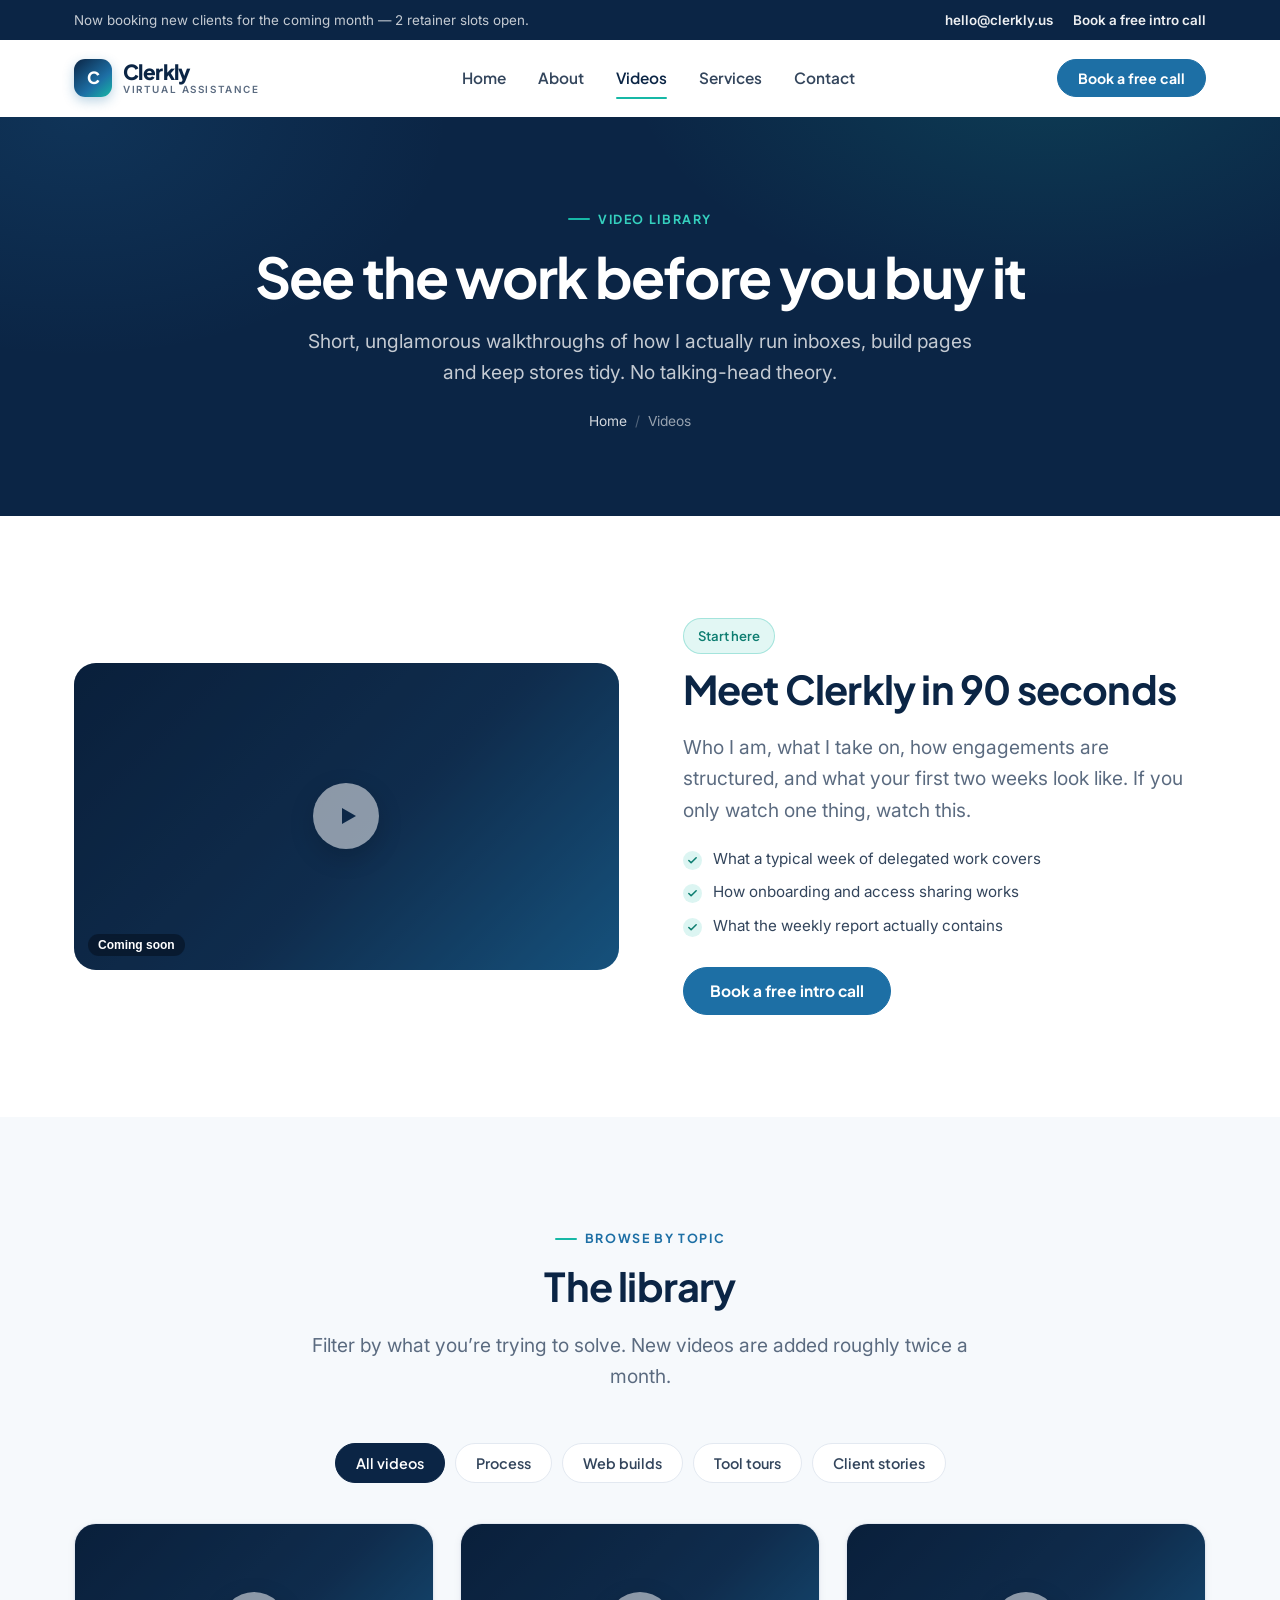
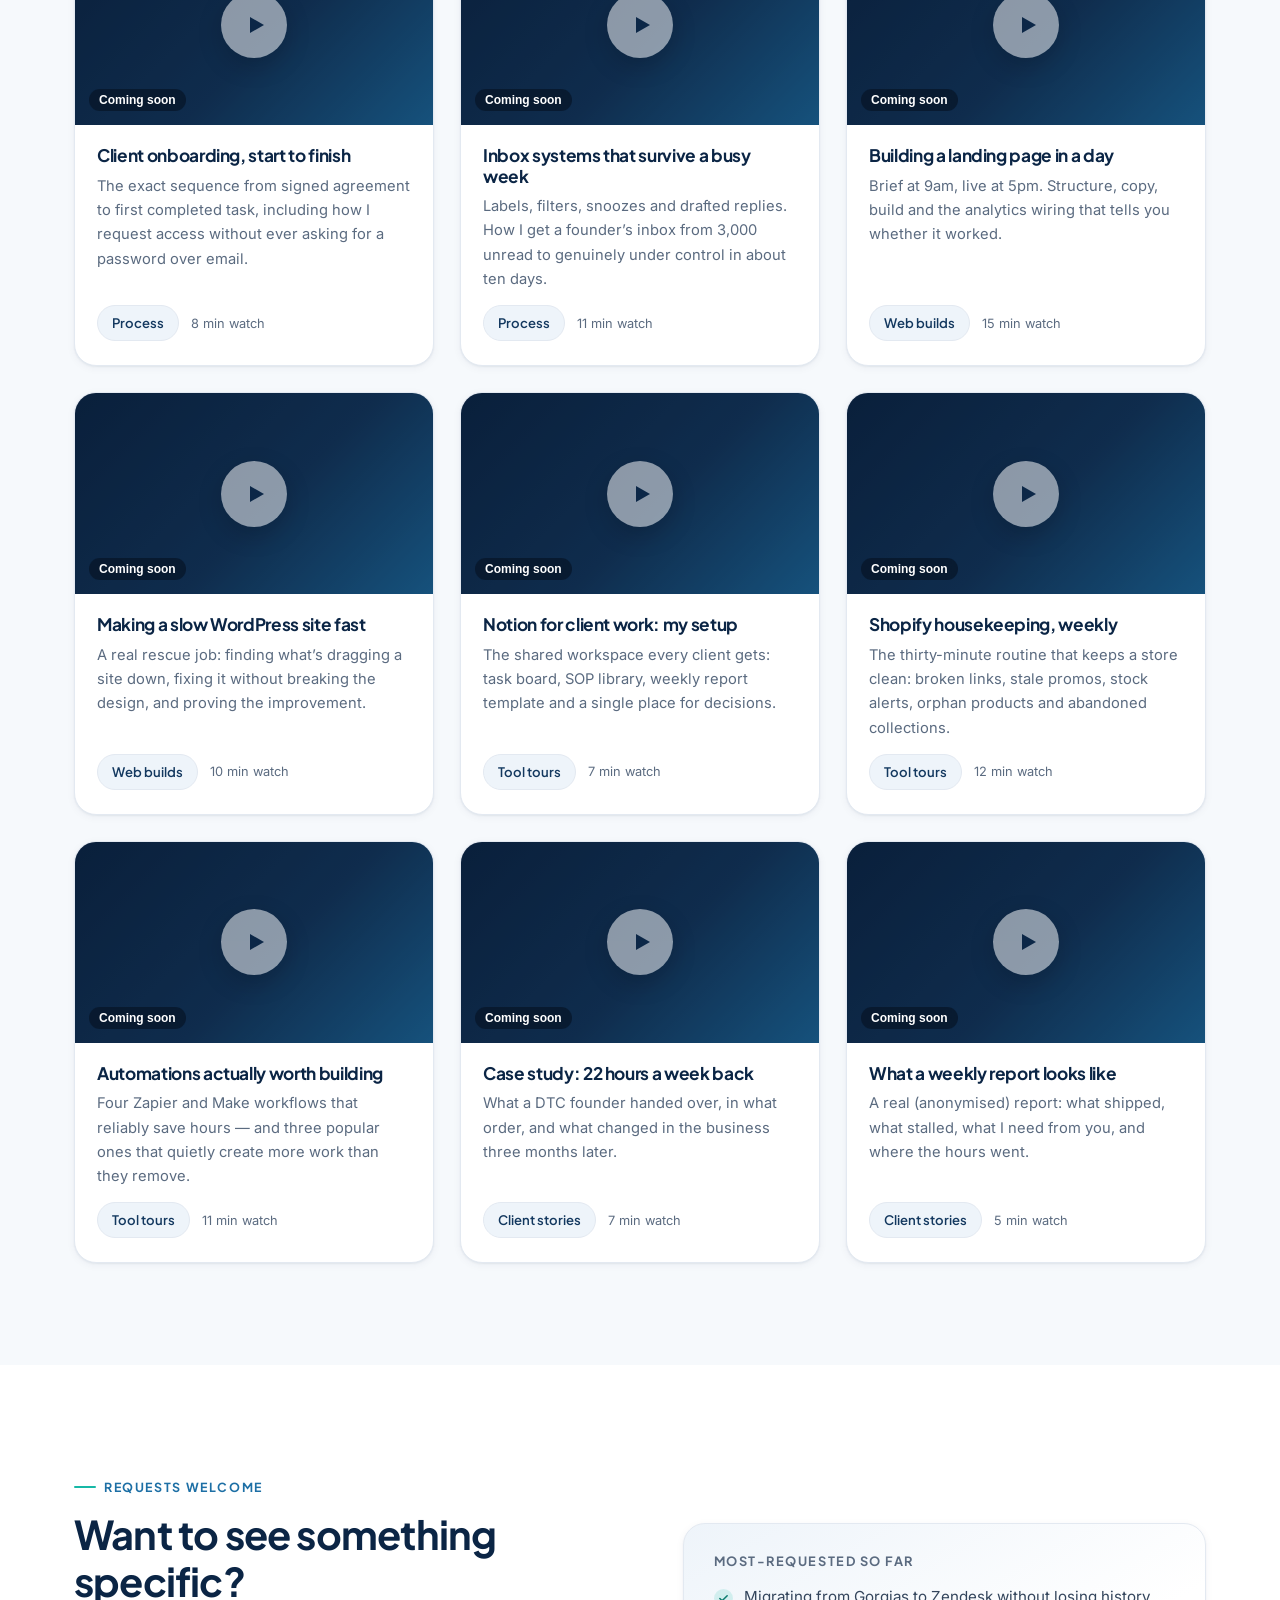
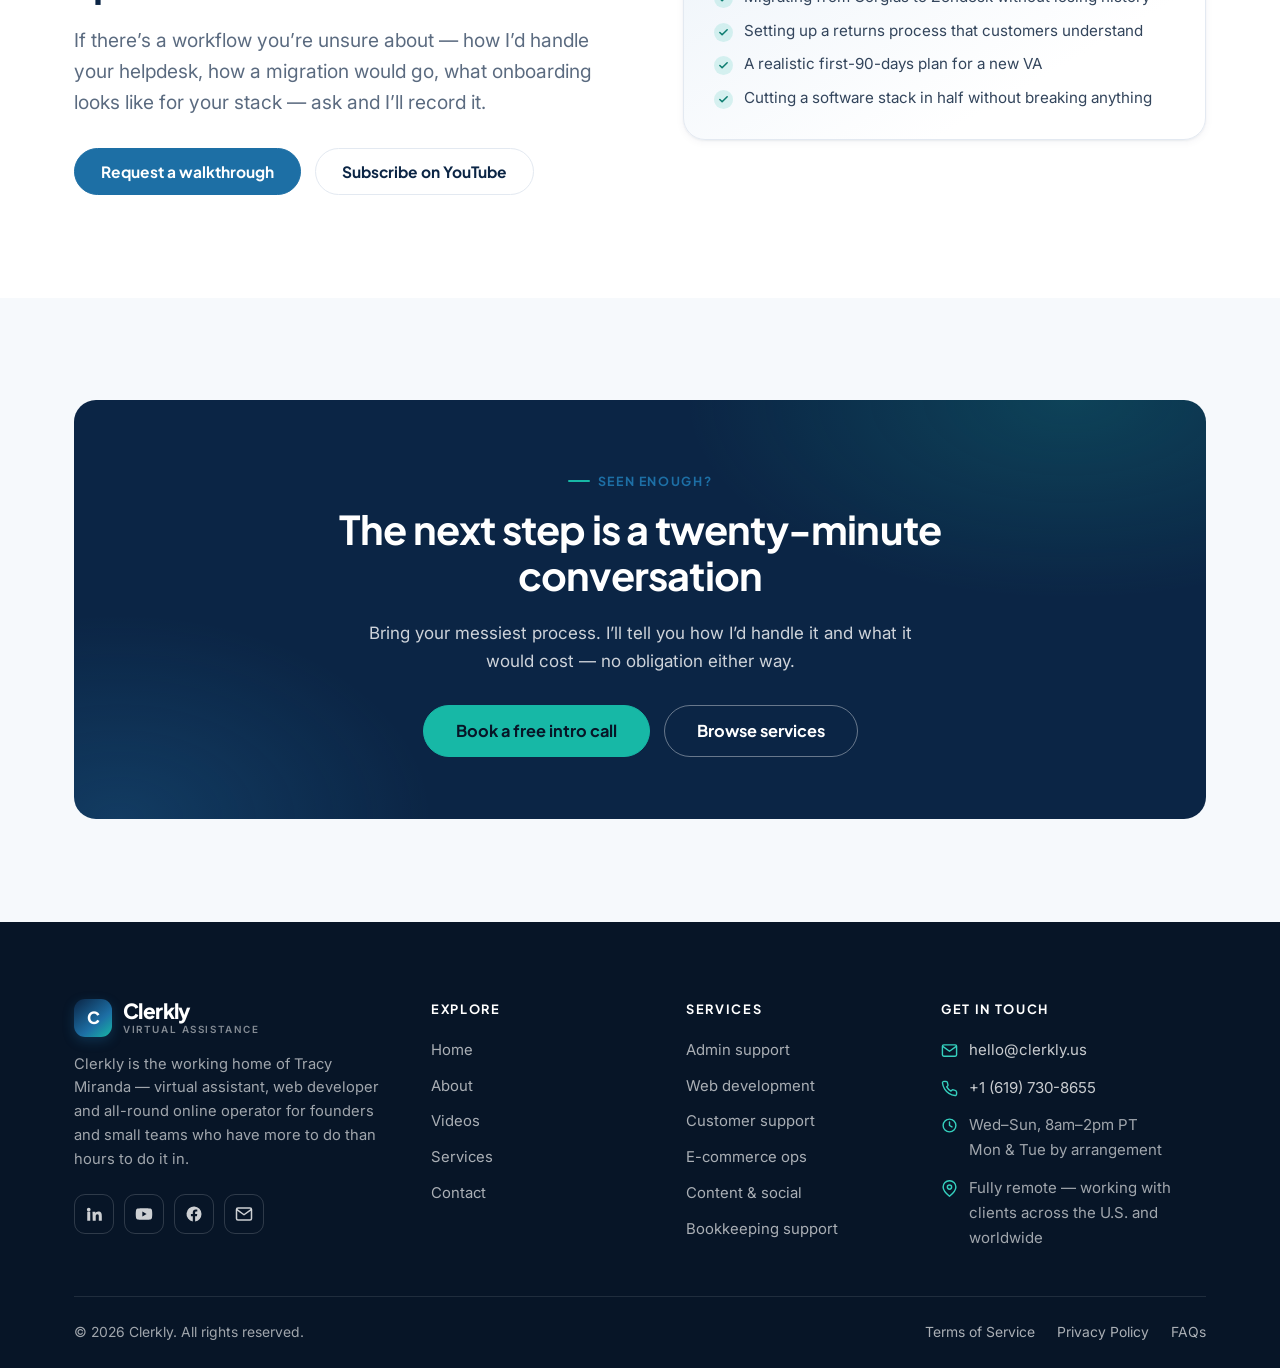
<file: videos.html>
<!DOCTYPE html>
<html lang="en">
<head>
<meta charset="utf-8">
<meta name="viewport" content="width=device-width, initial-scale=1">
<title>Videos | Clerkly &mdash; Walkthroughs, Tool Tours &amp; Client Stories</title>
<meta name="description" content="Watch how Clerkly works: client onboarding, inbox systems, landing page builds, e-commerce operations and tool tours. See the process before you hire.">
<meta name="theme-color" content="#0b2545">
<link rel="canonical" href="https://clerkly.us/videos.html">

<meta property="og:type" content="website">
<meta property="og:site_name" content="Clerkly">
<meta property="og:title" content="Videos | Clerkly">
<meta property="og:description" content="Short walkthroughs of real workflows - see exactly how the work gets done.">
<meta property="og:url" content="https://clerkly.us/videos.html">
<meta property="og:image" content="https://clerkly.us/assets/img/og-cover.png">
<meta name="twitter:card" content="summary_large_image">

<link rel="icon" href="assets/img/favicon.svg" type="image/svg+xml">
<link rel="apple-touch-icon" href="assets/img/favicon.svg">

<link rel="preconnect" href="https://fonts.googleapis.com">
<link rel="preconnect" href="https://fonts.gstatic.com" crossorigin>
<link href="https://fonts.googleapis.com/css2?family=Inter:wght@400;500;600&family=Plus+Jakarta+Sans:wght@600;700;800&display=swap" rel="stylesheet">
<link rel="stylesheet" href="assets/css/styles.css">
<script src="assets/js/main.js" defer></script>
</head>
<body>
<a class="skip-link" href="#main">Skip to main content</a>

<div class="topbar">
  <div class="container topbar__inner">
    <span>Now booking new clients for the coming month &mdash; 2 retainer slots open.</span>
    <div class="topbar__links">
      <a href="mailto:hello@clerkly.us">hello@clerkly.us</a>
      <a href="contact.html">Book a free intro call</a>
    </div>
  </div>
</div>

<header class="site-header">
  <div class="container">
    <nav class="nav" aria-label="Primary">
      <a class="brand" href="index.html">
        <span class="brand__mark" aria-hidden="true">C</span>
        <span class="brand__text">Clerkly<small>Virtual Assistance</small></span>
      </a>

      <ul class="nav__menu" id="primary-menu">
        <li><a class="nav__link" href="index.html">Home</a></li>
        <li><a class="nav__link" href="about.html">About</a></li>
        <li><a class="nav__link" href="videos.html">Videos</a></li>
        <li><a class="nav__link" href="services.html">Services</a></li>
        <li><a class="nav__link" href="contact.html">Contact</a></li>
        <li class="nav__cta"><a class="btn btn--primary" href="contact.html">Book a free call</a></li>
      </ul>

      <div class="nav__actions">
        <a class="btn btn--primary btn--sm" href="contact.html">Book a free call</a>
        <button class="nav__toggle" type="button" aria-expanded="false" aria-controls="primary-menu" aria-label="Open menu">
          <span></span>
        </button>
      </div>
    </nav>
  </div>
</header>

<main id="main">

  <!-- ====================================================== PAGE HERO -->
  <section class="pagehero">
    <div class="container">
      <span class="eyebrow">Video library</span>
      <h1>See the work before you buy it</h1>
      <p class="lead">
        Short, unglamorous walkthroughs of how I actually run inboxes, build pages and
        keep stores tidy. No talking-head theory.
      </p>
      <ol class="breadcrumb">
        <li><a href="index.html">Home</a></li>
        <li aria-current="page">Videos</li>
      </ol>
    </div>
  </section>

  <!-- ======================================================= FEATURED -->
  <section class="section">
    <div class="container split">
      <div class="split__media">
        <button class="video-embed" type="button"
                data-video-id=""
                data-video-title="Meet Clerkly - a 90-second introduction"
                aria-label="Play: Meet Clerkly, a 90-second introduction"
                style="border-radius:var(--r-lg)">
          <span class="video-embed__play">
            <i aria-hidden="true">
              <svg viewBox="0 0 24 24" aria-hidden="true"><polygon points="6 4 20 12 6 20"/></svg>
            </i>
          </span>
          <span class="video-embed__label">1:32 &middot; Featured</span>
        </button>
      </div>

      <div>
        <span class="pill pill--accent">Start here</span>
        <h2 class="mt-1">Meet Clerkly in 90 seconds</h2>
        <p class="lead">
          Who I am, what I take on, how engagements are structured, and what your first
          two weeks look like. If you only watch one thing, watch this.
        </p>
        <ul class="tick-list">
          <li>What a typical week of delegated work covers</li>
          <li>How onboarding and access sharing works</li>
          <li>What the weekly report actually contains</li>
        </ul>
        <div class="btn-row">
          <a class="btn btn--primary" href="contact.html">Book a free intro call</a>
        </div>
      </div>
    </div>
  </section>

  <!-- ========================================================= LIBRARY -->
  <section class="section section--soft">
    <div class="container">
      <div class="section-head section-head--center">
        <span class="eyebrow">Browse by topic</span>
        <h2>The library</h2>
        <p class="lead">
          Filter by what you&rsquo;re trying to solve. New videos are added roughly twice a
          month.
        </p>
      </div>

      <div class="video-filter" role="group" aria-label="Filter videos by topic">
        <button class="filter-btn is-active" type="button" data-filter="all" aria-pressed="true">All videos</button>
        <button class="filter-btn" type="button" data-filter="process" aria-pressed="false">Process</button>
        <button class="filter-btn" type="button" data-filter="web" aria-pressed="false">Web builds</button>
        <button class="filter-btn" type="button" data-filter="tools" aria-pressed="false">Tool tours</button>
        <button class="filter-btn" type="button" data-filter="clients" aria-pressed="false">Client stories</button>
      </div>

      <div class="grid grid-3">

        <article class="video-card" data-category="process">
          <button class="video-embed" type="button" data-video-id=""
                  data-video-title="Client onboarding, start to finish"
                  aria-label="Play: Client onboarding, start to finish">
            <span class="video-embed__play"><i aria-hidden="true"><svg viewBox="0 0 24 24" aria-hidden="true"><polygon points="6 4 20 12 6 20"/></svg></i></span>
            <span class="video-embed__label">8:14</span>
          </button>
          <div class="video-card__body">
            <h3>Client onboarding, start to finish</h3>
            <p>
              The exact sequence from signed agreement to first completed task, including
              how I request access without ever asking for a password over email.
            </p>
            <div class="video-card__meta">
              <span class="pill">Process</span>
              <span>8 min watch</span>
            </div>
          </div>
        </article>

        <article class="video-card" data-category="process">
          <button class="video-embed" type="button" data-video-id=""
                  data-video-title="Inbox zero systems that survive a busy week"
                  aria-label="Play: Inbox zero systems that survive a busy week">
            <span class="video-embed__play"><i aria-hidden="true"><svg viewBox="0 0 24 24" aria-hidden="true"><polygon points="6 4 20 12 6 20"/></svg></i></span>
            <span class="video-embed__label">11:02</span>
          </button>
          <div class="video-card__body">
            <h3>Inbox systems that survive a busy week</h3>
            <p>
              Labels, filters, snoozes and drafted replies. How I get a founder&rsquo;s inbox
              from 3,000 unread to genuinely under control in about ten days.
            </p>
            <div class="video-card__meta">
              <span class="pill">Process</span>
              <span>11 min watch</span>
            </div>
          </div>
        </article>

        <article class="video-card" data-category="web">
          <button class="video-embed" type="button" data-video-id=""
                  data-video-title="Building a landing page in a single day"
                  aria-label="Play: Building a landing page in a single day">
            <span class="video-embed__play"><i aria-hidden="true"><svg viewBox="0 0 24 24" aria-hidden="true"><polygon points="6 4 20 12 6 20"/></svg></i></span>
            <span class="video-embed__label">14:37</span>
          </button>
          <div class="video-card__body">
            <h3>Building a landing page in a day</h3>
            <p>
              Brief at 9am, live at 5pm. Structure, copy, build and the analytics wiring
              that tells you whether it worked.
            </p>
            <div class="video-card__meta">
              <span class="pill">Web builds</span>
              <span>15 min watch</span>
            </div>
          </div>
        </article>

        <article class="video-card" data-category="web">
          <button class="video-embed" type="button" data-video-id=""
                  data-video-title="Making a slow WordPress site fast"
                  aria-label="Play: Making a slow WordPress site fast">
            <span class="video-embed__play"><i aria-hidden="true"><svg viewBox="0 0 24 24" aria-hidden="true"><polygon points="6 4 20 12 6 20"/></svg></i></span>
            <span class="video-embed__label">9:48</span>
          </button>
          <div class="video-card__body">
            <h3>Making a slow WordPress site fast</h3>
            <p>
              A real rescue job: finding what&rsquo;s dragging a site down, fixing it without
              breaking the design, and proving the improvement.
            </p>
            <div class="video-card__meta">
              <span class="pill">Web builds</span>
              <span>10 min watch</span>
            </div>
          </div>
        </article>

        <article class="video-card" data-category="tools">
          <button class="video-embed" type="button" data-video-id=""
                  data-video-title="Notion for client work: my actual setup"
                  aria-label="Play: Notion for client work, my actual setup">
            <span class="video-embed__play"><i aria-hidden="true"><svg viewBox="0 0 24 24" aria-hidden="true"><polygon points="6 4 20 12 6 20"/></svg></i></span>
            <span class="video-embed__label">7:26</span>
          </button>
          <div class="video-card__body">
            <h3>Notion for client work: my setup</h3>
            <p>
              The shared workspace every client gets: task board, SOP library, weekly
              report template and a single place for decisions.
            </p>
            <div class="video-card__meta">
              <span class="pill">Tool tours</span>
              <span>7 min watch</span>
            </div>
          </div>
        </article>

        <article class="video-card" data-category="tools">
          <button class="video-embed" type="button" data-video-id=""
                  data-video-title="Shopify housekeeping in 30 minutes a week"
                  aria-label="Play: Shopify housekeeping in 30 minutes a week">
            <span class="video-embed__play"><i aria-hidden="true"><svg viewBox="0 0 24 24" aria-hidden="true"><polygon points="6 4 20 12 6 20"/></svg></i></span>
            <span class="video-embed__label">12:15</span>
          </button>
          <div class="video-card__body">
            <h3>Shopify housekeeping, weekly</h3>
            <p>
              The thirty-minute routine that keeps a store clean: broken links, stale
              promos, stock alerts, orphan products and abandoned collections.
            </p>
            <div class="video-card__meta">
              <span class="pill">Tool tours</span>
              <span>12 min watch</span>
            </div>
          </div>
        </article>

        <article class="video-card" data-category="tools">
          <button class="video-embed" type="button" data-video-id=""
                  data-video-title="Automations worth building with Zapier and Make"
                  aria-label="Play: Automations worth building with Zapier and Make">
            <span class="video-embed__play"><i aria-hidden="true"><svg viewBox="0 0 24 24" aria-hidden="true"><polygon points="6 4 20 12 6 20"/></svg></i></span>
            <span class="video-embed__label">10:31</span>
          </button>
          <div class="video-card__body">
            <h3>Automations actually worth building</h3>
            <p>
              Four Zapier and Make workflows that reliably save hours &mdash; and three
              popular ones that quietly create more work than they remove.
            </p>
            <div class="video-card__meta">
              <span class="pill">Tool tours</span>
              <span>11 min watch</span>
            </div>
          </div>
        </article>

        <article class="video-card" data-category="clients">
          <button class="video-embed" type="button" data-video-id=""
                  data-video-title="Case study: 22 hours a week back for a DTC founder"
                  aria-label="Play: Case study, 22 hours a week back for a DTC founder">
            <span class="video-embed__play"><i aria-hidden="true"><svg viewBox="0 0 24 24" aria-hidden="true"><polygon points="6 4 20 12 6 20"/></svg></i></span>
            <span class="video-embed__label">6:52</span>
          </button>
          <div class="video-card__body">
            <h3>Case study: 22 hours a week back</h3>
            <p>
              What a DTC founder handed over, in what order, and what changed in the
              business three months later.
            </p>
            <div class="video-card__meta">
              <span class="pill">Client stories</span>
              <span>7 min watch</span>
            </div>
          </div>
        </article>

        <article class="video-card" data-category="clients">
          <button class="video-embed" type="button" data-video-id=""
                  data-video-title="What a weekly client report looks like"
                  aria-label="Play: What a weekly client report looks like">
            <span class="video-embed__play"><i aria-hidden="true"><svg viewBox="0 0 24 24" aria-hidden="true"><polygon points="6 4 20 12 6 20"/></svg></i></span>
            <span class="video-embed__label">5:19</span>
          </button>
          <div class="video-card__body">
            <h3>What a weekly report looks like</h3>
            <p>
              A real (anonymised) report: what shipped, what stalled, what I need from
              you, and where the hours went.
            </p>
            <div class="video-card__meta">
              <span class="pill">Client stories</span>
              <span>5 min watch</span>
            </div>
          </div>
        </article>

      </div>

      <p id="video-empty" class="text-center is-hidden mt-3" style="color:var(--muted)">
        Nothing in this topic yet &mdash; more videos are on the way.
        <a href="contact.html">Request one</a>.
      </p>
    </div>
  </section>

  <!-- ====================================================== REQUEST BOX -->
  <section class="section">
    <div class="container split">
      <div>
        <span class="eyebrow">Requests welcome</span>
        <h2>Want to see something specific?</h2>
        <p class="lead">
          If there&rsquo;s a workflow you&rsquo;re unsure about &mdash; how I&rsquo;d handle your helpdesk,
          how a migration would go, what onboarding looks like for your stack &mdash; ask
          and I&rsquo;ll record it.
        </p>
        <div class="btn-row">
          <a class="btn btn--primary" href="contact.html">Request a walkthrough</a>
          <a class="btn btn--ghost" href="https://www.youtube.com/" rel="noopener" target="_blank">Subscribe on YouTube</a>
        </div>
      </div>

      <div class="split__media">
        <div class="feature-panel">
          <h4>Most-requested so far</h4>
          <ul class="tick-list mt-0">
            <li>Migrating from Gorgias to Zendesk without losing history</li>
            <li>Setting up a returns process that customers understand</li>
            <li>A realistic first-90-days plan for a new VA</li>
            <li>Cutting a software stack in half without breaking anything</li>
          </ul>
        </div>
      </div>
    </div>
  </section>

  <!-- ============================================================= CTA -->
  <section class="section section--soft">
    <div class="container">
      <div class="cta-band">
        <span class="eyebrow">Seen enough?</span>
        <h2>The next step is a twenty-minute conversation</h2>
        <p>
          Bring your messiest process. I&rsquo;ll tell you how I&rsquo;d handle it and what it would
          cost &mdash; no obligation either way.
        </p>
        <div class="btn-row btn-row--center">
          <a class="btn btn--accent btn--lg" href="contact.html">Book a free intro call</a>
          <a class="btn btn--outline-light btn--lg" href="services.html">Browse services</a>
        </div>
      </div>
    </div>
  </section>

</main>

<footer class="site-footer">
  <div class="container">
    <div class="footer__grid">
      <div>
        <a class="brand" href="index.html">
          <span class="brand__mark" aria-hidden="true">C</span>
          <span class="brand__text">Clerkly<small>Virtual Assistance</small></span>
        </a>
        <p class="footer__about">
          Clerkly is the working home of Tracy Miranda &mdash; virtual assistant, web
          developer and all-round online operator for founders and small teams who
          have more to do than hours to do it in.
        </p>
        <div class="socials">
          <a href="https://www.linkedin.com/" aria-label="LinkedIn" rel="noopener" target="_blank">
            <svg viewBox="0 0 24 24" fill="currentColor" aria-hidden="true"><path d="M4.98 3.5a2.5 2.5 0 1 1 0 5 2.5 2.5 0 0 1 0-5zM3 9h4v12H3zM10 9h3.8v1.7h.05c.53-.95 1.83-1.95 3.77-1.95 4.03 0 4.78 2.5 4.78 5.76V21h-4v-5.6c0-1.34-.03-3.06-1.9-3.06-1.9 0-2.2 1.45-2.2 2.96V21h-4z"/></svg>
          </a>
          <a href="https://www.youtube.com/" aria-label="YouTube" rel="noopener" target="_blank">
            <svg viewBox="0 0 24 24" fill="currentColor" aria-hidden="true"><path d="M23 12s0-3.6-.46-5.32a2.77 2.77 0 0 0-1.95-1.96C18.87 4.25 12 4.25 12 4.25s-6.87 0-8.59.47a2.77 2.77 0 0 0-1.95 1.96C1 8.4 1 12 1 12s0 3.6.46 5.32a2.77 2.77 0 0 0 1.95 1.96c1.72.47 8.59.47 8.59.47s6.87 0 8.59-.47a2.77 2.77 0 0 0 1.95-1.96C23 15.6 23 12 23 12zM9.8 15.3V8.7l5.7 3.3z"/></svg>
          </a>
          <a href="https://www.facebook.com/" aria-label="Facebook" rel="noopener" target="_blank">
            <svg viewBox="0 0 24 24" fill="currentColor" aria-hidden="true"><path d="M22 12a10 10 0 1 0-11.6 9.9v-7H7.9V12h2.5V9.8c0-2.5 1.5-3.9 3.8-3.9 1.1 0 2.2.2 2.2.2v2.5h-1.3c-1.2 0-1.6.76-1.6 1.55V12h2.8l-.45 2.9h-2.35v7A10 10 0 0 0 22 12z"/></svg>
          </a>
          <a href="mailto:hello@clerkly.us" aria-label="Email Clerkly">
            <svg viewBox="0 0 24 24" fill="none" stroke="currentColor" stroke-width="2" stroke-linecap="round" stroke-linejoin="round" aria-hidden="true"><rect x="2" y="4" width="20" height="16" rx="2"/><polyline points="3 6.5 12 13 21 6.5"/></svg>
          </a>
        </div>
      </div>

      <div>
        <p class="footer__title">Explore</p>
        <ul class="footer__links">
          <li><a href="index.html">Home</a></li>
          <li><a href="about.html">About</a></li>
          <li><a href="videos.html">Videos</a></li>
          <li><a href="services.html">Services</a></li>
          <li><a href="contact.html">Contact</a></li>
        </ul>
      </div>

      <div>
        <p class="footer__title">Services</p>
        <ul class="footer__links">
          <li><a href="services.html#admin">Admin support</a></li>
          <li><a href="services.html#web">Web development</a></li>
          <li><a href="services.html#support">Customer support</a></li>
          <li><a href="services.html#ecommerce">E-commerce ops</a></li>
          <li><a href="services.html#content">Content &amp; social</a></li>
          <li><a href="services.html#books">Bookkeeping support</a></li>
        </ul>
      </div>

      <div>
        <p class="footer__title">Get in touch</p>
        <ul class="footer__contact">
          <li>
            <svg viewBox="0 0 24 24" fill="none" stroke="currentColor" stroke-width="2" stroke-linecap="round" stroke-linejoin="round" aria-hidden="true"><rect x="2" y="4" width="20" height="16" rx="2"/><polyline points="3 6.5 12 13 21 6.5"/></svg>
            <a href="mailto:hello@clerkly.us">hello@clerkly.us</a>
          </li>
          <li>
            <svg viewBox="0 0 24 24" fill="none" stroke="currentColor" stroke-width="2" stroke-linecap="round" stroke-linejoin="round" aria-hidden="true"><path d="M22 16.9v3a2 2 0 0 1-2.2 2 19.8 19.8 0 0 1-8.6-3.1 19.5 19.5 0 0 1-6-6A19.8 19.8 0 0 1 2.1 4.2 2 2 0 0 1 4.1 2h3a2 2 0 0 1 2 1.7c.12.9.35 1.8.67 2.6a2 2 0 0 1-.45 2.1L8.1 9.6a16 16 0 0 0 6 6l1.2-1.2a2 2 0 0 1 2.1-.45c.84.32 1.7.55 2.6.67a2 2 0 0 1 1.7 2z"/></svg>
            <a href="tel:+16197308655">+1 (619) 730-8655</a>
          </li>
          <li>
            <svg viewBox="0 0 24 24" fill="none" stroke="currentColor" stroke-width="2" stroke-linecap="round" stroke-linejoin="round" aria-hidden="true"><circle cx="12" cy="12" r="9"/><polyline points="12 7 12 12 15.5 14"/></svg>
            <span>Wed&ndash;Sun, 8am&ndash;2pm PT<br>Mon &amp; Tue by arrangement</span>
          </li>
          <li>
            <svg viewBox="0 0 24 24" fill="none" stroke="currentColor" stroke-width="2" stroke-linecap="round" stroke-linejoin="round" aria-hidden="true"><path d="M21 10c0 6-9 13-9 13S3 16 3 10a9 9 0 1 1 18 0z"/><circle cx="12" cy="10" r="3"/></svg>
            <span>Fully remote &mdash; working with clients across the U.S. and worldwide</span>
          </li>
        </ul>
      </div>
    </div>

    <div class="footer__bottom">
      <p class="mb-0">&copy; <span data-year>2026</span> Clerkly. All rights reserved.</p>
      <ul class="footer__legal">
        <li><a href="terms.html">Terms of Service</a></li>
        <li><a href="privacy.html">Privacy Policy</a></li>
        <li><a href="faqs.html">FAQs</a></li>
      </ul>
    </div>
  </div>
</footer>

<button class="to-top" type="button" aria-label="Back to top">
  <svg viewBox="0 0 24 24" fill="none" stroke="currentColor" stroke-width="2.4" stroke-linecap="round" stroke-linejoin="round" aria-hidden="true"><line x1="12" y1="19" x2="12" y2="5"/><polyline points="5 12 12 5 19 12"/></svg>
</button>

</body>
</html>
</file>
<file: assets/css/styles.css>
/* =========================================================================
   Clerkly - clerkly.us
   Design system + site styles
   ---------------------------------------------------------------------
   1.  Tokens
   2.  Reset & base
   3.  Layout primitives
   4.  Typography
   5.  Buttons & pills
   6.  Header / navigation
   7.  Hero
   8.  Cards & components
   9.  Page sections
   10. Forms
   11. Footer
   12. Utilities, motion & responsive
   ========================================================================= */

/* ---------------------------------------------------------------- 1. Tokens */
:root {
  /* Brand */
  --navy-900: #071527;
  --navy-800: #0b2545;
  --navy-700: #13385f;
  --blue-600: #1d6fa5;
  --blue-500: #2a8bc9;
  --teal-500: #17b8a6;
  --teal-400: #35d0be;
  --sand-400: #f2c879;

  /* Neutrals */
  --ink: #0c1b2a;
  --ink-soft: #33455c;
  --muted: #5b6b80;
  --line: #e3e9f1;
  --bg: #ffffff;
  --bg-soft: #f6f9fc;
  --bg-tint: #eef4fa;

  /* Semantic */
  --brand: var(--blue-600);
  --brand-ink: var(--navy-800);
  --accent: var(--teal-500);
  --danger: #c8372d;
  --success: #167a58;

  /* Type */
  --font-head: "Plus Jakarta Sans", "Segoe UI", system-ui, -apple-system, sans-serif;
  --font-body: "Inter", "Segoe UI", system-ui, -apple-system, sans-serif;

  /* Space */
  --gutter: 24px;
  --maxw: 1180px;
  --maxw-narrow: 760px;
  --section-y: clamp(64px, 8vw, 112px);

  /* Radii & shadow */
  --r-sm: 8px;
  --r-md: 14px;
  --r-lg: 22px;
  --r-full: 999px;
  --shadow-sm: 0 1px 2px rgba(11, 37, 69, .06), 0 2px 8px rgba(11, 37, 69, .05);
  --shadow-md: 0 4px 12px rgba(11, 37, 69, .07), 0 14px 32px rgba(11, 37, 69, .08);
  --shadow-lg: 0 18px 50px rgba(11, 37, 69, .16);

  --ease: cubic-bezier(.22, .61, .36, 1);
}

/* ----------------------------------------------------------- 2. Reset & base */
*, *::before, *::after { box-sizing: border-box; }

html {
  -webkit-text-size-adjust: 100%;
  scroll-behavior: smooth;
  scroll-padding-top: 100px;
}

body {
  margin: 0;
  font-family: var(--font-body);
  font-size: 17px;
  line-height: 1.65;
  color: var(--ink-soft);
  background: var(--bg);
  -webkit-font-smoothing: antialiased;
  text-rendering: optimizeLegibility;
  overflow-x: hidden;
}

body.nav-open { overflow: hidden; }

img, svg, video { max-width: 100%; height: auto; display: block; }

a {
  color: var(--brand);
  text-decoration: none;
  transition: color .18s var(--ease);
}
a:hover { color: var(--navy-800); }

ul, ol { padding-left: 1.15em; }

hr {
  border: 0;
  border-top: 1px solid var(--line);
  margin: 40px 0;
}

:focus-visible {
  outline: 3px solid var(--blue-500);
  outline-offset: 3px;
  border-radius: 4px;
}

::selection { background: var(--navy-800); color: #fff; }

.skip-link {
  position: absolute;
  left: -9999px;
  top: 0;
  z-index: 999;
  background: var(--navy-800);
  color: #fff;
  padding: 12px 20px;
  border-radius: 0 0 var(--r-sm) 0;
  font-weight: 600;
}
.skip-link:focus { left: 0; color: #fff; }

/* --------------------------------------------------- 3. Layout primitives */
.container {
  width: 100%;
  max-width: var(--maxw);
  margin-inline: auto;
  padding-inline: var(--gutter);
}
.container--narrow { max-width: var(--maxw-narrow); }

.section { padding-block: var(--section-y); }
.section--tight { padding-block: clamp(48px, 5vw, 72px); }
.section--soft { background: var(--bg-soft); }
.section--tint { background: var(--bg-tint); }
.section--dark {
  background: var(--navy-800);
  color: rgba(255, 255, 255, .78);
}
.section--dark h1, .section--dark h2,
.section--dark h3, .section--dark h4 { color: #fff; }
.section--dark .lead { color: rgba(255, 255, 255, .74); }
.section--dark a { color: var(--teal-400); }
.section--dark a:hover { color: #fff; }

.grid { display: grid; gap: 26px; }
.grid-2 { grid-template-columns: repeat(2, minmax(0, 1fr)); }
.grid-3 { grid-template-columns: repeat(3, minmax(0, 1fr)); }
.grid-4 { grid-template-columns: repeat(4, minmax(0, 1fr)); }

.split {
  display: grid;
  grid-template-columns: 1.02fr .98fr;
  gap: clamp(32px, 5vw, 72px);
  align-items: center;
}
.split--reverse .split__media { order: -1; }

/* ------------------------------------------------------------ 4. Typography */
h1, h2, h3, h4, h5 {
  font-family: var(--font-head);
  color: var(--brand-ink);
  line-height: 1.18;
  letter-spacing: -.02em;
  margin: 0 0 .5em;
  font-weight: 700;
}

h1 { font-size: clamp(2.15rem, 4.6vw, 3.5rem); letter-spacing: -.03em; }
h2 { font-size: clamp(1.7rem, 3.1vw, 2.5rem); }
h3 { font-size: clamp(1.18rem, 1.8vw, 1.42rem); }
h4 { font-size: 1.05rem; }

p { margin: 0 0 1.1em; }
p:last-child { margin-bottom: 0; }

.lead {
  font-size: clamp(1.05rem, 1.6vw, 1.2rem);
  line-height: 1.62;
  color: var(--muted);
}

.eyebrow {
  display: inline-flex;
  align-items: center;
  gap: 8px;
  font-family: var(--font-head);
  font-size: .78rem;
  font-weight: 700;
  letter-spacing: .13em;
  text-transform: uppercase;
  color: var(--blue-600);
  margin-bottom: 14px;
}
.eyebrow::before {
  content: "";
  width: 22px;
  height: 2px;
  background: var(--accent);
  border-radius: 2px;
}
.section--dark .eyebrow { color: var(--teal-400); }

.section-head {
  max-width: 660px;
  margin-bottom: clamp(36px, 4vw, 56px);
}
.section-head--center {
  margin-inline: auto;
  text-align: center;
}
.section-head--center .eyebrow { justify-content: center; }

/* ------------------------------------------------------ 5. Buttons & pills */
.btn {
  --btn-bg: var(--navy-800);
  --btn-fg: #fff;
  --btn-bd: var(--navy-800);
  display: inline-flex;
  align-items: center;
  justify-content: center;
  gap: 10px;
  font-family: var(--font-head);
  font-size: .97rem;
  font-weight: 700;
  line-height: 1;
  padding: 15px 26px;
  border-radius: var(--r-full);
  border: 1.5px solid var(--btn-bd);
  background: var(--btn-bg);
  color: var(--btn-fg);
  cursor: pointer;
  text-align: center;
  transition: transform .18s var(--ease), box-shadow .18s var(--ease),
              background-color .18s var(--ease), color .18s var(--ease),
              border-color .18s var(--ease);
}
.btn:hover {
  color: var(--btn-fg);
  transform: translateY(-2px);
  box-shadow: var(--shadow-md);
}
.btn:active { transform: translateY(0); }
.btn svg { width: 18px; height: 18px; flex: none; }

.btn--primary { --btn-bg: var(--blue-600); --btn-bd: var(--blue-600); }
.btn--primary:hover { --btn-bg: var(--navy-700); --btn-bd: var(--navy-700); }

.btn--accent {
  --btn-bg: var(--accent);
  --btn-bd: var(--accent);
  --btn-fg: var(--navy-900);
}
.btn--accent:hover { --btn-bg: var(--teal-400); --btn-bd: var(--teal-400); }

.btn--ghost {
  --btn-bg: transparent;
  --btn-fg: var(--navy-800);
  --btn-bd: var(--line);
}
.btn--ghost:hover { --btn-bd: var(--navy-800); }

.btn--light { --btn-bg: #fff; --btn-fg: var(--navy-800); --btn-bd: #fff; }

.btn--outline-light {
  --btn-bg: transparent;
  --btn-fg: #fff;
  --btn-bd: rgba(255, 255, 255, .38);
}
.btn--outline-light:hover { --btn-bd: #fff; }

.btn--sm { padding: 11px 20px; font-size: .88rem; }
.btn--lg { padding: 17px 32px; font-size: 1.02rem; }
.btn--block { display: flex; width: 100%; }

.btn-row {
  display: flex;
  flex-wrap: wrap;
  gap: 14px;
  margin-top: 30px;
}
.btn-row--center { justify-content: center; }

.pill {
  display: inline-flex;
  align-items: center;
  gap: 7px;
  padding: 6px 14px;
  border-radius: var(--r-full);
  background: var(--bg-tint);
  border: 1px solid var(--line);
  font-size: .82rem;
  font-weight: 600;
  font-family: var(--font-head);
  color: var(--navy-700);
}
.pill--accent {
  background: rgba(23, 184, 166, .12);
  border-color: rgba(23, 184, 166, .3);
  color: #0d7d70;
}
.pill--live {
  background: rgba(22, 122, 88, .1);
  border-color: rgba(22, 122, 88, .25);
  color: var(--success);
}
.pill--live .dot {
  width: 8px;
  height: 8px;
  border-radius: 50%;
  background: var(--success);
  animation: pulse 2.4s infinite;
}
@keyframes pulse {
  0%   { box-shadow: 0 0 0 0 rgba(22, 122, 88, .45); }
  70%  { box-shadow: 0 0 0 9px rgba(22, 122, 88, 0); }
  100% { box-shadow: 0 0 0 0 rgba(22, 122, 88, 0); }
}

/* --------------------------------------------------------------- 6. Header */
.topbar {
  background: var(--navy-800);
  color: rgba(255, 255, 255, .76);
  font-size: .84rem;
}
.topbar__inner {
  display: flex;
  align-items: center;
  justify-content: space-between;
  gap: 18px;
  min-height: 40px;
  padding-block: 7px;
}
.topbar a { color: rgba(255, 255, 255, .93); font-weight: 600; }
.topbar a:hover { color: var(--teal-400); }
.topbar__links { display: flex; align-items: center; gap: 20px; }

.site-header {
  position: sticky;
  top: 0;
  z-index: 100;
  background: rgba(255, 255, 255, .88);
  backdrop-filter: saturate(180%) blur(14px);
  -webkit-backdrop-filter: saturate(180%) blur(14px);
  border-bottom: 1px solid transparent;
  transition: border-color .25s var(--ease), box-shadow .25s var(--ease);
}
.site-header.is-stuck {
  border-bottom-color: var(--line);
  box-shadow: 0 6px 24px rgba(11, 37, 69, .06);
}

.nav {
  display: flex;
  align-items: center;
  justify-content: space-between;
  gap: 24px;
  min-height: 76px;
}

.brand {
  display: inline-flex;
  align-items: center;
  gap: 11px;
  font-family: var(--font-head);
  font-weight: 800;
  font-size: 1.3rem;
  letter-spacing: -.03em;
  color: var(--navy-800);
  flex: none;
}
.brand:hover { color: var(--navy-800); }
.brand__mark {
  width: 38px;
  height: 38px;
  border-radius: 11px;
  background: linear-gradient(140deg, var(--navy-800), var(--blue-600) 62%, var(--teal-500));
  display: grid;
  place-items: center;
  color: #fff;
  font-size: 1.05rem;
  font-weight: 800;
  box-shadow: 0 4px 12px rgba(29, 111, 165, .3);
  flex: none;
}
.brand__text { line-height: 1.1; }
.brand__text small {
  display: block;
  font-family: var(--font-body);
  font-size: .62rem;
  font-weight: 600;
  letter-spacing: .16em;
  text-transform: uppercase;
  color: var(--muted);
  margin-top: 1px;
}

.nav__menu {
  display: flex;
  align-items: center;
  gap: 2px;
  list-style: none;
  margin: 0;
  padding: 0;
}
.nav__link {
  display: block;
  position: relative;
  padding: 10px 15px;
  border-radius: var(--r-sm);
  font-family: var(--font-head);
  font-weight: 600;
  font-size: .96rem;
  color: var(--ink-soft);
}
.nav__link:hover { color: var(--navy-800); background: var(--bg-soft); }
.nav__link.is-active { color: var(--navy-800); }
.nav__link.is-active::after {
  content: "";
  position: absolute;
  left: 15px;
  right: 15px;
  bottom: 2px;
  height: 2px;
  border-radius: 2px;
  background: var(--accent);
}

/* The in-drawer call-to-action only exists on small screens. */
.nav__cta { display: none; }

.nav__actions { display: flex; align-items: center; gap: 12px; flex: none; }

.nav__toggle {
  display: none;
  width: 46px;
  height: 46px;
  border: 1.5px solid var(--line);
  border-radius: 12px;
  background: #fff;
  cursor: pointer;
  padding: 0;
  place-items: center;
}
.nav__toggle span {
  display: block;
  width: 20px;
  height: 2px;
  background: var(--navy-800);
  border-radius: 2px;
  position: relative;
  transition: background-color .2s var(--ease);
}
.nav__toggle span::before,
.nav__toggle span::after {
  content: "";
  position: absolute;
  left: 0;
  width: 20px;
  height: 2px;
  background: var(--navy-800);
  border-radius: 2px;
  transition: transform .25s var(--ease), top .2s var(--ease);
}
.nav__toggle span::before { top: -6px; }
.nav__toggle span::after { top: 6px; }
.nav__toggle[aria-expanded="true"] span { background: transparent; }
.nav__toggle[aria-expanded="true"] span::before { top: 0; transform: rotate(45deg); }
.nav__toggle[aria-expanded="true"] span::after { top: 0; transform: rotate(-45deg); }

/* ----------------------------------------------------------------- 7. Hero */
.hero {
  position: relative;
  padding-block: clamp(56px, 7vw, 96px) clamp(64px, 8vw, 104px);
  background:
    radial-gradient(760px 420px at 88% -8%, rgba(23, 184, 166, .14), transparent 62%),
    radial-gradient(680px 460px at 4% 8%, rgba(29, 111, 165, .12), transparent 60%),
    var(--bg-soft);
  overflow: hidden;
}
.hero__grid {
  display: grid;
  grid-template-columns: 1.06fr .94fr;
  gap: clamp(36px, 5vw, 64px);
  align-items: center;
}
.hero h1 { margin-bottom: 20px; }
.hero h1 .accent {
  background: linear-gradient(100deg, var(--blue-600), var(--teal-500));
  -webkit-background-clip: text;
  background-clip: text;
  -webkit-text-fill-color: transparent;
  color: var(--blue-600);
}
.hero__trust {
  display: flex;
  flex-wrap: wrap;
  gap: 10px 22px;
  margin-top: 32px;
  padding-top: 26px;
  border-top: 1px solid var(--line);
  font-size: .9rem;
  color: var(--muted);
}
.hero__trust span { display: inline-flex; align-items: center; gap: 8px; }
.hero__trust svg { width: 17px; height: 17px; color: var(--accent); flex: none; }

/* Hero visual card */
.hero__card {
  position: relative;
  background: #fff;
  border: 1px solid var(--line);
  border-radius: var(--r-lg);
  box-shadow: var(--shadow-lg);
  padding: 26px;
}
.hero__card::before {
  content: "";
  position: absolute;
  inset: -18px -18px auto auto;
  width: 128px;
  height: 128px;
  border-radius: 50%;
  background: radial-gradient(circle, rgba(23, 184, 166, .22), transparent 70%);
  z-index: -1;
}
.hero__card-head {
  display: flex;
  align-items: center;
  gap: 13px;
  padding-bottom: 18px;
  border-bottom: 1px solid var(--line);
  margin-bottom: 18px;
}
.hero__avatar {
  width: 52px;
  height: 52px;
  border-radius: 50%;
  background: linear-gradient(140deg, var(--navy-800), var(--blue-500));
  color: #fff;
  display: grid;
  place-items: center;
  font-family: var(--font-head);
  font-weight: 800;
  font-size: 1.1rem;
  flex: none;
}
.hero__card-head strong {
  display: block;
  font-family: var(--font-head);
  color: var(--navy-800);
  font-size: 1.02rem;
}
.hero__card-head small { color: var(--muted); font-size: .86rem; }

.task-list { list-style: none; margin: 0; padding: 0; display: grid; gap: 11px; }
.task-list li {
  display: flex;
  align-items: center;
  gap: 11px;
  padding: 12px 14px;
  border-radius: var(--r-md);
  background: var(--bg-soft);
  border: 1px solid var(--line);
  font-size: .92rem;
  font-weight: 500;
  color: var(--ink-soft);
}
.task-list .check {
  width: 21px;
  height: 21px;
  border-radius: 50%;
  background: var(--accent);
  color: #fff;
  display: grid;
  place-items: center;
  flex: none;
}
.task-list .check svg { width: 12px; height: 12px; }
.task-list .time { margin-left: auto; font-size: .78rem; color: var(--muted); }

.hero__stats {
  display: grid;
  grid-template-columns: repeat(3, 1fr);
  gap: 10px;
  margin-top: 20px;
  padding-top: 18px;
  border-top: 1px solid var(--line);
  text-align: center;
}
.hero__stats b {
  display: block;
  font-family: var(--font-head);
  font-size: 1.32rem;
  color: var(--navy-800);
  letter-spacing: -.02em;
}
.hero__stats span { font-size: .76rem; color: var(--muted); }

/* Logo / trust strip */
.logostrip {
  border-block: 1px solid var(--line);
  background: #fff;
  padding-block: 26px;
}
.logostrip__label {
  text-align: center;
  font-size: .8rem;
  font-weight: 600;
  letter-spacing: .12em;
  text-transform: uppercase;
  color: var(--muted);
  margin-bottom: 18px;
}
.logostrip__row {
  display: flex;
  flex-wrap: wrap;
  justify-content: center;
  align-items: center;
  gap: 16px 40px;
}
.logostrip__row span {
  font-family: var(--font-head);
  font-weight: 700;
  font-size: 1.02rem;
  color: var(--navy-800);
  opacity: .5;
  letter-spacing: -.01em;
  transition: opacity .2s var(--ease);
}
.logostrip__row span:hover { opacity: .9; }

/* --------------------------------------------------- 8. Cards & components */
.card {
  background: #fff;
  border: 1px solid var(--line);
  border-radius: var(--r-lg);
  padding: 28px;
  box-shadow: var(--shadow-sm);
  transition: transform .22s var(--ease), box-shadow .22s var(--ease),
              border-color .22s var(--ease);
}
.card--hover:hover {
  transform: translateY(-4px);
  box-shadow: var(--shadow-md);
  border-color: #cfdcea;
}
.card h3 { margin-bottom: 10px; }
.card p { color: var(--muted); font-size: .96rem; }

.card__icon {
  width: 50px;
  height: 50px;
  border-radius: 14px;
  display: grid;
  place-items: center;
  margin-bottom: 18px;
  background: var(--bg-tint);
  color: var(--blue-600);
}
.card__icon svg { width: 24px; height: 24px; }
.card__icon--accent { background: rgba(23, 184, 166, .12); color: #0d7d70; }
.card__icon--navy { background: rgba(11, 37, 69, .07); color: var(--navy-800); }
.card__icon--sand { background: rgba(242, 200, 121, .2); color: #9a7420; }

.card__link {
  display: inline-flex;
  align-items: center;
  gap: 6px;
  margin-top: 16px;
  font-family: var(--font-head);
  font-weight: 700;
  font-size: .9rem;
}
.card__link svg { width: 15px; height: 15px; transition: transform .18s var(--ease); }
.card__link:hover svg { transform: translateX(3px); }

.tick-list {
  list-style: none;
  padding: 0;
  margin: 18px 0 0;
  display: grid;
  gap: 10px;
}
/* The marker is absolutely positioned rather than a flex sibling, so inline
   markup inside an item (<strong>, <em>, links) keeps flowing as normal text. */
.tick-list li {
  position: relative;
  padding-left: 30px;
  font-size: .95rem;
  line-height: 1.55;
  color: var(--ink-soft);
}
.tick-list li::before {
  content: "";
  position: absolute;
  left: 0;
  top: 4px;
  width: 19px;
  height: 19px;
  border-radius: 50%;
  background: rgba(23, 184, 166, .15) url("data:image/svg+xml,%3Csvg xmlns='http://www.w3.org/2000/svg' viewBox='0 0 24 24' fill='none' stroke='%230d7d70' stroke-width='3.4' stroke-linecap='round' stroke-linejoin='round'%3E%3Cpolyline points='20 6 9 17 4 12'/%3E%3C/svg%3E") center / 11px no-repeat;
}
.section--dark .tick-list li { color: rgba(255, 255, 255, .8); }

/* Steps */
.steps { counter-reset: step; }
.step {
  position: relative;
  padding: 30px 26px 26px;
  background: #fff;
  border: 1px solid var(--line);
  border-radius: var(--r-lg);
  box-shadow: var(--shadow-sm);
}
.step::before {
  counter-increment: step;
  content: "0" counter(step);
  position: absolute;
  top: -18px;
  left: 26px;
  width: 46px;
  height: 36px;
  display: grid;
  place-items: center;
  border-radius: 10px;
  background: var(--navy-800);
  color: #fff;
  font-family: var(--font-head);
  font-weight: 800;
  font-size: .92rem;
  letter-spacing: .02em;
  box-shadow: 0 6px 16px rgba(11, 37, 69, .22);
}
.step h3 { margin-top: 8px; font-size: 1.14rem; }
.step p { color: var(--muted); font-size: .95rem; margin: 0; }

/* Stats band */
.statband {
  display: grid;
  grid-template-columns: repeat(4, 1fr);
  gap: 24px;
  text-align: center;
}
.statband__item b {
  display: block;
  font-family: var(--font-head);
  font-size: clamp(2rem, 3.4vw, 2.7rem);
  font-weight: 800;
  letter-spacing: -.03em;
  color: #fff;
  line-height: 1.1;
}
.statband__item span {
  font-size: .9rem;
  color: rgba(255, 255, 255, .68);
}
.section--soft .statband__item b { color: var(--navy-800); }
.section--soft .statband__item span { color: var(--muted); }

/* Testimonials */
.quote {
  background: #fff;
  border: 1px solid var(--line);
  border-radius: var(--r-lg);
  padding: 30px 28px;
  box-shadow: var(--shadow-sm);
  display: flex;
  flex-direction: column;
}
.quote__stars {
  display: flex;
  gap: 3px;
  color: #e8a33d;
  margin-bottom: 14px;
}
.quote__stars svg { width: 17px; height: 17px; }
.quote blockquote {
  margin: 0 0 20px;
  font-size: 1rem;
  line-height: 1.66;
  color: var(--ink-soft);
}
.quote__by {
  display: flex;
  align-items: center;
  gap: 12px;
  margin-top: auto;
  padding-top: 18px;
  border-top: 1px solid var(--line);
}
.quote__avatar {
  width: 42px;
  height: 42px;
  border-radius: 50%;
  display: grid;
  place-items: center;
  background: var(--bg-tint);
  color: var(--navy-800);
  font-family: var(--font-head);
  font-weight: 800;
  font-size: .9rem;
  flex: none;
}
.quote__by strong {
  display: block;
  font-family: var(--font-head);
  color: var(--navy-800);
  font-size: .95rem;
}
.quote__by small { color: var(--muted); font-size: .84rem; }

/* Pricing */
.price-card {
  position: relative;
  display: flex;
  flex-direction: column;
  background: #fff;
  border: 1px solid var(--line);
  border-radius: var(--r-lg);
  padding: 30px 28px;
  box-shadow: var(--shadow-sm);
}
.price-card--featured {
  border-color: var(--navy-800);
  box-shadow: var(--shadow-lg);
}
.price-card__tag {
  position: absolute;
  top: -13px;
  left: 50%;
  transform: translateX(-50%);
  background: var(--navy-800);
  color: #fff;
  font-family: var(--font-head);
  font-size: .74rem;
  font-weight: 700;
  letter-spacing: .1em;
  text-transform: uppercase;
  padding: 6px 16px;
  border-radius: var(--r-full);
  white-space: nowrap;
}
.price-card h3 { margin-bottom: 4px; }
.price-card__desc { color: var(--muted); font-size: .92rem; min-height: 44px; }
.price-card__price {
  display: flex;
  align-items: baseline;
  gap: 5px;
  margin: 16px 0 4px;
  font-family: var(--font-head);
  color: var(--navy-800);
}
.price-card__price b { font-size: 2.4rem; font-weight: 800; letter-spacing: -.03em; }
.price-card__price span { font-size: .92rem; color: var(--muted); font-weight: 600; }
.price-card__note { font-size: .82rem; color: var(--muted); margin-bottom: 20px; }
.price-card .tick-list { margin-bottom: 26px; }
.price-card .btn { margin-top: auto; }

/* Accordion (FAQ) */
.accordion { border-top: 1px solid var(--line); }
.acc-item { border-bottom: 1px solid var(--line); }
.acc-trigger {
  width: 100%;
  display: flex;
  align-items: center;
  justify-content: space-between;
  gap: 20px;
  padding: 22px 4px;
  background: none;
  border: 0;
  cursor: pointer;
  text-align: left;
  font-family: var(--font-head);
  font-weight: 700;
  font-size: 1.04rem;
  color: var(--navy-800);
  line-height: 1.4;
  transition: color .18s var(--ease);
}
.acc-trigger:hover { color: var(--blue-600); }
.acc-icon {
  flex: none;
  width: 30px;
  height: 30px;
  border-radius: 50%;
  border: 1.5px solid var(--line);
  display: grid;
  place-items: center;
  position: relative;
  transition: background-color .2s var(--ease), border-color .2s var(--ease);
}
.acc-icon::before,
.acc-icon::after {
  content: "";
  position: absolute;
  background: var(--navy-800);
  border-radius: 2px;
  transition: transform .25s var(--ease), background-color .2s var(--ease);
}
.acc-icon::before { width: 12px; height: 2px; }
.acc-icon::after { width: 2px; height: 12px; }
.acc-trigger[aria-expanded="true"] .acc-icon {
  background: var(--navy-800);
  border-color: var(--navy-800);
}
.acc-trigger[aria-expanded="true"] .acc-icon::before,
.acc-trigger[aria-expanded="true"] .acc-icon::after { background: #fff; }
.acc-trigger[aria-expanded="true"] .acc-icon::after { transform: rotate(90deg); }
.acc-panel {
  display: grid;
  grid-template-rows: 0fr;
  transition: grid-template-rows .3s var(--ease);
}
/* visibility (not just overflow) keeps collapsed links out of the tab order and
   out of the accessibility tree; the delay lets the close animation finish first */
.acc-panel > div {
  overflow: hidden;
  visibility: hidden;
  transition: visibility 0s linear .3s;
}
.acc-item.is-open .acc-panel { grid-template-rows: 1fr; }
.acc-item.is-open .acc-panel > div { visibility: visible; transition-delay: 0s; }
.acc-panel p {
  color: var(--muted);
  font-size: .98rem;
  padding: 0 60px 24px 4px;
  margin: 0;
}
.acc-panel ul {
  color: var(--muted);
  font-size: .98rem;
  padding: 0 60px 24px 22px;
  margin: 0;
}

/* Videos */
.video-filter {
  display: flex;
  flex-wrap: wrap;
  gap: 10px;
  justify-content: center;
  margin-bottom: 40px;
}
.filter-btn {
  padding: 10px 20px;
  border-radius: var(--r-full);
  border: 1.5px solid var(--line);
  background: #fff;
  font-family: var(--font-head);
  font-weight: 600;
  font-size: .9rem;
  color: var(--ink-soft);
  cursor: pointer;
  transition: all .18s var(--ease);
}
.filter-btn:hover { border-color: var(--navy-800); color: var(--navy-800); }
.filter-btn.is-active {
  background: var(--navy-800);
  border-color: var(--navy-800);
  color: #fff;
}

.video-card {
  background: #fff;
  border: 1px solid var(--line);
  border-radius: var(--r-lg);
  overflow: hidden;
  box-shadow: var(--shadow-sm);
  display: flex;
  flex-direction: column;
  transition: transform .22s var(--ease), box-shadow .22s var(--ease);
}
.video-card:hover { transform: translateY(-4px); box-shadow: var(--shadow-md); }
.video-card__body { padding: 20px 22px 24px; display: flex; flex-direction: column; flex: 1; }
.video-card__body h3 { font-size: 1.08rem; margin-bottom: 8px; }
.video-card__body p { color: var(--muted); font-size: .92rem; margin: 0 0 14px; }
.video-card__meta {
  margin-top: auto;
  display: flex;
  align-items: center;
  gap: 12px;
  font-size: .8rem;
  color: var(--muted);
}

.video-embed {
  position: relative;
  aspect-ratio: 16 / 9;
  background: linear-gradient(135deg, var(--navy-800), var(--navy-700) 55%, var(--blue-600));
  border: 0;
  padding: 0;
  width: 100%;
  cursor: pointer;
  overflow: hidden;
  display: block;
}
.video-embed img {
  position: absolute;
  inset: 0;
  width: 100%;
  height: 100%;
  object-fit: cover;
}
.video-embed iframe {
  position: absolute;
  inset: 0;
  width: 100%;
  height: 100%;
  border: 0;
}
.video-embed__play {
  position: absolute;
  inset: 0;
  display: grid;
  place-items: center;
  background: rgba(7, 21, 39, .32);
  transition: background-color .2s var(--ease);
}
.video-embed:hover .video-embed__play { background: rgba(7, 21, 39, .48); }
.video-embed__play i {
  width: 66px;
  height: 66px;
  border-radius: 50%;
  background: rgba(255, 255, 255, .95);
  display: grid;
  place-items: center;
  box-shadow: 0 8px 26px rgba(0, 0, 0, .3);
  transition: transform .22s var(--ease);
}
.video-embed:hover .video-embed__play i { transform: scale(1.08); }
.video-embed__play svg {
  width: 24px;
  height: 24px;
  margin-left: 4px;
  color: var(--navy-800);
  fill: var(--navy-800);
}
.video-embed.is-placeholder { cursor: default; }
.video-embed.is-placeholder .video-embed__play i { opacity: .55; }
.video-embed.is-placeholder:hover .video-embed__play { background: rgba(7, 21, 39, .32); }
.video-embed.is-placeholder:hover .video-embed__play i { transform: none; }

.video-embed__label {
  position: absolute;
  left: 14px;
  bottom: 14px;
  background: rgba(7, 21, 39, .72);
  color: #fff;
  font-size: .75rem;
  font-weight: 600;
  padding: 4px 10px;
  border-radius: var(--r-full);
  backdrop-filter: blur(4px);
}

/* Page hero (inner pages) */
.pagehero {
  background:
    radial-gradient(700px 380px at 82% -12%, rgba(23, 184, 166, .16), transparent 60%),
    radial-gradient(620px 400px at 6% 0%, rgba(42, 139, 201, .14), transparent 60%),
    var(--navy-800);
  color: rgba(255, 255, 255, .78);
  padding-block: clamp(52px, 6.5vw, 84px);
  text-align: center;
}
.pagehero h1 { color: #fff; margin-bottom: 16px; }
.pagehero .lead { color: rgba(255, 255, 255, .76); max-width: 680px; margin-inline: auto; }
.pagehero .eyebrow { color: var(--teal-400); }

.breadcrumb {
  display: flex;
  justify-content: center;
  gap: 8px;
  list-style: none;
  padding: 0;
  margin: 22px 0 0;
  font-size: .86rem;
  color: rgba(255, 255, 255, .58);
}
.breadcrumb a { color: rgba(255, 255, 255, .82); }
.breadcrumb a:hover { color: var(--teal-400); }
.breadcrumb li + li::before { content: "/"; margin-right: 8px; opacity: .5; }

/* Service detail rows */
.service-row {
  display: grid;
  grid-template-columns: 1fr 1fr;
  gap: clamp(30px, 5vw, 68px);
  align-items: center;
  padding-block: clamp(40px, 5vw, 64px);
  border-top: 1px solid var(--line);
}
.service-row:first-of-type { border-top: 0; padding-top: 0; }
.service-row--flip .service-row__media { order: -1; }

.feature-panel {
  background: linear-gradient(150deg, var(--bg-tint), #fff 70%);
  border: 1px solid var(--line);
  border-radius: var(--r-lg);
  padding: 30px;
  box-shadow: var(--shadow-sm);
}
.feature-panel h4 {
  font-size: .8rem;
  letter-spacing: .12em;
  text-transform: uppercase;
  color: var(--muted);
  margin-bottom: 16px;
}
.chiplist { display: flex; flex-wrap: wrap; gap: 9px; padding: 0; margin: 0; list-style: none; }
.chiplist li {
  padding: 8px 14px;
  background: #fff;
  border: 1px solid var(--line);
  border-radius: var(--r-full);
  font-size: .86rem;
  font-weight: 600;
  font-family: var(--font-head);
  color: var(--navy-700);
  box-shadow: var(--shadow-sm);
}

/* Timeline */
.timeline { position: relative; padding-left: 34px; }
.timeline::before {
  content: "";
  position: absolute;
  left: 9px;
  top: 8px;
  bottom: 8px;
  width: 2px;
  background: linear-gradient(var(--blue-600), var(--teal-500));
  border-radius: 2px;
  opacity: .35;
}
.timeline__item { position: relative; padding-bottom: 34px; }
.timeline__item:last-child { padding-bottom: 0; }
.timeline__item::before {
  content: "";
  position: absolute;
  left: -34px;
  top: 6px;
  width: 20px;
  height: 20px;
  border-radius: 50%;
  background: #fff;
  border: 4px solid var(--blue-600);
  box-shadow: 0 0 0 4px rgba(29, 111, 165, .12);
}
.timeline__item h3 { font-size: 1.1rem; margin-bottom: 4px; }
.timeline__item .when {
  font-size: .8rem;
  font-weight: 700;
  letter-spacing: .08em;
  text-transform: uppercase;
  color: var(--blue-600);
  display: block;
  margin-bottom: 6px;
}
.timeline__item p { color: var(--muted); font-size: .95rem; margin: 0; }

/* CTA band */
.cta-band {
  background:
    radial-gradient(620px 320px at 88% 0%, rgba(23, 184, 166, .2), transparent 62%),
    radial-gradient(520px 340px at 4% 100%, rgba(42, 139, 201, .22), transparent 60%),
    var(--navy-800);
  border-radius: var(--r-lg);
  padding: clamp(38px, 5vw, 62px);
  color: rgba(255, 255, 255, .8);
  text-align: center;
}
.cta-band h2 { color: #fff; max-width: 620px; margin-inline: auto; }
.cta-band p { max-width: 560px; margin-inline: auto; }

/* Legal / long-form content */
.prose { max-width: 800px; }
.prose h2 {
  font-size: clamp(1.3rem, 2.2vw, 1.6rem);
  margin-top: 44px;
  padding-top: 8px;
  scroll-margin-top: 110px;
}
.prose h2:first-child { margin-top: 0; }
.prose h3 { font-size: 1.1rem; margin-top: 28px; }
.prose ul, .prose ol { color: var(--ink-soft); }
.prose li { margin-bottom: 8px; }
.prose table {
  width: 100%;
  border-collapse: collapse;
  margin: 22px 0;
  font-size: .94rem;
}
.prose th, .prose td {
  text-align: left;
  padding: 12px 14px;
  border: 1px solid var(--line);
  vertical-align: top;
}
.prose th { background: var(--bg-soft); font-family: var(--font-head); color: var(--navy-800); }

.legal-meta {
  display: flex;
  flex-wrap: wrap;
  gap: 10px 22px;
  padding: 16px 20px;
  background: var(--bg-soft);
  border: 1px solid var(--line);
  border-radius: var(--r-md);
  font-size: .88rem;
  color: var(--muted);
  margin-bottom: 36px;
}
.legal-meta strong { color: var(--navy-800); }

.toc {
  position: sticky;
  top: 110px;
  background: #fff;
  border: 1px solid var(--line);
  border-radius: var(--r-lg);
  padding: 24px;
  box-shadow: var(--shadow-sm);
}
.toc h4 {
  font-size: .78rem;
  letter-spacing: .12em;
  text-transform: uppercase;
  color: var(--muted);
  margin-bottom: 14px;
}
.toc ol { list-style: none; padding: 0; margin: 0; counter-reset: toc; display: grid; gap: 9px; }
.toc a {
  display: block;
  font-size: .9rem;
  font-weight: 500;
  color: var(--ink-soft);
  line-height: 1.4;
}
.toc a:hover { color: var(--blue-600); }

.legal-layout {
  display: grid;
  grid-template-columns: 260px 1fr;
  gap: clamp(32px, 5vw, 64px);
  align-items: start;
}

.callout {
  background: var(--bg-tint);
  border: 1px solid #d5e3f0;
  border-left: 4px solid var(--blue-600);
  border-radius: var(--r-md);
  padding: 18px 22px;
  margin: 24px 0;
  font-size: .95rem;
  color: var(--ink-soft);
}
.callout strong { color: var(--navy-800); }

/* ---------------------------------------------------------------- 10. Forms */
.form-card {
  background: #fff;
  border: 1px solid var(--line);
  border-radius: var(--r-lg);
  padding: clamp(26px, 3.4vw, 40px);
  box-shadow: var(--shadow-md);
}

.field { margin-bottom: 20px; }
.field label {
  display: block;
  font-family: var(--font-head);
  font-weight: 600;
  font-size: .9rem;
  color: var(--navy-800);
  margin-bottom: 7px;
}
.field .req { color: var(--danger); }
.field .hint { font-size: .82rem; color: var(--muted); font-weight: 400; }

.field input,
.field select,
.field textarea {
  width: 100%;
  font-family: var(--font-body);
  font-size: 1rem;
  color: var(--ink);
  padding: 13px 15px;
  border: 1.5px solid var(--line);
  border-radius: var(--r-md);
  background: #fff;
  transition: border-color .18s var(--ease), box-shadow .18s var(--ease);
  -webkit-appearance: none;
  appearance: none;
}
.field textarea { min-height: 148px; resize: vertical; }
.field select {
  background-image: url("data:image/svg+xml,%3Csvg xmlns='http://www.w3.org/2000/svg' viewBox='0 0 24 24' fill='none' stroke='%235b6b80' stroke-width='2.4' stroke-linecap='round' stroke-linejoin='round'%3E%3Cpolyline points='6 9 12 15 18 9'/%3E%3C/svg%3E");
  background-repeat: no-repeat;
  background-position: right 14px center;
  background-size: 17px;
  padding-right: 42px;
}
.field input:focus,
.field select:focus,
.field textarea:focus {
  outline: none;
  border-color: var(--blue-500);
  box-shadow: 0 0 0 4px rgba(42, 139, 201, .14);
}
.field input::placeholder, .field textarea::placeholder { color: #98a6b8; }

.field.has-error input,
.field.has-error select,
.field.has-error textarea { border-color: var(--danger); }
.field .error-msg {
  display: none;
  font-size: .84rem;
  color: var(--danger);
  margin-top: 6px;
  font-weight: 500;
}
.field.has-error .error-msg { display: block; }

.field-row {
  display: grid;
  grid-template-columns: 1fr 1fr;
  gap: 20px;
}

.checkbox {
  display: flex;
  align-items: flex-start;
  gap: 11px;
  font-size: .9rem;
  color: var(--muted);
  cursor: pointer;
}
.checkbox input {
  width: 19px;
  height: 19px;
  margin-top: 2px;
  flex: none;
  accent-color: var(--blue-600);
  -webkit-appearance: auto;
  appearance: auto;
}

.form-status {
  display: none;
  margin-top: 18px;
  padding: 14px 18px;
  border-radius: var(--r-md);
  font-size: .93rem;
  font-weight: 500;
}
.form-status.is-visible { display: block; }
.form-status.is-success {
  background: rgba(22, 122, 88, .1);
  border: 1px solid rgba(22, 122, 88, .3);
  color: #0f5c42;
}
.form-status.is-error {
  background: rgba(200, 55, 45, .08);
  border: 1px solid rgba(200, 55, 45, .28);
  color: #96271f;
}

.hp-field {
  position: absolute !important;
  left: -9999px !important;
  opacity: 0;
  height: 0;
  overflow: hidden;
}

/* Contact info list */
.info-list { list-style: none; padding: 0; margin: 0; display: grid; gap: 22px; }
.info-list li { display: flex; gap: 15px; }
.info-list .ico {
  width: 44px;
  height: 44px;
  border-radius: 13px;
  background: var(--bg-tint);
  color: var(--blue-600);
  display: grid;
  place-items: center;
  flex: none;
}
.info-list .ico svg { width: 20px; height: 20px; }
.info-list strong {
  display: block;
  font-family: var(--font-head);
  color: var(--navy-800);
  font-size: .96rem;
  margin-bottom: 2px;
}
.info-list span, .info-list a { font-size: .94rem; color: var(--muted); }
.info-list a:hover { color: var(--blue-600); }

/* --------------------------------------------------------------- 11. Footer */
.site-footer {
  background: var(--navy-900);
  color: rgba(255, 255, 255, .62);
  padding-top: clamp(56px, 6vw, 80px);
  font-size: .94rem;
}
.footer__grid {
  display: grid;
  grid-template-columns: 1.5fr 1fr 1fr 1.3fr;
  gap: clamp(28px, 4vw, 52px);
  padding-bottom: 46px;
}
.site-footer .brand { color: #fff; margin-bottom: 16px; }
.site-footer .brand:hover { color: #fff; }
.site-footer .brand__text small { color: rgba(255, 255, 255, .5); }
.footer__about { max-width: 320px; font-size: .92rem; line-height: 1.62; }

.footer__title {
  font-family: var(--font-head);
  font-size: .8rem;
  font-weight: 700;
  letter-spacing: .13em;
  text-transform: uppercase;
  color: #fff;
  margin-bottom: 18px;
}
.footer__links { list-style: none; padding: 0; margin: 0; display: grid; gap: 11px; }
.footer__links a {
  color: rgba(255, 255, 255, .66);
  font-size: .93rem;
}
.footer__links a:hover { color: var(--teal-400); }

.footer__contact { list-style: none; padding: 0; margin: 0; display: grid; gap: 13px; }
.footer__contact li { display: flex; gap: 11px; align-items: flex-start; }
.footer__contact svg { width: 17px; height: 17px; color: var(--teal-400); flex: none; margin-top: 4px; }
.footer__contact a { color: rgba(255, 255, 255, .78); }
.footer__contact a:hover { color: var(--teal-400); }

.socials { display: flex; gap: 10px; margin-top: 22px; }
.socials a {
  width: 40px;
  height: 40px;
  border-radius: 11px;
  border: 1px solid rgba(255, 255, 255, .16);
  display: grid;
  place-items: center;
  color: rgba(255, 255, 255, .8);
  transition: all .2s var(--ease);
}
.socials a:hover {
  background: var(--teal-500);
  border-color: var(--teal-500);
  color: var(--navy-900);
  transform: translateY(-2px);
}
.socials svg { width: 18px; height: 18px; }

.footer__bottom {
  border-top: 1px solid rgba(255, 255, 255, .1);
  padding-block: 24px;
  display: flex;
  flex-wrap: wrap;
  align-items: center;
  justify-content: space-between;
  gap: 14px 26px;
  font-size: .87rem;
}
.footer__legal { display: flex; flex-wrap: wrap; gap: 8px 22px; list-style: none; padding: 0; margin: 0; }
.footer__legal a { color: rgba(255, 255, 255, .66); }
.footer__legal a:hover { color: var(--teal-400); }

/* ----------------------------------------- 12. Utilities, motion, responsive */
.text-center { text-align: center; }
.mt-0 { margin-top: 0; }
.mt-1 { margin-top: 12px; }
.mt-2 { margin-top: 24px; }
.mt-3 { margin-top: 36px; }
.mb-0 { margin-bottom: 0; }
.sr-only {
  position: absolute;
  width: 1px; height: 1px;
  padding: 0; margin: -1px;
  overflow: hidden;
  clip: rect(0, 0, 0, 0);
  white-space: nowrap;
  border: 0;
}
.is-hidden { display: none !important; }

.reveal {
  opacity: 0;
  transform: translateY(22px);
  transition: opacity .6s var(--ease), transform .6s var(--ease);
}
.reveal.is-in { opacity: 1; transform: none; }

.to-top {
  position: fixed;
  right: 22px;
  bottom: 22px;
  z-index: 90;
  width: 46px;
  height: 46px;
  border-radius: 50%;
  border: 1px solid var(--line);
  background: #fff;
  color: var(--navy-800);
  display: grid;
  place-items: center;
  box-shadow: var(--shadow-md);
  cursor: pointer;
  opacity: 0;
  visibility: hidden;
  transform: translateY(12px);
  transition: all .25s var(--ease);
}
.to-top.is-visible { opacity: 1; visibility: visible; transform: none; }
.to-top:hover { background: var(--navy-800); color: #fff; border-color: var(--navy-800); }
.to-top svg { width: 19px; height: 19px; }

@media (max-width: 1024px) {
  .grid-4 { grid-template-columns: repeat(2, minmax(0, 1fr)); }
  .footer__grid { grid-template-columns: 1fr 1fr; }
  .legal-layout { grid-template-columns: 1fr; }
  .toc { position: static; }
  .toc ol { grid-template-columns: 1fr 1fr; display: grid; }
}

@media (max-width: 900px) {
  .nav__toggle { display: grid; }
  .nav__actions .btn { display: none; }

  /* The header must NOT create a containing block for the fixed drawer.
     backdrop-filter does exactly that, which would trap the menu inside the
     header's ~77px box and force the links into a scroll area. Solid
     background on small screens instead. */
  .site-header {
    background: #fff;
    backdrop-filter: none;
    -webkit-backdrop-filter: none;
  }

  /* Keep the hamburger (which becomes the X) painted above the open drawer.
     The drawer is positioned, so without this it would cover the toggle. */
  .nav__actions { position: relative; z-index: 2; }

  .nav__menu {
    position: fixed;
    top: 0;
    right: 0;
    /* dvh tracks the shrinking viewport when mobile browser chrome hides */
    height: 100vh;
    height: 100dvh;
    width: min(340px, 86vw);
    flex-direction: column;
    align-items: stretch;
    justify-content: flex-start;
    gap: 0;
    background: #fff;
    /* --header-h is measured at open time, so the first link always clears
       the header whether or not the top bar has scrolled away */
    padding-block: calc(var(--header-h, 117px) + 10px) max(22px, env(safe-area-inset-bottom));
    padding-inline: 20px;
    box-shadow: -12px 0 40px rgba(11, 37, 69, .16);
    transform: translateX(100%);
    /* hidden until opened, so off-canvas links are not tabbable */
    visibility: hidden;
    transition: transform .3s var(--ease), visibility 0s linear .3s;
    /* safety net for very short (landscape) screens only - the menu is sized
       to fit without scrolling on any normal phone */
    overflow-y: auto;
    overscroll-behavior: contain;
  }
  .nav__menu.is-open {
    transform: translateX(0);
    visibility: visible;
    transition-delay: 0s;
  }
  .nav__link {
    padding: 13px 14px;
    font-size: 1rem;
    border-bottom: 1px solid var(--line);
    border-radius: 0;
  }
  .nav__link.is-active::after { display: none; }
  .nav__link.is-active { color: var(--blue-600); }
  .nav__cta { display: block; border-bottom: 0; }
  .nav__menu .btn { margin-top: 18px; display: flex; }

  .nav-backdrop {
    position: fixed;
    inset: 0;
    background: rgba(7, 21, 39, .45);
    backdrop-filter: blur(2px);
    z-index: 99;
    opacity: 0;
    visibility: hidden;
    transition: opacity .28s var(--ease), visibility .28s var(--ease);
  }
  .nav-backdrop.is-open { opacity: 1; visibility: visible; }

  .hero__grid, .split, .service-row { grid-template-columns: 1fr; }
  .split--reverse .split__media,
  .service-row--flip .service-row__media { order: 0; }
  .grid-3 { grid-template-columns: repeat(2, minmax(0, 1fr)); }
  .statband { grid-template-columns: repeat(2, 1fr); gap: 30px 20px; }
  .topbar__inner { justify-content: center; }
  .topbar__links { display: none; }
}

@media (max-width: 640px) {
  body { font-size: 16px; }
  :root { --gutter: 18px; }
  .grid-2, .grid-3, .grid-4 { grid-template-columns: 1fr; }
  .field-row { grid-template-columns: 1fr; gap: 0; }
  .btn-row .btn { width: 100%; }
  .footer__grid { grid-template-columns: 1fr; gap: 34px; }
  .footer__bottom { flex-direction: column; align-items: flex-start; }
  .toc ol { grid-template-columns: 1fr; }
  .acc-panel p, .acc-panel ul { padding-right: 10px; }
  .hero__stats { grid-template-columns: 1fr; gap: 14px; text-align: left; }
  .prose h2 { margin-top: 34px; }
}

@media (prefers-reduced-motion: reduce) {
  html { scroll-behavior: auto; }
  *, *::before, *::after {
    animation-duration: .001ms !important;
    animation-iteration-count: 1 !important;
    transition-duration: .001ms !important;
  }
  .reveal { opacity: 1; transform: none; }
}

@media print {
  .site-header, .topbar, .site-footer, .to-top, .cta-band, .nav-backdrop { display: none !important; }
  body { font-size: 12pt; color: #000; }
  a { color: #000; text-decoration: underline; }
  .section { padding-block: 12pt; }
}
</file>
